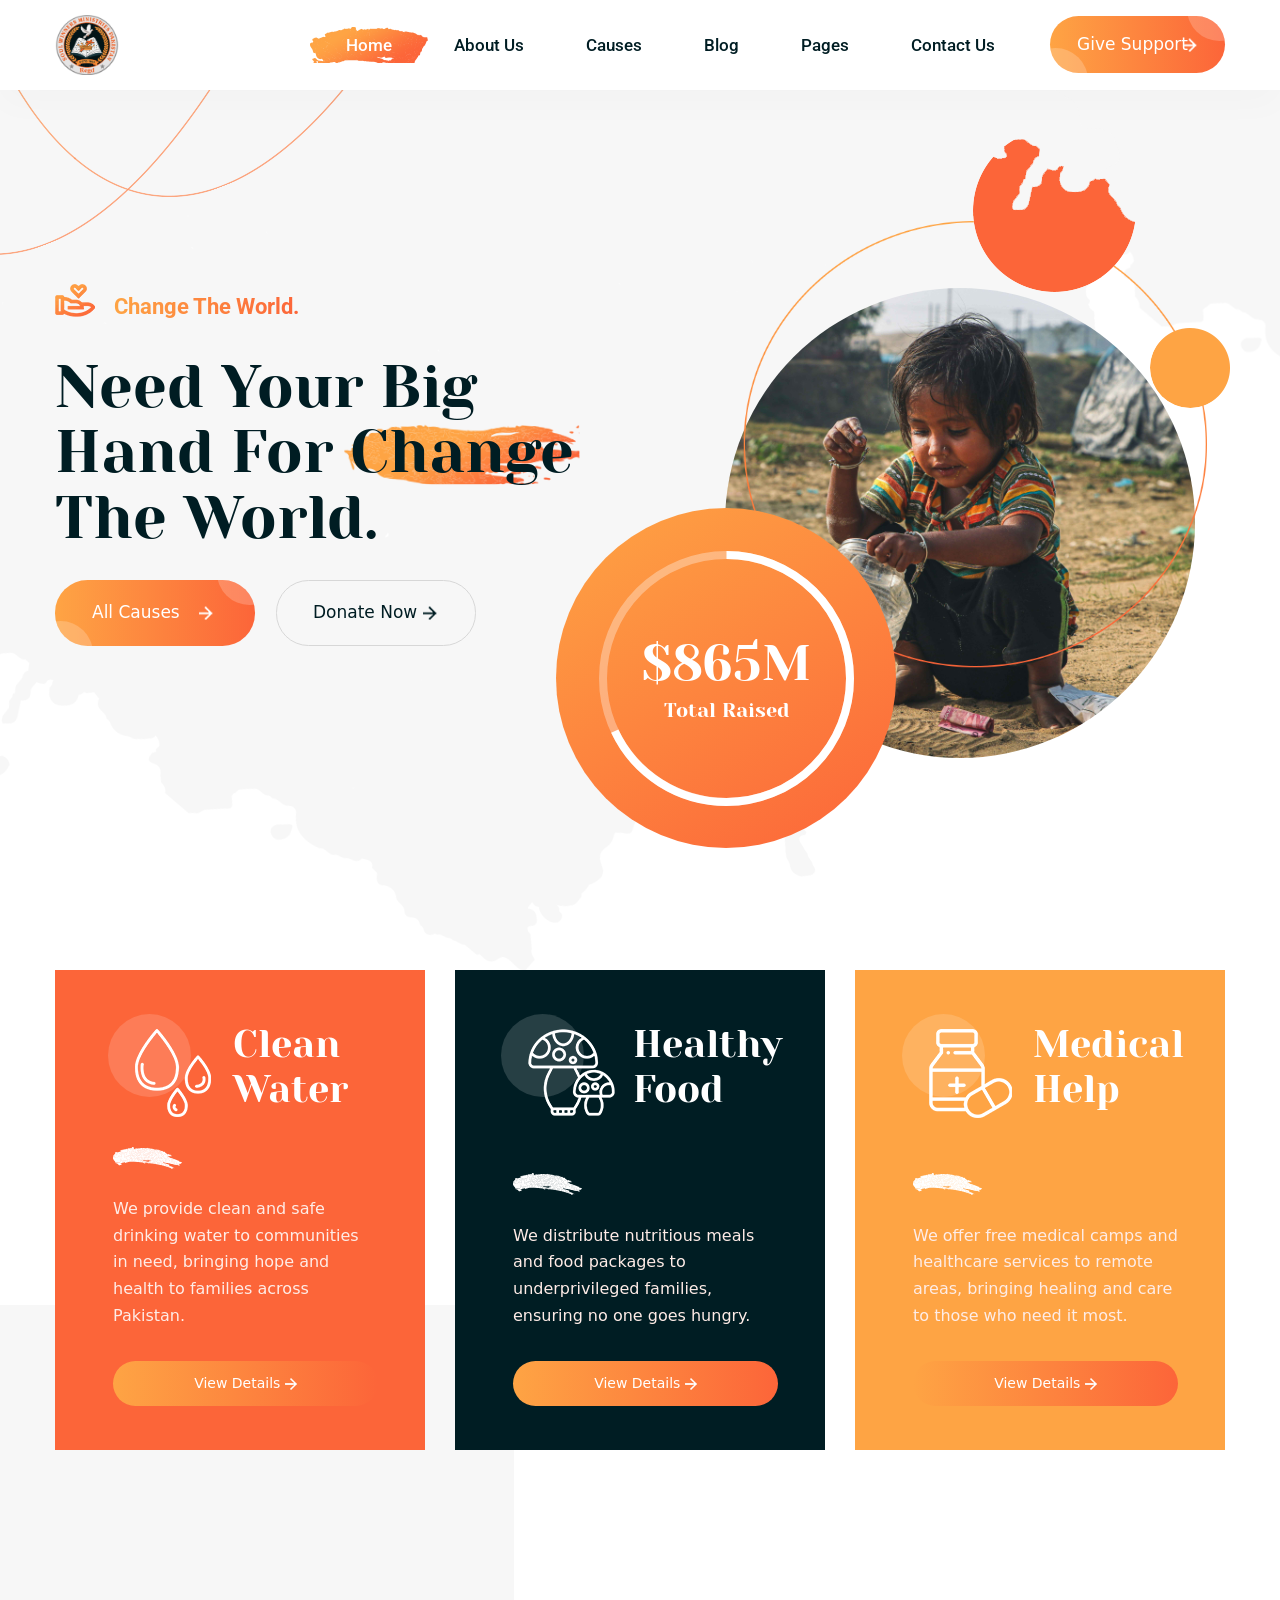
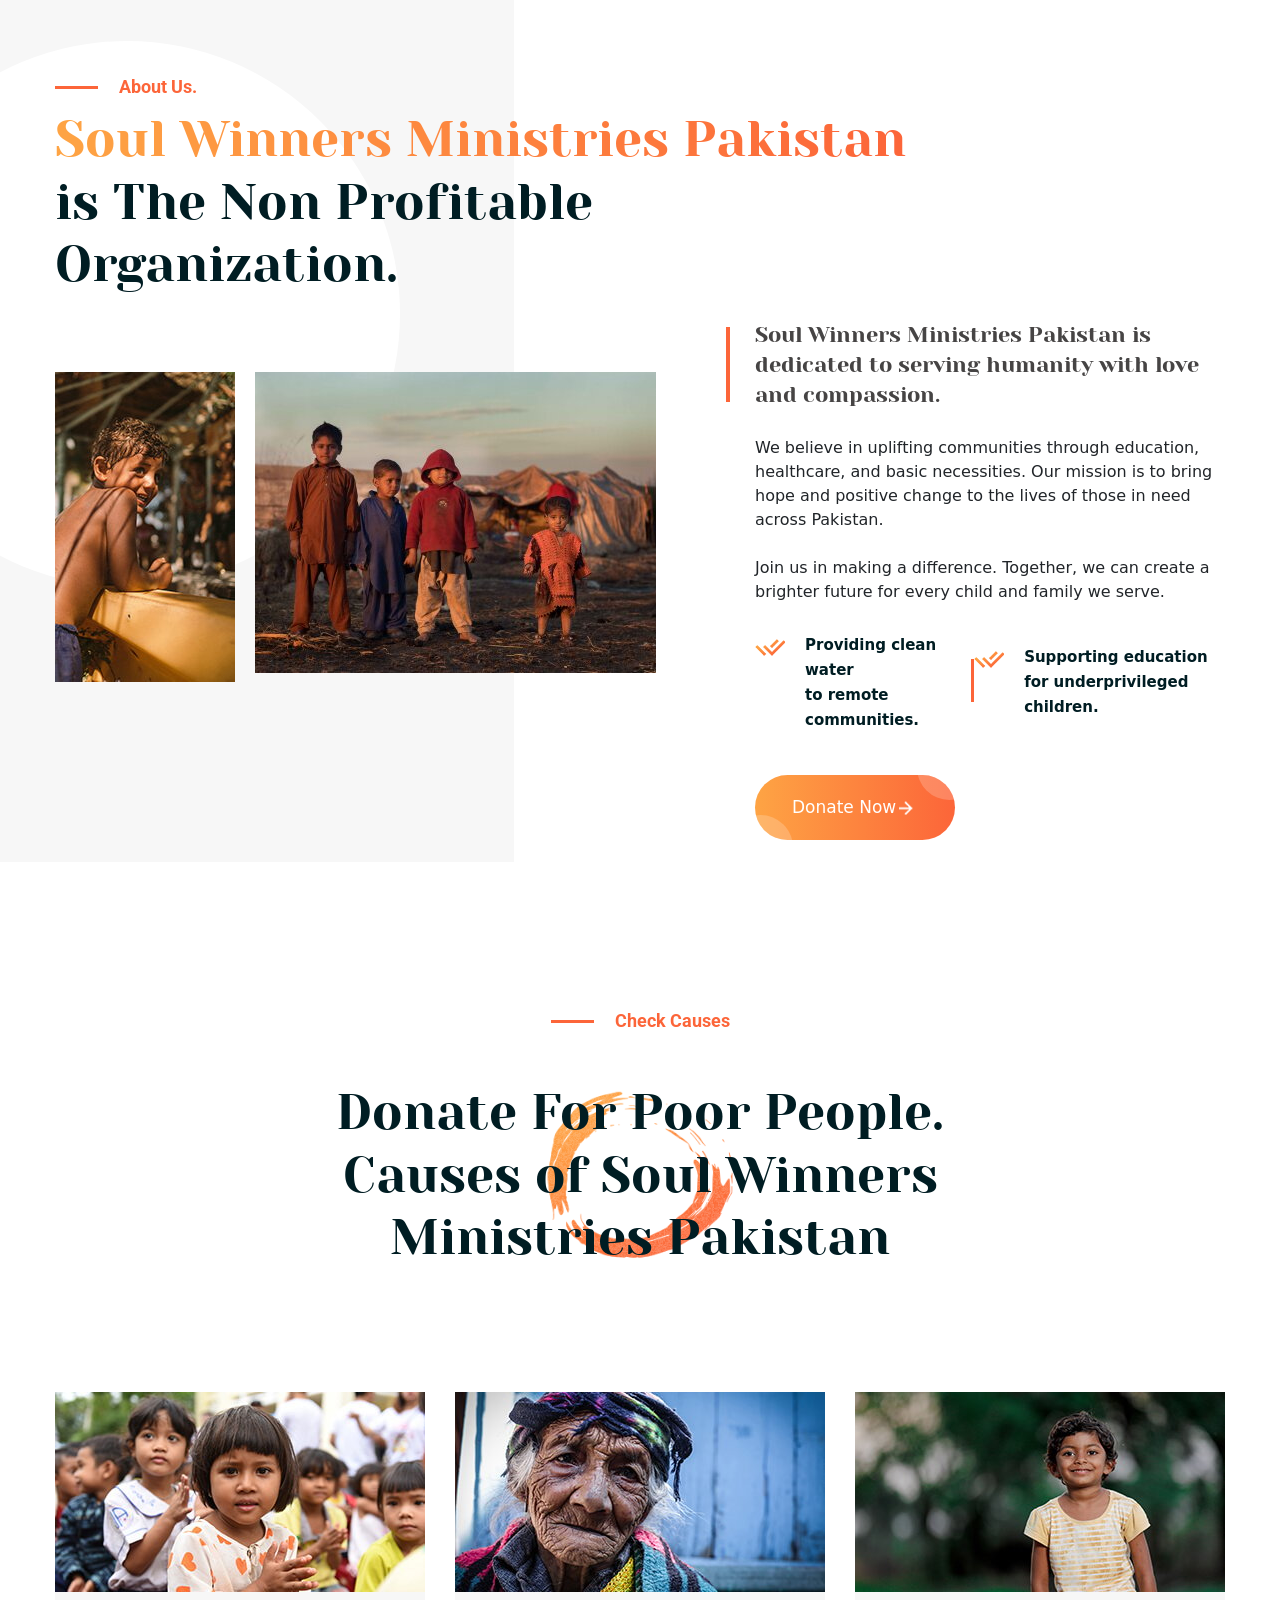
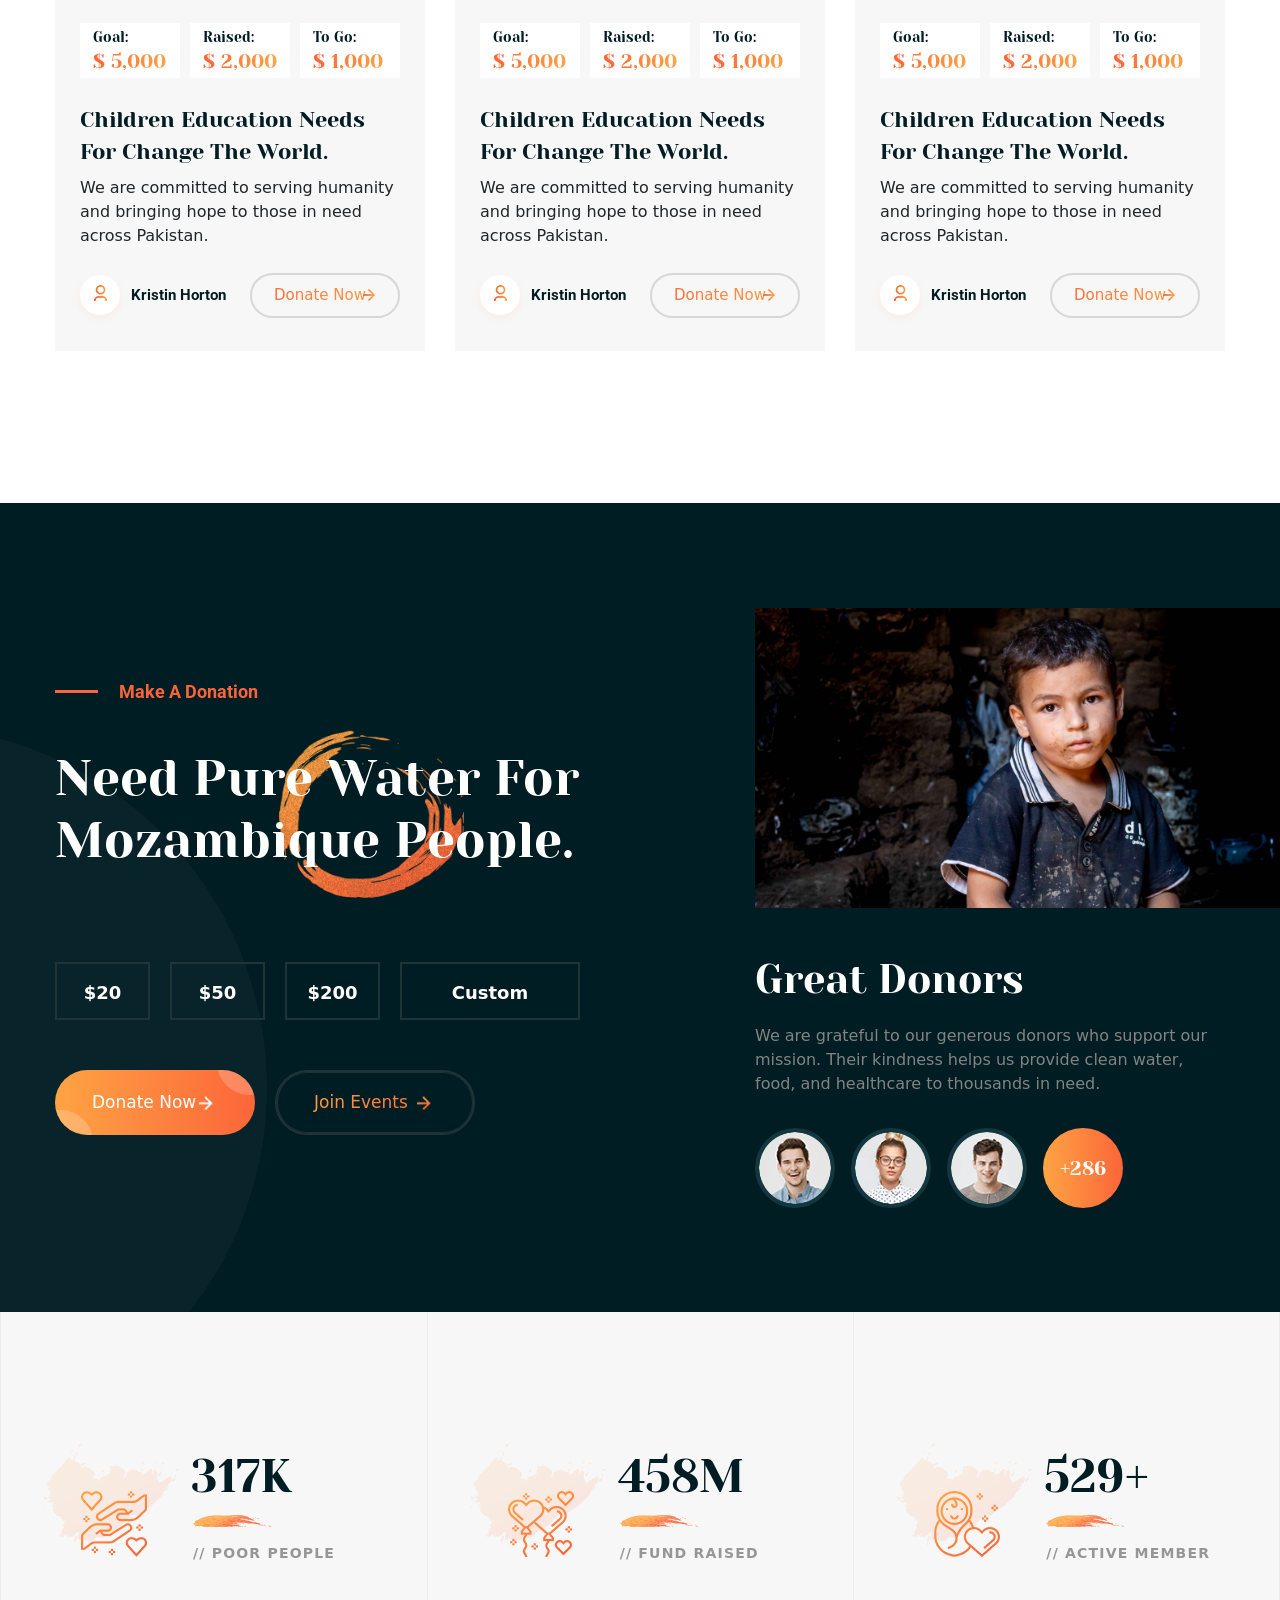
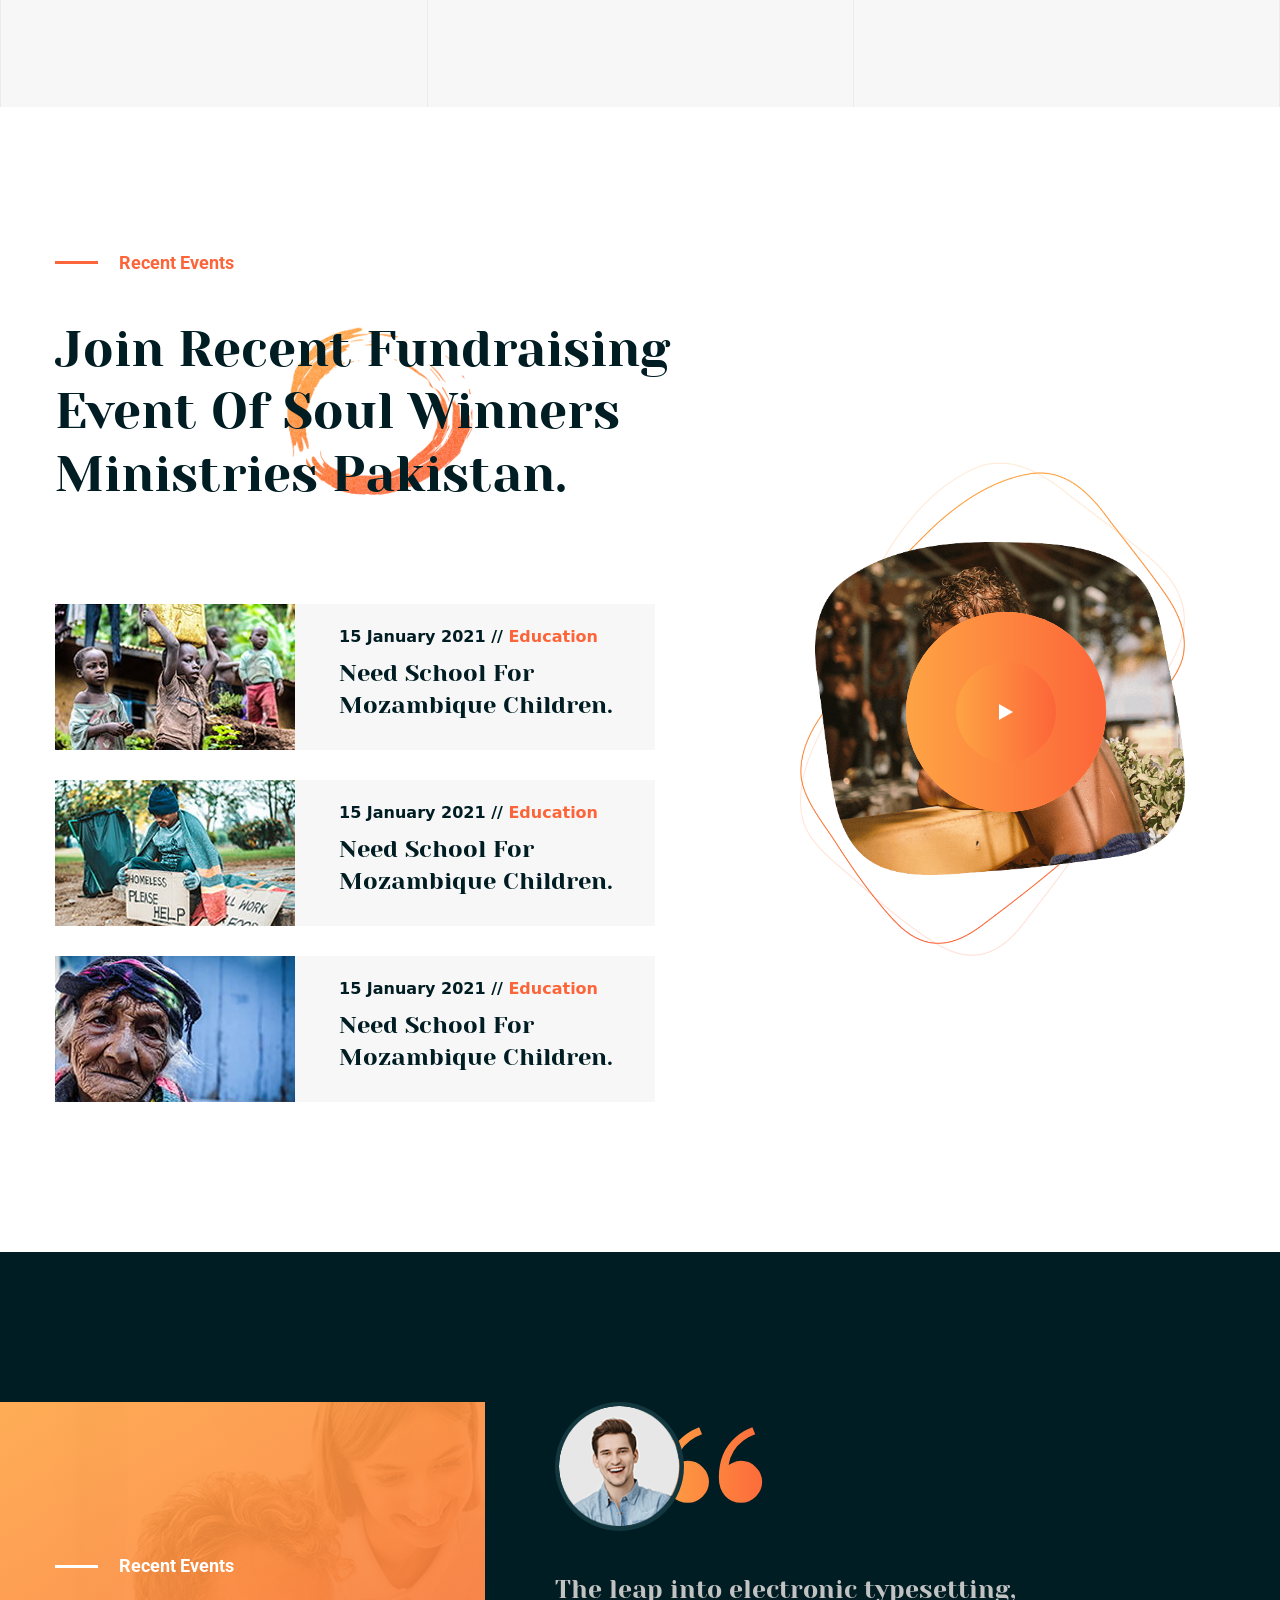
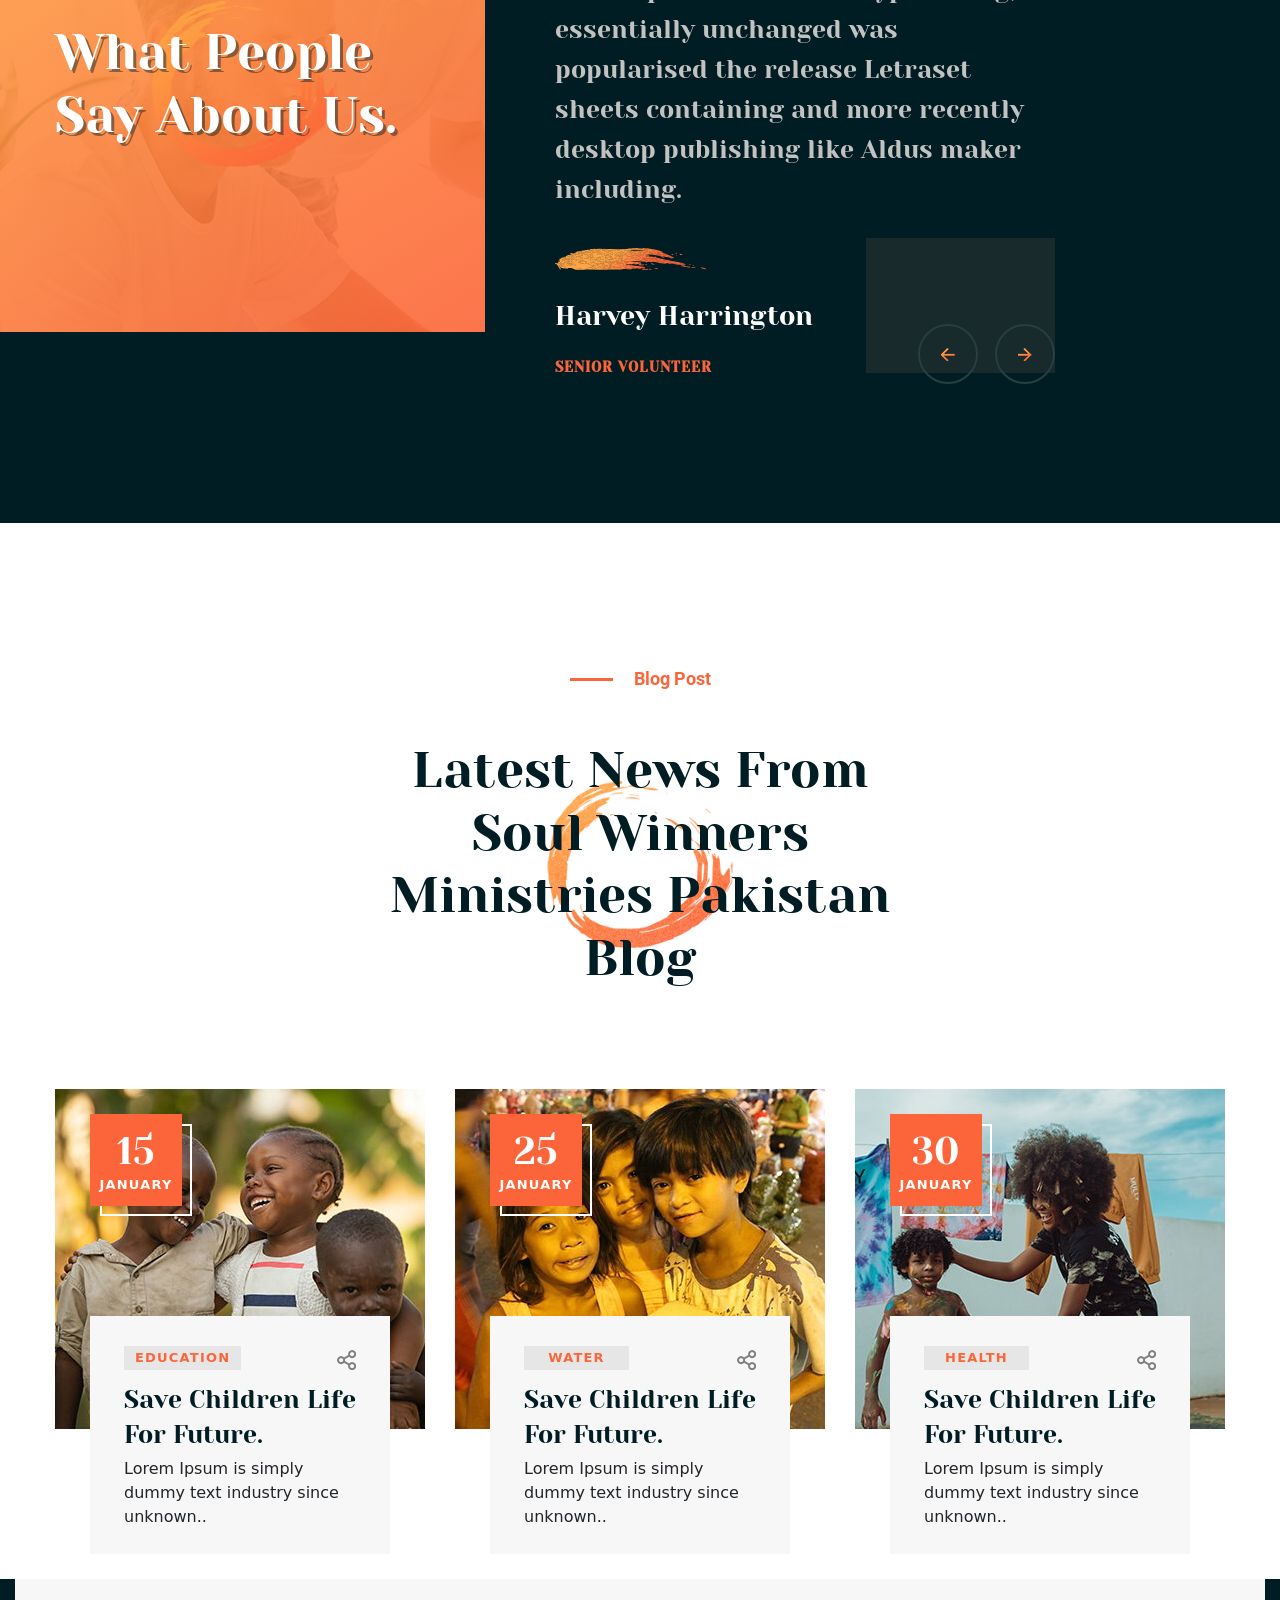
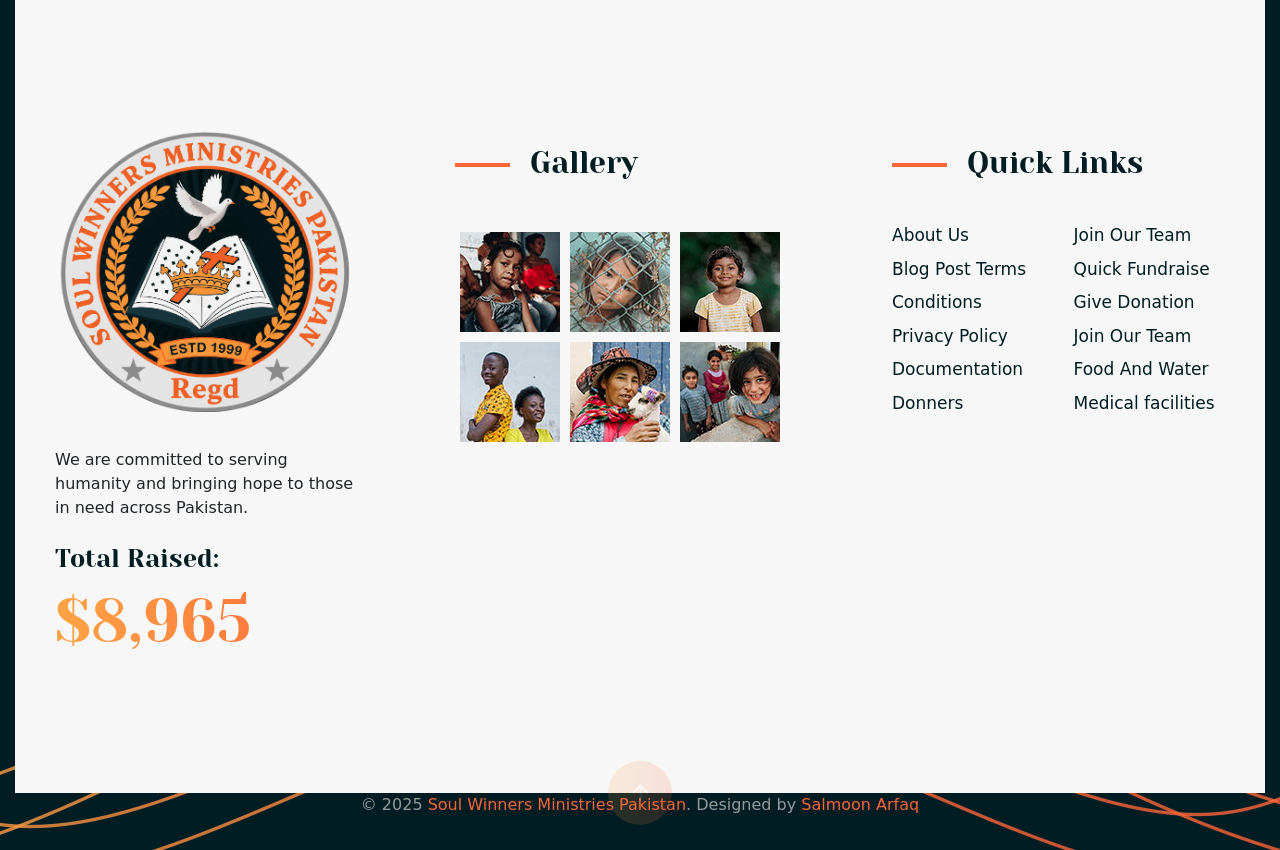
<file: index.html>
<!DOCTYPE html>
<html lang="en">


<!-- Mirrored from htmldemo.net/givest/givest/index.html by HTTrack Website Copier/3.x [XR&CO'2014], Mon, 27 Jul 2026 18:50:45 GMT -->
<head>
    <meta charset="utf-8">
    <meta http-equiv="X-UA-Compatible" content="IE=edge">
    <meta name="viewport" content="width=device-width, initial-scale=1.0" />

    <title>Soul Winners Ministries Pakistan</title>

    <!--== Favicon ==-->
    <link rel="shortcut icon" href="assets/img/soul_logo.png" type="image/png" />

    <!--== Google Fonts ==-->
    <link href="https://fonts.googleapis.com/css?family=Yeseva+One:400" rel="stylesheet">
    <link href="https://fonts.googleapis.com/css?family=Roboto:300,400,400i,500,500i,700,700i" rel="stylesheet">

    <!--== Bootstrap CSS ==-->
    <link href="assets/css/bootstrap.min.css" rel="stylesheet"/>
    <!--== Icofont CSS ==-->
    <link href="assets/css/icofont.css" rel="stylesheet"/>
    <!--== ElegantIcons CSS ==-->
    <link href="assets/css/elegantIcons.css" rel="stylesheet"/>
    <!--== Animate CSS ==-->
    <link href="assets/css/animate.css" rel="stylesheet"/>
    <!--== Aos CSS ==-->
    <link href="assets/css/aos.css" rel="stylesheet"/>
    <!--== FancyBox CSS ==-->
    <link href="assets/css/jquery.fancybox.min.css" rel="stylesheet"/>
    <!--== Slicknav CSS ==-->
    <link href="assets/css/slicknav.css" rel="stylesheet"/>
    <!--== Swiper CSS ==-->
    <link href="assets/css/swiper.min.css" rel="stylesheet"/>
    <!--== Main Style CSS ==-->
    <link href="assets/css/style.css" rel="stylesheet" />

</head>

<body>

<!--wrapper start-->
<div class="wrapper home-default-wrapper">

  <!--== Start Preloader Content ==-->
  <div class="preloader-wrap">
    <div class="preloader">
      <span class="dot"></span>
      <div class="dots">
        <span></span>
        <span></span>
        <span></span>
      </div>
    </div>
  </div>
  <!--== End Preloader Content ==-->

  <!--== Start Header Wrapper ==-->
  <header class="header-area header-default sticky-header">
    <div class="container">
      <div class="row align-items-center">
        <div class="col-5 col-sm-3 col-md-3 col-lg-2 pr-0">
          <div class="header-logo-area">
            <a href="index.html">
              <img class="logo-main" src="assets/img/soul_logo.png" alt="Logo" />
              <img class="logo-light" src="assets/img/soul_logo.png" alt="Logo" />
            </a>
          </div>
        </div>
        <div class="col-7 col-sm-9 col-md-9 col-lg-10">
          <div class="header-align">
            <div class="header-navigation-area">
              <ul class="main-menu nav justify-content-center">
                <li class="active"><a href="index.html">Home</a></li>
                <li><a href="about.html">About Us</a></li>
                <li class="has-submenu"><a href="causes.html">Causes</a>
                  <ul class="submenu-nav">
                    <li><a href="causes.html">Causes</a></li>
                    <li><a href="causes-details.html">Causes Details</a></li>
                  </ul>
                </li>
                <li class="has-submenu"><a href="blog.html">Blog</a>
                  <ul class="submenu-nav">
                    <li><a href="blog.html">Blog Grid</a></li>
                    <li><a href="blog-details.html">Blog Single</a></li>
                  </ul>
                </li>
                <li class="has-submenu"><a href="index.html">Pages</a>
                  <ul class="submenu-nav">
                    <li><a href="event-details.html">Event Details</a></li>
                    <li><a href="team.html">Team</a></li>
                  </ul>
                </li>
                <li><a href="contact.html">Contact Us</a></li>
              </ul>
            </div>
            <div class="header-action-area">
              <button class="btn-menu d-xl-none">
                <span></span>
                <span></span>
                <span></span>
              </button>
              <a href="contact.html" class="btn-theme btn-gradient btn-slide btn-style">Give Support <img class="icon icon-img" src="assets/img/icons/arrow-line-right2.png" alt="Icon"></a>
            </div>
          </div>
        </div>
      </div>
    </div>
  </header>
  <!--== End Header Wrapper ==-->
  
  <main class="main-content">
    <!--== Start Hero Area Wrapper ==-->
    <section class="home-slider-area slider-default">
      <div class="home-slider-content">
        <!-- Start Slide Item -->
        <div class="home-slider-item">
          <div class="slider-content-area">
            <div class="container">
              <div class="row">
                <div class="col-md-6 col-lg-6 col-xl-7">
                  <div class="content" data-aos="fade-right" data-aos-duration="1000">
                    <div class="subtitle-content">
                      <img src="assets/img/icons/1.png" alt="Soul Winners Ministries Pakistan-HasTech">
                      <h6>Change The World.</h6>
                    </div>
                    <div class="tittle-wrp">
                      <h2>Need Your Big Hand For <span>Change</span> The World.</h2>
                    </div>
                    <div class="btn-wrp">
                      <a href="causes.html" class="btn-theme btn-gradient btn-slide btn-style">All Causes <img class="icon icon-img" src="assets/img/icons/arrow-line-right2.png" alt="Icon"></a>
                      <a href="#/" class="btn-theme btn-border btn-black btn-style">Donate Now <img class="icon icon-img" src="assets/img/icons/arrow-right-line-dark.png" alt="Icon"></a>
                    </div>
                  </div>
                </div>
                <div class="col-md-5 offset-md-1 col-lg-5 offset-lg-1 col-xl-5 offset-xl-0">
                  <div class="layer-style">
                    <div class="thumb scene">
                      <span class="scene-layer" data-depth="0.20">                     
                        <img class="" src="assets/img/slider/1.jpg" alt="Image-Soul Winners Ministries Pakistan">
                      </span>
                      <div class="shape-circle scene">
                        <span class="scene-layer" data-depth="0.10">
                          <img src="assets/img/shape/circle1.png" alt="Image-Soul Winners Ministries Pakistan">
                        </span>
                        <span class="scene-layer" data-depth="0.40">                        
                          <img class="circle-img" src="assets/img/shape/2.png" alt="Image-Soul Winners Ministries Pakistan">
                        </span>
                      </div>
                    </div>
                    <div class="shape-style1 scene">
                      <span class="scene-layer" data-depth="0.30">
                        <img src="assets/img/shape/1.png" alt="Image-Soul Winners Ministries Pakistan">
                      </span>
                    </div>
                    <div class="donate-circle-wrp">
                      <div class="pie-chart-circle" data-size="255" data-line-width="8" data-line-cap="butt" data-track-color="#ffffff54" data-bar-color="#fff" data-percent="68"></div>
                      <div class="donate-content">
                        <div class="raised-amount">$865M</div>
                        <h5 class="donate-title">Total Raised</h5>
                      </div>
                    </div>
                  </div>
                </div>
              </div>
            </div>
            <div class="slider-shape">
              <div class="shape-style1">
                <img class="shape-img1" src="assets/img/shape/map1.png" alt="Image-Soul Winners Ministries Pakistan">
              </div>
              <div class="shape-style2">
                <img class="shape-img2" src="assets/img/shape/map2.png" alt="Image-Soul Winners Ministries Pakistan">
              </div>
              <div class="shape-style3">
                <img class="shape-img3" src="assets/img/shape/banner-line1.png" alt="Image-Soul Winners Ministries Pakistan">
              </div>
              <div class="shape-style4">
                <img class="shape-img3" src="assets/img/shape/banner-line2.png" alt="Image-Soul Winners Ministries Pakistan">
              </div>
            </div>
          </div>
        </div>
        <!-- End Slide Item -->
      </div>
    </section>
    <!--== End Hero Area Wrapper ==-->

    <!--== Start Service Area ==-->
    <section class="service-area service-default-area">
      <div class="container">
        <div class="row icon-box-style1" data-aos="fade-up" data-aos-duration="1000">
          <div class="col-md-6 col-lg-4">
            <div class="icon-box-item item-one mb-md-30">
              <div class="icon-box-top">
                <div class="icon-box">
                  <img class="icon-img" src="assets/img/icons/s1.png" alt="Icon">
                </div>
                <h4 class="title">Clean Water</h4>
              </div>
              <div class="content">
                <div class="separator-line">
                  <img src="assets/img/shape/line-s1.png" alt="Soul Winners Ministries Pakistan-HasTech">
                </div>
                <p>We provide clean and safe drinking water to communities in need, bringing hope and health to families across Pakistan.</p>
                <a href="causes-details.html" class="btn btn-outline">View Details <img class="icon icon-img" src="assets/img/icons/arrow-line-right.png" alt="Icon"></a>
              </div>
            </div>
          </div>
          <div class="col-md-6 col-lg-4">
            <div class="icon-box-item item-two mb-md-30">
              <div class="icon-box-top">
                <div class="icon-box">
                  <img class="icon-img" src="assets/img/icons/s2.png" alt="Icon">
                </div>
                <h4 class="title">Healthy Food</h4>
              </div>
              <div class="content">
                <div class="separator-line">
                  <img src="assets/img/shape/line-s1.png" alt="Soul Winners Ministries Pakistan-HasTech">
                </div>
                <p>We distribute nutritious meals and food packages to underprivileged families, ensuring no one goes hungry.</p>
                <a href="causes-details.html" class="btn btn-outline">View Details <img class="icon icon-img" src="assets/img/icons/arrow-line-right.png" alt="Icon"></a>
              </div>
            </div>
          </div>
          <div class="col-md-6 col-lg-4">
            <div class="icon-box-item item-three">
              <div class="icon-box-top">
                <div class="icon-box">
                  <img class="icon-img" src="assets/img/icons/s3.png" alt="Icon">
                </div>
                <h4 class="title">Medical Help</h4>
              </div>
              <div class="content">
                <div class="separator-line">
                  <img src="assets/img/shape/line-s1.png" alt="Soul Winners Ministries Pakistan-HasTech">
                </div>
                <p>We offer free medical camps and healthcare services to remote areas, bringing healing and care to those who need it most.</p>
                <a href="causes-details.html" class="btn btn-outline">View Details <img class="icon icon-img" src="assets/img/icons/arrow-line-right.png" alt="Icon"></a>
              </div>
            </div>
          </div>
        </div>
      </div>
    </section>
    <!--== End Service Area ==-->

    <!--== Start About Area ==-->
    <section class="about-area about-default-area">
      <div class="container">
        <div class="row">
          <div class="col-lg-9">
            <div class="section-title position-relative z-index-1" data-aos="fade-up" data-aos-duration="1000">
              <h5 class="subtitle line-theme-color">About Us.</h5>
              <h2 class="title"><span>Soul Winners Ministries Pakistan</span> is The Non Profitable Organization.</h2>
            </div>
          </div>
        </div>
        <div class="row">
          <div class="col-lg-6 col-xl-7">
            <div class="layer-style" data-aos="fade-up" data-aos-duration="1100">
              <div class="thumb">
                <div class="row m-0">
                  <div class="col-sm-4 col-md-4 col-lg-4 col-xl-4 p-0 d-none d-sm-block d-lg-none d-xl-block tilt-animation">
                    <img src="assets/img/about/1.jpg" alt="Image-Soul Winners Ministries Pakistan">
                  </div>
                  <div class="col-sm-8 col-md-8 col-lg-12 col-xl-8 p-0 tilt-animation">
                    <img class="img-two" src="assets/img/about/2.jpg" alt="Image-Soul Winners Ministries Pakistan">
                  </div>
                </div>
              </div>
            </div>
          </div>
          <div class="col-lg-6 col-xl-5">
            <div class="about-content" data-aos="fade-up" data-aos-duration="1100">
              <p class="text-style">Soul Winners Ministries Pakistan is dedicated to serving humanity with love and compassion.</p>
              <p>We believe in uplifting communities through education, healthcare, and basic necessities. Our mission is to bring hope and positive change to the lives of those in need across Pakistan.</p>
              <p class="mb-0">Join us in making a difference. Together, we can create a brighter future for every child and family we serve.</p>
              <ul class="list-icon-style">
                <li><img class="icon-img" src="assets/img/icons/check-double-line.png" alt="Image-Soul Winners Ministries Pakistan"> Providing clean water <br>to remote communities.</li>
                <li class="line-center"></li>
                <li><img class="icon-img" src="assets/img/icons/check-double-line.png" alt="Image-Soul Winners Ministries Pakistan"> Supporting education <br>for underprivileged children.</li>
              </ul>
              <a href="#/" class="btn-theme btn-gradient btn-slide">Donate Now <img class="icon icon-img" src="assets/img/icons/arrow-line-right2.png" alt="Icon"></a>
            </div>
          </div>
        </div>
      </div>
    </section>
    <!--== End About Area ==-->

    <!--== Start Causes Area ==-->
    <section class="causes-area causes-default-area">
      <div class="container">
        <div class="row">
          <div class="col-lg-8 m-auto">
            <div class="section-title text-center" data-aos="fade-up" data-aos-duration="1000">
              <h5 class="subtitle line-theme-color">Check Causes</h5>
              <h2 class="title title-style">Donate For Poor People. Causes of Soul Winners Ministries Pakistan <img class="img-shape" src="assets/img/shape/3.png" alt="Image-Soul Winners Ministries Pakistan"></h2>
            </div>
          </div>
        </div>
        <div class="row" data-aos="fade-up" data-aos-duration="1000">
          <div class="col-md-6 col-lg-4">
            <div class="causes-item mb-md-30">
              <div class="thumb">
                <img src="assets/img/causes/01.jpg" alt="Soul Winners Ministries Pakistan-HasTech">
              </div>
              <div class="content">
                <ul class="donate-info">
                  <li class="info-item">
                    <span class="info-title">Goal:</span>
                    <span class="amount">$ 5,000</span>
                  </li>
                  <li class="info-item">
                    <span class="info-title">Raised:</span>
                    <span class="amount">$ 2,000</span>
                  </li>
                  <li class="info-item">
                    <span class="info-title">To Go:</span>
                    <span class="amount">$ 1,000</span>
                  </li>
                </ul>
                <h4 class="title"><a href="causes-details.html">Children Education Needs For Change The World.</a></h4>
                <p>We are committed to serving humanity and bringing hope to those in need across Pakistan.</p>
              </div>
              <div class="causes-footer">
                <div class="admin">
                  <h5><a href="causes.html"><span class="icon-img"><img src="assets/img/icons/admin1.png" alt="Icon"></span> Kristin Horton</a></h5>
                </div>
                <a class="btn-theme btn-border-gradient gray-border btn-size-md" href="#"><span>Donate Now <img class="icon icon-img" src="assets/img/icons/arrow-line-right-gradient.png" alt="Icon"></span></a>
              </div>
            </div>
          </div>
          <div class="col-md-6 col-lg-4">
            <div class="causes-item mb-md-30">
              <div class="thumb">
                <img src="assets/img/causes/02.jpg" alt="Soul Winners Ministries Pakistan-HasTech">
              </div>
              <div class="content">
                <ul class="donate-info">
                  <li class="info-item">
                    <span class="info-title">Goal:</span>
                    <span class="amount">$ 5,000</span>
                  </li>
                  <li class="info-item">
                    <span class="info-title">Raised:</span>
                    <span class="amount">$ 2,000</span>
                  </li>
                  <li class="info-item">
                    <span class="info-title">To Go:</span>
                    <span class="amount">$ 1,000</span>
                  </li>
                </ul>
                <h4 class="title"><a href="causes-details.html">Children Education Needs For Change The World.</a></h4>
                <p>We are committed to serving humanity and bringing hope to those in need across Pakistan.</p>
              </div>
              <div class="causes-footer">
                <div class="admin">
                  <h5><a href="causes.html"><span class="icon-img"><img src="assets/img/icons/admin1.png" alt="Icon"></span> Kristin Horton</a></h5>
                </div>
                <a class="btn-theme btn-border-gradient gray-border btn-size-md" href="#"><span>Donate Now <img class="icon icon-img" src="assets/img/icons/arrow-line-right-gradient.png" alt="Icon"></span></a>
              </div>
            </div>
          </div>
          <div class="col-md-6 col-lg-4">
            <div class="causes-item">
              <div class="thumb">
                <img src="assets/img/causes/03.jpg" alt="Soul Winners Ministries Pakistan-HasTech">
              </div>
              <div class="content">
                <ul class="donate-info">
                  <li class="info-item">
                    <span class="info-title">Goal:</span>
                    <span class="amount">$ 5,000</span>
                  </li>
                  <li class="info-item">
                    <span class="info-title">Raised:</span>
                    <span class="amount">$ 2,000</span>
                  </li>
                  <li class="info-item">
                    <span class="info-title">To Go:</span>
                    <span class="amount">$ 1,000</span>
                  </li>
                </ul>
                <h4 class="title"><a href="causes-details.html">Children Education Needs For Change The World.</a></h4>
                <p>We are committed to serving humanity and bringing hope to those in need across Pakistan.</p>
              </div>
              <div class="causes-footer">
                <div class="admin">
                  <h5><a href="causes.html"><span class="icon-img"><img src="assets/img/icons/admin1.png" alt="Icon"></span> Kristin Horton</a></h5>
                </div>
                <a class="btn-theme btn-border-gradient gray-border btn-size-md" href="#"><span>Donate Now <img class="icon icon-img" src="assets/img/icons/arrow-line-right-gradient.png" alt="Icon"></span></a>
              </div>
            </div>
          </div>
        </div>
      </div>
    </section>
    <!--== End Causes Area ==-->

    <!--== Start Donate Area ==-->
    <section class="donate-area donate-default-area bgcolor-theme3">
      <div class="container">
        <div class="row">
          <div class="col-lg-7 col-xxl-7">
            <div class="content" data-aos="fade-up" data-aos-duration="1000">
              <div class="section-title">
                <h5 class="subtitle line-theme-color mb-7">Make A Donation</h5>
                <h2 class="title title-style text-white">Need Pure Water For Mozambique People. <img class="img-shape" src="assets/img/shape/3.png" alt="Image-Soul Winners Ministries Pakistan"></h2>
              </div>
              <div class="donate-form">
                <form action="#">
                  <div class="amount-info">
                    <div class="donate-amount">$20</div>
                    <div class="donate-amount">$50</div>
                    <div class="donate-amount">$200</div>
                    <div class="donate-amount donate-custom-amount">
                      <input class="form-control" type="text" placeholder="Custom">
                    </div>
                  </div>
                  <div class="btn-wrp">
                    <a href="#/" class="btn-theme btn-gradient btn-slide">Donate Now <img class="icon icon-img" src="assets/img/icons/arrow-line-right2.png" alt="Icon"></a>
                    <a href="#/" class="btn-theme btn-gradient btn-border">Join Events <img class="icon icon-img" src="assets/img/icons/arrow-line-right2-gradient.png" alt="Icon"></a>
                  </div>
                </form>
              </div>
            </div>
          </div>
          <div class="col-lg-5 col-xxl-4 offset-xxl-1">
            <div class="donners-content">
              <div class="thumb-bg-layer" data-aos="fade-left" data-aos-duration="1000" data-bg-img="assets/img/photos/bg-donate1.jpg"></div>
              <div class="donners-info" data-aos="fade-up" data-aos-duration="1000">
                <h3>Great Donors</h3>
                <p>We are grateful to our generous donors who support our mission. Their kindness helps us provide clean water, food, and healthcare to thousands in need.</p>
                <div class="donners-item">
                  <div class="donner-item">
                    <img src="assets/img/photos/donner1.png" alt="Image-Soul Winners Ministries Pakistan">
                  </div>
                  <div class="donner-item">
                    <img src="assets/img/photos/donner2.png" alt="Image-Soul Winners Ministries Pakistan">
                  </div>
                  <div class="donner-item">
                    <img src="assets/img/photos/donner3.png" alt="Image-Soul Winners Ministries Pakistan">
                  </div>
                  <div class="donner-item donner-number">+286</div>
                </div>
              </div>
            </div>
          </div>
        </div>
      </div>
    </section>
    <!--== End Donate Area ==-->

    <!--== Start Funfact Area ==-->
    <section class="funfact-area funfact-default-area">
      <div class="container">
        <div class="row row-gutter-0 funfact-items-style1" data-aos="fade-up" data-aos-duration="1000">
          <div class="col-sm-6 col-md-4 funfact-item">
            <div class="inner-content">
              <div class="icon-box">
                <img class="icon" src="assets/img/icons/f1.png" alt="Image-Soul Winners Ministries Pakistan">
                <img class="shape-img" src="assets/img/shape/4.png" alt="Image-Soul Winners Ministries Pakistan">
              </div>
              <div class="content">
                <div class="number">
                  <h2><span class="counter-animate">598</span>K</h2>
                </div>
                <img class="line-shape" src="assets/img/shape/funfact-line1.png" alt="Image-Soul Winners Ministries Pakistan">
                <p class="title">// Poor People</p>
              </div>
            </div>
          </div>
          <div class="col-sm-6 col-md-4 funfact-item">
            <div class="inner-content">
              <div class="icon-box">
                <img class="icon" src="assets/img/icons/f2.png" alt="Image-Soul Winners Ministries Pakistan">
                <img class="shape-img" src="assets/img/shape/4.png" alt="Image-Soul Winners Ministries Pakistan">
              </div>
              <div class="content">
                <div class="number">
                  <h2><span class="counter-animate">865</span>M</h2>
                </div>
                <img class="line-shape" src="assets/img/shape/funfact-line1.png" alt="Image-Soul Winners Ministries Pakistan">
                <p class="title">// Fund raised</p>
              </div>
            </div>
          </div>
          <div class="col-sm-6 col-md-4 funfact-item">
            <div class="inner-content">
              <div class="icon-box">
                <img class="icon" src="assets/img/icons/f3.png" alt="Image-Soul Winners Ministries Pakistan">
                <img class="shape-img" src="assets/img/shape/4.png" alt="Image-Soul Winners Ministries Pakistan">
              </div>
              <div class="content">
                <div class="number">
                  <h2><span class="counter-animate">998</span>+</h2>
                </div>
                <img class="line-shape" src="assets/img/shape/funfact-line1.png" alt="Image-Soul Winners Ministries Pakistan">
                <p class="title">// Active Member</p>
              </div>
            </div>
          </div>
        </div>
      </div>
    </section>
    <!--== End Funfact Area ==-->

    <!--== Start Events Area ==-->
    <section class="events-area events-default-area">
      <div class="container">
        <div class="row">
          <div class="col-lg-8">
            <div class="section-title" data-aos="fade-up" data-aos-duration="1000">
              <h5 class="subtitle line-theme-color mb-7">Recent Events</h5>
              <h2 class="title title-style">Join Recent Fundraising Event Of Soul Winners Ministries Pakistan. <img class="img-shape" src="assets/img/shape/3.png" alt="Image-Soul Winners Ministries Pakistan"></h2>
            </div>
            <div class="events-content events-list" data-aos="fade-up" data-aos-duration="1000">
              <div class="event-item">
                <div class="thumb">
                  <img class="thumb-img" src="assets/img/events/1.jpg" alt="Image-Soul Winners Ministries Pakistan">
                  <a href="event-details.html" class="btn-theme btn-gradient btn-size-sm">Join Now <img class="icon icon-img" src="assets/img/icons/arrow-line-right.png" alt="Icon"></a>
                </div>
                <div class="content">
                  <div class="event-info">15 January 2021  // <span>Education</span></div>
                  <h4 class="event-name"><a href="event-details.html">Need School For Mozambique Children.</a></h4>
                </div>
              </div>
              <div class="event-item">
                <div class="thumb">
                  <img class="thumb-img" src="assets/img/events/2.jpg" alt="Image-Soul Winners Ministries Pakistan">
                  <a href="event-details.html" class="btn-theme btn-gradient btn-size-sm">Join Now <img class="icon icon-img" src="assets/img/icons/arrow-line-right.png" alt="Icon"></a>
                </div>
                <div class="content">
                  <div class="event-info">15 January 2021  // <span>Education</span></div>
                  <h4 class="event-name"><a href="event-details.html">Need School For Mozambique Children.</a></h4>
                </div>
              </div>
              <div class="event-item">
                <div class="thumb">
                  <img class="thumb-img" src="assets/img/events/3.jpg" alt="Image-Soul Winners Ministries Pakistan">
                  <a href="event-details.html" class="btn-theme btn-gradient btn-size-sm">Join Now <img class="icon icon-img" src="assets/img/icons/arrow-line-right.png" alt="Icon"></a>
                </div>
                <div class="content">
                  <div class="event-info">15 January 2021  // <span>Education</span></div>
                  <h4 class="event-name"><a href="event-details.html">Need School For Mozambique Children.</a></h4>
                </div>
              </div>
            </div>
          </div>
          <div class="col-8 offset-2 col-sm-8 offset-sm-2 col-md-8 offset-md-2 col-lg-4 offset-lg-0">
            <div class="layer-style" data-aos="fade-left" data-aos-duration="1000">
              <div class="thumb tilt-animation">
                <img src="assets/img/photos/event1.png" alt="Image-Soul Winners Ministries Pakistan">
                <div class="play-video-btn">
                  <a class="btn-play play-video-popup wave-btn" href="https://player.vimeo.com/video/174392490?dnt=1&amp;app_id=122963"><span></span><span></span><span></span><div class="icon"><img src="assets/img/icons/play.png" alt="Icon"></div></a>
                </div>
              </div>
              <div class="shape-style1">
                <img src="assets/img/shape/line1.png" alt="Image-Soul Winners Ministries Pakistan">
              </div>
              <div class="shape-style2">
                <img src="assets/img/shape/line2.png" alt="Image-Soul Winners Ministries Pakistan">
              </div>
              <div class="shape-style3">
                <img src="assets/img/shape/line3.png" alt="Image-Soul Winners Ministries Pakistan">
              </div>
              <div class="shape-style4">
                <img src="assets/img/shape/line4.png" alt="Image-Soul Winners Ministries Pakistan">
              </div>
            </div>
          </div>
        </div>
      </div>
    </section>
    <!--== End Events Area ==-->

    <!--== Start Testimonial Area ==-->
    <section class="testimonial-area testimonial-default-area bgcolor-theme3">
      <div class="container">
        <div class="row">
          <div class="col-md-12 col-lg-4 col-xl-5">
            <div class="title-wrp" data-bg-img="assets/img/testimonial/bg-testi1.jpg" data-aos="fade-right" data-aos-duration="1000">
              <div class="section-title">
                <h5 class="subtitle line-white-color text-white mb-7">Recent Events</h5>
                <h2 class="title title-style text-white">What People Say About Us. <img class="img-shape" src="assets/img/shape/3.png" alt="Image-Soul Winners Ministries Pakistan"></h2>
              </div>
            </div>
          </div>
          <div class="col-md-12 col-lg-7 col-xl-6">
            <div class="testimonial-content" data-aos="fade-up" data-aos-duration="1000">
              <div class="testimonial-slider-content">
                <div class="swiper-container testimonial-slider-container">
                  <div class="swiper-wrapper testimonial-slider">
                    <div class="swiper-slide testimonial-single">
                      <div class="client-thumb-wrp">
                        <div class="client-thumb">
                          <img src="assets/img/testimonial/1.png" alt="Image-Soul Winners Ministries Pakistan">
                        </div>
                        <div class="quote-icon">“</div>
                      </div>
                      <div class="client-content">
                        <p>The leap into electronic typesetting, essentially unchanged was popularised the release Letraset sheets containing and more recently desktop publishing like Aldus maker including.</p>
                      </div>
                      <div class="client-info">
                        <img class="shape-line-img" src="assets/img/shape/line-t1.png" alt="Image-Soul Winners Ministries Pakistan">
                        <h4 class="name">Harvey Harrington</h4>
                        <h6 class="designation">Senior Volunteer</h6>
                      </div>
                    </div>
                    <div class="swiper-slide testimonial-single">
                      <div class="client-thumb-wrp">
                        <div class="client-thumb">
                          <img src="assets/img/testimonial/2.png" alt="Image-Soul Winners Ministries Pakistan">
                        </div>
                        <div class="quote-icon">“</div>
                      </div>
                      <div class="client-content">
                        <p>It is long established fact that reader will distract by the readable content a page when looking atten layout. The point of using  and that it has a normal distribution of letters</p>
                      </div>
                      <div class="client-info">
                        <img class="shape-line-img" src="assets/img/shape/line-t1.png" alt="Image-Soul Winners Ministries Pakistan">
                        <h4 class="name">Julia Steve</h4>
                        <h6 class="designation">Senior Volunteer</h6>
                      </div>
                    </div>
                  </div>
                  <!-- Add Arrows -->
                  <div class="navigation-wrp">
                    <div class="swiper-button-prev"><img class="icon-img" src="assets/img/icons/test-arrow-left.png" alt="Image-Icon"></div>
                    <div class="swiper-button-next"><img class="icon-img" src="assets/img/icons/test-arrow-right.png" alt="Image-Icon"></div>
                  </div>
                </div>
              </div>
            </div>
          </div>
        </div>
      </div>
    </section>
    <!--== End Testimonial Area ==-->

    <!--== Start Blog Area Wrapper ==-->
    <section class="blog-area blog-default-area">
      <div class="container">
        <div class="row">
          <div class="col-md-8 col-lg-6 m-auto">
            <div class="section-title text-center" data-aos="fade-up" data-aos-duration="1000">
              <h5 class="subtitle line-theme-color">Blog Post</h5>
              <h2 class="title title-style">Latest News From Soul Winners Ministries Pakistan Blog <img class="img-shape" src="assets/img/shape/3.png" alt="Image-Soul Winners Ministries Pakistan"></h2>
            </div>
          </div>
        </div>
        <div class="row" data-aos="fade-up" data-aos-duration="1000">
          <div class="col-md-6 col-lg-4">
            <!--== Start Blog Post Item ==-->
            <div class="post-item mb-md-150">
              <div class="thumb">
                <a href="blog-details.html"><img src="assets/img/blog/1.jpg" alt="Soul Winners Ministries Pakistan-Blog"></a>
                <div class="meta-date">
                  <a href="blog.html"><span>15</span> January</a>
                </div>
                <div class="shape-line"></div>
              </div>
              <div class="content">
                <div class="inner-content">
                  <div class="meta">
                    <a class="post-category" href="blog.html">Education</a>
                    <div class="post-share">
                      <a class="icon-share" href="blog.html"><img src="assets/img/icons/share-line-gradient.png" alt="Icon"></a>
                      <ul>
                        <li><a class="color-facebook" href="#/"><i class="social_facebook"></i></a></li>
                        <li><a class="color-twitter" href="#/"><i class="social_twitter"></i></a></li>
                        <li><a class="color-dribbble" href="#/"><i class="social_dribbble"></i></a></li>
                        <li><a class="color-pinterest" href="#/"><i class="social_pinterest"></i></a></li>
                      </ul>
                    </div>
                  </div>
                  <h4 class="title">
                    <a href="blog-details.html">Save Children Life For Future.</a>
                  </h4>
                  <p>Lorem Ipsum is simply dummy text industry since unknown..</p>
                </div>
                <div class="post-footer">
                  <a href="blog-details.html" class="btn-theme btn-border-gradient btn-size-xs"><span>Details <img class="icon icon-img" src="assets/img/icons/arrow-line-right-gradient.png" alt="Icon"></span></a>
                  <a class="post-author" href="blog.html">By: Robbins</a>
                </div>
              </div>
            </div>
            <!--== End Blog Post Item ==-->
          </div>

          <div class="col-md-6 col-lg-4">
            <!--== Start Blog Post Item ==-->
            <div class="post-item mb-md-150">
              <div class="thumb">
                <a href="blog-details.html"><img src="assets/img/blog/2.jpg" alt="Soul Winners Ministries Pakistan-Blog"></a>
                <div class="meta-date">
                  <a href="blog.html"><span>25</span> January</a>
                </div>
                <div class="shape-line"></div>
              </div>
              <div class="content">
                <div class="inner-content">
                  <div class="meta">
                    <a class="post-category" href="blog.html">Water</a>
                    <div class="post-share">
                      <a class="icon-share" href="blog.html"><img src="assets/img/icons/share-line-gradient.png" alt="Icon"></a>
                      <ul>
                        <li><a class="color-facebook" href="#/"><i class="social_facebook"></i></a></li>
                        <li><a class="color-twitter" href="#/"><i class="social_twitter"></i></a></li>
                        <li><a class="color-dribbble" href="#/"><i class="social_dribbble"></i></a></li>
                        <li><a class="color-pinterest" href="#/"><i class="social_pinterest"></i></a></li>
                      </ul>
                    </div>
                  </div>
                  <h4 class="title">
                    <a href="blog-details.html">Save Children Life For Future.</a>
                  </h4>
                  <p>Lorem Ipsum is simply dummy text industry since unknown..</p>
                </div>
                <div class="post-footer">
                  <a href="blog-details.html" class="btn-theme btn-border-gradient btn-size-xs"><span>Details <img class="icon icon-img" src="assets/img/icons/arrow-line-right-gradient.png" alt="Icon"></span></a>
                  <a class="post-author" href="blog.html">By: Robbins</a>
                </div>
              </div>
            </div>
            <!--== End Blog Post Item ==-->
          </div>

          <div class="col-md-6 col-lg-4">
            <!--== Start Blog Post Item ==-->
            <div class="post-item">
              <div class="thumb">
                <a href="blog-details.html"><img src="assets/img/blog/3.jpg" alt="Soul Winners Ministries Pakistan-Blog"></a>
                <div class="meta-date">
                  <a href="blog.html"><span>30</span> January</a>
                </div>
                <div class="shape-line"></div>
              </div>
              <div class="content">
                <div class="inner-content">
                  <div class="meta">
                    <a class="post-category" href="blog.html">Health</a>
                    <div class="post-share">
                      <a class="icon-share" href="blog.html"><img src="assets/img/icons/share-line-gradient.png" alt="Icon"></a>
                      <ul>
                        <li><a class="color-facebook" href="#/"><i class="social_facebook"></i></a></li>
                        <li><a class="color-twitter" href="#/"><i class="social_twitter"></i></a></li>
                        <li><a class="color-dribbble" href="#/"><i class="social_dribbble"></i></a></li>
                        <li><a class="color-pinterest" href="#/"><i class="social_pinterest"></i></a></li>
                      </ul>
                    </div>
                  </div>
                  <h4 class="title">
                    <a href="blog-details.html">Save Children Life For Future.</a>
                  </h4>
                  <p>Lorem Ipsum is simply dummy text industry since unknown..</p>
                </div>
                <div class="post-footer">
                  <a href="blog-details.html" class="btn-theme btn-border-gradient btn-size-xs"><span>Details <img class="icon icon-img" src="assets/img/icons/arrow-line-right-gradient.png" alt="Icon"></span></a>
                  <a class="post-author" href="blog.html">By: Robbins</a>
                </div>
              </div>
            </div>
            <!--== End Blog Post Item ==-->
          </div>
        </div>
      </div>
    </section>
    <!--== End Blog Area Wrapper ==-->

    <!--== Start Brand Logo Area ==-->

  </main>

  <!--== Start Footer Area Wrapper ==-->
  <footer class="footer-area">
    <div class="footer-main">
      <div class="container">
        <div class="row">
          <div class="col-sm-12 col-md-6 col-lg-4 col-xl-4">
            <div class="widget-item">
              <div class="about-widget">
                <a class="footer-logo" href="index.html">
                  <img src="assets/img/soul_logo.png" alt="Logo">
                </a>
                <p>We are committed to serving humanity and bringing hope to those in need across Pakistan.</p>
                <div class="widget-total-raised">
                  <h4 class="raised-title">Total Raised:</h4>
                  <div class="raised-amount">$8,965</div>
                </div>
              </div>
            </div>
          </div>
          <div class="col-sm-6 col-md-6 col-lg-4 col-xl-4">
            <div class="widget-item">
              <h4 class="widget-title line-style">Gallery</h4>
              <div class="widget-gallery">
                <div class="row row-cols-3 row-gutter-10">
                  <div class="col">
                    <div class="gallery-item">
                      <img src="assets/img/photos/gallery1.jpg" alt="Soul Winners Ministries Pakistan-HasTech">
                      <a class="icon" href="#/"><i class="icofont-instagram"></i></a>
                    </div>
                  </div>
                  <div class="col">
                    <div class="gallery-item">
                      <img src="assets/img/photos/gallery2.jpg" alt="Soul Winners Ministries Pakistan-HasTech">
                      <a class="icon" href="#/"><i class="icofont-instagram"></i></a>
                    </div>
                  </div>
                  <div class="col">
                    <div class="gallery-item">
                      <img src="assets/img/photos/gallery3.jpg" alt="Soul Winners Ministries Pakistan-HasTech">
                      <a class="icon" href="#/"><i class="icofont-instagram"></i></a>
                    </div>
                  </div>
                  <div class="col">
                    <div class="gallery-item">
                      <img src="assets/img/photos/gallery4.jpg" alt="Soul Winners Ministries Pakistan-HasTech">
                      <a class="icon" href="#/"><i class="icofont-instagram"></i></a>
                    </div>
                  </div>
                  <div class="col">
                    <div class="gallery-item">
                      <img src="assets/img/photos/gallery5.jpg" alt="Soul Winners Ministries Pakistan-HasTech">
                      <a class="icon" href="#/"><i class="icofont-instagram"></i></a>
                    </div>
                  </div>
                  <div class="col">
                    <div class="gallery-item">
                      <img src="assets/img/photos/gallery6.jpg" alt="Soul Winners Ministries Pakistan-HasTech">
                      <a class="icon" href="#/"><i class="icofont-instagram"></i></a>
                    </div>
                  </div>
                </div>
              </div>              
            </div>
          </div>
          <div class="col-sm-6 col-md-6 col-lg-4 col-xl-4">
            <div class="widget-item menu-wrap-two-column">
              <h4 class="widget-title line-style">Quick Links</h4>
              <nav class="widget-menu-wrap">
                <div class="row">
                  <div class="col-6 col-sm-6 col-md-6 pr-sm-5">
                    <ul class="nav-menu nav">
                      <li><a href="about.html">About Us</a></li>
                      <li><a href="blog.html">Blog Post Terms</a></li>
                      <li><a href="#/">Conditions</a></li>
                      <li><a href="#/">Privacy Policy</a></li>
                      <li><a href="#/">Documentation</a></li>
                      <li><a href="#/">Donners</a></li>
                    </ul>
                  </div>
                  <div class="col-6 col-sm-6 col-md-6 pl-sm-5">
                    <ul class="nav-menu nav align-right">
                      <li><a href="team.html">Join Our Team</a></li>
                      <li><a href="#/">Quick Fundraise</a></li>
                      <li><a href="#/">Give Donation</a></li>
                      <li><a href="team.html">Join Our Team</a></li>
                      <li><a href="causes-details.html">Food And Water</a></li>
                      <li><a href="causes-details.html">Medical facilities</a></li>
                    </ul>
                  </div>
                </div>
              </nav>
            </div>
          </div>
        </div>
      </div>
      <!--== Scroll Top Button ==-->
      <div class="scroll-to-top"><img src="assets/img/icons/arrow-up-line.png" alt="Icon-Image"></div>
    </div>
    <div class="footer-bottom">
      <div class="container">
        <div class="footer-bottom-content">
          <div class="row align-items-center">
            <div class="col-12">
              <div class="widget-copyright text-center">
                <p>© 2025 <span>Soul Winners Ministries Pakistan</span>. Designed by <a target="_blank" href="https://almoonarfaq.netlify.app/">Salmoon Arfaq</a></p>
              </div>
            </div>
          </div>
        </div>
      </div>
    </div>
    <div class="shape-layer">
      <img src="assets/img/shape/footer-line.png" alt="Image-Soul Winners Ministries Pakistan">
    </div>
  </footer>
  <!--== End Footer Area Wrapper ==-->

  <!--== Start Side Menu ==-->
  <aside class="off-canvas-wrapper">
    <div class="off-canvas-inner">
      <div class="off-canvas-overlay"></div>
      <!-- Start Off Canvas Content Wrapper -->
      <div class="off-canvas-content">
        <!-- Off Canvas Header -->
        <div class="off-canvas-header">
          <div class="logo-area">
            <a href="index.html"><img src="assets/img/soul_logo.png" alt="Logo" /></a>
          </div>
          <div class="close-action">
            <button class="btn-close"><i class="icofont-close"></i></button>
          </div>
        </div>

        <div class="off-canvas-item">
          <!-- Start Mobile Menu Wrapper -->
          <div class="res-mobile-menu menu-active-one">
            <!-- Note Content Auto Generate By Jquery From Main Menu -->
          </div>
          <!-- End Mobile Menu Wrapper -->
        </div>
        <!-- Off Canvas Footer -->
        <div class="off-canvas-footer"></div>
      </div>
      <!-- End Off Canvas Content Wrapper -->
    </div>
  </aside>
  <!--== End Side Menu ==-->  
</div>

<!--=======================Javascript============================-->

<!--=== Modernizr Min Js ===-->
<script src="assets/js/modernizr.js"></script>
<!--=== jQuery Min Js ===-->
<script src="assets/js/jquery-main.js"></script>
<!--=== jQuery Migration Min Js ===-->
<script src="assets/js/jquery-migrate.js"></script>
<!--=== Popper Min Js ===-->
<script src="assets/js/popper.min.js"></script>
<!--=== Bootstrap Min Js ===-->
<script src="assets/js/bootstrap.min.js"></script>
<!--=== jquery Appear Js ===-->
<script src="assets/js/jquery.appear.js"></script>
<!--=== jquery Swiper Min Js ===-->
<script src="assets/js/swiper.min.js"></script>
<!--=== jquery Fancybox Min Js ===-->
<script src="assets/js/fancybox.min.js"></script>
<!--=== jquery Aos Min Js ===-->
<script src="assets/js/aos.min.js"></script>
<!--=== jquery Tilt Animation Js ===-->
<script src="assets/js/tilt-animation.js"></script>
<!--=== jquery Scene Mouse Move Min Js ===-->
<script src="assets/js/parallax.min.js"></script>
<!--=== jquery Slicknav Js ===-->
<script src="assets/js/jquery.slicknav.js"></script>
<!--=== jquery Counterup Js ===-->
<script src="assets/js/counterup.js"></script>
<!--=== jquery Waypoint Js ===-->
<script src="assets/js/waypoint.js"></script>
<!--=== jquery Wow Min Js ===-->
<script src="assets/js/wow.min.js"></script>
<!--=== jQuery EasyPieChart Min Js ===-->
<script src="assets/js/jquery.easypiechart.min.js"></script>

<!--=== Custom Js ===-->
<script src="assets/js/custom.js"></script>

</body>


<!-- Mirrored from htmldemo.net/givest/givest/index.html by HTTrack Website Copier/3.x [XR&CO'2014], Mon, 27 Jul 2026 18:51:35 GMT -->
</html>
</file>
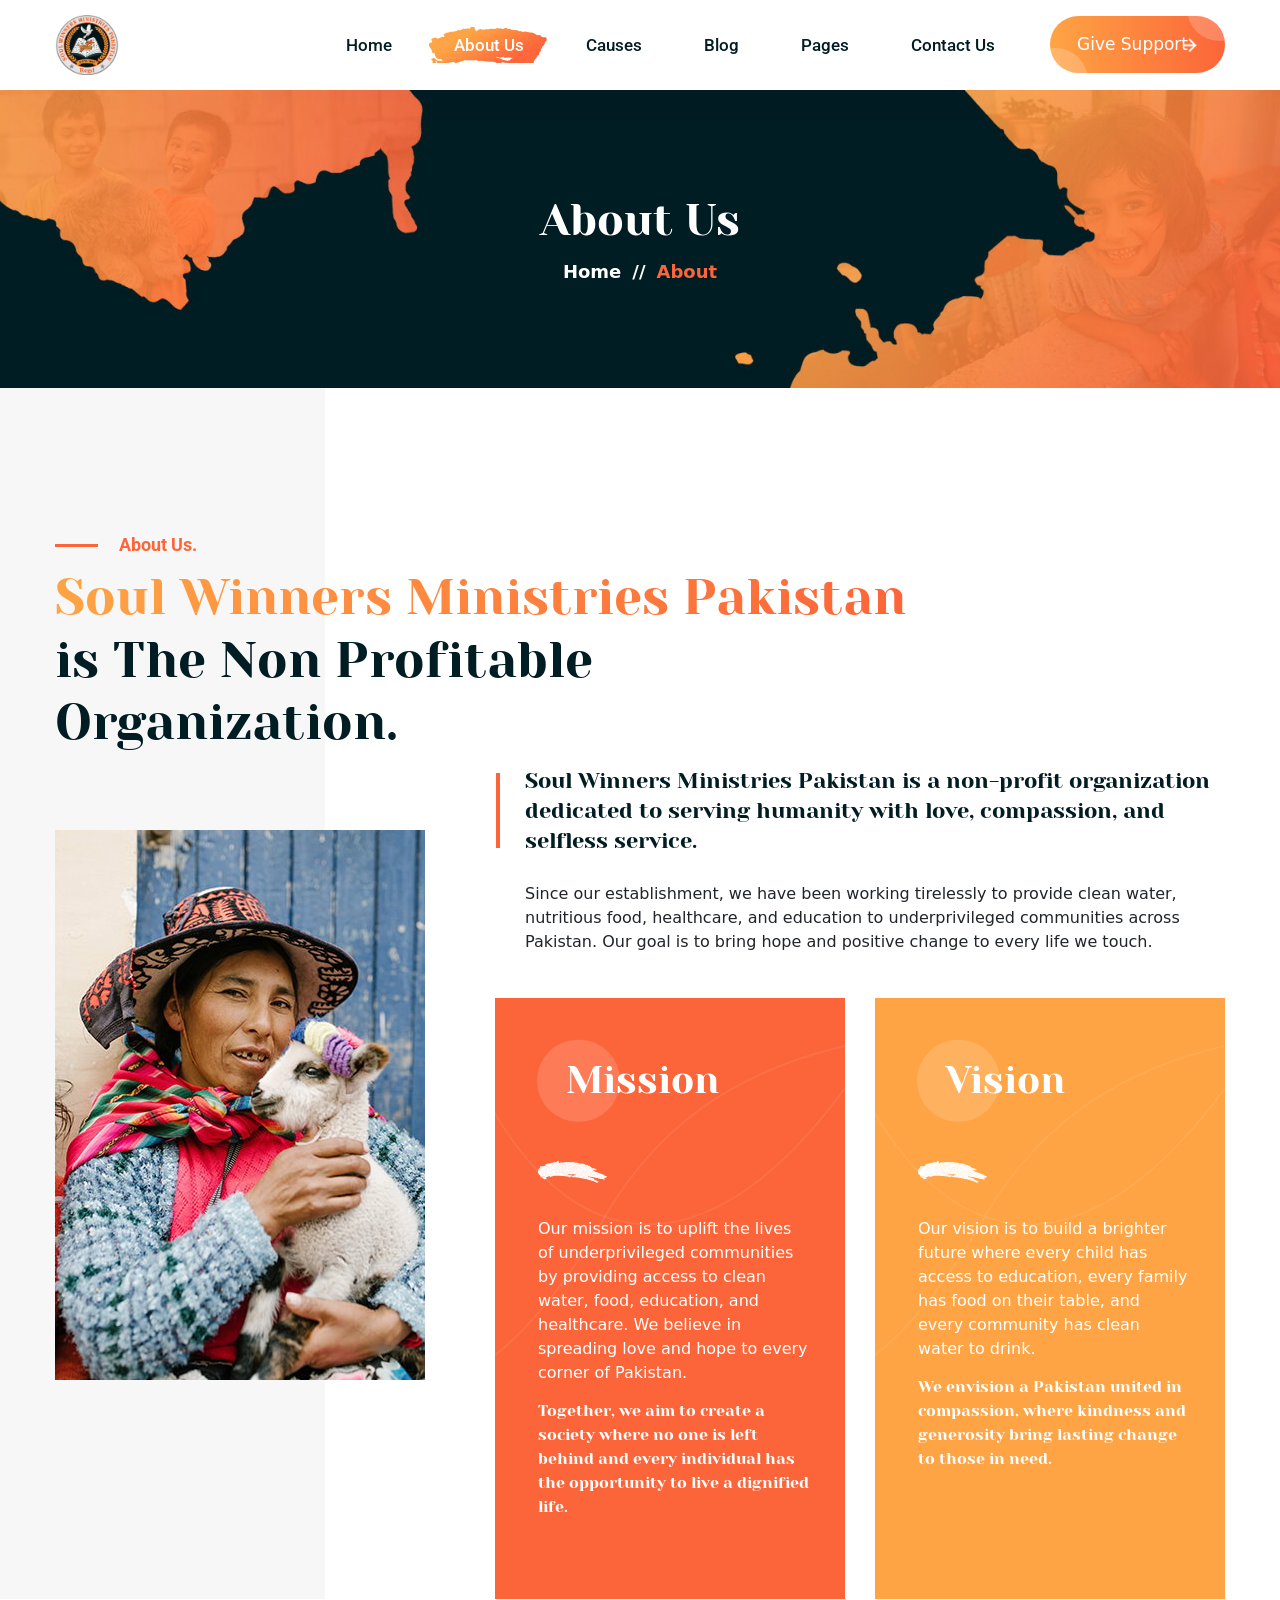
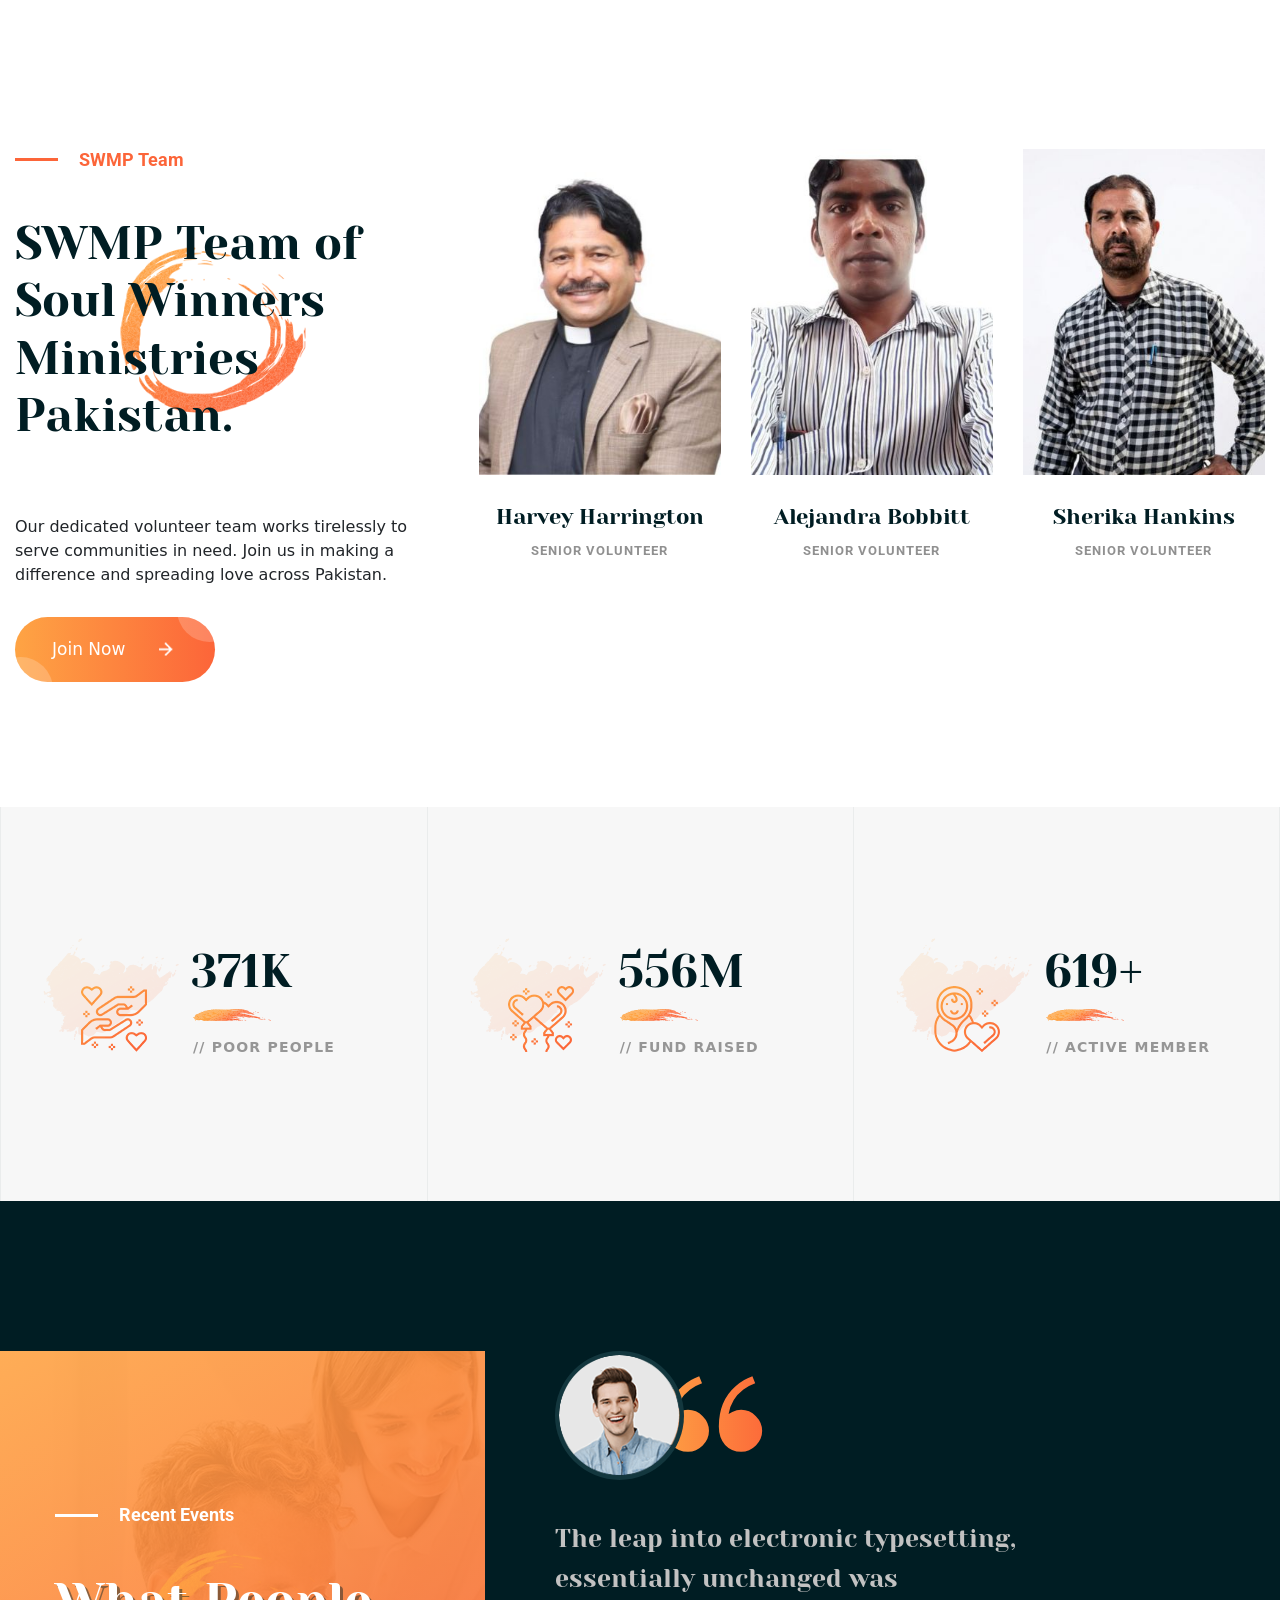
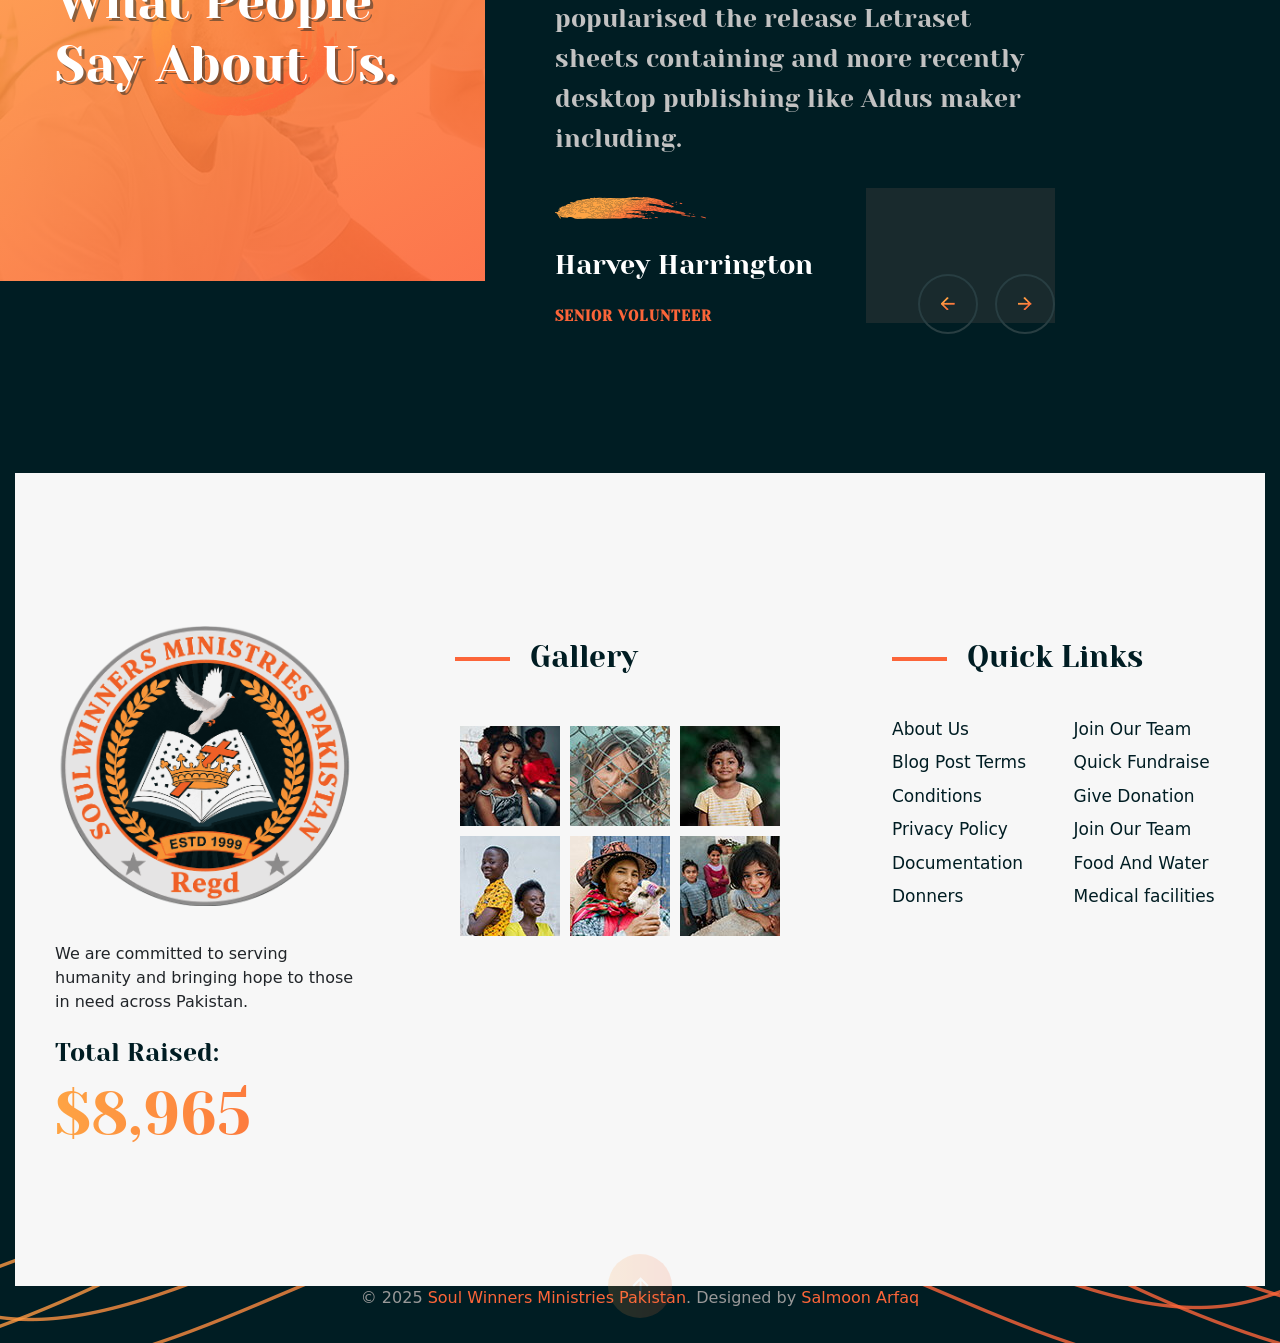
<file: about.html>
<!DOCTYPE html>
<html lang="en">


<!-- Mirrored from htmldemo.net/givest/givest/about.html by HTTrack Website Copier/3.x [XR&CO'2014], Mon, 27 Jul 2026 18:51:38 GMT -->
<head>
    <meta charset="utf-8">
    <meta http-equiv="X-UA-Compatible" content="IE=edge">
    <meta name="viewport" content="width=device-width, initial-scale=1.0" />

    <title>About Us – Soul Winners Ministries Pakistan</title>

    <!--== Favicon ==-->
    <link rel="shortcut icon" href="assets/img/soul_logo.png" type="image/png" />

    <!--== Google Fonts ==-->
    <link href="https://fonts.googleapis.com/css?family=Yeseva+One:400" rel="stylesheet">
    <link href="https://fonts.googleapis.com/css?family=Roboto:300,400,400i,500,500i,700,700i" rel="stylesheet">

    <!--== Bootstrap CSS ==-->
    <link href="assets/css/bootstrap.min.css" rel="stylesheet"/>
    <!--== Icofont CSS ==-->
    <link href="assets/css/icofont.css" rel="stylesheet"/>
    <!--== ElegantIcons CSS ==-->
    <link href="assets/css/elegantIcons.css" rel="stylesheet"/>
    <!--== Animate CSS ==-->
    <link href="assets/css/animate.css" rel="stylesheet"/>
    <!--== Aos CSS ==-->
    <link href="assets/css/aos.css" rel="stylesheet"/>
    <!--== FancyBox CSS ==-->
    <link href="assets/css/jquery.fancybox.min.css" rel="stylesheet"/>
    <!--== Slicknav CSS ==-->
    <link href="assets/css/slicknav.css" rel="stylesheet"/>
    <!--== Swiper CSS ==-->
    <link href="assets/css/swiper.min.css" rel="stylesheet"/>
    <!--== Main Style CSS ==-->
    <link href="assets/css/style.css" rel="stylesheet" />

</head>

<body>

<!--wrapper start-->
<div class="wrapper about-page-wrapper">

  <!--== Start Preloader Content ==-->
  <div class="preloader-wrap">
  	<div class="preloader">
	    <span class="dot"></span>
	    <div class="dots">
        <span></span>
        <span></span>
        <span></span>
	    </div>
  	</div>
  </div>
  <!--== End Preloader Content ==-->

  <!--== Start Header Wrapper ==-->
  <header class="header-area header-default sticky-header">
    <div class="container">
      <div class="row align-items-center">
        <div class="col-5 col-sm-3 col-md-3 col-lg-2 pr-0">
          <div class="header-logo-area">
            <a href="index.html">
              <img class="logo-main" src="assets/img/soul_logo.png" alt="Logo" />
              <img class="logo-light" src="assets/img/soul_logo.png" alt="Logo" />
            </a>
          </div>
        </div>
        <div class="col-7 col-sm-9 col-md-9 col-lg-10">
          <div class="header-align">
            <div class="header-navigation-area">
              <ul class="main-menu nav justify-content-center">
                <li><a href="index.html">Home</a></li>
                <li class="active"><a href="about.html">About Us</a></li>
                <li class="has-submenu"><a href="causes.html">Causes</a>
                  <ul class="submenu-nav">
                    <li><a href="causes.html">Causes</a></li>
                    <li><a href="causes-details.html">Causes Details</a></li>
                  </ul>
                </li>
                <li class="has-submenu"><a href="blog.html">Blog</a>
                  <ul class="submenu-nav">
                    <li><a href="blog.html">Blog Grid</a></li>
                    <li><a href="blog-details.html">Blog Single</a></li>
                  </ul>
                </li>
                <li class="has-submenu"><a href="index.html">Pages</a>
                  <ul class="submenu-nav">
                    <li><a href="event-details.html">Event Details</a></li>
                    <li><a href="team.html">Team</a></li>
                  </ul>
                </li>
                <li><a href="contact.html">Contact Us</a></li>
              </ul>
            </div>
            <div class="header-action-area">
              <button class="btn-menu d-xl-none">
                <span></span>
                <span></span>
                <span></span>
              </button>
              <a href="contact.html" class="btn-theme btn-gradient btn-slide btn-style">Give Support <img class="icon icon-img" src="assets/img/icons/arrow-line-right2.png" alt="Icon"></a>
            </div>
          </div>
        </div>
      </div>
    </div>
  </header>
  <!--== End Header Wrapper ==-->

  <main class="main-content site-wrapper-reveal">
    <!--== Start Page Title Area ==-->
    <section class="page-title-area" data-bg-img="assets/img/photos/bg-page-title.jpg">
      <div class="container">
        <div class="row">
          <div class="col-lg-12">
            <div class="page-title-content text-center">
              <h2 class="title text-white">About Us</h2>
              <div class="bread-crumbs"><a href="index.html">Home<span class="breadcrumb-sep">//</span></a><span class="active">About</span></div>
            </div>
          </div>
        </div>
      </div>
    </section>
    <!--== End Page Title Area ==-->

    <!--== Start About Area ==-->
    <section class="about-area">
      <div class="container">
        <div class="row">
          <div class="col-lg-9">
            <div class="section-title">
              <h5 class="subtitle line-theme-color">About Us.</h5>
              <h2 class="title"><span>Soul Winners Ministries Pakistan</span> is The Non Profitable Organization.</h2>
            </div>
          </div>
        </div>
        <div class="row">
          <div class="col-lg-4">
            <div class="thumb thumb-style">
              <img src="assets/img/about/3.jpg" alt="Image-Soul Winners Ministries Pakistan">
            </div>
          </div>
          <div class="col-lg-8">
            <div class="about-content">
              <p class="text-style">Soul Winners Ministries Pakistan is a non-profit organization dedicated to serving humanity with love, compassion, and selfless service.</p>
              <p class="mb-0">Since our establishment, we have been working tirelessly to provide clean water, nutritious food, healthcare, and education to underprivileged communities across Pakistan. Our goal is to bring hope and positive change to every life we touch.</p>
            </div>
            <div class="content-box-wrp">
              <div class="row">
                <div class="col-lg-6">
                  <div class="content-box-item mb-md-30">
                    <h3 class="title">Mission</h3>
                    <img class="img-line-shape" src="assets/img/shape/line-s1.png" alt="Image-Soul Winners Ministries Pakistan">
                    <p>Our mission is to uplift the lives of underprivileged communities by providing access to clean water, food, education, and healthcare. We believe in spreading love and hope to every corner of Pakistan.</p>
                    <p class="font-family2 mb-0">Together, we aim to create a society where no one is left behind and every individual has the opportunity to live a dignified life.</p>
                    <img class="bg-line-shape" src="assets/img/shape/line5.png" alt="Image-Soul Winners Ministries Pakistan">
                  </div>
                </div>
                <div class="col-lg-6">
                  <div class="content-box-item" data-bg-color="#fea444">
                    <h3 class="title">Vision</h3>
                    <img class="img-line-shape" src="assets/img/shape/line-s1.png" alt="Image-Soul Winners Ministries Pakistan">
                    <p>Our vision is to build a brighter future where every child has access to education, every family has food on their table, and every community has clean water to drink.</p>
                    <p class="font-family2 mb-0">We envision a Pakistan united in compassion, where kindness and generosity bring lasting change to those in need.</p>
                    <img class="bg-line-shape" src="assets/img/shape/line5.png" alt="Image-Soul Winners Ministries Pakistan">
                  </div>
                </div>
              </div>
            </div>
          </div>
        </div>
      </div>
    </section>
    <!--== End About Area ==-->

    <!--== Start Team Area ==-->
    <section class="team-area team-fluid-area">
      <div class="container">
        <div class="row">
          <div class="col-lg-6 offset-lg-3 col-xl-4 offset-xl-0">
            <div class="section-title">
              <h5 class="subtitle line-theme-color mb-7">SWMP Team</h5>
              <h2 class="title title-style">SWMP Team of Soul Winners Ministries Pakistan. <img class="img-shape" src="assets/img/shape/3.png" alt="Image-Soul Winners Ministries Pakistan"></h2>
              <div class="desc">
                <p>Our dedicated volunteer team works tirelessly to serve communities in need. Join us in making a difference and spreading love across Pakistan.</p>
                <a href="team.html" class="btn-theme btn-gradient btn-slide">Join Now <img class="icon icon-img" src="assets/img/icons/arrow-line-right2.png" alt="Icon"></a>
              </div>
            </div>
          </div>
          <div class="col-xl-8">
            <div class="team-member-items">
              <div class="swiper-container team-slider-container">
                <div class="swiper-wrapper team-slider">
                  <div class="swiper-slide team-member">
                    <div class="thumb">
                      <img src="assets/img/team/1.jpg" alt="Image">
                      <div class="social-icons">
                        <a href="#"><i class="icofont-facebook"></i></a>
                        <a href="#"><i class="icofont-skype"></i></a>
                        <a href="#"><i class="icofont-twitter"></i></a> 
                      </div>
                    </div>
                    <div class="content">
                      <div class="member-info">
                        <h4 class="name"><a href="#/">Harvey Harrington</a></h4>
                        <h6 class="designation">Senior Volunteer</h6>
                      </div>
                    </div>
                  </div>
                  <div class="swiper-slide team-member">
                    <div class="thumb">
                      <img src="assets/img/team/2.jpg" alt="Image">
                      <div class="social-icons">
                        <a href="#"><i class="icofont-facebook"></i></a>
                        <a href="#"><i class="icofont-skype"></i></a>
                        <a href="#"><i class="icofont-twitter"></i></a> 
                      </div>
                    </div>
                    <div class="content">
                      <div class="member-info">
                        <h4 class="name"><a href="#/">Alejandra Bobbitt</a></h4>
                        <h6 class="designation">Senior Volunteer</h6>
                      </div>
                    </div>
                  </div>
                  <div class="swiper-slide team-member">
                    <div class="thumb">
                      <img src="assets/img/team/3.jpg" alt="Image">
                      <div class="social-icons">
                        <a href="#"><i class="icofont-facebook"></i></a>
                        <a href="#"><i class="icofont-skype"></i></a>
                        <a href="#"><i class="icofont-twitter"></i></a> 
                      </div>
                    </div>
                    <div class="content">
                      <div class="member-info">
                        <h4 class="name"><a href="#/">Sherika Hankins</a></h4>
                        <h6 class="designation">Senior Volunteer</h6>
                      </div>
                    </div>
                  </div>
                </div>
              </div>
            </div>
          </div>
        </div>
      </div>
    </section>
    <!--== End Team Area ==-->

    <!--== Start Funfact Area ==-->
    <section class="funfact-area funfact-default-area">
      <div class="container">
        <div class="row row-gutter-0 funfact-items-style1">
          <div class="col-sm-6 col-md-4 funfact-item">
            <div class="inner-content">
              <div class="icon-box">
                <img class="icon" src="assets/img/icons/f1.png" alt="Image-Soul Winners Ministries Pakistan">
                <img class="shape-img" src="assets/img/shape/4.png" alt="Image-Soul Winners Ministries Pakistan">
              </div>
              <div class="content">
                <div class="number">
                  <h2><span class="counter-animate">598</span>K</h2>
                </div>
                <img class="line-shape" src="assets/img/shape/funfact-line1.png" alt="Image-Soul Winners Ministries Pakistan">
                <p class="title">// Poor People</p>
              </div>
            </div>
          </div>
          <div class="col-sm-6 col-md-4 funfact-item">
            <div class="inner-content">
              <div class="icon-box">
                <img class="icon" src="assets/img/icons/f2.png" alt="Image-Soul Winners Ministries Pakistan">
                <img class="shape-img" src="assets/img/shape/4.png" alt="Image-Soul Winners Ministries Pakistan">
              </div>
              <div class="content">
                <div class="number">
                  <h2><span class="counter-animate">897</span>M</h2>
                </div>
                <img class="line-shape" src="assets/img/shape/funfact-line1.png" alt="Image-Soul Winners Ministries Pakistan">
                <p class="title">// Fund raised</p>
              </div>
            </div>
          </div>
          <div class="col-sm-6 col-md-4 funfact-item">
            <div class="inner-content">
              <div class="icon-box">
                <img class="icon" src="assets/img/icons/f3.png" alt="Image-Soul Winners Ministries Pakistan">
                <img class="shape-img" src="assets/img/shape/4.png" alt="Image-Soul Winners Ministries Pakistan">
              </div>
              <div class="content">
                <div class="number">
                  <h2><span class="counter-animate">998</span>+</h2>
                </div>
                <img class="line-shape" src="assets/img/shape/funfact-line1.png" alt="Image-Soul Winners Ministries Pakistan">
                <p class="title">// Active Member</p>
              </div>
            </div>
          </div>
        </div>
      </div>
    </section>
    <!--== End Funfact Area ==-->

    <!--== Start Testimonial Area ==-->
    <section class="testimonial-area testimonial-default-area bgcolor-theme3">
      <div class="container">
        <div class="row">
          <div class="col-md-12 col-lg-4 col-xl-5">
            <div class="title-wrp" data-bg-img="assets/img/testimonial/bg-testi1.jpg">
              <div class="section-title">
                <h5 class="subtitle line-white-color text-white mb-7">Recent Events</h5>
                <h2 class="title title-style text-white">What People Say About Us. <img class="img-shape" src="assets/img/shape/3.png" alt="Image-Soul Winners Ministries Pakistan"></h2>
              </div>
            </div>
          </div>
          <div class="col-md-12 col-lg-7 col-xl-6">
            <div class="testimonial-content">
              <div class="testimonial-slider-content">
                <div class="swiper-container testimonial-slider-container">
                  <div class="swiper-wrapper testimonial-slider">
                    <div class="swiper-slide testimonial-single">
                      <div class="client-thumb-wrp">
                        <div class="client-thumb">
                          <img src="assets/img/testimonial/1.png" alt="Image-Soul Winners Ministries Pakistan">
                        </div>
                        <div class="quote-icon">“</div>
                      </div>
                      <div class="client-content">
                        <p>The leap into electronic typesetting, essentially unchanged was popularised the release Letraset sheets containing and more recently desktop publishing like Aldus maker including.</p>
                      </div>
                      <div class="client-info">
                        <img class="shape-line-img" src="assets/img/shape/line-t1.png" alt="Image-Soul Winners Ministries Pakistan">
                        <h4 class="name">Harvey Harrington</h4>
                        <h6 class="designation">Senior Volunteer</h6>
                      </div>
                    </div>
                    <div class="swiper-slide testimonial-single">
                      <div class="client-thumb-wrp">
                        <div class="client-thumb">
                          <img src="assets/img/testimonial/2.png" alt="Image-Soul Winners Ministries Pakistan">
                        </div>
                        <div class="quote-icon">“</div>
                      </div>
                      <div class="client-content">
                        <p>It is long established fact that reader will distract by the readable content a page when looking atten layout. The point of using  and that it has a normal distribution of letters</p>
                      </div>
                      <div class="client-info">
                        <img class="shape-line-img" src="assets/img/shape/line-t1.png" alt="Image-Soul Winners Ministries Pakistan">
                        <h4 class="name">Julia Steve</h4>
                        <h6 class="designation">Senior Volunteer</h6>
                      </div>
                    </div>
                  </div>
                  <!-- Add Arrows -->
                  <div class="navigation-wrp">
                    <div class="swiper-button-prev"><img class="icon-img" src="assets/img/icons/test-arrow-left.png" alt="Image-Icon"></div>
                    <div class="swiper-button-next"><img class="icon-img" src="assets/img/icons/test-arrow-right.png" alt="Image-Icon"></div>
                  </div>
                </div>
              </div>
            </div>
          </div>
        </div>
      </div>
    </section>
    <!--== End Testimonial Area ==-->

    <!--== Start Brand Logo Area ==-->

  </main>

  <!--== Start Footer Area Wrapper ==-->
  <footer class="footer-area">
    <div class="footer-main">
      <div class="container">
        <div class="row">
          <div class="col-sm-12 col-md-6 col-lg-4 col-xl-4">
            <div class="widget-item">
              <div class="about-widget">
                <a class="footer-logo" href="index.html">
                  <img src="assets/img/soul_logo.png" alt="Logo">
                </a>
                <p>We are committed to serving humanity and bringing hope to those in need across Pakistan.</p>
                <div class="widget-total-raised">
                  <h4 class="raised-title">Total Raised:</h4>
                  <div class="raised-amount">$8,965</div>
                </div>
              </div>
            </div>
          </div>
          <div class="col-sm-6 col-md-6 col-lg-4 col-xl-4">
            <div class="widget-item">
              <h4 class="widget-title line-style">Gallery</h4>
              <div class="widget-gallery">
                <div class="row row-cols-3 row-gutter-10">
                  <div class="col">
                    <div class="gallery-item">
                      <img src="assets/img/photos/gallery1.jpg" alt="Soul Winners Ministries Pakistan-HasTech">
                      <a class="icon" href="#/"><i class="icofont-instagram"></i></a>
                    </div>
                  </div>
                  <div class="col">
                    <div class="gallery-item">
                      <img src="assets/img/photos/gallery2.jpg" alt="Soul Winners Ministries Pakistan-HasTech">
                      <a class="icon" href="#/"><i class="icofont-instagram"></i></a>
                    </div>
                  </div>
                  <div class="col">
                    <div class="gallery-item">
                      <img src="assets/img/photos/gallery3.jpg" alt="Soul Winners Ministries Pakistan-HasTech">
                      <a class="icon" href="#/"><i class="icofont-instagram"></i></a>
                    </div>
                  </div>
                  <div class="col">
                    <div class="gallery-item">
                      <img src="assets/img/photos/gallery4.jpg" alt="Soul Winners Ministries Pakistan-HasTech">
                      <a class="icon" href="#/"><i class="icofont-instagram"></i></a>
                    </div>
                  </div>
                  <div class="col">
                    <div class="gallery-item">
                      <img src="assets/img/photos/gallery5.jpg" alt="Soul Winners Ministries Pakistan-HasTech">
                      <a class="icon" href="#/"><i class="icofont-instagram"></i></a>
                    </div>
                  </div>
                  <div class="col">
                    <div class="gallery-item">
                      <img src="assets/img/photos/gallery6.jpg" alt="Soul Winners Ministries Pakistan-HasTech">
                      <a class="icon" href="#/"><i class="icofont-instagram"></i></a>
                    </div>
                  </div>
                </div>
              </div>              
            </div>
          </div>
          <div class="col-sm-6 col-md-6 col-lg-4 col-xl-4">
            <div class="widget-item menu-wrap-two-column">
              <h4 class="widget-title line-style">Quick Links</h4>
              <nav class="widget-menu-wrap">
                <div class="row">
                  <div class="col-6 col-sm-6 col-md-6 pr-sm-5">
                    <ul class="nav-menu nav">
                      <li><a href="about.html">About Us</a></li>
                      <li><a href="blog.html">Blog Post Terms</a></li>
                      <li><a href="#/">Conditions</a></li>
                      <li><a href="#/">Privacy Policy</a></li>
                      <li><a href="#/">Documentation</a></li>
                      <li><a href="#/">Donners</a></li>
                    </ul>
                  </div>
                  <div class="col-6 col-sm-6 col-md-6 pl-sm-5">
                    <ul class="nav-menu nav align-right">
                      <li><a href="team.html">Join Our Team</a></li>
                      <li><a href="#/">Quick Fundraise</a></li>
                      <li><a href="#/">Give Donation</a></li>
                      <li><a href="team.html">Join Our Team</a></li>
                      <li><a href="causes-details.html">Food And Water</a></li>
                      <li><a href="causes-details.html">Medical facilities</a></li>
                    </ul>
                  </div>
                </div>
              </nav>
            </div>
          </div>
        </div>
      </div>
      <!--== Scroll Top Button ==-->
      <div class="scroll-to-top"><img src="assets/img/icons/arrow-up-line.png" alt="Icon-Image"></div>
    </div>
    <div class="footer-bottom">
      <div class="container">
        <div class="footer-bottom-content">
          <div class="row align-items-center">
            <div class="col-12">
              <div class="widget-copyright text-center">
                <p>© 2025 <span>Soul Winners Ministries Pakistan</span>. Designed by <a target="_blank" href="https://almoonarfaq.netlify.app/">Salmoon Arfaq</a></p>
              </div>
            </div>
          </div>
        </div>
      </div>
    </div>
    <div class="shape-layer">
      <img src="assets/img/shape/footer-line.png" alt="Image-Soul Winners Ministries Pakistan">
    </div>
  </footer>
  <!--== End Footer Area Wrapper ==-->

  <!--== Start Side Menu ==-->
  <aside class="off-canvas-wrapper">
    <div class="off-canvas-inner">
      <div class="off-canvas-overlay"></div>
      <!-- Start Off Canvas Content Wrapper -->
      <div class="off-canvas-content">
        <!-- Off Canvas Header -->
        <div class="off-canvas-header">
          <div class="logo-area">
            <a href="index.html"><img src="assets/img/soul_logo.png" alt="Logo" /></a>
          </div>
          <div class="close-action">
            <button class="btn-close"><i class="icofont-close"></i></button>
          </div>
        </div>

        <div class="off-canvas-item">
          <!-- Start Mobile Menu Wrapper -->
          <div class="res-mobile-menu menu-active-one">
            <!-- Note Content Auto Generate By Jquery From Main Menu -->
          </div>
          <!-- End Mobile Menu Wrapper -->
        </div>
        <!-- Off Canvas Footer -->
        <div class="off-canvas-footer"></div>
      </div>
      <!-- End Off Canvas Content Wrapper -->
    </div>
  </aside>
  <!--== End Side Menu ==-->  
</div>

<!--=======================Javascript============================-->

<!--=== Modernizr Min Js ===-->
<script src="assets/js/modernizr.js"></script>
<!--=== jQuery Min Js ===-->
<script src="assets/js/jquery-main.js"></script>
<!--=== jQuery Migration Min Js ===-->
<script src="assets/js/jquery-migrate.js"></script>
<!--=== Popper Min Js ===-->
<script src="assets/js/popper.min.js"></script>
<!--=== Bootstrap Min Js ===-->
<script src="assets/js/bootstrap.min.js"></script>
<!--=== jquery Appear Js ===-->
<script src="assets/js/jquery.appear.js"></script>
<!--=== jquery Swiper Min Js ===-->
<script src="assets/js/swiper.min.js"></script>
<!--=== jquery Fancybox Min Js ===-->
<script src="assets/js/fancybox.min.js"></script>
<!--=== jquery Aos Min Js ===-->
<script src="assets/js/aos.min.js"></script>
<!--=== jquery Tilt Animation Js ===-->
<script src="assets/js/tilt-animation.js"></script>
<!--=== jquery Scene Mouse Move Min Js ===-->
<script src="assets/js/parallax.min.js"></script>
<!--=== jquery Slicknav Js ===-->
<script src="assets/js/jquery.slicknav.js"></script>
<!--=== jquery Counterup Js ===-->
<script src="assets/js/counterup.js"></script>
<!--=== jquery Waypoint Js ===-->
<script src="assets/js/waypoint.js"></script>
<!--=== jquery Wow Min Js ===-->
<script src="assets/js/wow.min.js"></script>
<!--=== jQuery EasyPieChart Min Js ===-->
<script src="assets/js/jquery.easypiechart.min.js"></script>

<!--=== Custom Js ===-->
<script src="assets/js/custom.js"></script>

</body>


<!-- Mirrored from htmldemo.net/givest/givest/about.html by HTTrack Website Copier/3.x [XR&CO'2014], Mon, 27 Jul 2026 18:51:42 GMT -->
</html>
</file>
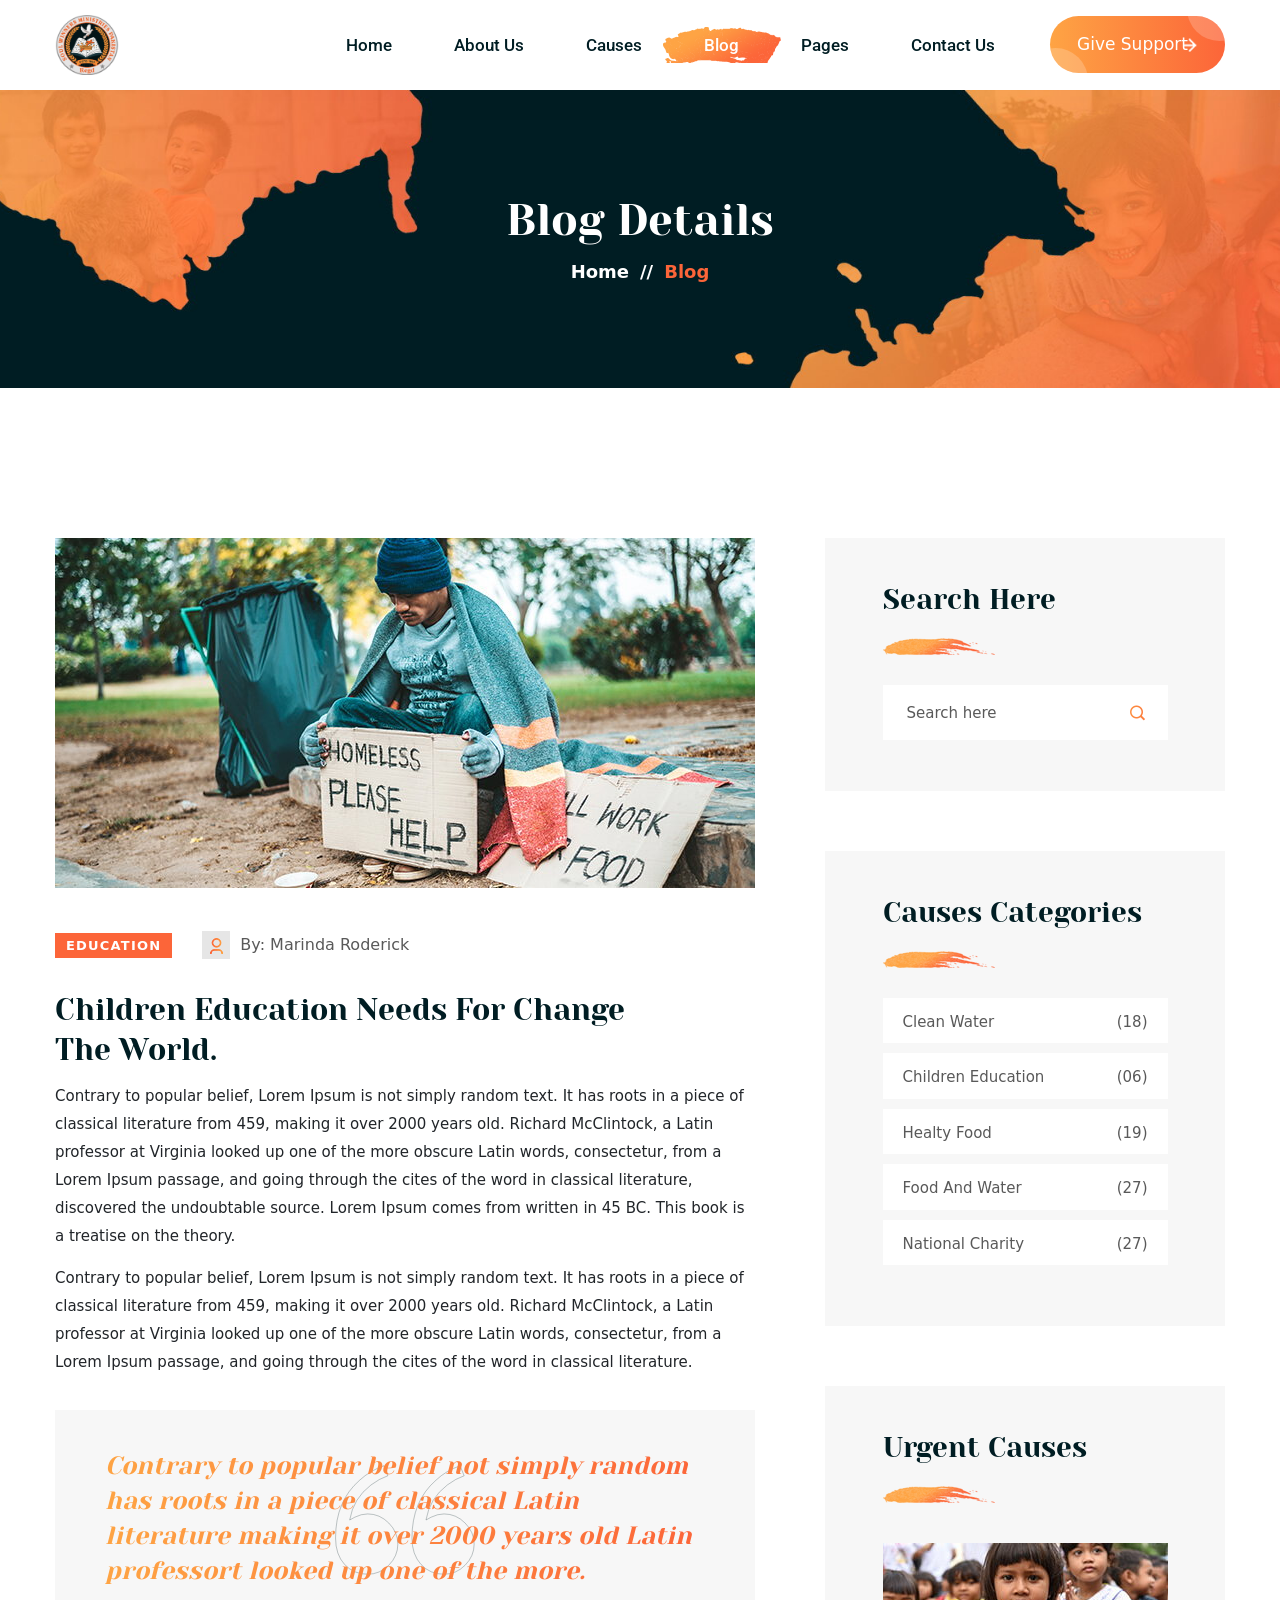
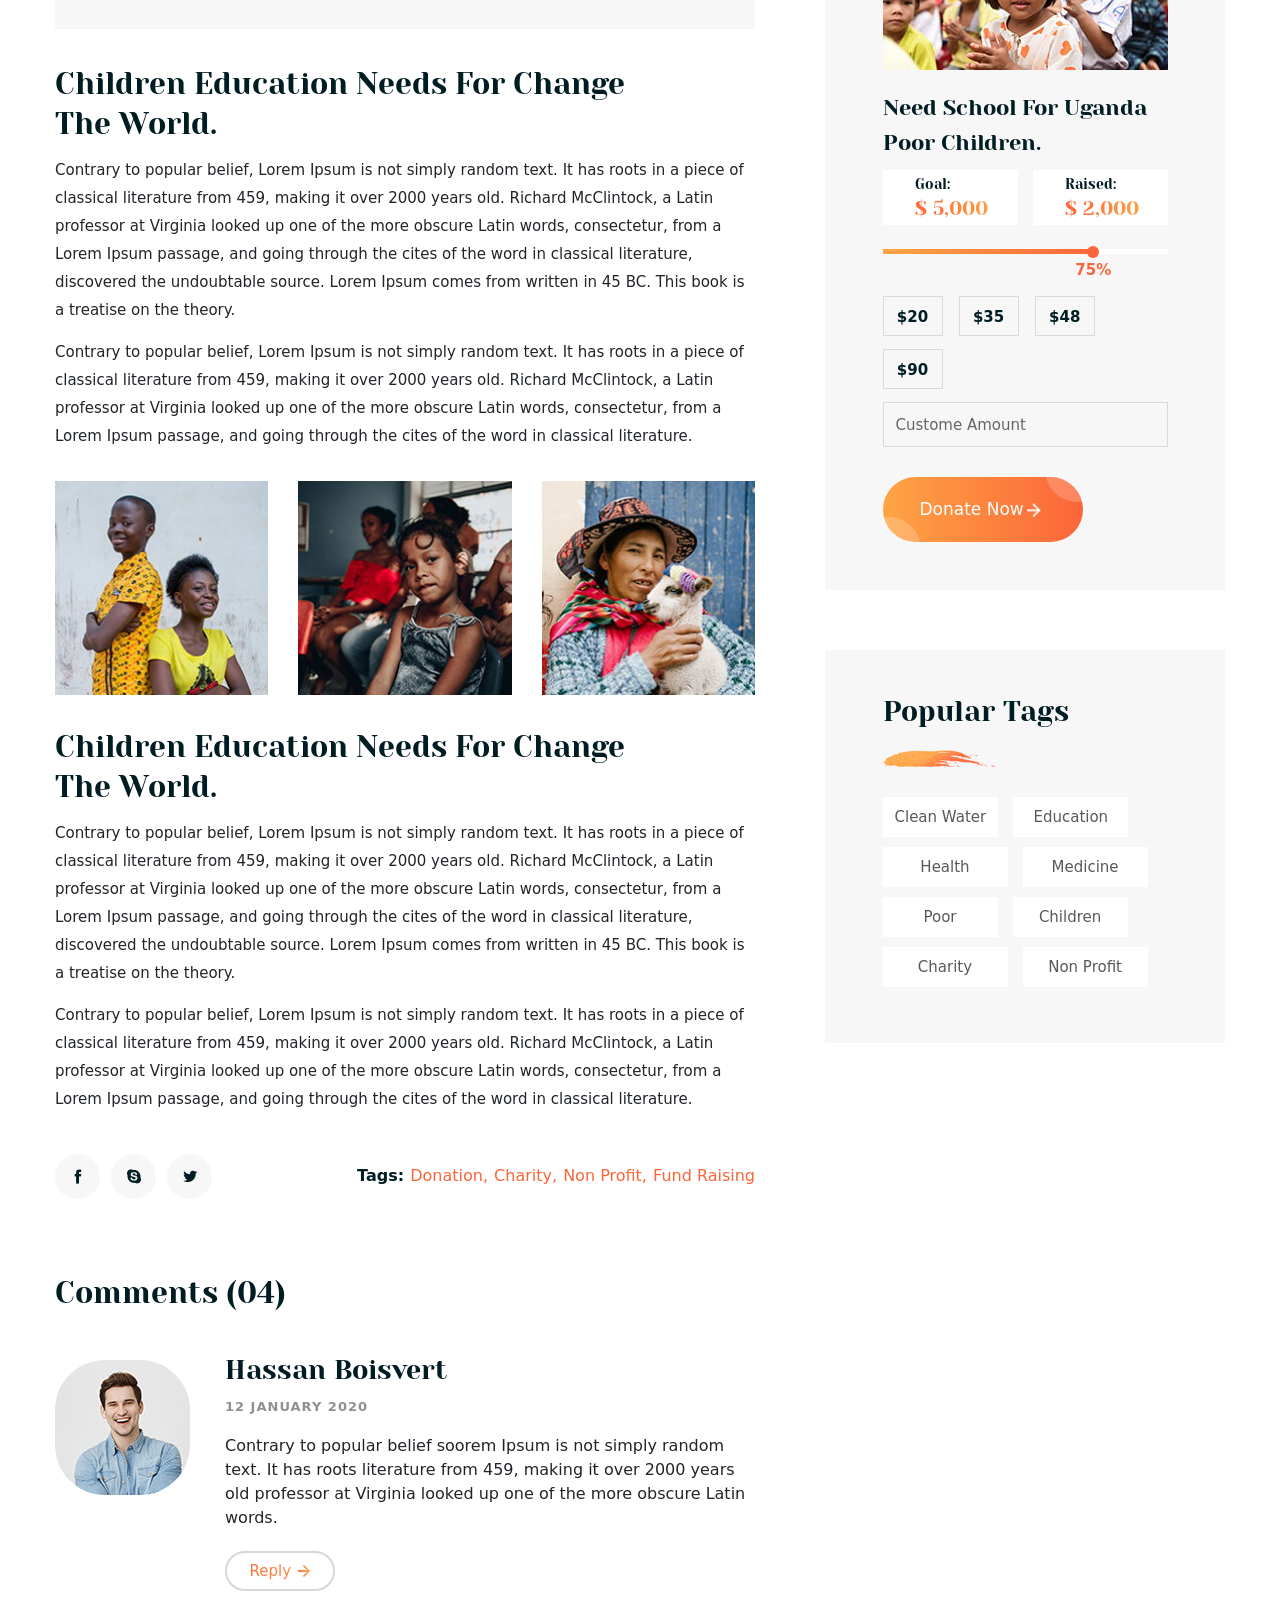
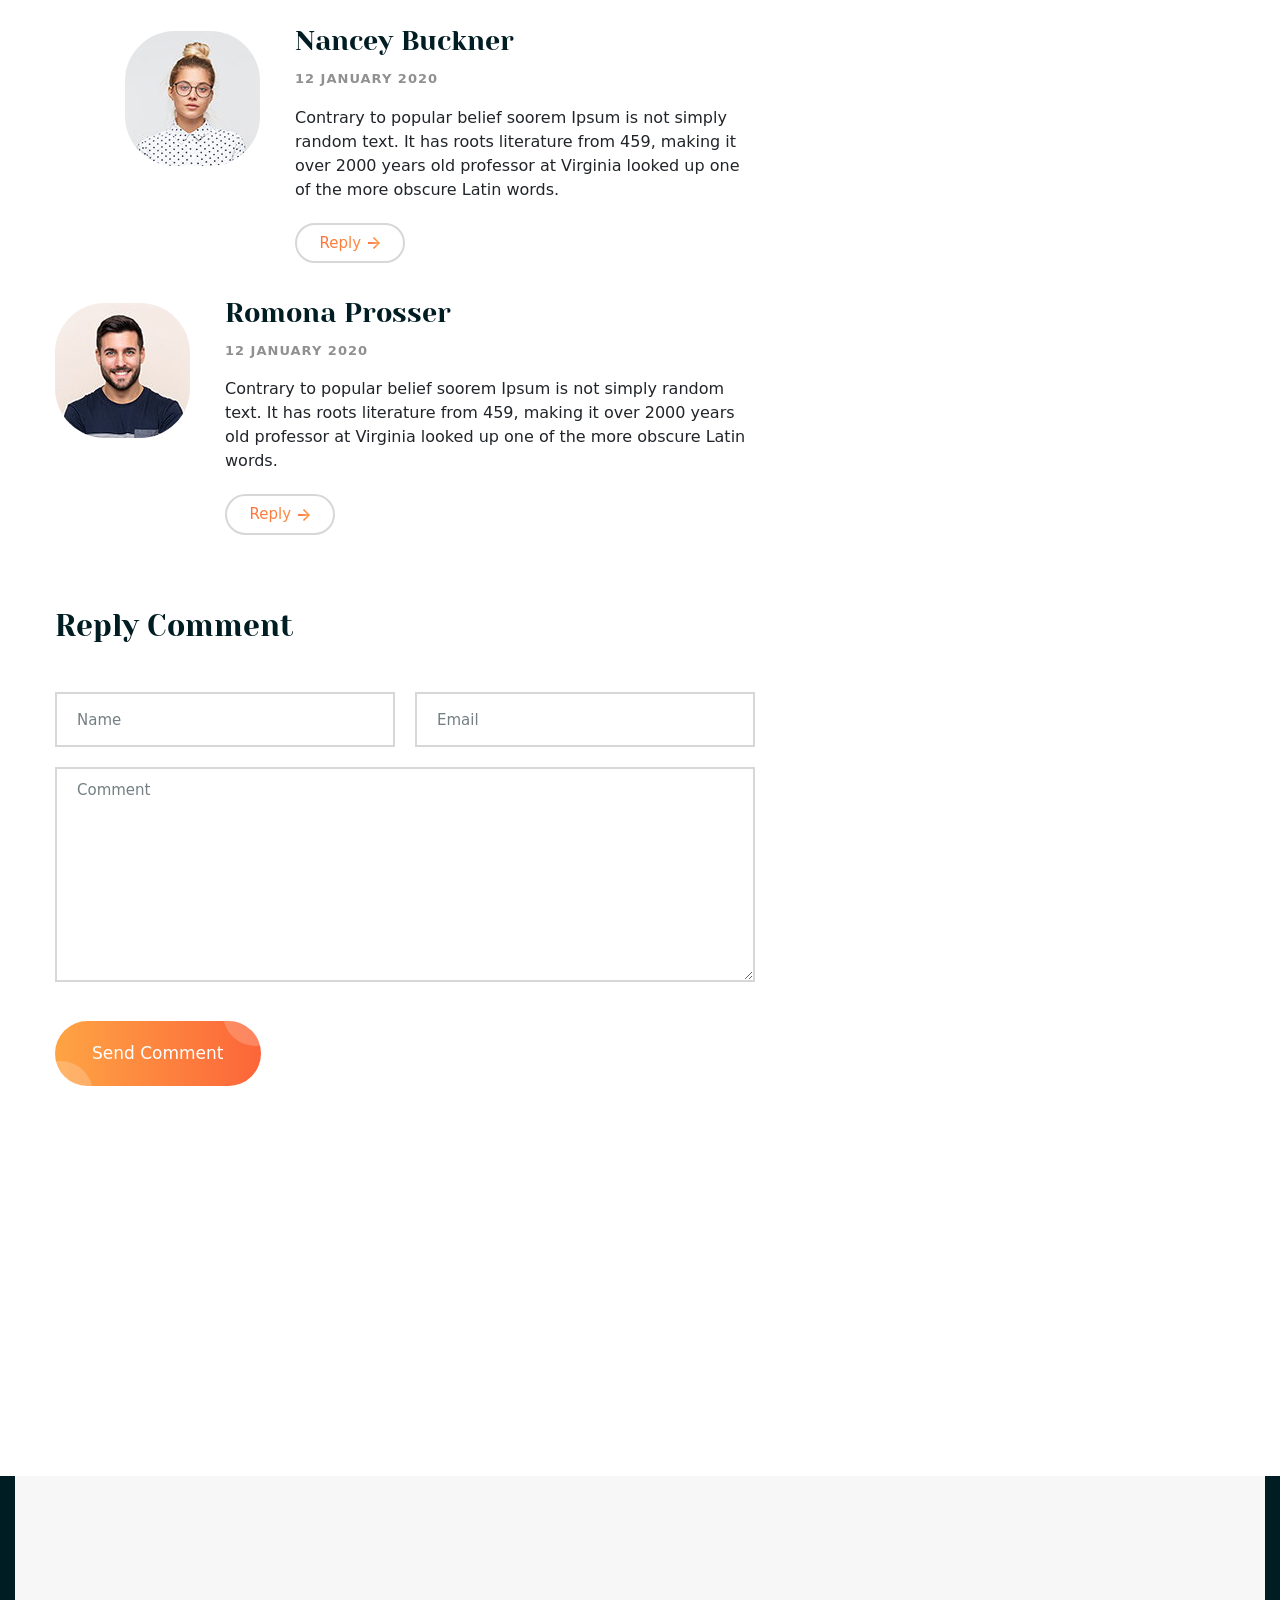
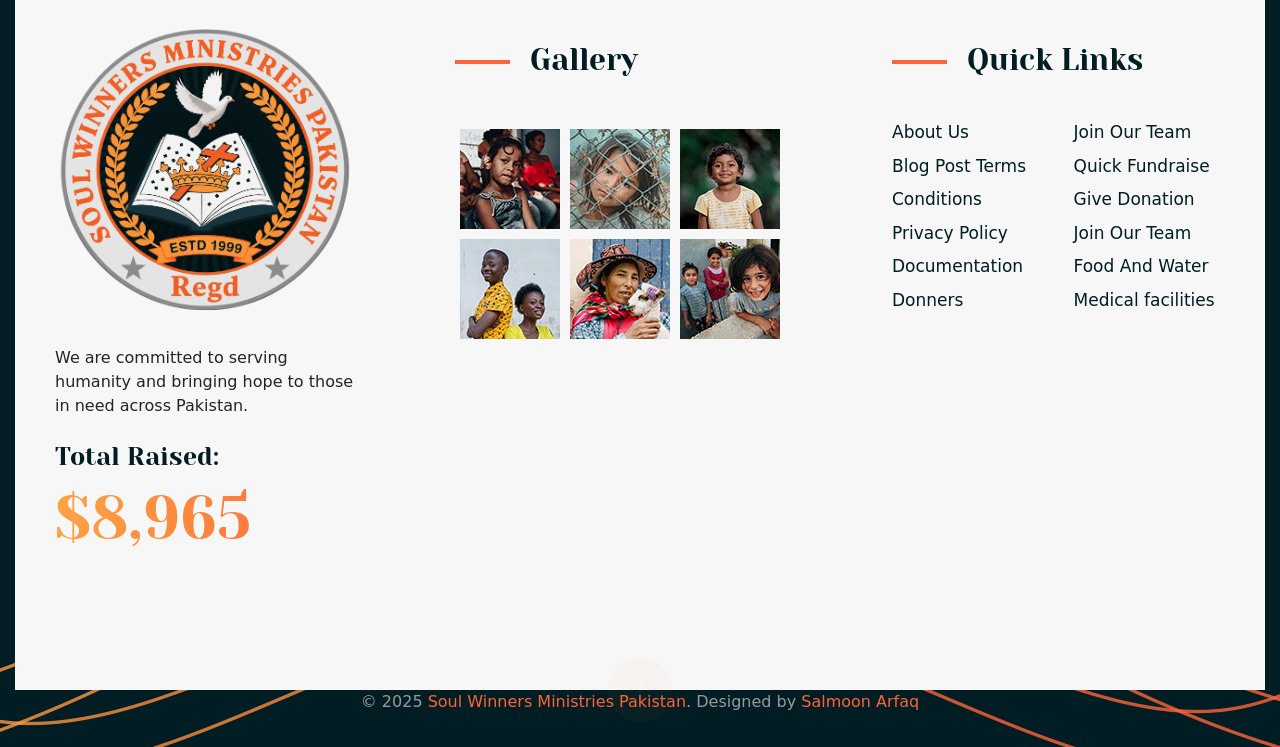
<file: blog-details.html>
<!DOCTYPE html>
<html lang="en">


<!-- Mirrored from htmldemo.net/givest/givest/blog-details.html by HTTrack Website Copier/3.x [XR&CO'2014], Mon, 27 Jul 2026 18:51:48 GMT -->
<head>
    <meta charset="utf-8">
    <meta http-equiv="X-UA-Compatible" content="IE=edge">
    <meta name="viewport" content="width=device-width, initial-scale=1.0" />

    <title>Blog Details – Soul Winners Ministries Pakistan</title>

    <!--== Favicon ==-->
    <link rel="shortcut icon" href="assets/img/soul_logo.png" type="image/png" />

    <!--== Google Fonts ==-->
    <link href="https://fonts.googleapis.com/css?family=Yeseva+One:400" rel="stylesheet">
    <link href="https://fonts.googleapis.com/css?family=Roboto:300,400,400i,500,500i,700,700i" rel="stylesheet">

    <!--== Bootstrap CSS ==-->
    <link href="assets/css/bootstrap.min.css" rel="stylesheet"/>
    <!--== Icofont CSS ==-->
    <link href="assets/css/icofont.css" rel="stylesheet"/>
    <!--== ElegantIcons CSS ==-->
    <link href="assets/css/elegantIcons.css" rel="stylesheet"/>
    <!--== Animate CSS ==-->
    <link href="assets/css/animate.css" rel="stylesheet"/>
    <!--== Aos CSS ==-->
    <link href="assets/css/aos.css" rel="stylesheet"/>
    <!--== FancyBox CSS ==-->
    <link href="assets/css/jquery.fancybox.min.css" rel="stylesheet"/>
    <!--== Slicknav CSS ==-->
    <link href="assets/css/slicknav.css" rel="stylesheet"/>
    <!--== Swiper CSS ==-->
    <link href="assets/css/swiper.min.css" rel="stylesheet"/>
    <!--== Main Style CSS ==-->
    <link href="assets/css/style.css" rel="stylesheet" />

</head>

<body>

<!--wrapper start-->
<div class="wrapper">

  <!--== Start Preloader Content ==-->
  <div class="preloader-wrap">
  	<div class="preloader">
	    <span class="dot"></span>
	    <div class="dots">
        <span></span>
        <span></span>
        <span></span>
	    </div>
  	</div>
  </div>
  <!--== End Preloader Content ==-->

  <!--== Start Header Wrapper ==-->
  <header class="header-area header-default sticky-header">
    <div class="container">
      <div class="row align-items-center">
        <div class="col-5 col-sm-3 col-md-3 col-lg-2 pr-0">
          <div class="header-logo-area">
            <a href="index.html">
              <img class="logo-main" src="assets/img/soul_logo.png" alt="Logo" />
              <img class="logo-light" src="assets/img/soul_logo.png" alt="Logo" />
            </a>
          </div>
        </div>
        <div class="col-7 col-sm-9 col-md-9 col-lg-10">
          <div class="header-align">
            <div class="header-navigation-area">
              <ul class="main-menu nav justify-content-center">
                <li><a href="index.html">Home</a></li>
                <li><a href="about.html">About Us</a></li>
                <li class="has-submenu"><a href="causes.html">Causes</a>
                  <ul class="submenu-nav">
                    <li><a href="causes.html">Causes</a></li>
                    <li><a href="causes-details.html">Causes Details</a></li>
                  </ul>
                </li>
                <li class="has-submenu active"><a href="blog.html">Blog</a>
                  <ul class="submenu-nav">
                    <li><a href="blog.html">Blog Grid</a></li>
                    <li><a class="text-theme-color" href="blog-details.html">Blog Single</a></li>
                  </ul>
                </li>
                <li class="has-submenu"><a href="index.html">Pages</a>
                  <ul class="submenu-nav">
                    <li><a href="event-details.html">Event Details</a></li>
                    <li><a href="team.html">Team</a></li>
                  </ul>
                </li>
                <li><a href="contact.html">Contact Us</a></li>
              </ul>
            </div>
            <div class="header-action-area">
              <button class="btn-menu d-xl-none">
                <span></span>
                <span></span>
                <span></span>
              </button>
              <a href="contact.html" class="btn-theme btn-gradient btn-slide btn-style">Give Support <img class="icon icon-img" src="assets/img/icons/arrow-line-right2.png" alt="Icon"></a>
            </div>
          </div>
        </div>
      </div>
    </div>
  </header>
  <!--== End Header Wrapper ==-->

  <main class="main-content site-wrapper-reveal">
    <!--== Start Page Title Area ==-->
    <section class="page-title-area" data-bg-img="assets/img/photos/bg-page-title.jpg">
      <div class="container">
        <div class="row">
          <div class="col-lg-12">
            <div class="page-title-content text-center">
              <h2 class="title text-white">Blog Details</h2>
              <div class="bread-crumbs"><a href="index.html">Home<span class="breadcrumb-sep">//</span></a><span class="active">Blog</span></div>
            </div>
          </div>
        </div>
      </div>
    </section>
    <!--== End Page Title Area ==-->

    <!--== Start Blog Area Wrapper ==-->
    <section class="blog-details-area">
      <div class="container">
        <div class="row">
          <div class="col-12">
            <div class="blog-details-column">
              <div class="post-details-content">
                <div class="post-details-body">
                  <div class="thumb">
                    <img class="w-100" src="assets/img/blog/g1.jpg" alt="Soul Winners Ministries Pakistan-HasTech">
                  </div>
                  <div class="content">
                    <div class="meta">
                      <a class="post-category" href="blog.html">Education</a>
                      <a class="post-author" href="blog.html"><span class="icon"><img class="icon-img" src="assets/img/icons/admin1.png" alt="Icon-Image"></span>By: Marinda Roderick</a>
                    </div>
                    <h2 class="title">Children Education Needs For Change The World.</h2>
                    <p>Contrary to popular belief, Lorem Ipsum is not simply random text. It has roots in a piece of classical  literature from 459, making it over 2000 years old. Richard McClintock, a Latin professor at Virginia looked up one of the more obscure Latin words, consectetur, from a Lorem Ipsum passage, and going through the cites of the word in classical literature, discovered the undoubtable source. Lorem Ipsum comes from written in 45 BC. This book is a treatise on the theory.</p>
                    <p class="mb-0">Contrary to popular belief, Lorem Ipsum is not simply random text. It has roots in a piece of classical literature from 459, making it over 2000 years old. Richard McClintock, a Latin professor at Virginia looked up one of the more obscure Latin words, consectetur, from a Lorem Ipsum passage, and going through the cites of the word in classical literature.</p>
                    <div class="blockquote-area">
                      <blockquote class="blockquote-style">
                        <p>Contrary to popular belief not simply random has roots in a piece of classical Latin literature making it over 2000 years old Latin professort looked up one of the more.</p>
                        <div class="icon">“</div>
                      </blockquote>
                    </div>
                    <h2 class="title">Children Education Needs For Change The World.</h2>
                    <p>Contrary to popular belief, Lorem Ipsum is not simply random text. It has roots in a piece of classical  literature from 459, making it over 2000 years old. Richard McClintock, a Latin professor at Virginia looked up one of the more obscure Latin words, consectetur, from a Lorem Ipsum passage, and going through the cites of the word in classical literature, discovered the undoubtable source. Lorem Ipsum comes from written in 45 BC. This book is a treatise on the theory.</p>
                    <p class="mb-31">Contrary to popular belief, Lorem Ipsum is not simply random text. It has roots in a piece of classical literature from 459, making it over 2000 years old. Richard McClintock, a Latin professor at Virginia looked up one of the more obscure Latin words, consectetur, from a Lorem Ipsum passage, and going through the cites of the word in classical literature.</p>
                    <div class="row mb-32">
                      <div class="col-sm-4">
                        <img class="w-100 mb-xs-30" src="assets/img/blog/s1.jpg" alt="Image-Soul Winners Ministries Pakistan">
                      </div>
                      <div class="col-sm-4">
                        <img class="w-100 mb-xs-30" src="assets/img/blog/s2.jpg" alt="Image-Soul Winners Ministries Pakistan">
                      </div>
                      <div class="col-sm-4">
                        <img class="w-100" src="assets/img/blog/s3.jpg" alt="Image-Soul Winners Ministries Pakistan">
                      </div>
                    </div>
                    <h2 class="title">Children Education Needs For Change The World.</h2>
                    <p>Contrary to popular belief, Lorem Ipsum is not simply random text. It has roots in a piece of classical  literature from 459, making it over 2000 years old. Richard McClintock, a Latin professor at Virginia looked up one of the more obscure Latin words, consectetur, from a Lorem Ipsum passage, and going through the cites of the word in classical literature, discovered the undoubtable source. Lorem Ipsum comes from written in 45 BC. This book is a treatise on the theory.</p>
                    <p class="mb-0">Contrary to popular belief, Lorem Ipsum is not simply random text. It has roots in a piece of classical literature from 459, making it over 2000 years old. Richard McClintock, a Latin professor at Virginia looked up one of the more obscure Latin words, consectetur, from a Lorem Ipsum passage, and going through the cites of the word in classical literature.</p>
                    <div class="category-social-content">
                      <div class="social-items">
                        <a href="#/"><i class="icofont-facebook"></i></a>
                        <a href="#/"><i class="icofont-skype"></i></a>
                        <a href="#/"><i class="icofont-twitter"></i></a>
                      </div>
                      <div class="category-items">
                        <span>Tags:</span>
                        <a href="blog.html">Donation,</a>
                        <a href="blog.html">Charity,</a>
                        <a href="blog.html">Non Profit,</a>
                        <a href="blog.html">Fund Raising</a>
                      </div>
                    </div>
                  </div>
                  <div class="comment-area">
                    <h2 class="title">Comments <span>(04)</span></h2>
                    <div class="comment-content">
                      <div class="single-comment">
                        <div class="author-info">
                          <div class="thumb">
                            <img src="assets/img/blog/c1.jpg" alt="Image">
                          </div>
                          <div class="author-details">
                            <h4 class="name">Hassan Boisvert</h4>
                            <div class="comment-date">12 January 2020</div>
                            <p>Contrary to popular belief soorem Ipsum is not simply random text. It has roots literature from 459, making it over 2000 years old professor at Virginia looked up one of the more obscure Latin words.</p>
                            <a class="btn-theme btn-border-gradient gray-border btn-reply btn-size-md" href="#/"><span>Reply <img class="icon icon-img" src="assets/img/icons/arrow-line-right-gradient.png" alt="Icon"></span></a>
                          </div>
                        </div>
                      </div>
                      <div class="single-comment pl-xxs-30 pl-70">
                        <div class="author-info">
                          <div class="thumb">
                            <img src="assets/img/blog/c2.jpg" alt="Image">
                          </div>
                          <div class="author-details">
                            <h4 class="name">Nancey Buckner</h4>
                            <div class="comment-date">12 January 2020</div>
                            <p>Contrary to popular belief soorem Ipsum is not simply random text. It has roots literature from 459, making it over 2000 years old professor at Virginia looked up one of the more obscure Latin words.</p>
                            <a class="btn-theme btn-border-gradient gray-border btn-reply btn-size-md" href="#/"><span>Reply <img class="icon icon-img" src="assets/img/icons/arrow-line-right-gradient.png" alt="Icon"></span></a>
                          </div>
                        </div>
                      </div>
                      <div class="single-comment">
                        <div class="author-info">
                          <div class="thumb">
                            <img src="assets/img/blog/c3.jpg" alt="Image">
                          </div>
                          <div class="author-details">
                            <h4 class="name">Romona Prosser</h4>
                            <div class="comment-date">12 January 2020</div>
                            <p>Contrary to popular belief soorem Ipsum is not simply random text. It has roots literature from 459, making it over 2000 years old professor at Virginia looked up one of the more obscure Latin words.</p>
                            <a class="btn-theme btn-border-gradient gray-border btn-reply btn-size-md" href="#/"><span>Reply <img class="icon icon-img" src="assets/img/icons/arrow-line-right-gradient.png" alt="Icon"></span></a>
                          </div>
                        </div>
                      </div>
                    </div>
                    <div class="comment-form">
                      <h2 class="title">Reply Comment</h2>
                      <form action="#" method="post">
                        <div class="comment-form-content">
                          <div class="row row-gutter-20">
                            <div class="col-md-6">
                              <div class="form-group">
                                <input class="form-control" type="text" placeholder="Name" required="">
                              </div>
                            </div>
                            <div class="col-md-6">
                              <div class="form-group">
                                <input class="form-control" type="email" placeholder="Email" required="">
                              </div>
                            </div>
                            <div class="col-md-12">
                              <div class="form-group mb-0">
                                <textarea class="form-control textarea" name="comment" id="comment" cols="45" rows="7" placeholder="Comment" required=""></textarea>
                              </div>
                            </div>
                          </div>
                          <div class="row">
                            <div class="col-md-12">
                              <div class="form-group mb-0">
                                <button class="btn-theme btn-gradient btn-slide no-border" type="submit">Send Comment</button>
                              </div>
                            </div>
                          </div>
                        </div>
                      </form>
                    </div>
                  </div>
                </div>
              </div>
              <div class="sidebar-area">
                <div class="widget">
                  <h3 class="widget-title">Search Here</h3>
                  <div class="separator-line">
                    <img class="me-1" src="assets/img/shape/line-t2.png" alt="Image-Soul Winners Ministries Pakistan">
                  </div>
                  <div class="widget-search-box">
                    <form action="#" method="post">
                      <div class="form-input-item">
                        <label for="search2" class="sr-only">Search Here</label>
                        <input type="text" id="search2" placeholder="Search here">
                        <button type="submit" class="btn-src">
                          <i class="icofont-search-1"></i>
                        </button>
                      </div>
                    </form>
                  </div>
                </div>
                <div class="widget">
                  <h3 class="widget-title">Causes Categories</h3>
                  <div class="separator-line">
                    <img class="me-1" src="assets/img/shape/line-t2.png" alt="Image-Soul Winners Ministries Pakistan">
                  </div>
                  <div class="widget-category">
                    <a href="causes-details.html">Clean Water <span>(18)</span></a>
                    <a href="causes-details.html">Children Education <span>(06)</span></a>
                    <a href="causes-details.html">Healty Food <span>(19)</span></a>
                    <a href="causes-details.html">Food And Water <span>(27)</span></a>
                    <a href="causes-details.html">National Charity <span>(27)</span></a>
                  </div>
                </div>
                <div class="widget">
                  <h3 class="widget-title">Urgent Causes</h3>
                  <div class="separator-line">
                    <img class="me-1" src="assets/img/shape/line-t2.png" alt="Image-Soul Winners Ministries Pakistan">
                  </div>
                  <div class="widget-causes-item">
                    <div class="thumb">
                      <img src="assets/img/causes/w1.jpg" alt="Soul Winners Ministries Pakistan-HasTech">
                    </div>
                    <div class="content">
                      <h4 class="title"><a href="causes-details.html">Need School For Uganda Poor Children.</a></h4>
                      <ul class="donate-info">
                        <li class="info-item">
                          <span class="info-title">Goal:</span>
                          <span class="amount">$ 5,000</span>
                        </li>
                        <li class="info-item">
                          <span class="info-title">Raised:</span>
                          <span class="amount">$ 2,000</span>
                        </li>
                      </ul>
                      <!-- Start Progress Item -->
                      <div class="progress-item">
                        <div class="progress-line">
                          <div class="progress-bar-line" data-percent="75%"><span class="percent"></span></div>
                        </div>
                      </div>
                      <form action="#">
                        <div class="amount-info">
                          <div class="donate-amount">$20</div>
                          <div class="donate-amount">$35</div>
                          <div class="donate-amount">$48</div>
                          <div class="donate-amount me-0">$90</div>
                          <div class="donate-amount donate-custom-amount">
                            <input class="form-control" type="text" placeholder="Custome Amount">
                          </div>
                        </div>
                        <a class="btn-theme btn-gradient btn-slide" href="#"><span>Donate Now <img class="icon icon-img" src="assets/img/icons/arrow-line-right2.png" alt="Icon"></span></a>
                      </form>
                    </div>
                  </div>
                </div>
                <div class="widget mb-0 pb-3">
                  <h3 class="widget-title">Popular Tags</h3>
                  <div class="separator-line">
                    <img class="me-1" src="assets/img/shape/line-t2.png" alt="Image-Soul Winners Ministries Pakistan">
                  </div>
                  <div class="widget-tags">
                    <ul>
                      <li><a href="#/">Clean Water</a></li>
                      <li><a href="#/">Education</a></li>
                      <li><a class="style2" href="#/">Health</a></li>
                      <li><a class="style2" href="#/">Medicine</a></li>
                      <li><a href="#/">Poor</a></li>
                      <li><a href="#/">Children</a></li>
                      <li><a class="style2" href="#/">Charity</a></li>
                      <li><a class="style2" href="#/">Non Profit</a></li>
                    </ul>
                  </div>
                </div>
              </div>
            </div>
          </div>
        </div>
      </div>
    </section>
    <!--== End Blog Area Wrapper ==-->
  </main>

  <!--== Start Footer Area Wrapper ==-->
  <footer class="footer-area">
    <div class="footer-main">
      <div class="container">
        <div class="row">
          <div class="col-sm-12 col-md-6 col-lg-4 col-xl-4">
            <div class="widget-item">
              <div class="about-widget">
                <a class="footer-logo" href="index.html">
                  <img src="assets/img/soul_logo.png" alt="Logo">
                </a>
                <p>We are committed to serving humanity and bringing hope to those in need across Pakistan.</p>
                <div class="widget-total-raised">
                  <h4 class="raised-title">Total Raised:</h4>
                  <div class="raised-amount">$8,965</div>
                </div>
              </div>
            </div>
          </div>
          <div class="col-sm-6 col-md-6 col-lg-4 col-xl-4">
            <div class="widget-item">
              <h4 class="widget-title line-style">Gallery</h4>
              <div class="widget-gallery">
                <div class="row row-cols-3 row-gutter-10">
                  <div class="col">
                    <div class="gallery-item">
                      <img src="assets/img/photos/gallery1.jpg" alt="Soul Winners Ministries Pakistan-HasTech">
                      <a class="icon" href="#/"><i class="icofont-instagram"></i></a>
                    </div>
                  </div>
                  <div class="col">
                    <div class="gallery-item">
                      <img src="assets/img/photos/gallery2.jpg" alt="Soul Winners Ministries Pakistan-HasTech">
                      <a class="icon" href="#/"><i class="icofont-instagram"></i></a>
                    </div>
                  </div>
                  <div class="col">
                    <div class="gallery-item">
                      <img src="assets/img/photos/gallery3.jpg" alt="Soul Winners Ministries Pakistan-HasTech">
                      <a class="icon" href="#/"><i class="icofont-instagram"></i></a>
                    </div>
                  </div>
                  <div class="col">
                    <div class="gallery-item">
                      <img src="assets/img/photos/gallery4.jpg" alt="Soul Winners Ministries Pakistan-HasTech">
                      <a class="icon" href="#/"><i class="icofont-instagram"></i></a>
                    </div>
                  </div>
                  <div class="col">
                    <div class="gallery-item">
                      <img src="assets/img/photos/gallery5.jpg" alt="Soul Winners Ministries Pakistan-HasTech">
                      <a class="icon" href="#/"><i class="icofont-instagram"></i></a>
                    </div>
                  </div>
                  <div class="col">
                    <div class="gallery-item">
                      <img src="assets/img/photos/gallery6.jpg" alt="Soul Winners Ministries Pakistan-HasTech">
                      <a class="icon" href="#/"><i class="icofont-instagram"></i></a>
                    </div>
                  </div>
                </div>
              </div>              
            </div>
          </div>
          <div class="col-sm-6 col-md-6 col-lg-4 col-xl-4">
            <div class="widget-item menu-wrap-two-column">
              <h4 class="widget-title line-style">Quick Links</h4>
              <nav class="widget-menu-wrap">
                <div class="row">
                  <div class="col-6 col-sm-6 col-md-6 pr-sm-5">
                    <ul class="nav-menu nav">
                      <li><a href="about.html">About Us</a></li>
                      <li><a href="blog.html">Blog Post Terms</a></li>
                      <li><a href="#/">Conditions</a></li>
                      <li><a href="#/">Privacy Policy</a></li>
                      <li><a href="#/">Documentation</a></li>
                      <li><a href="#/">Donners</a></li>
                    </ul>
                  </div>
                  <div class="col-6 col-sm-6 col-md-6 pl-sm-5">
                    <ul class="nav-menu nav align-right">
                      <li><a href="team.html">Join Our Team</a></li>
                      <li><a href="#/">Quick Fundraise</a></li>
                      <li><a href="#/">Give Donation</a></li>
                      <li><a href="team.html">Join Our Team</a></li>
                      <li><a href="causes-details.html">Food And Water</a></li>
                      <li><a href="causes-details.html">Medical facilities</a></li>
                    </ul>
                  </div>
                </div>
              </nav>
            </div>
          </div>
        </div>
      </div>
      <!--== Scroll Top Button ==-->
      <div class="scroll-to-top"><img src="assets/img/icons/arrow-up-line.png" alt="Icon-Image"></div>
    </div>
    <div class="footer-bottom">
      <div class="container">
        <div class="footer-bottom-content">
          <div class="row align-items-center">
            <div class="col-12">
              <div class="widget-copyright text-center">
                <p>© 2025 <span>Soul Winners Ministries Pakistan</span>. Designed by <a target="_blank" href="https://almoonarfaq.netlify.app/">Salmoon Arfaq</a></p>
              </div>
            </div>
          </div>
        </div>
      </div>
    </div>
    <div class="shape-layer">
      <img src="assets/img/shape/footer-line.png" alt="Image-Soul Winners Ministries Pakistan">
    </div>
  </footer>
  <!--== End Footer Area Wrapper ==-->

  <!--== Start Side Menu ==-->
  <aside class="off-canvas-wrapper">
    <div class="off-canvas-inner">
      <div class="off-canvas-overlay"></div>
      <!-- Start Off Canvas Content Wrapper -->
      <div class="off-canvas-content">
        <!-- Off Canvas Header -->
        <div class="off-canvas-header">
          <div class="logo-area">
            <a href="index.html"><img src="assets/img/soul_logo.png" alt="Logo" /></a>
          </div>
          <div class="close-action">
            <button class="btn-close"><i class="icofont-close"></i></button>
          </div>
        </div>

        <div class="off-canvas-item">
          <!-- Start Mobile Menu Wrapper -->
          <div class="res-mobile-menu menu-active-one">
            <!-- Note Content Auto Generate By Jquery From Main Menu -->
          </div>
          <!-- End Mobile Menu Wrapper -->
        </div>
        <!-- Off Canvas Footer -->
        <div class="off-canvas-footer"></div>
      </div>
      <!-- End Off Canvas Content Wrapper -->
    </div>
  </aside>
  <!--== End Side Menu ==-->  
</div>

<!--=======================Javascript============================-->

<!--=== Modernizr Min Js ===-->
<script src="assets/js/modernizr.js"></script>
<!--=== jQuery Min Js ===-->
<script src="assets/js/jquery-main.js"></script>
<!--=== jQuery Migration Min Js ===-->
<script src="assets/js/jquery-migrate.js"></script>
<!--=== Popper Min Js ===-->
<script src="assets/js/popper.min.js"></script>
<!--=== Bootstrap Min Js ===-->
<script src="assets/js/bootstrap.min.js"></script>
<!--=== jquery Appear Js ===-->
<script src="assets/js/jquery.appear.js"></script>
<!--=== jquery Swiper Min Js ===-->
<script src="assets/js/swiper.min.js"></script>
<!--=== jquery Fancybox Min Js ===-->
<script src="assets/js/fancybox.min.js"></script>
<!--=== jquery Aos Min Js ===-->
<script src="assets/js/aos.min.js"></script>
<!--=== jquery Tilt Animation Js ===-->
<script src="assets/js/tilt-animation.js"></script>
<!--=== jquery Scene Mouse Move Min Js ===-->
<script src="assets/js/parallax.min.js"></script>
<!--=== jquery Slicknav Js ===-->
<script src="assets/js/jquery.slicknav.js"></script>
<!--=== jquery Counterup Js ===-->
<script src="assets/js/counterup.js"></script>
<!--=== jquery Waypoint Js ===-->
<script src="assets/js/waypoint.js"></script>
<!--=== jquery Wow Min Js ===-->
<script src="assets/js/wow.min.js"></script>
<!--=== jQuery EasyPieChart Min Js ===-->
<script src="assets/js/jquery.easypiechart.min.js"></script>

<!--=== Custom Js ===-->
<script src="assets/js/custom.js"></script>

</body>


<!-- Mirrored from htmldemo.net/givest/givest/blog-details.html by HTTrack Website Copier/3.x [XR&CO'2014], Mon, 27 Jul 2026 18:51:50 GMT -->
</html>
</file>
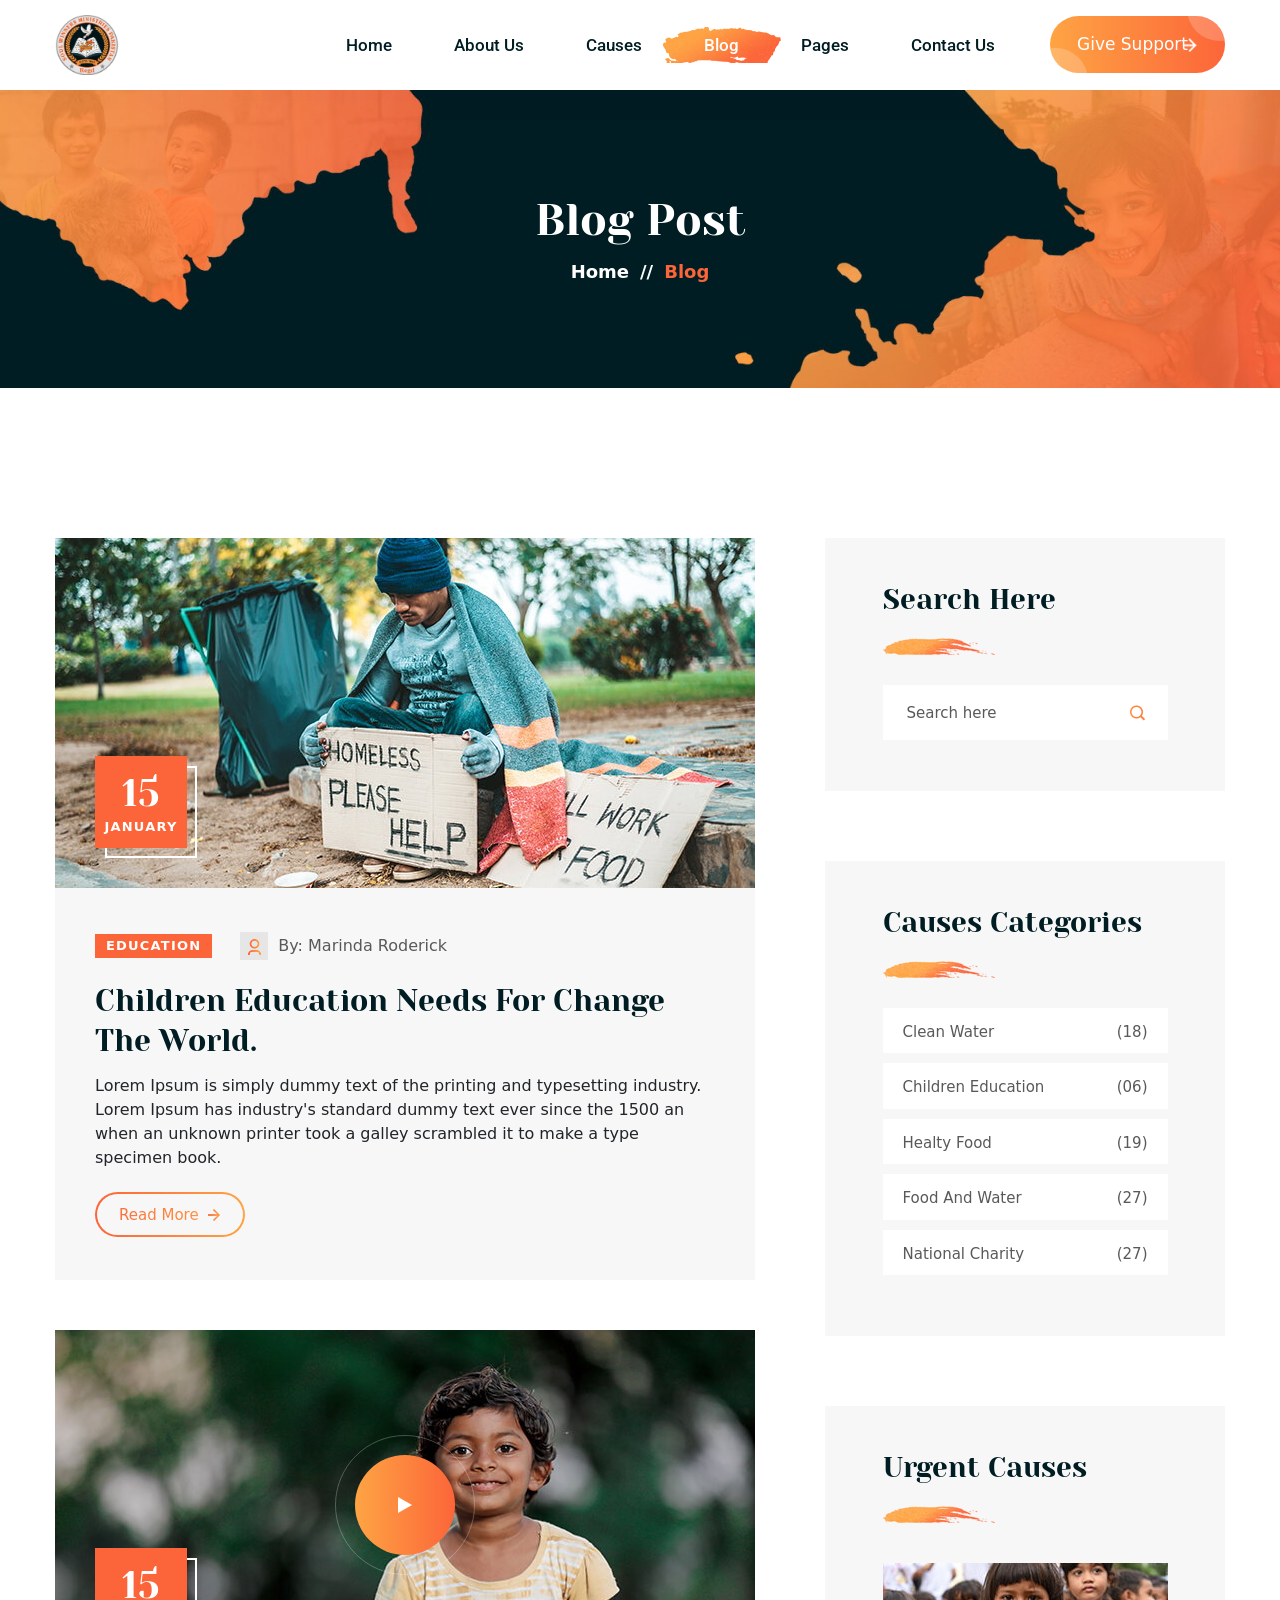
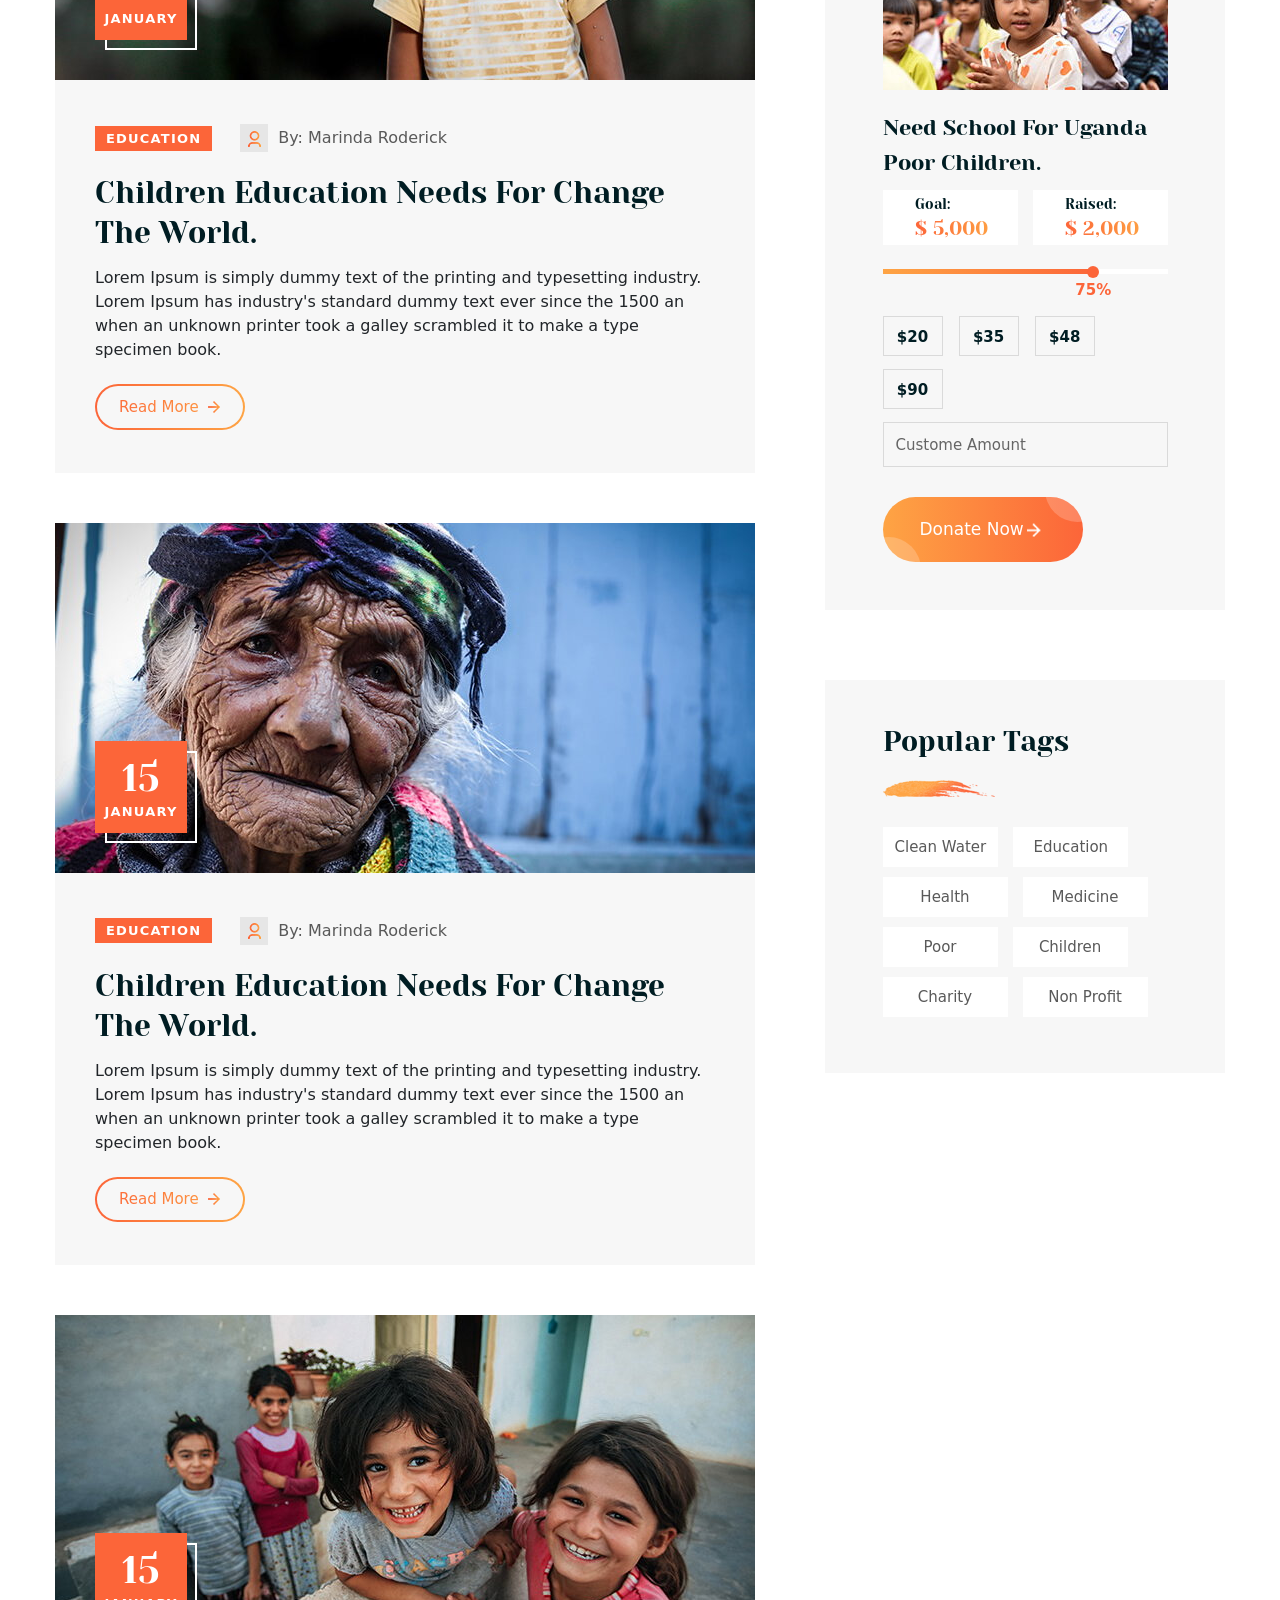
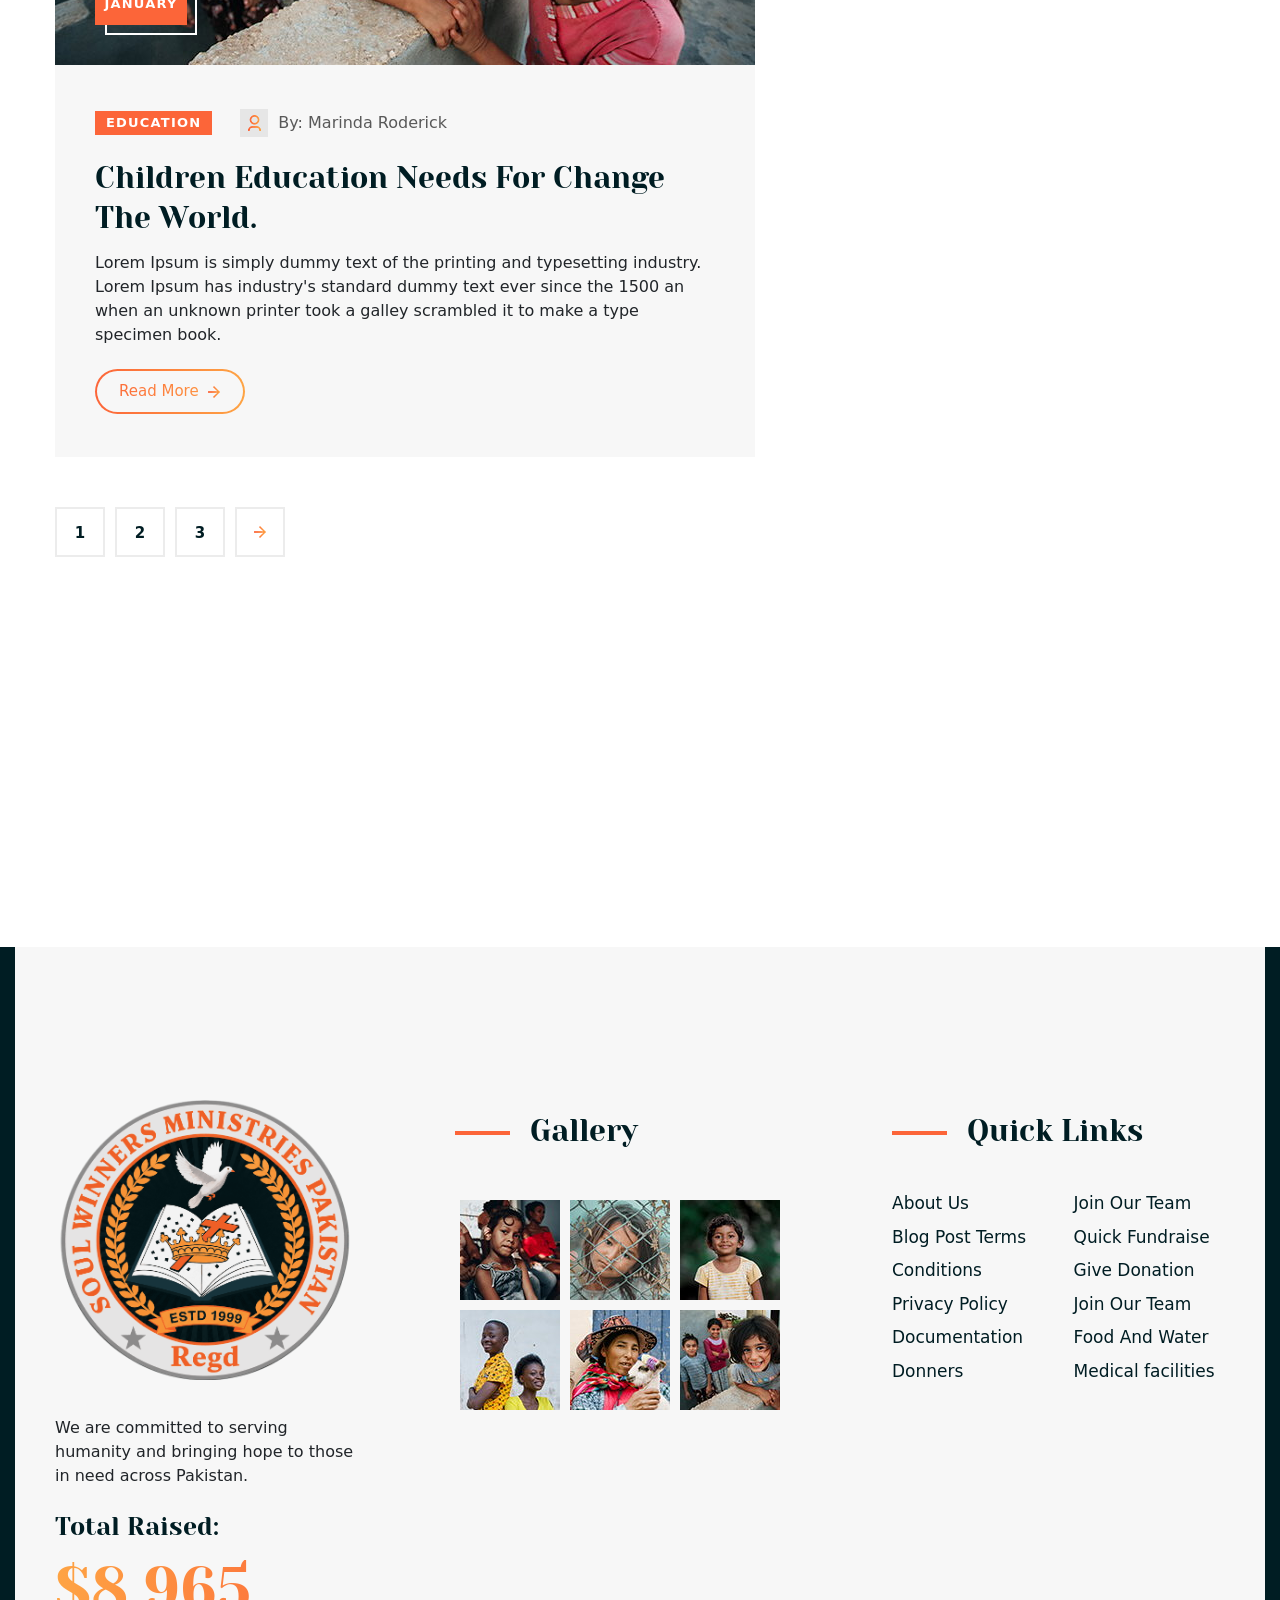
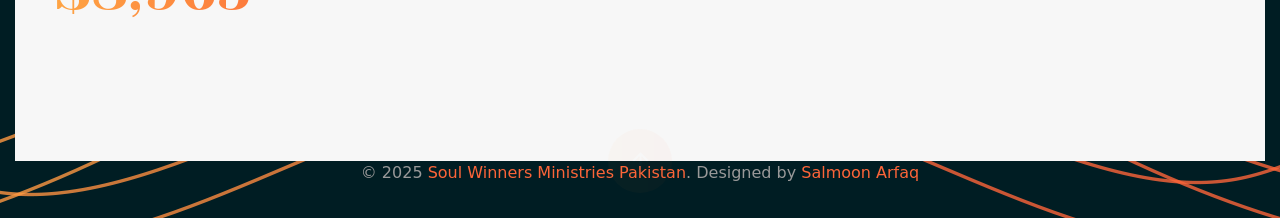
<file: blog.html>
<!DOCTYPE html>
<html lang="en">


<!-- Mirrored from htmldemo.net/givest/givest/blog.html by HTTrack Website Copier/3.x [XR&CO'2014], Mon, 27 Jul 2026 18:51:46 GMT -->
<head>
    <meta charset="utf-8">
    <meta http-equiv="X-UA-Compatible" content="IE=edge">
    <meta name="viewport" content="width=device-width, initial-scale=1.0" />

    <title>Blog – Soul Winners Ministries Pakistan</title>

    <!--== Favicon ==-->
    <link rel="shortcut icon" href="assets/img/soul_logo.png" type="image/png" />

    <!--== Google Fonts ==-->
    <link href="https://fonts.googleapis.com/css?family=Yeseva+One:400" rel="stylesheet">
    <link href="https://fonts.googleapis.com/css?family=Roboto:300,400,400i,500,500i,700,700i" rel="stylesheet">

    <!--== Bootstrap CSS ==-->
    <link href="assets/css/bootstrap.min.css" rel="stylesheet"/>
    <!--== Icofont CSS ==-->
    <link href="assets/css/icofont.css" rel="stylesheet"/>
    <!--== ElegantIcons CSS ==-->
    <link href="assets/css/elegantIcons.css" rel="stylesheet"/>
    <!--== Animate CSS ==-->
    <link href="assets/css/animate.css" rel="stylesheet"/>
    <!--== Aos CSS ==-->
    <link href="assets/css/aos.css" rel="stylesheet"/>
    <!--== FancyBox CSS ==-->
    <link href="assets/css/jquery.fancybox.min.css" rel="stylesheet"/>
    <!--== Slicknav CSS ==-->
    <link href="assets/css/slicknav.css" rel="stylesheet"/>
    <!--== Swiper CSS ==-->
    <link href="assets/css/swiper.min.css" rel="stylesheet"/>
    <!--== Main Style CSS ==-->
    <link href="assets/css/style.css" rel="stylesheet" />

</head>

<body>

<!--wrapper start-->
<div class="wrapper blog-page-wrapper">

  <!--== Start Preloader Content ==-->
  <div class="preloader-wrap">
  	<div class="preloader">
	    <span class="dot"></span>
	    <div class="dots">
        <span></span>
        <span></span>
        <span></span>
	    </div>
  	</div>
  </div>
  <!--== End Preloader Content ==-->

  <!--== Start Header Wrapper ==-->
  <header class="header-area header-default sticky-header">
    <div class="container">
      <div class="row align-items-center">
        <div class="col-5 col-sm-3 col-md-3 col-lg-2 pr-0">
          <div class="header-logo-area">
            <a href="index.html">
              <img class="logo-main" src="assets/img/soul_logo.png" alt="Logo" />
              <img class="logo-light" src="assets/img/soul_logo.png" alt="Logo" />
            </a>
          </div>
        </div>
        <div class="col-7 col-sm-9 col-md-9 col-lg-10">
          <div class="header-align">
            <div class="header-navigation-area">
              <ul class="main-menu nav justify-content-center">
                <li><a href="index.html">Home</a></li>
                <li><a href="about.html">About Us</a></li>
                <li class="has-submenu"><a href="causes.html">Causes</a>
                  <ul class="submenu-nav">
                    <li><a href="causes.html">Causes</a></li>
                    <li><a href="causes-details.html">Causes Details</a></li>
                  </ul>
                </li>
                <li class="has-submenu active"><a href="blog.html">Blog</a>
                  <ul class="submenu-nav">
                    <li><a class="text-theme-color" href="blog.html">Blog Grid</a></li>
                    <li><a href="blog-details.html">Blog Single</a></li>
                  </ul>
                </li>
                <li class="has-submenu"><a href="index.html">Pages</a>
                  <ul class="submenu-nav">
                    <li><a href="event-details.html">Event Details</a></li>
                    <li><a href="team.html">Team</a></li>
                  </ul>
                </li>
                <li><a href="contact.html">Contact Us</a></li>
              </ul>
            </div>
            <div class="header-action-area">
              <button class="btn-menu d-xl-none">
                <span></span>
                <span></span>
                <span></span>
              </button>
              <a href="contact.html" class="btn-theme btn-gradient btn-slide btn-style">Give Support <img class="icon icon-img" src="assets/img/icons/arrow-line-right2.png" alt="Icon"></a>
            </div>
          </div>
        </div>
      </div>
    </div>
  </header>
  <!--== End Header Wrapper ==-->

  <main class="main-content site-wrapper-reveal">
    <!--== Start Page Title Area ==-->
    <section class="page-title-area" data-bg-img="assets/img/photos/bg-page-title.jpg">
      <div class="container">
        <div class="row">
          <div class="col-lg-12">
            <div class="page-title-content text-center">
              <h2 class="title text-white">Blog Post</h2>
              <div class="bread-crumbs"><a href="index.html">Home<span class="breadcrumb-sep">//</span></a><span class="active">Blog</span></div>
            </div>
          </div>
        </div>
      </div>
    </section>
    <!--== End Page Title Area ==-->

    <!--== Start Blog Area Wrapper ==-->
    <section class="blog-grid-area">
      <div class="container">
        <div class="row">
          <div class="col-12">
            <div class="blog-content-column">
              <div class="blog-content-area post-items-style2">
                <!--== Start Blog Post Item ==-->
                <div class="post-item">
                  <div class="thumb">
                    <a href="blog-details.html"><img src="assets/img/blog/g1.jpg" alt="Soul Winners Ministries Pakistan-Blog"></a>
                    <div class="meta-date">
                      <a href="blog.html"><span>15</span> January</a>
                    </div>
                    <div class="shape-line"></div>
                  </div>
                  <div class="content">
                    <div class="inner-content">
                      <div class="meta">
                        <a class="post-category" href="blog.html">Education</a>
                        <a class="post-author" href="blog.html"><span class="icon"><img class="icon-img" src="assets/img/icons/admin1.png" alt="Icon-Image"></span>By: Marinda Roderick</a>
                      </div>
                      <h4 class="title">
                        <a href="blog-details.html">Children Education Needs For Change The World.</a>
                      </h4>
                      <p>Lorem Ipsum is simply dummy text of the printing and typesetting industry. Lorem Ipsum has industry's standard dummy text ever since the 1500 an when an unknown printer took a galley scrambled it to make a type specimen book.</p>
                      <a href="blog-details.html" class="btn-theme btn-border-gradient btn-size-md"><span>Read More <img class="icon icon-img" src="assets/img/icons/arrow-line-right-gradient.png" alt="Icon"></span></a>
                    </div>
                  </div>
                </div>
                <!--== End Blog Post Item ==-->

                <!--== Start Blog Post Item ==-->
                <div class="post-item">
                  <div class="thumb">
                    <a href="blog-details.html"><img src="assets/img/blog/g2.jpg" alt="Soul Winners Ministries Pakistan-Blog"></a>
                    <div class="meta-date">
                      <a href="blog.html"><span>15</span> January</a>
                    </div>
                    <div class="shape-line"></div>
                    <a class="btn-play play-video-popup" href="https://player.vimeo.com/video/174392490?dnt=1&amp;app_id=122963"><span class="icon"><img src="assets/img/icons/play.png" alt="Icon"></span></a>
                  </div>
                  <div class="content">
                    <div class="inner-content">
                      <div class="meta">
                        <a class="post-category" href="blog.html">Education</a>
                        <a class="post-author" href="blog.html"><span class="icon"><img class="icon-img" src="assets/img/icons/admin1.png" alt="Icon-Image"></span>By: Marinda Roderick</a>
                      </div>
                      <h4 class="title">
                        <a href="blog-details.html">Children Education Needs For Change The World.</a>
                      </h4>
                      <p>Lorem Ipsum is simply dummy text of the printing and typesetting industry. Lorem Ipsum has industry's standard dummy text ever since the 1500 an when an unknown printer took a galley scrambled it to make a type specimen book.</p>
                      <a href="blog-details.html" class="btn-theme btn-border-gradient btn-size-md"><span>Read More <img class="icon icon-img" src="assets/img/icons/arrow-line-right-gradient.png" alt="Icon"></span></a>
                    </div>
                  </div>
                </div>
                <!--== End Blog Post Item ==-->

                <!--== Start Blog Post Item ==-->
                <div class="post-item">
                  <div class="thumb">
                    <a href="blog-details.html"><img src="assets/img/blog/g3.jpg" alt="Soul Winners Ministries Pakistan-Blog"></a>
                    <div class="meta-date">
                      <a href="blog.html"><span>15</span> January</a>
                    </div>
                    <div class="shape-line"></div>
                  </div>
                  <div class="content">
                    <div class="inner-content">
                      <div class="meta">
                        <a class="post-category" href="blog.html">Education</a>
                        <a class="post-author" href="blog.html"><span class="icon"><img class="icon-img" src="assets/img/icons/admin1.png" alt="Icon-Image"></span>By: Marinda Roderick</a>
                      </div>
                      <h4 class="title">
                        <a href="blog-details.html">Children Education Needs For Change The World.</a>
                      </h4>
                      <p>Lorem Ipsum is simply dummy text of the printing and typesetting industry. Lorem Ipsum has industry's standard dummy text ever since the 1500 an when an unknown printer took a galley scrambled it to make a type specimen book.</p>
                      <a href="blog-details.html" class="btn-theme btn-border-gradient btn-size-md"><span>Read More <img class="icon icon-img" src="assets/img/icons/arrow-line-right-gradient.png" alt="Icon"></span></a>
                    </div>
                  </div>
                </div>
                <!--== End Blog Post Item ==-->

                <!--== Start Blog Post Item ==-->
                <div class="post-item">
                  <div class="thumb">
                    <a href="blog-details.html"><img src="assets/img/blog/g4.jpg" alt="Soul Winners Ministries Pakistan-Blog"></a>
                    <div class="meta-date">
                      <a href="blog.html"><span>15</span> January</a>
                    </div>
                    <div class="shape-line"></div>
                  </div>
                  <div class="content">
                    <div class="inner-content">
                      <div class="meta">
                        <a class="post-category" href="blog.html">Education</a>
                        <a class="post-author" href="blog.html"><span class="icon"><img class="icon-img" src="assets/img/icons/admin1.png" alt="Icon-Image"></span>By: Marinda Roderick</a>
                      </div>
                      <h4 class="title">
                        <a href="blog-details.html">Children Education Needs For Change The World.</a>
                      </h4>
                      <p>Lorem Ipsum is simply dummy text of the printing and typesetting industry. Lorem Ipsum has industry's standard dummy text ever since the 1500 an when an unknown printer took a galley scrambled it to make a type specimen book.</p>
                      <a href="blog-details.html" class="btn-theme btn-border-gradient btn-size-md"><span>Read More <img class="icon icon-img" src="assets/img/icons/arrow-line-right-gradient.png" alt="Icon"></span></a>
                    </div>
                  </div>
                </div>
                <!--== End Blog Post Item ==-->

                <div class="pagination-area pt-0 pb-0">
                  <nav>
                    <ul class="page-numbers">
                      <li>
                        <a class="page-number" href="blog.html">1</a>
                      </li>
                      <li>
                        <a class="page-number" href="blog.html">2</a>
                      </li>
                      <li>
                        <a class="page-number" href="blog.html">3</a>
                      </li>
                      <li>
                        <a class="page-number next" href="blog.html">
                          <img src="assets/img/icons/arrow-line-right-gradient.png" alt="Icon-Image">
                        </a>
                      </li>
                    </ul>
                  </nav>
                </div>
              </div>
              <div class="sidebar-area">
                <div class="widget">
                  <h3 class="widget-title">Search Here</h3>
                  <div class="separator-line">
                    <img class="me-1" src="assets/img/shape/line-t2.png" alt="Image-Soul Winners Ministries Pakistan">
                  </div>
                  <div class="widget-search-box">
                    <form action="#" method="post">
                      <div class="form-input-item">
                        <label for="search2" class="sr-only">Search Here</label>
                        <input type="text" id="search2" placeholder="Search here">
                        <button type="submit" class="btn-src">
                          <i class="icofont-search-1"></i>
                        </button>
                      </div>
                    </form>
                  </div>
                </div>
                <div class="widget">
                  <h3 class="widget-title">Causes Categories</h3>
                  <div class="separator-line">
                    <img class="me-1" src="assets/img/shape/line-t2.png" alt="Image-Soul Winners Ministries Pakistan">
                  </div>
                  <div class="widget-category">
                    <a href="causes-details.html">Clean Water <span>(18)</span></a>
                    <a href="causes-details.html">Children Education <span>(06)</span></a>
                    <a href="causes-details.html">Healty Food <span>(19)</span></a>
                    <a href="causes-details.html">Food And Water <span>(27)</span></a>
                    <a href="causes-details.html">National Charity <span>(27)</span></a>
                  </div>
                </div>
                <div class="widget">
                  <h3 class="widget-title">Urgent Causes</h3>
                  <div class="separator-line">
                    <img class="me-1" src="assets/img/shape/line-t2.png" alt="Image-Soul Winners Ministries Pakistan">
                  </div>
                  <div class="widget-causes-item">
                    <div class="thumb">
                      <img src="assets/img/causes/w1.jpg" alt="Soul Winners Ministries Pakistan-HasTech">
                    </div>
                    <div class="content">
                      <h4 class="title"><a href="causes-details.html">Need School For Uganda Poor Children.</a></h4>
                      <ul class="donate-info">
                        <li class="info-item">
                          <span class="info-title">Goal:</span>
                          <span class="amount">$ 5,000</span>
                        </li>
                        <li class="info-item">
                          <span class="info-title">Raised:</span>
                          <span class="amount">$ 2,000</span>
                        </li>
                      </ul>
                      <!-- Start Progress Item -->
                      <div class="progress-item">
                        <div class="progress-line">
                          <div class="progress-bar-line" data-percent="75%"><span class="percent"></span></div>
                        </div>
                      </div>
                      <form action="#">
                        <div class="amount-info">
                          <div class="donate-amount">$20</div>
                          <div class="donate-amount">$35</div>
                          <div class="donate-amount">$48</div>
                          <div class="donate-amount me-0">$90</div>
                          <div class="donate-amount donate-custom-amount">
                            <input class="form-control" type="text" placeholder="Custome Amount">
                          </div>
                        </div>
                        <a class="btn-theme btn-gradient btn-slide" href="#"><span>Donate Now <img class="icon icon-img" src="assets/img/icons/arrow-line-right2.png" alt="Icon"></span></a>
                      </form>
                    </div>
                  </div>
                </div>
                <div class="widget mb-0 pb-3">
                  <h3 class="widget-title">Popular Tags</h3>
                  <div class="separator-line">
                    <img class="me-1" src="assets/img/shape/line-t2.png" alt="Image-Soul Winners Ministries Pakistan">
                  </div>
                  <div class="widget-tags">
                    <ul>
                      <li><a href="#/">Clean Water</a></li>
                      <li><a href="#/">Education</a></li>
                      <li><a class="style2" href="#/">Health</a></li>
                      <li><a class="style2" href="#/">Medicine</a></li>
                      <li><a href="#/">Poor</a></li>
                      <li><a href="#/">Children</a></li>
                      <li><a class="style2" href="#/">Charity</a></li>
                      <li><a class="style2" href="#/">Non Profit</a></li>
                    </ul>
                  </div>
                </div>
              </div>
            </div>
          </div>
        </div>
      </div>
    </section>
    <!--== End Blog Area Wrapper ==-->
  </main>

  <!--== Start Footer Area Wrapper ==-->
  <footer class="footer-area">
    <div class="footer-main">
      <div class="container">
        <div class="row">
          <div class="col-sm-12 col-md-6 col-lg-4 col-xl-4">
            <div class="widget-item">
              <div class="about-widget">
                <a class="footer-logo" href="index.html">
                  <img src="assets/img/soul_logo.png" alt="Logo">
                </a>
                <p>We are committed to serving humanity and bringing hope to those in need across Pakistan.</p>
                <div class="widget-total-raised">
                  <h4 class="raised-title">Total Raised:</h4>
                  <div class="raised-amount">$8,965</div>
                </div>
              </div>
            </div>
          </div>
          <div class="col-sm-6 col-md-6 col-lg-4 col-xl-4">
            <div class="widget-item">
              <h4 class="widget-title line-style">Gallery</h4>
              <div class="widget-gallery">
                <div class="row row-cols-3 row-gutter-10">
                  <div class="col">
                    <div class="gallery-item">
                      <img src="assets/img/photos/gallery1.jpg" alt="Soul Winners Ministries Pakistan-HasTech">
                      <a class="icon" href="#/"><i class="icofont-instagram"></i></a>
                    </div>
                  </div>
                  <div class="col">
                    <div class="gallery-item">
                      <img src="assets/img/photos/gallery2.jpg" alt="Soul Winners Ministries Pakistan-HasTech">
                      <a class="icon" href="#/"><i class="icofont-instagram"></i></a>
                    </div>
                  </div>
                  <div class="col">
                    <div class="gallery-item">
                      <img src="assets/img/photos/gallery3.jpg" alt="Soul Winners Ministries Pakistan-HasTech">
                      <a class="icon" href="#/"><i class="icofont-instagram"></i></a>
                    </div>
                  </div>
                  <div class="col">
                    <div class="gallery-item">
                      <img src="assets/img/photos/gallery4.jpg" alt="Soul Winners Ministries Pakistan-HasTech">
                      <a class="icon" href="#/"><i class="icofont-instagram"></i></a>
                    </div>
                  </div>
                  <div class="col">
                    <div class="gallery-item">
                      <img src="assets/img/photos/gallery5.jpg" alt="Soul Winners Ministries Pakistan-HasTech">
                      <a class="icon" href="#/"><i class="icofont-instagram"></i></a>
                    </div>
                  </div>
                  <div class="col">
                    <div class="gallery-item">
                      <img src="assets/img/photos/gallery6.jpg" alt="Soul Winners Ministries Pakistan-HasTech">
                      <a class="icon" href="#/"><i class="icofont-instagram"></i></a>
                    </div>
                  </div>
                </div>
              </div>              
            </div>
          </div>
          <div class="col-sm-6 col-md-6 col-lg-4 col-xl-4">
            <div class="widget-item menu-wrap-two-column">
              <h4 class="widget-title line-style">Quick Links</h4>
              <nav class="widget-menu-wrap">
                <div class="row">
                  <div class="col-6 col-sm-6 col-md-6 pr-sm-5">
                    <ul class="nav-menu nav">
                      <li><a href="about.html">About Us</a></li>
                      <li><a href="blog.html">Blog Post Terms</a></li>
                      <li><a href="#/">Conditions</a></li>
                      <li><a href="#/">Privacy Policy</a></li>
                      <li><a href="#/">Documentation</a></li>
                      <li><a href="#/">Donners</a></li>
                    </ul>
                  </div>
                  <div class="col-6 col-sm-6 col-md-6 pl-sm-5">
                    <ul class="nav-menu nav align-right">
                      <li><a href="team.html">Join Our Team</a></li>
                      <li><a href="#/">Quick Fundraise</a></li>
                      <li><a href="#/">Give Donation</a></li>
                      <li><a href="team.html">Join Our Team</a></li>
                      <li><a href="causes-details.html">Food And Water</a></li>
                      <li><a href="causes-details.html">Medical facilities</a></li>
                    </ul>
                  </div>
                </div>
              </nav>
            </div>
          </div>
        </div>
      </div>
      <!--== Scroll Top Button ==-->
      <div class="scroll-to-top"><img src="assets/img/icons/arrow-up-line.png" alt="Icon-Image"></div>
    </div>
    <div class="footer-bottom">
      <div class="container">
        <div class="footer-bottom-content">
          <div class="row align-items-center">
            <div class="col-12">
              <div class="widget-copyright text-center">
                <p>© 2025 <span>Soul Winners Ministries Pakistan</span>. Designed by <a target="_blank" href="https://almoonarfaq.netlify.app/">Salmoon Arfaq</a></p>
              </div>
            </div>
          </div>
        </div>
      </div>
    </div>
    <div class="shape-layer">
      <img src="assets/img/shape/footer-line.png" alt="Image-Soul Winners Ministries Pakistan">
    </div>
  </footer>
  <!--== End Footer Area Wrapper ==-->

  <!--== Start Side Menu ==-->
  <aside class="off-canvas-wrapper">
    <div class="off-canvas-inner">
      <div class="off-canvas-overlay"></div>
      <!-- Start Off Canvas Content Wrapper -->
      <div class="off-canvas-content">
        <!-- Off Canvas Header -->
        <div class="off-canvas-header">
          <div class="logo-area">
            <a href="index.html"><img src="assets/img/soul_logo.png" alt="Logo" /></a>
          </div>
          <div class="close-action">
            <button class="btn-close"><i class="icofont-close"></i></button>
          </div>
        </div>

        <div class="off-canvas-item">
          <!-- Start Mobile Menu Wrapper -->
          <div class="res-mobile-menu menu-active-one">
            <!-- Note Content Auto Generate By Jquery From Main Menu -->
          </div>
          <!-- End Mobile Menu Wrapper -->
        </div>
        <!-- Off Canvas Footer -->
        <div class="off-canvas-footer"></div>
      </div>
      <!-- End Off Canvas Content Wrapper -->
    </div>
  </aside>
  <!--== End Side Menu ==-->  
</div>

<!--=======================Javascript============================-->

<!--=== Modernizr Min Js ===-->
<script src="assets/js/modernizr.js"></script>
<!--=== jQuery Min Js ===-->
<script src="assets/js/jquery-main.js"></script>
<!--=== jQuery Migration Min Js ===-->
<script src="assets/js/jquery-migrate.js"></script>
<!--=== Popper Min Js ===-->
<script src="assets/js/popper.min.js"></script>
<!--=== Bootstrap Min Js ===-->
<script src="assets/js/bootstrap.min.js"></script>
<!--=== jquery Appear Js ===-->
<script src="assets/js/jquery.appear.js"></script>
<!--=== jquery Swiper Min Js ===-->
<script src="assets/js/swiper.min.js"></script>
<!--=== jquery Fancybox Min Js ===-->
<script src="assets/js/fancybox.min.js"></script>
<!--=== jquery Aos Min Js ===-->
<script src="assets/js/aos.min.js"></script>
<!--=== jquery Tilt Animation Js ===-->
<script src="assets/js/tilt-animation.js"></script>
<!--=== jquery Scene Mouse Move Min Js ===-->
<script src="assets/js/parallax.min.js"></script>
<!--=== jquery Slicknav Js ===-->
<script src="assets/js/jquery.slicknav.js"></script>
<!--=== jquery Counterup Js ===-->
<script src="assets/js/counterup.js"></script>
<!--=== jquery Waypoint Js ===-->
<script src="assets/js/waypoint.js"></script>
<!--=== jquery Wow Min Js ===-->
<script src="assets/js/wow.min.js"></script>
<!--=== jQuery EasyPieChart Min Js ===-->
<script src="assets/js/jquery.easypiechart.min.js"></script>

<!--=== Custom Js ===-->
<script src="assets/js/custom.js"></script>

</body>


<!-- Mirrored from htmldemo.net/givest/givest/blog.html by HTTrack Website Copier/3.x [XR&CO'2014], Mon, 27 Jul 2026 18:51:48 GMT -->
</html>
</file>
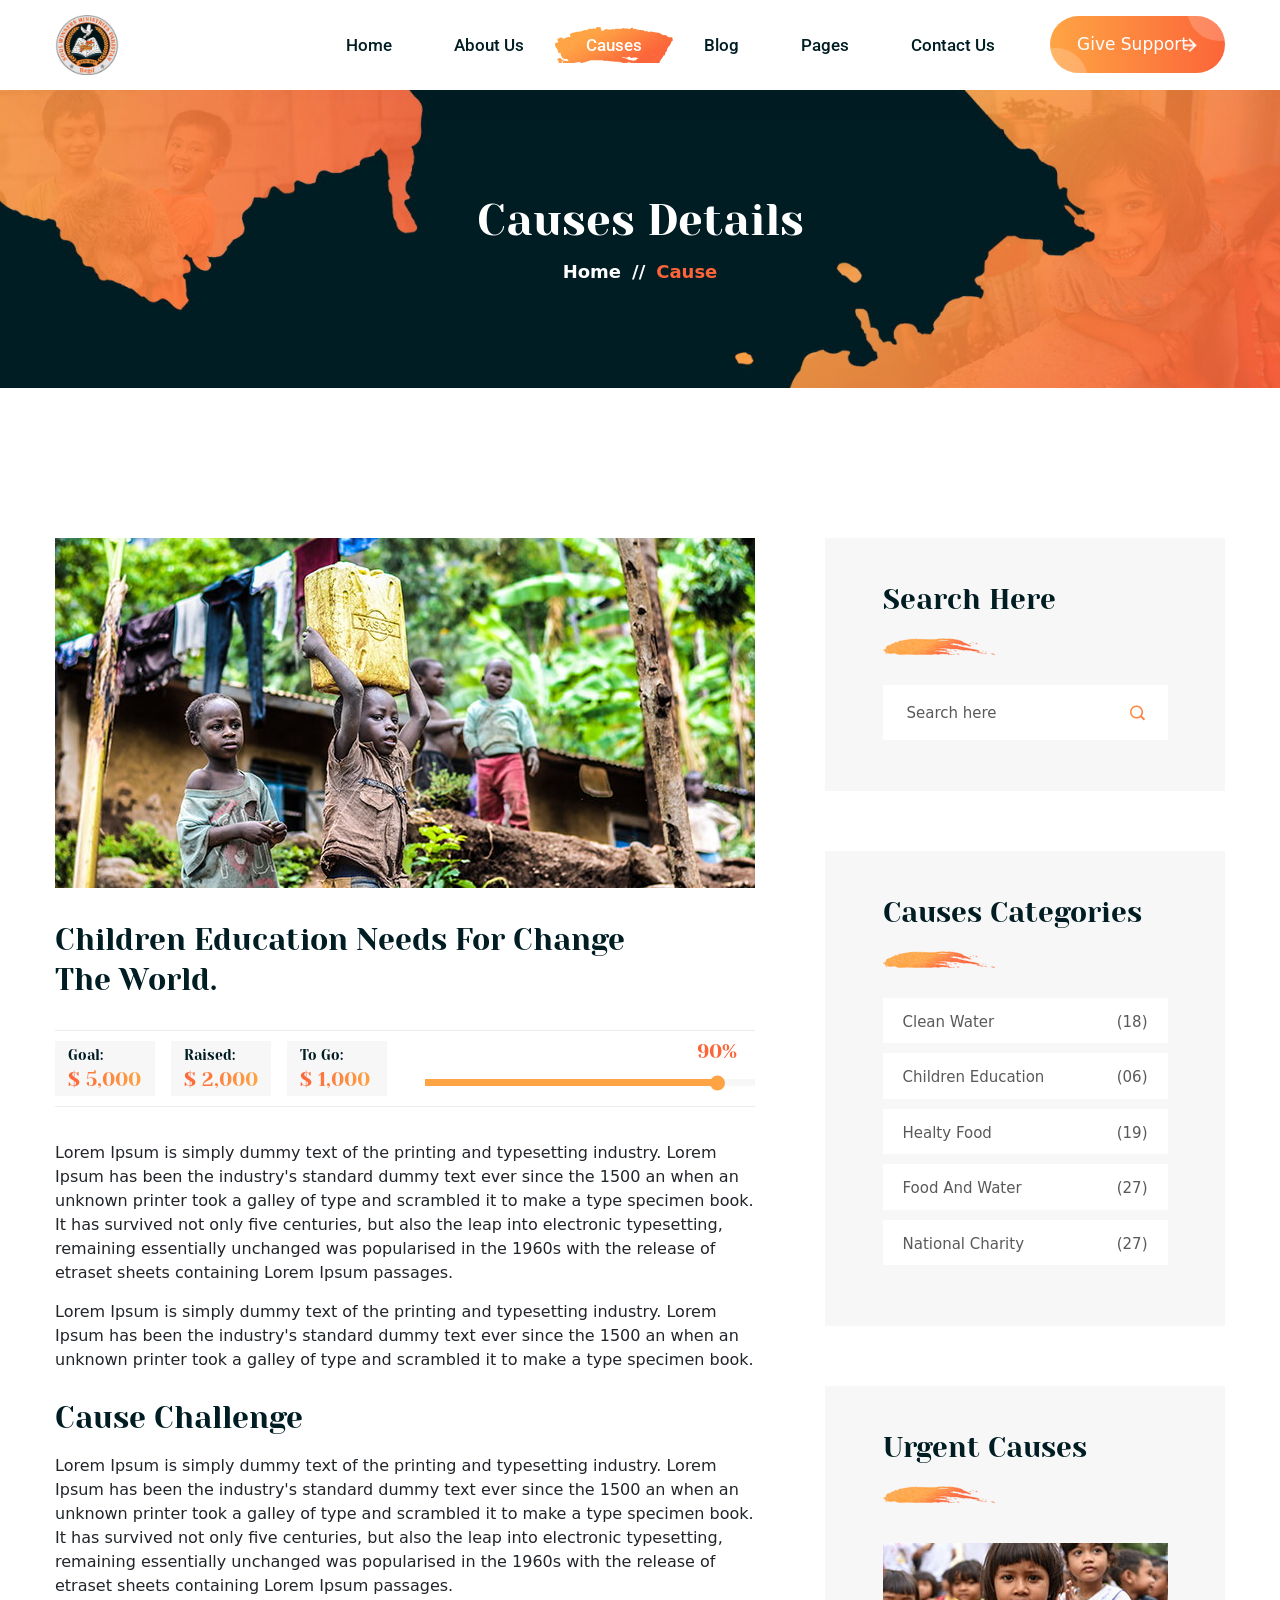
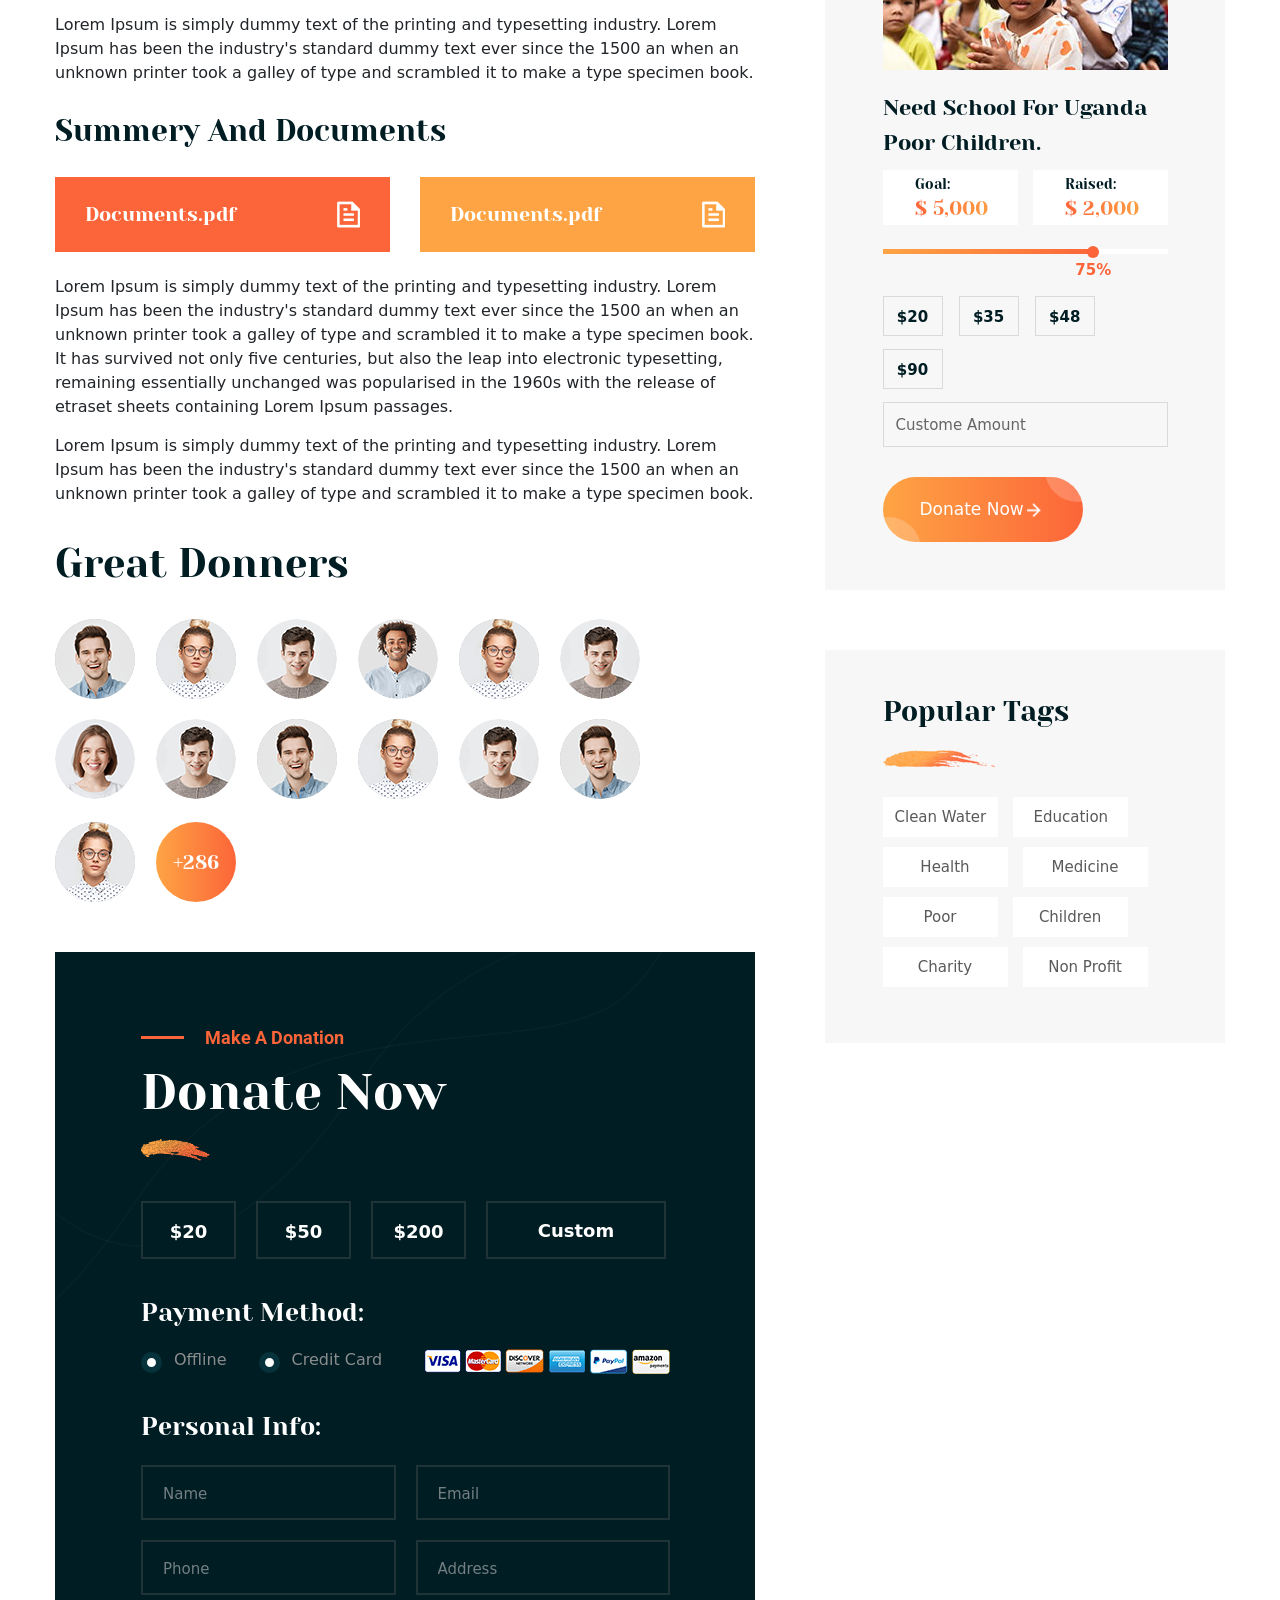
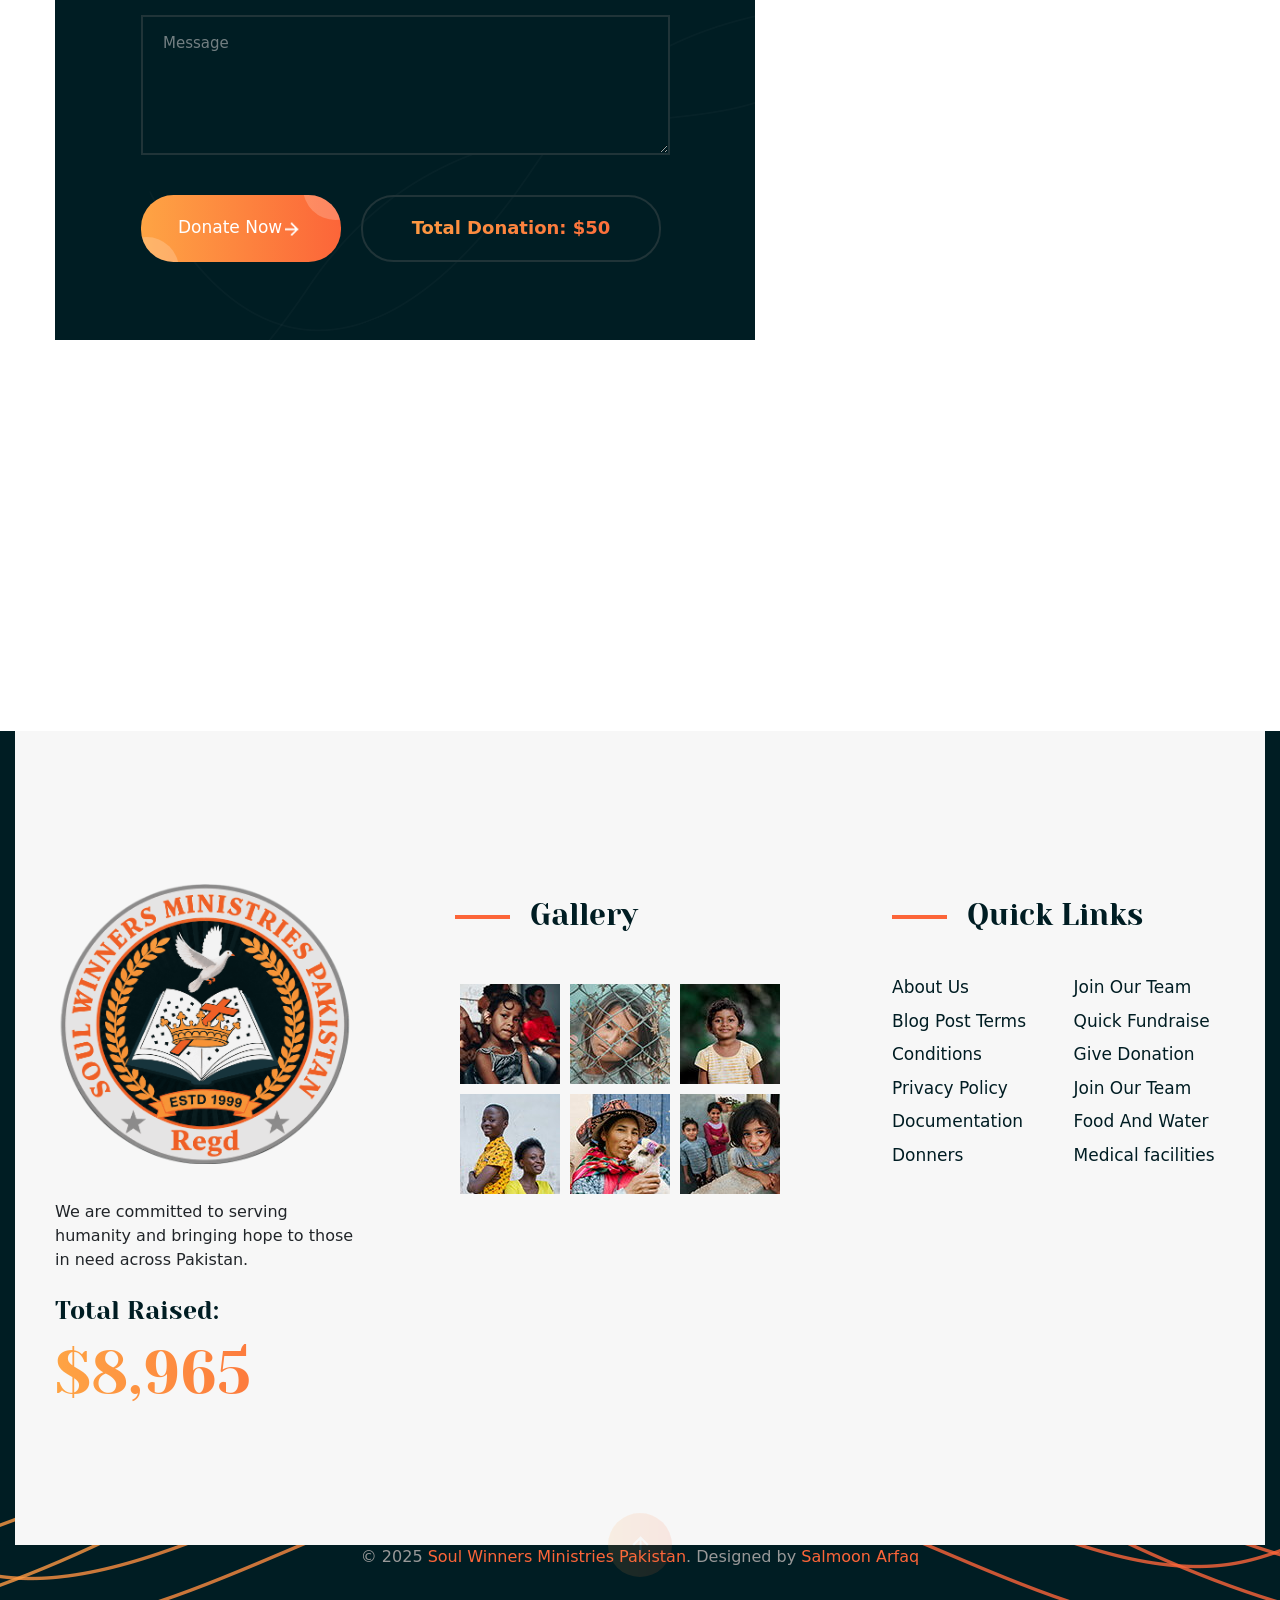
<file: causes-details.html>
<!DOCTYPE html>
<html lang="en">


<!-- Mirrored from htmldemo.net/givest/givest/causes-details.html by HTTrack Website Copier/3.x [XR&CO'2014], Mon, 27 Jul 2026 18:51:42 GMT -->
<head>
    <meta charset="utf-8">
    <meta http-equiv="X-UA-Compatible" content="IE=edge">
    <meta name="viewport" content="width=device-width, initial-scale=1.0" />

    <title>Causes Details – Soul Winners Ministries Pakistan</title>

    <!--== Favicon ==-->
    <link rel="shortcut icon" href="assets/img/soul_logo.png" type="image/png" />

    <!--== Google Fonts ==-->
    <link href="https://fonts.googleapis.com/css?family=Yeseva+One:400" rel="stylesheet">
    <link href="https://fonts.googleapis.com/css?family=Roboto:300,400,400i,500,500i,700,700i" rel="stylesheet">

    <!--== Bootstrap CSS ==-->
    <link href="assets/css/bootstrap.min.css" rel="stylesheet"/>
    <!--== Icofont CSS ==-->
    <link href="assets/css/icofont.css" rel="stylesheet"/>
    <!--== ElegantIcons CSS ==-->
    <link href="assets/css/elegantIcons.css" rel="stylesheet"/>
    <!--== Animate CSS ==-->
    <link href="assets/css/animate.css" rel="stylesheet"/>
    <!--== Aos CSS ==-->
    <link href="assets/css/aos.css" rel="stylesheet"/>
    <!--== FancyBox CSS ==-->
    <link href="assets/css/jquery.fancybox.min.css" rel="stylesheet"/>
    <!--== Slicknav CSS ==-->
    <link href="assets/css/slicknav.css" rel="stylesheet"/>
    <!--== Swiper CSS ==-->
    <link href="assets/css/swiper.min.css" rel="stylesheet"/>
    <!--== Main Style CSS ==-->
    <link href="assets/css/style.css" rel="stylesheet" />

</head>

<body>

<!--wrapper start-->
<div class="wrapper causes-details-page-wrapper">

  <!--== Start Preloader Content ==-->
  <div class="preloader-wrap">
  	<div class="preloader">
	    <span class="dot"></span>
	    <div class="dots">
        <span></span>
        <span></span>
        <span></span>
	    </div>
  	</div>
  </div>
  <!--== End Preloader Content ==-->

  <!--== Start Header Wrapper ==-->
  <header class="header-area header-default sticky-header">
    <div class="container">
      <div class="row align-items-center">
        <div class="col-5 col-sm-3 col-md-3 col-lg-2 pr-0">
          <div class="header-logo-area">
            <a href="index.html">
              <img class="logo-main" src="assets/img/soul_logo.png" alt="Logo" />
              <img class="logo-light" src="assets/img/soul_logo.png" alt="Logo" />
            </a>
          </div>
        </div>
        <div class="col-7 col-sm-9 col-md-9 col-lg-10">
          <div class="header-align">
            <div class="header-navigation-area">
              <ul class="main-menu nav justify-content-center">
                <li><a href="index.html">Home</a></li>
                <li><a href="about.html">About Us</a></li>
                <li class="has-submenu active"><a href="causes.html">Causes</a>
                  <ul class="submenu-nav">
                    <li><a href="causes.html">Causes</a></li>
                    <li><a class="text-theme-color" href="causes-details.html">Causes Details</a></li>
                  </ul>
                </li>
                <li class="has-submenu"><a href="blog.html">Blog</a>
                  <ul class="submenu-nav">
                    <li><a href="blog.html">Blog Grid</a></li>
                    <li><a href="blog-details.html">Blog Single</a></li>
                  </ul>
                </li>
                <li class="has-submenu"><a href="index.html">Pages</a>
                  <ul class="submenu-nav">
                    <li><a href="event-details.html">Event Details</a></li>
                    <li><a href="team.html">Team</a></li>
                  </ul>
                </li>
                <li><a href="contact.html">Contact Us</a></li>
              </ul>
            </div>
            <div class="header-action-area">
              <button class="btn-menu d-xl-none">
                <span></span>
                <span></span>
                <span></span>
              </button>
              <a href="contact.html" class="btn-theme btn-gradient btn-slide btn-style">Give Support <img class="icon icon-img" src="assets/img/icons/arrow-line-right2.png" alt="Icon"></a>
            </div>
          </div>
        </div>
      </div>
    </div>
  </header>
  <!--== End Header Wrapper ==-->

  <main class="main-content site-wrapper-reveal">
    <!--== Start Page Title Area ==-->
    <section class="page-title-area" data-bg-img="assets/img/photos/bg-page-title.jpg">
      <div class="container">
        <div class="row">
          <div class="col-lg-12">
            <div class="page-title-content text-center">
              <h2 class="title text-white">Causes Details</h2>
              <div class="bread-crumbs"><a href="index.html">Home<span class="breadcrumb-sep">//</span></a><span class="active">Cause</span></div>
            </div>
          </div>
        </div>
      </div>
    </section>
    <!--== End Page Title Area ==-->

    <!--== Start Causes Area ==-->
    <section class="causes-details-area">
      <div class="container">
        <div class="row">
          <div class="col-12">
            <div class="causes-details-column">
              <div class="causes-details-content">
                <div class="causes-details">
                  <div class="thumb">
                    <img class="w-100" src="assets/img/causes/d1.jpg" alt="Image-Soul Winners Ministries Pakistan">
                  </div>
                  <h3 class="cause-title">Children Education Needs For Change <br>The World.</h3>
                  <div class="donate-info-wrp">
                    <div class="row">
                      <div class="col-md-6">
                        <ul class="donate-info">
                          <li class="info-item">
                            <span class="info-title">Goal:</span>
                            <span class="amount">$ 5,000</span>
                          </li>
                          <li class="info-item">
                            <span class="info-title">Raised:</span>
                            <span class="amount">$ 2,000</span>
                          </li>
                          <li class="info-item">
                            <span class="info-title">To Go:</span>
                            <span class="amount">$ 1,000</span>
                          </li>
                        </ul>
                      </div>
                      <div class="col-md-6">
                        <!-- Start Progress Item -->
                        <div class="progress-item">
                          <div class="progress-line">
                            <div class="progress-bar-line" data-percent="90%"><span class="percent"></span></div>
                          </div>
                        </div>
                      </div>
                    </div>
                  </div>
                  <p>Lorem Ipsum is simply dummy text of the printing and typesetting industry. Lorem Ipsum has been the industry's standard dummy text ever since the 1500 an when an unknown printer took a galley of type and scrambled it to make a type specimen book. It has survived not only five centuries, but also the leap into electronic typesetting, remaining essentially unchanged was popularised in the 1960s with the release of etraset sheets containing Lorem Ipsum passages.</p>
                  <p class="mb-26">Lorem Ipsum is simply dummy text of the printing and typesetting industry. Lorem Ipsum has been the industry's standard dummy text ever since the 1500 an when an unknown printer took a galley of type and scrambled it to make a type specimen book.</p>
                  <h3>Cause Challenge</h3>
                  <p>Lorem Ipsum is simply dummy text of the printing and typesetting industry. Lorem Ipsum has been the industry's standard dummy text ever since the 1500 an when an unknown printer took a galley of type and scrambled it to make a type specimen book. It has survived not only five centuries, but also the leap into electronic typesetting, remaining essentially unchanged was popularised in the 1960s with the release of etraset sheets containing Lorem Ipsum passages.</p>
                  <p class="mb-26">Lorem Ipsum is simply dummy text of the printing and typesetting industry. Lorem Ipsum has been the industry's standard dummy text ever since the 1500 an when an unknown printer took a galley of type and scrambled it to make a type specimen book.</p>
                  <h3>Summery And Documents</h3>
                  <div class="row">
                    <div class="col-sm-6">
                      <div class="document-item mb-xs-10">
                        <h4>Documents.pdf</h4>
                        <img src="assets/img/icons/file.png" alt="Icon">
                      </div>
                    </div>
                    <div class="col-sm-6">
                      <div class="document-item bgcolor-theme2">
                        <h4>Documents.pdf</h4>
                        <img src="assets/img/icons/file.png" alt="Icon">
                      </div>
                    </div>
                  </div>
                  <p>Lorem Ipsum is simply dummy text of the printing and typesetting industry. Lorem Ipsum has been the industry's standard dummy text ever since the 1500 an when an unknown printer took a galley of type and scrambled it to make a type specimen book. It has survived not only five centuries, but also the leap into electronic typesetting, remaining essentially unchanged was popularised in the 1960s with the release of etraset sheets containing Lorem Ipsum passages.</p>
                  <p>Lorem Ipsum is simply dummy text of the printing and typesetting industry. Lorem Ipsum has been the industry's standard dummy text ever since the 1500 an when an unknown printer took a galley of type and scrambled it to make a type specimen book.</p>
                  <p></p>
                </div>
                <div class="donners-info">
                  <h3>Great Donners</h3>
                  <div class="donners-item">
                    <div class="donner-item">
                      <img src="assets/img/photos/donner1.png" alt="Image-Soul Winners Ministries Pakistan">
                    </div>
                    <div class="donner-item">
                      <img src="assets/img/photos/donner2.png" alt="Image-Soul Winners Ministries Pakistan">
                    </div>
                    <div class="donner-item">
                      <img src="assets/img/photos/donner3.png" alt="Image-Soul Winners Ministries Pakistan">
                    </div>
                    <div class="donner-item">
                      <img src="assets/img/photos/donner4.png" alt="Image-Soul Winners Ministries Pakistan">
                    </div>
                    <div class="donner-item">
                      <img src="assets/img/photos/donner2.png" alt="Image-Soul Winners Ministries Pakistan">
                    </div>
                    <div class="donner-item">
                      <img src="assets/img/photos/donner3.png" alt="Image-Soul Winners Ministries Pakistan">
                    </div>
                    <div class="donner-item">
                      <img src="assets/img/photos/donner5.png" alt="Image-Soul Winners Ministries Pakistan">
                    </div>
                    <div class="donner-item">
                      <img src="assets/img/photos/donner3.png" alt="Image-Soul Winners Ministries Pakistan">
                    </div>
                    <div class="donner-item">
                      <img src="assets/img/photos/donner1.png" alt="Image-Soul Winners Ministries Pakistan">
                    </div>
                    <div class="donner-item">
                      <img src="assets/img/photos/donner2.png" alt="Image-Soul Winners Ministries Pakistan">
                    </div>
                    <div class="donner-item">
                      <img src="assets/img/photos/donner3.png" alt="Image-Soul Winners Ministries Pakistan">
                    </div>
                    <div class="donner-item">
                      <img src="assets/img/photos/donner1.png" alt="Image-Soul Winners Ministries Pakistan">
                    </div>
                    <div class="donner-item">
                      <img src="assets/img/photos/donner2.png" alt="Image-Soul Winners Ministries Pakistan">
                    </div>
                    <div class="donner-item donner-number">+286</div>
                  </div>
                </div>
                <div class="donation-form bgcolor-theme3">
                  <div class="section-title">
                    <h5 class="subtitle line-theme-color mb-14">Make A Donation</h5>
                    <h2 class="title text-white">Donate Now</h2>
                    <img class="line-shape" src="assets/img/shape/line-t3.png" alt="Image-Soul Winners Ministries Pakistan">
                  </div>
                  <form action="#">
                    <div class="amount-info">
                      <div class="donate-amount">$20</div>
                      <div class="donate-amount">$50</div>
                      <div class="donate-amount">$200</div>
                      <div class="donate-amount donate-custom-amount">
                        <input class="form-control" type="text" placeholder="Custom">
                      </div>
                    </div>
                    <div class="payment-method-wrp">
                      <h4>Payment Method:</h4>
                      <div class="payment-method">
                        <div class="payment-type">
                          <div class="form-check form-check-inline">
                            <input class="form-check-input" type="radio" name="inlineRadioOptions" id="inlineRadio1" value="option1">
                            <label class="form-check-label" for="inlineRadio1">Offline</label>
                          </div>
                          <div class="form-check form-check-inline">
                            <input class="form-check-input" type="radio" name="inlineRadioOptions" id="inlineRadio2" value="option2">
                            <label class="form-check-label" for="inlineRadio2">Credit Card</label>
                          </div>
                        </div>
                        <img src="assets/img/photos/payment-card.png" alt="Image-Soul Winners Ministries Pakistan">
                      </div>
                    </div>
                    <div class="personal-info">
                      <h4>Personal Info:</h4>
                      <div class="row row-gutter-20">
                        <div class="col-md-6">
                          <div class="form-group">
                            <input class="form-control" type="text" name="con_name" placeholder="Name">
                          </div>
                        </div>
                        <div class="col-md-6">
                          <div class="form-group">
                            <input class="form-control" type="email" name="con_email" placeholder="Email">
                          </div>
                        </div>
                        <div class="col-md-6">
                          <div class="form-group">
                            <input class="form-control" type="text" name="con_phone" placeholder="Phone">
                          </div>
                        </div>
                        <div class="col-md-6">
                          <div class="form-group">
                            <input class="form-control" type="text" name="con_address" placeholder="Address">
                          </div>
                        </div>
                        <div class="col-md-12">
                          <div class="form-group mb-0">
                            <textarea class="form-control textarea" name="con_message" placeholder="Message"></textarea>
                          </div>
                        </div>
                      </div>
                    </div>
                    <div class="btn-wrp">
                      <a href="#/" class="btn-theme btn-gradient btn-slide">Donate Now <img class="icon icon-img" src="assets/img/icons/arrow-line-right2.png" alt="Icon"></a>
                      <a href="#/" class="btn-theme btn-gradient btn-border">Total Donation: $50</a>
                    </div>
                  </form>
                  <div class="layer-style">
                    <img class="layer-style1" src="assets/img/shape/form-shape1.png" alt="Image-Soul Winners Ministries Pakistan">
                    <img class="layer-style2" src="assets/img/shape/form-shape2.png" alt="Image-Soul Winners Ministries Pakistan">
                  </div>
                </div>
              </div>
              <div class="sidebar-area">
                <div class="widget">
                  <h3 class="widget-title">Search Here</h3>
                  <div class="separator-line">
                    <img class="me-1" src="assets/img/shape/line-t2.png" alt="Image-Soul Winners Ministries Pakistan">
                  </div>
                  <div class="widget-search-box">
                    <form action="#" method="post">
                      <div class="form-input-item">
                        <label for="search2" class="sr-only">Search Here</label>
                        <input type="text" id="search2" placeholder="Search here">
                        <button type="submit" class="btn-src">
                          <i class="icofont-search-1"></i>
                        </button>
                      </div>
                    </form>
                  </div>
                </div>
                <div class="widget">
                  <h3 class="widget-title">Causes Categories</h3>
                  <div class="separator-line">
                    <img class="me-1" src="assets/img/shape/line-t2.png" alt="Image-Soul Winners Ministries Pakistan">
                  </div>
                  <div class="widget-category">
                    <a href="causes-details.html">Clean Water <span>(18)</span></a>
                    <a href="causes-details.html">Children Education <span>(06)</span></a>
                    <a href="causes-details.html">Healty Food <span>(19)</span></a>
                    <a href="causes-details.html">Food And Water <span>(27)</span></a>
                    <a href="causes-details.html">National Charity <span>(27)</span></a>
                  </div>
                </div>
                <div class="widget">
                  <h3 class="widget-title">Urgent Causes</h3>
                  <div class="separator-line">
                    <img class="me-1" src="assets/img/shape/line-t2.png" alt="Image-Soul Winners Ministries Pakistan">
                  </div>
                  <div class="widget-causes-item">
                    <div class="thumb">
                      <img src="assets/img/causes/w1.jpg" alt="Soul Winners Ministries Pakistan-HasTech">
                    </div>
                    <div class="content">
                      <h4 class="title"><a href="causes-details.html">Need School For Uganda Poor Children.</a></h4>
                      <ul class="donate-info">
                        <li class="info-item">
                          <span class="info-title">Goal:</span>
                          <span class="amount">$ 5,000</span>
                        </li>
                        <li class="info-item">
                          <span class="info-title">Raised:</span>
                          <span class="amount">$ 2,000</span>
                        </li>
                      </ul>
                      <!-- Start Progress Item -->
                      <div class="progress-item">
                        <div class="progress-line">
                          <div class="progress-bar-line" data-percent="75%"><span class="percent"></span></div>
                        </div>
                      </div>
                      <form action="#">
                        <div class="amount-info">
                          <div class="donate-amount">$20</div>
                          <div class="donate-amount">$35</div>
                          <div class="donate-amount">$48</div>
                          <div class="donate-amount me-0">$90</div>
                          <div class="donate-amount donate-custom-amount">
                            <input class="form-control" type="text" placeholder="Custome Amount">
                          </div>
                        </div>
                        <a class="btn-theme btn-gradient btn-slide" href="#"><span>Donate Now <img class="icon icon-img" src="assets/img/icons/arrow-line-right2.png" alt="Icon"></span></a>
                      </form>
                    </div>
                  </div>
                </div>
                <div class="widget mb-0 pb-3">
                  <h3 class="widget-title">Popular Tags</h3>
                  <div class="separator-line">
                    <img class="me-1" src="assets/img/shape/line-t2.png" alt="Image-Soul Winners Ministries Pakistan">
                  </div>
                  <div class="widget-tags">
                    <ul>
                      <li><a href="#/">Clean Water</a></li>
                      <li><a href="#/">Education</a></li>
                      <li><a class="style2" href="#/">Health</a></li>
                      <li><a class="style2" href="#/">Medicine</a></li>
                      <li><a href="#/">Poor</a></li>
                      <li><a href="#/">Children</a></li>
                      <li><a class="style2" href="#/">Charity</a></li>
                      <li><a class="style2" href="#/">Non Profit</a></li>
                    </ul>
                  </div>
                </div>
              </div>
            </div>
          </div>
        </div>
      </div>
    </section>
    <!--== End Causes Area ==-->
  </main>

  <!--== Start Footer Area Wrapper ==-->
  <footer class="footer-area">
    <div class="footer-main">
      <div class="container">
        <div class="row">
          <div class="col-sm-12 col-md-6 col-lg-4 col-xl-4">
            <div class="widget-item">
              <div class="about-widget">
                <a class="footer-logo" href="index.html">
                  <img src="assets/img/soul_logo.png" alt="Logo">
                </a>
                <p>We are committed to serving humanity and bringing hope to those in need across Pakistan.</p>
                <div class="widget-total-raised">
                  <h4 class="raised-title">Total Raised:</h4>
                  <div class="raised-amount">$8,965</div>
                </div>
              </div>
            </div>
          </div>
          <div class="col-sm-6 col-md-6 col-lg-4 col-xl-4">
            <div class="widget-item">
              <h4 class="widget-title line-style">Gallery</h4>
              <div class="widget-gallery">
                <div class="row row-cols-3 row-gutter-10">
                  <div class="col">
                    <div class="gallery-item">
                      <img src="assets/img/photos/gallery1.jpg" alt="Soul Winners Ministries Pakistan-HasTech">
                      <a class="icon" href="#/"><i class="icofont-instagram"></i></a>
                    </div>
                  </div>
                  <div class="col">
                    <div class="gallery-item">
                      <img src="assets/img/photos/gallery2.jpg" alt="Soul Winners Ministries Pakistan-HasTech">
                      <a class="icon" href="#/"><i class="icofont-instagram"></i></a>
                    </div>
                  </div>
                  <div class="col">
                    <div class="gallery-item">
                      <img src="assets/img/photos/gallery3.jpg" alt="Soul Winners Ministries Pakistan-HasTech">
                      <a class="icon" href="#/"><i class="icofont-instagram"></i></a>
                    </div>
                  </div>
                  <div class="col">
                    <div class="gallery-item">
                      <img src="assets/img/photos/gallery4.jpg" alt="Soul Winners Ministries Pakistan-HasTech">
                      <a class="icon" href="#/"><i class="icofont-instagram"></i></a>
                    </div>
                  </div>
                  <div class="col">
                    <div class="gallery-item">
                      <img src="assets/img/photos/gallery5.jpg" alt="Soul Winners Ministries Pakistan-HasTech">
                      <a class="icon" href="#/"><i class="icofont-instagram"></i></a>
                    </div>
                  </div>
                  <div class="col">
                    <div class="gallery-item">
                      <img src="assets/img/photos/gallery6.jpg" alt="Soul Winners Ministries Pakistan-HasTech">
                      <a class="icon" href="#/"><i class="icofont-instagram"></i></a>
                    </div>
                  </div>
                </div>
              </div>              
            </div>
          </div>
          <div class="col-sm-6 col-md-6 col-lg-4 col-xl-4">
            <div class="widget-item menu-wrap-two-column">
              <h4 class="widget-title line-style">Quick Links</h4>
              <nav class="widget-menu-wrap">
                <div class="row">
                  <div class="col-6 col-sm-6 col-md-6 pr-sm-5">
                    <ul class="nav-menu nav">
                      <li><a href="about.html">About Us</a></li>
                      <li><a href="blog.html">Blog Post Terms</a></li>
                      <li><a href="#/">Conditions</a></li>
                      <li><a href="#/">Privacy Policy</a></li>
                      <li><a href="#/">Documentation</a></li>
                      <li><a href="#/">Donners</a></li>
                    </ul>
                  </div>
                  <div class="col-6 col-sm-6 col-md-6 pl-sm-5">
                    <ul class="nav-menu nav align-right">
                      <li><a href="team.html">Join Our Team</a></li>
                      <li><a href="#/">Quick Fundraise</a></li>
                      <li><a href="#/">Give Donation</a></li>
                      <li><a href="team.html">Join Our Team</a></li>
                      <li><a href="causes-details.html">Food And Water</a></li>
                      <li><a href="causes-details.html">Medical facilities</a></li>
                    </ul>
                  </div>
                </div>
              </nav>
            </div>
          </div>
        </div>
      </div>
      <!--== Scroll Top Button ==-->
      <div class="scroll-to-top"><img src="assets/img/icons/arrow-up-line.png" alt="Icon-Image"></div>
    </div>
    <div class="footer-bottom">
      <div class="container">
        <div class="footer-bottom-content">
          <div class="row align-items-center">
            <div class="col-12">
              <div class="widget-copyright text-center">
                <p>© 2025 <span>Soul Winners Ministries Pakistan</span>. Designed by <a target="_blank" href="https://almoonarfaq.netlify.app/">Salmoon Arfaq</a></p>
              </div>
            </div>
          </div>
        </div>
      </div>
    </div>
    <div class="shape-layer">
      <img src="assets/img/shape/footer-line.png" alt="Image-Soul Winners Ministries Pakistan">
    </div>
  </footer>
  <!--== End Footer Area Wrapper ==-->

  <!--== Start Side Menu ==-->
  <aside class="off-canvas-wrapper">
    <div class="off-canvas-inner">
      <div class="off-canvas-overlay"></div>
      <!-- Start Off Canvas Content Wrapper -->
      <div class="off-canvas-content">
        <!-- Off Canvas Header -->
        <div class="off-canvas-header">
          <div class="logo-area">
            <a href="index.html"><img src="assets/img/soul_logo.png" alt="Logo" /></a>
          </div>
          <div class="close-action">
            <button class="btn-close"><i class="icofont-close"></i></button>
          </div>
        </div>

        <div class="off-canvas-item">
          <!-- Start Mobile Menu Wrapper -->
          <div class="res-mobile-menu menu-active-one">
            <!-- Note Content Auto Generate By Jquery From Main Menu -->
          </div>
          <!-- End Mobile Menu Wrapper -->
        </div>
        <!-- Off Canvas Footer -->
        <div class="off-canvas-footer"></div>
      </div>
      <!-- End Off Canvas Content Wrapper -->
    </div>
  </aside>
  <!--== End Side Menu ==-->  
</div>

<!--=======================Javascript============================-->

<!--=== Modernizr Min Js ===-->
<script src="assets/js/modernizr.js"></script>
<!--=== jQuery Min Js ===-->
<script src="assets/js/jquery-main.js"></script>
<!--=== jQuery Migration Min Js ===-->
<script src="assets/js/jquery-migrate.js"></script>
<!--=== Popper Min Js ===-->
<script src="assets/js/popper.min.js"></script>
<!--=== Bootstrap Min Js ===-->
<script src="assets/js/bootstrap.min.js"></script>
<!--=== jquery Appear Js ===-->
<script src="assets/js/jquery.appear.js"></script>
<!--=== jquery Swiper Min Js ===-->
<script src="assets/js/swiper.min.js"></script>
<!--=== jquery Fancybox Min Js ===-->
<script src="assets/js/fancybox.min.js"></script>
<!--=== jquery Aos Min Js ===-->
<script src="assets/js/aos.min.js"></script>
<!--=== jquery Tilt Animation Js ===-->
<script src="assets/js/tilt-animation.js"></script>
<!--=== jquery Scene Mouse Move Min Js ===-->
<script src="assets/js/parallax.min.js"></script>
<!--=== jquery Slicknav Js ===-->
<script src="assets/js/jquery.slicknav.js"></script>
<!--=== jquery Counterup Js ===-->
<script src="assets/js/counterup.js"></script>
<!--=== jquery Waypoint Js ===-->
<script src="assets/js/waypoint.js"></script>
<!--=== jquery Wow Min Js ===-->
<script src="assets/js/wow.min.js"></script>
<!--=== jQuery EasyPieChart Min Js ===-->
<script src="assets/js/jquery.easypiechart.min.js"></script>

<!--=== Custom Js ===-->
<script src="assets/js/custom.js"></script>

</body>


<!-- Mirrored from htmldemo.net/givest/givest/causes-details.html by HTTrack Website Copier/3.x [XR&CO'2014], Mon, 27 Jul 2026 18:51:46 GMT -->
</html>
</file>
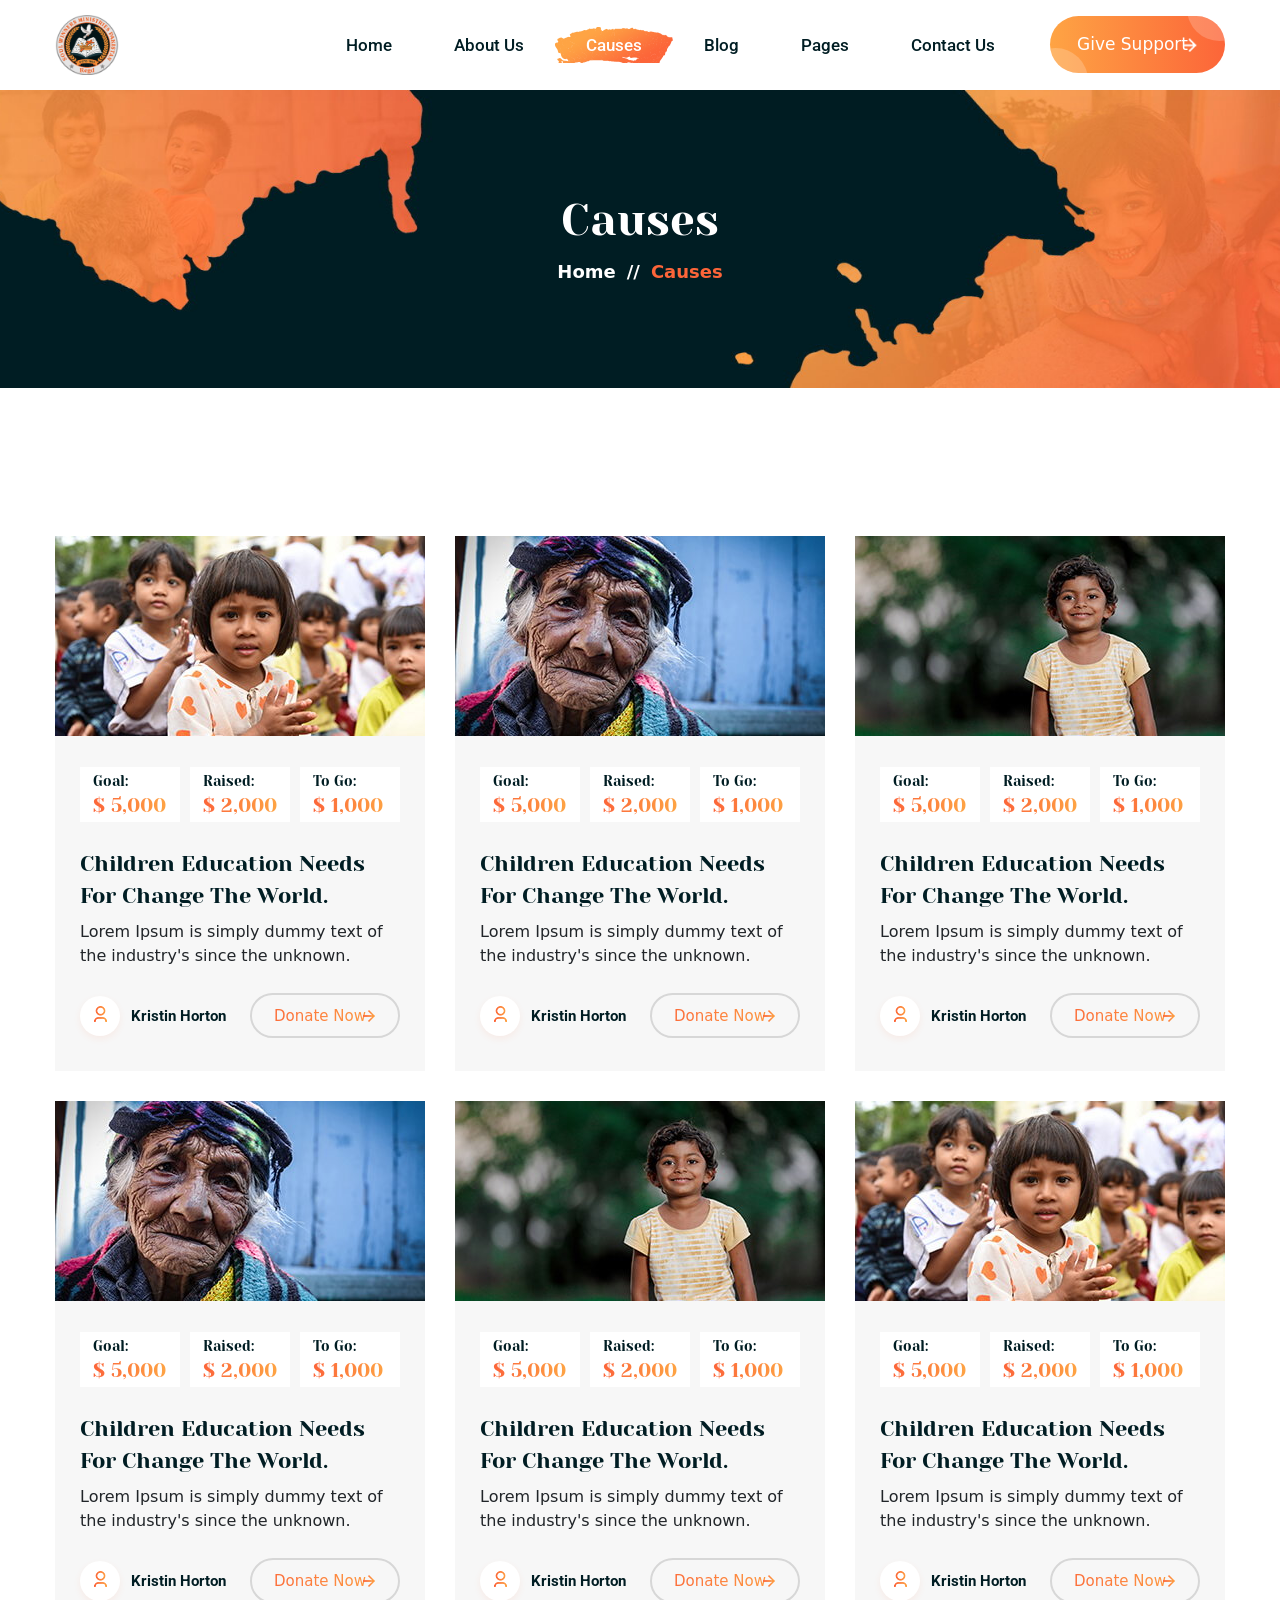
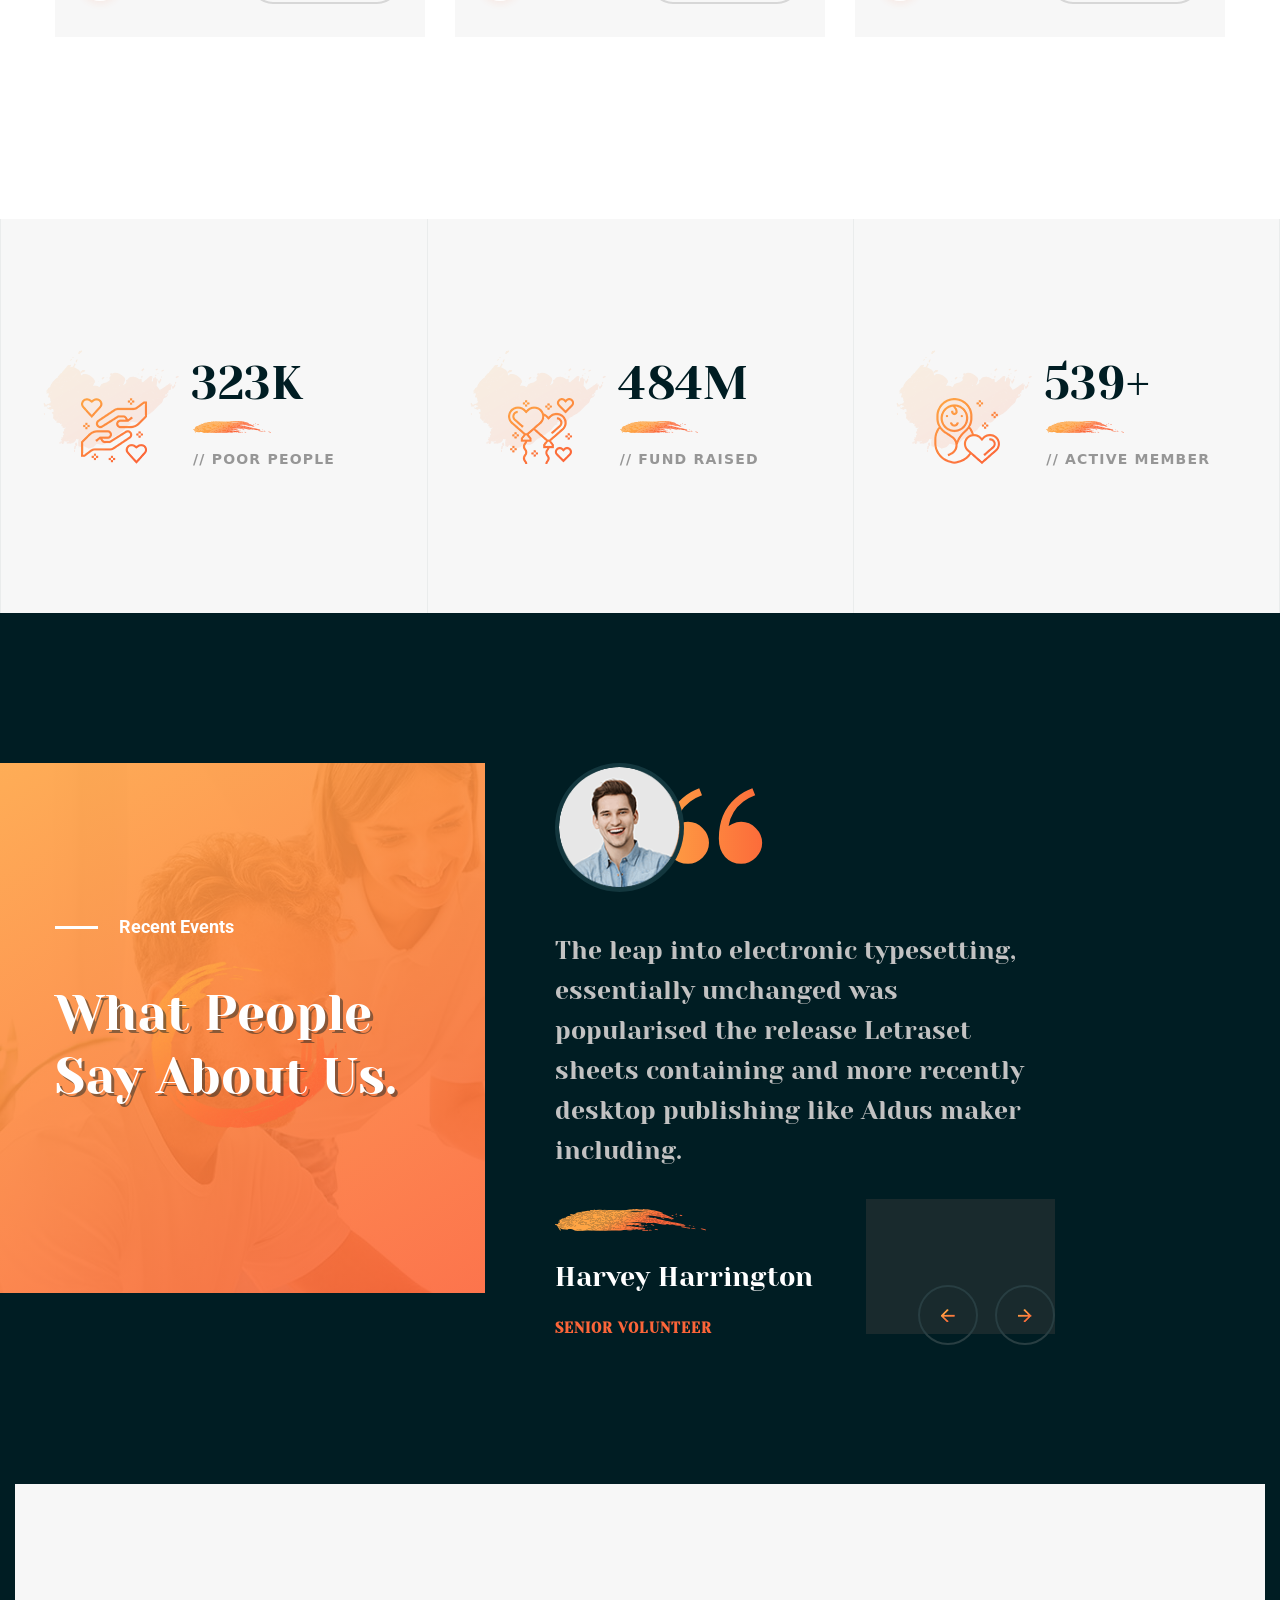
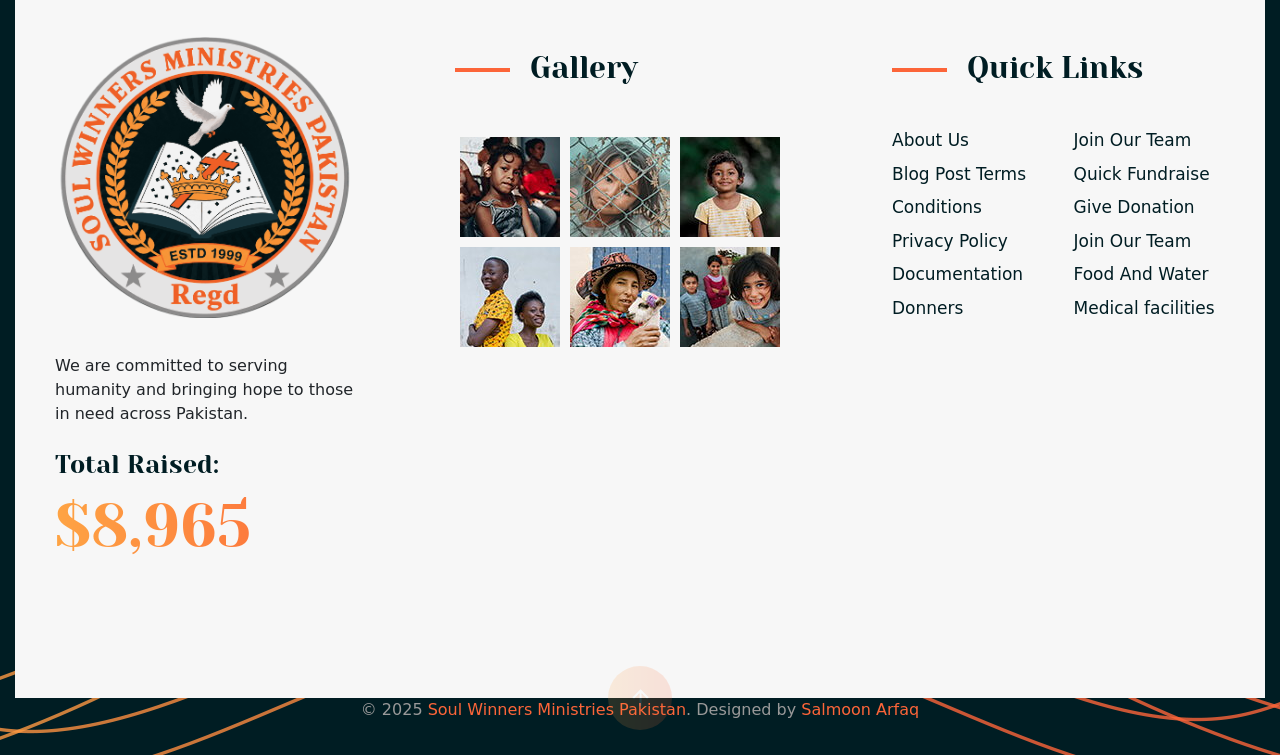
<file: causes.html>
<!DOCTYPE html>
<html lang="en">


<!-- Mirrored from htmldemo.net/givest/givest/causes.html by HTTrack Website Copier/3.x [XR&CO'2014], Mon, 27 Jul 2026 18:51:42 GMT -->
<head>
    <meta charset="utf-8">
    <meta http-equiv="X-UA-Compatible" content="IE=edge">
    <meta name="viewport" content="width=device-width, initial-scale=1.0" />

    <title>Causes – Soul Winners Ministries Pakistan</title>

    <!--== Favicon ==-->
    <link rel="shortcut icon" href="assets/img/soul_logo.png" type="image/png" />

    <!--== Google Fonts ==-->
    <link href="https://fonts.googleapis.com/css?family=Yeseva+One:400" rel="stylesheet">
    <link href="https://fonts.googleapis.com/css?family=Roboto:300,400,400i,500,500i,700,700i" rel="stylesheet">

    <!--== Bootstrap CSS ==-->
    <link href="assets/css/bootstrap.min.css" rel="stylesheet"/>
    <!--== Icofont CSS ==-->
    <link href="assets/css/icofont.css" rel="stylesheet"/>
    <!--== ElegantIcons CSS ==-->
    <link href="assets/css/elegantIcons.css" rel="stylesheet"/>
    <!--== Animate CSS ==-->
    <link href="assets/css/animate.css" rel="stylesheet"/>
    <!--== Aos CSS ==-->
    <link href="assets/css/aos.css" rel="stylesheet"/>
    <!--== FancyBox CSS ==-->
    <link href="assets/css/jquery.fancybox.min.css" rel="stylesheet"/>
    <!--== Slicknav CSS ==-->
    <link href="assets/css/slicknav.css" rel="stylesheet"/>
    <!--== Swiper CSS ==-->
    <link href="assets/css/swiper.min.css" rel="stylesheet"/>
    <!--== Main Style CSS ==-->
    <link href="assets/css/style.css" rel="stylesheet" />

</head>

<body>

<!--wrapper start-->
<div class="wrapper causes-page-wrapper">

  <!--== Start Preloader Content ==-->
  <div class="preloader-wrap">
  	<div class="preloader">
	    <span class="dot"></span>
	    <div class="dots">
        <span></span>
        <span></span>
        <span></span>
	    </div>
  	</div>
  </div>
  <!--== End Preloader Content ==-->

  <!--== Start Header Wrapper ==-->
  <header class="header-area header-default sticky-header">
    <div class="container">
      <div class="row align-items-center">
        <div class="col-5 col-sm-3 col-md-3 col-lg-2 pr-0">
          <div class="header-logo-area">
            <a href="index.html">
              <img class="logo-main" src="assets/img/soul_logo.png" alt="Logo" />
              <img class="logo-light" src="assets/img/soul_logo.png" alt="Logo" />
            </a>
          </div>
        </div>
        <div class="col-7 col-sm-9 col-md-9 col-lg-10">
          <div class="header-align">
            <div class="header-navigation-area">
              <ul class="main-menu nav justify-content-center">
                <li><a href="index.html">Home</a></li>
                <li><a href="about.html">About Us</a></li>
                <li class="has-submenu active"><a href="causes.html">Causes</a>
                  <ul class="submenu-nav">
                    <li><a class="text-theme-color" href="causes.html">Causes</a></li>
                    <li><a href="causes-details.html">Causes Details</a></li>
                  </ul>
                </li>
                <li class="has-submenu"><a href="blog.html">Blog</a>
                  <ul class="submenu-nav">
                    <li><a href="blog.html">Blog Grid</a></li>
                    <li><a href="blog-details.html">Blog Single</a></li>
                  </ul>
                </li>
                <li class="has-submenu"><a href="index.html">Pages</a>
                  <ul class="submenu-nav">
                    <li><a href="event-details.html">Event Details</a></li>
                    <li><a href="team.html">Team</a></li>
                  </ul>
                </li>
                <li><a href="contact.html">Contact Us</a></li>
              </ul>
            </div>
            <div class="header-action-area">
              <button class="btn-menu d-xl-none">
                <span></span>
                <span></span>
                <span></span>
              </button>
              <a href="contact.html" class="btn-theme btn-gradient btn-slide btn-style">Give Support <img class="icon icon-img" src="assets/img/icons/arrow-line-right2.png" alt="Icon"></a>
            </div>
          </div>
        </div>
      </div>
    </div>
  </header>
  <!--== End Header Wrapper ==-->

  <main class="main-content site-wrapper-reveal">
    <!--== Start Page Title Area ==-->
    <section class="page-title-area" data-bg-img="assets/img/photos/bg-page-title.jpg">
      <div class="container">
        <div class="row">
          <div class="col-lg-12">
            <div class="page-title-content text-center">
              <h2 class="title text-white">Causes</h2>
              <div class="bread-crumbs"><a href="index.html">Home<span class="breadcrumb-sep">//</span></a><span class="active">Causes</span></div>
            </div>
          </div>
        </div>
      </div>
    </section>
    <!--== End Page Title Area ==-->

    <!--== Start Causes Area ==-->
    <section class="causes-area causes-default-area">
      <div class="container">
        <div class="row">
          <div class="col-md-6 col-lg-4">
            <div class="causes-item mb-30">
              <div class="thumb">
                <img src="assets/img/causes/01.jpg" alt="Soul Winners Ministries Pakistan-HasTech">
              </div>
              <div class="content">
                <ul class="donate-info">
                  <li class="info-item">
                    <span class="info-title">Goal:</span>
                    <span class="amount">$ 5,000</span>
                  </li>
                  <li class="info-item">
                    <span class="info-title">Raised:</span>
                    <span class="amount">$ 2,000</span>
                  </li>
                  <li class="info-item">
                    <span class="info-title">To Go:</span>
                    <span class="amount">$ 1,000</span>
                  </li>
                </ul>
                <h4 class="title"><a href="causes-details.html">Children Education Needs For Change The World.</a></h4>
                <p>Lorem Ipsum is simply dummy text of the industry's since the unknown.</p>
              </div>
              <div class="causes-footer">
                <div class="admin">
                  <h5><a href="causes.html"><span class="icon-img"><img src="assets/img/icons/admin1.png" alt="Icon"></span> Kristin Horton</a></h5>
                </div>
                <a class="btn-theme btn-border-gradient gray-border btn-size-md" href="#"><span>Donate Now <img class="icon icon-img" src="assets/img/icons/arrow-line-right-gradient.png" alt="Icon"></span></a>
              </div>
            </div>
          </div>
          <div class="col-md-6 col-lg-4">
            <div class="causes-item mb-30">
              <div class="thumb">
                <img src="assets/img/causes/02.jpg" alt="Soul Winners Ministries Pakistan-HasTech">
              </div>
              <div class="content">
                <ul class="donate-info">
                  <li class="info-item">
                    <span class="info-title">Goal:</span>
                    <span class="amount">$ 5,000</span>
                  </li>
                  <li class="info-item">
                    <span class="info-title">Raised:</span>
                    <span class="amount">$ 2,000</span>
                  </li>
                  <li class="info-item">
                    <span class="info-title">To Go:</span>
                    <span class="amount">$ 1,000</span>
                  </li>
                </ul>
                <h4 class="title"><a href="causes-details.html">Children Education Needs For Change The World.</a></h4>
                <p>Lorem Ipsum is simply dummy text of the industry's since the unknown.</p>
              </div>
              <div class="causes-footer">
                <div class="admin">
                  <h5><a href="#/"><span class="icon-img"><img src="assets/img/icons/admin1.png" alt="Icon"></span> Kristin Horton</a></h5>
                </div>
                <a class="btn-theme btn-border-gradient gray-border btn-size-md" href="#"><span>Donate Now <img class="icon icon-img" src="assets/img/icons/arrow-line-right-gradient.png" alt="Icon"></span></a>
              </div>
            </div>
          </div>
          <div class="col-md-6 col-lg-4">
            <div class="causes-item mb-30">
              <div class="thumb">
                <img src="assets/img/causes/03.jpg" alt="Soul Winners Ministries Pakistan-HasTech">
              </div>
              <div class="content">
                <ul class="donate-info">
                  <li class="info-item">
                    <span class="info-title">Goal:</span>
                    <span class="amount">$ 5,000</span>
                  </li>
                  <li class="info-item">
                    <span class="info-title">Raised:</span>
                    <span class="amount">$ 2,000</span>
                  </li>
                  <li class="info-item">
                    <span class="info-title">To Go:</span>
                    <span class="amount">$ 1,000</span>
                  </li>
                </ul>
                <h4 class="title"><a href="causes-details.html">Children Education Needs For Change The World.</a></h4>
                <p>Lorem Ipsum is simply dummy text of the industry's since the unknown.</p>
              </div>
              <div class="causes-footer">
                <div class="admin">
                  <h5><a href="#/"><span class="icon-img"><img src="assets/img/icons/admin1.png" alt="Icon"></span> Kristin Horton</a></h5>
                </div>
                <a class="btn-theme btn-border-gradient gray-border btn-size-md" href="#"><span>Donate Now <img class="icon icon-img" src="assets/img/icons/arrow-line-right-gradient.png" alt="Icon"></span></a>
              </div>
            </div>
          </div>
          <div class="col-md-6 col-lg-4">
            <div class="causes-item mb-30">
              <div class="thumb">
                <img src="assets/img/causes/02.jpg" alt="Soul Winners Ministries Pakistan-HasTech">
              </div>
              <div class="content">
                <ul class="donate-info">
                  <li class="info-item">
                    <span class="info-title">Goal:</span>
                    <span class="amount">$ 5,000</span>
                  </li>
                  <li class="info-item">
                    <span class="info-title">Raised:</span>
                    <span class="amount">$ 2,000</span>
                  </li>
                  <li class="info-item">
                    <span class="info-title">To Go:</span>
                    <span class="amount">$ 1,000</span>
                  </li>
                </ul>
                <h4 class="title"><a href="causes-details.html">Children Education Needs For Change The World.</a></h4>
                <p>Lorem Ipsum is simply dummy text of the industry's since the unknown.</p>
              </div>
              <div class="causes-footer">
                <div class="admin">
                  <h5><a href="#/"><span class="icon-img"><img src="assets/img/icons/admin1.png" alt="Icon"></span> Kristin Horton</a></h5>
                </div>
                <a class="btn-theme btn-border-gradient gray-border btn-size-md" href="#"><span>Donate Now <img class="icon icon-img" src="assets/img/icons/arrow-line-right-gradient.png" alt="Icon"></span></a>
              </div>
            </div>
          </div>
          <div class="col-md-6 col-lg-4">
            <div class="causes-item mb-30">
              <div class="thumb">
                <img src="assets/img/causes/03.jpg" alt="Soul Winners Ministries Pakistan-HasTech">
              </div>
              <div class="content">
                <ul class="donate-info">
                  <li class="info-item">
                    <span class="info-title">Goal:</span>
                    <span class="amount">$ 5,000</span>
                  </li>
                  <li class="info-item">
                    <span class="info-title">Raised:</span>
                    <span class="amount">$ 2,000</span>
                  </li>
                  <li class="info-item">
                    <span class="info-title">To Go:</span>
                    <span class="amount">$ 1,000</span>
                  </li>
                </ul>
                <h4 class="title"><a href="causes-details.html">Children Education Needs For Change The World.</a></h4>
                <p>Lorem Ipsum is simply dummy text of the industry's since the unknown.</p>
              </div>
              <div class="causes-footer">
                <div class="admin">
                  <h5><a href="#/"><span class="icon-img"><img src="assets/img/icons/admin1.png" alt="Icon"></span> Kristin Horton</a></h5>
                </div>
                <a class="btn-theme btn-border-gradient gray-border btn-size-md" href="#"><span>Donate Now <img class="icon icon-img" src="assets/img/icons/arrow-line-right-gradient.png" alt="Icon"></span></a>
              </div>
            </div>
          </div>
          <div class="col-md-6 col-lg-4">
            <div class="causes-item mb-30">
              <div class="thumb">
                <img src="assets/img/causes/01.jpg" alt="Soul Winners Ministries Pakistan-HasTech">
              </div>
              <div class="content">
                <ul class="donate-info">
                  <li class="info-item">
                    <span class="info-title">Goal:</span>
                    <span class="amount">$ 5,000</span>
                  </li>
                  <li class="info-item">
                    <span class="info-title">Raised:</span>
                    <span class="amount">$ 2,000</span>
                  </li>
                  <li class="info-item">
                    <span class="info-title">To Go:</span>
                    <span class="amount">$ 1,000</span>
                  </li>
                </ul>
                <h4 class="title"><a href="causes-details.html">Children Education Needs For Change The World.</a></h4>
                <p>Lorem Ipsum is simply dummy text of the industry's since the unknown.</p>
              </div>
              <div class="causes-footer">
                <div class="admin">
                  <h5><a href="causes.html"><span class="icon-img"><img src="assets/img/icons/admin1.png" alt="Icon"></span> Kristin Horton</a></h5>
                </div>
                <a class="btn-theme btn-border-gradient gray-border btn-size-md" href="#"><span>Donate Now <img class="icon icon-img" src="assets/img/icons/arrow-line-right-gradient.png" alt="Icon"></span></a>
              </div>
            </div>
          </div>
        </div>
      </div>
    </section>
    <!--== End Causes Area ==-->

    <!--== Start Funfact Area ==-->
    <section class="funfact-area funfact-default-area">
      <div class="container">
        <div class="row row-gutter-0 funfact-items-style1">
          <div class="col-sm-6 col-md-4 funfact-item">
            <div class="inner-content">
              <div class="icon-box">
                <img class="icon" src="assets/img/icons/f1.png" alt="Image-Soul Winners Ministries Pakistan">
                <img class="shape-img" src="assets/img/shape/4.png" alt="Image-Soul Winners Ministries Pakistan">
              </div>
              <div class="content">
                <div class="number">
                  <h2><span class="counter-animate">598</span>K</h2>
                </div>
                <img class="line-shape" src="assets/img/shape/funfact-line1.png" alt="Image-Soul Winners Ministries Pakistan">
                <p class="title">// Poor People</p>
              </div>
            </div>
          </div>
          <div class="col-sm-6 col-md-4 funfact-item">
            <div class="inner-content">
              <div class="icon-box">
                <img class="icon" src="assets/img/icons/f2.png" alt="Image-Soul Winners Ministries Pakistan">
                <img class="shape-img" src="assets/img/shape/4.png" alt="Image-Soul Winners Ministries Pakistan">
              </div>
              <div class="content">
                <div class="number">
                  <h2><span class="counter-animate">897</span>M</h2>
                </div>
                <img class="line-shape" src="assets/img/shape/funfact-line1.png" alt="Image-Soul Winners Ministries Pakistan">
                <p class="title">// Fund raised</p>
              </div>
            </div>
          </div>
          <div class="col-sm-6 col-md-4 funfact-item">
            <div class="inner-content">
              <div class="icon-box">
                <img class="icon" src="assets/img/icons/f3.png" alt="Image-Soul Winners Ministries Pakistan">
                <img class="shape-img" src="assets/img/shape/4.png" alt="Image-Soul Winners Ministries Pakistan">
              </div>
              <div class="content">
                <div class="number">
                  <h2><span class="counter-animate">998</span>+</h2>
                </div>
                <img class="line-shape" src="assets/img/shape/funfact-line1.png" alt="Image-Soul Winners Ministries Pakistan">
                <p class="title">// Active Member</p>
              </div>
            </div>
          </div>
        </div>
      </div>
    </section>
    <!--== End Funfact Area ==-->

    <!--== Start Testimonial Area ==-->
    <section class="testimonial-area testimonial-default-area bgcolor-theme3">
      <div class="container">
        <div class="row">
          <div class="col-md-12 col-lg-4 col-xl-5">
            <div class="title-wrp" data-bg-img="assets/img/testimonial/bg-testi1.jpg">
              <div class="section-title">
                <h5 class="subtitle line-white-color text-white mb-7">Recent Events</h5>
                <h2 class="title title-style text-white">What People Say About Us. <img class="img-shape" src="assets/img/shape/3.png" alt="Image-Soul Winners Ministries Pakistan"></h2>
              </div>
            </div>
          </div>
          <div class="col-md-12 col-lg-7 col-xl-6">
            <div class="testimonial-content">
              <div class="testimonial-slider-content">
                <div class="swiper-container testimonial-slider-container">
                  <div class="swiper-wrapper testimonial-slider">
                    <div class="swiper-slide testimonial-single">
                      <div class="client-thumb-wrp">
                        <div class="client-thumb">
                          <img src="assets/img/testimonial/1.png" alt="Image-Soul Winners Ministries Pakistan">
                        </div>
                        <div class="quote-icon">“</div>
                      </div>
                      <div class="client-content">
                        <p>The leap into electronic typesetting, essentially unchanged was popularised the release Letraset sheets containing and more recently desktop publishing like Aldus maker including.</p>
                      </div>
                      <div class="client-info">
                        <img class="shape-line-img" src="assets/img/shape/line-t1.png" alt="Image-Soul Winners Ministries Pakistan">
                        <h4 class="name">Harvey Harrington</h4>
                        <h6 class="designation">Senior Volunteer</h6>
                      </div>
                    </div>
                    <div class="swiper-slide testimonial-single">
                      <div class="client-thumb-wrp">
                        <div class="client-thumb">
                          <img src="assets/img/testimonial/2.png" alt="Image-Soul Winners Ministries Pakistan">
                        </div>
                        <div class="quote-icon">“</div>
                      </div>
                      <div class="client-content">
                        <p>It is long established fact that reader will distract by the readable content a page when looking atten layout. The point of using  and that it has a normal distribution of letters</p>
                      </div>
                      <div class="client-info">
                        <img class="shape-line-img" src="assets/img/shape/line-t1.png" alt="Image-Soul Winners Ministries Pakistan">
                        <h4 class="name">Julia Steve</h4>
                        <h6 class="designation">Senior Volunteer</h6>
                      </div>
                    </div>
                  </div>
                  <!-- Add Arrows -->
                  <div class="navigation-wrp">
                    <div class="swiper-button-prev"><img class="icon-img" src="assets/img/icons/test-arrow-left.png" alt="Image-Icon"></div>
                    <div class="swiper-button-next"><img class="icon-img" src="assets/img/icons/test-arrow-right.png" alt="Image-Icon"></div>
                  </div>
                </div>
              </div>
            </div>
          </div>
        </div>
      </div>
    </section>
    <!--== End Testimonial Area ==-->

    <!--== Start Brand Logo Area ==-->

  </main>

  <!--== Start Footer Area Wrapper ==-->
  <footer class="footer-area">
    <div class="footer-main">
      <div class="container">
        <div class="row">
          <div class="col-sm-12 col-md-6 col-lg-4 col-xl-4">
            <div class="widget-item">
              <div class="about-widget">
                <a class="footer-logo" href="index.html">
                  <img src="assets/img/soul_logo.png" alt="Logo">
                </a>
                <p>We are committed to serving humanity and bringing hope to those in need across Pakistan.</p>
                <div class="widget-total-raised">
                  <h4 class="raised-title">Total Raised:</h4>
                  <div class="raised-amount">$8,965</div>
                </div>
              </div>
            </div>
          </div>
          <div class="col-sm-6 col-md-6 col-lg-4 col-xl-4">
            <div class="widget-item">
              <h4 class="widget-title line-style">Gallery</h4>
              <div class="widget-gallery">
                <div class="row row-cols-3 row-gutter-10">
                  <div class="col">
                    <div class="gallery-item">
                      <img src="assets/img/photos/gallery1.jpg" alt="Soul Winners Ministries Pakistan-HasTech">
                      <a class="icon" href="#/"><i class="icofont-instagram"></i></a>
                    </div>
                  </div>
                  <div class="col">
                    <div class="gallery-item">
                      <img src="assets/img/photos/gallery2.jpg" alt="Soul Winners Ministries Pakistan-HasTech">
                      <a class="icon" href="#/"><i class="icofont-instagram"></i></a>
                    </div>
                  </div>
                  <div class="col">
                    <div class="gallery-item">
                      <img src="assets/img/photos/gallery3.jpg" alt="Soul Winners Ministries Pakistan-HasTech">
                      <a class="icon" href="#/"><i class="icofont-instagram"></i></a>
                    </div>
                  </div>
                  <div class="col">
                    <div class="gallery-item">
                      <img src="assets/img/photos/gallery4.jpg" alt="Soul Winners Ministries Pakistan-HasTech">
                      <a class="icon" href="#/"><i class="icofont-instagram"></i></a>
                    </div>
                  </div>
                  <div class="col">
                    <div class="gallery-item">
                      <img src="assets/img/photos/gallery5.jpg" alt="Soul Winners Ministries Pakistan-HasTech">
                      <a class="icon" href="#/"><i class="icofont-instagram"></i></a>
                    </div>
                  </div>
                  <div class="col">
                    <div class="gallery-item">
                      <img src="assets/img/photos/gallery6.jpg" alt="Soul Winners Ministries Pakistan-HasTech">
                      <a class="icon" href="#/"><i class="icofont-instagram"></i></a>
                    </div>
                  </div>
                </div>
              </div>              
            </div>
          </div>
          <div class="col-sm-6 col-md-6 col-lg-4 col-xl-4">
            <div class="widget-item menu-wrap-two-column">
              <h4 class="widget-title line-style">Quick Links</h4>
              <nav class="widget-menu-wrap">
                <div class="row">
                  <div class="col-6 col-sm-6 col-md-6 pr-sm-5">
                    <ul class="nav-menu nav">
                      <li><a href="about.html">About Us</a></li>
                      <li><a href="blog.html">Blog Post Terms</a></li>
                      <li><a href="#/">Conditions</a></li>
                      <li><a href="#/">Privacy Policy</a></li>
                      <li><a href="#/">Documentation</a></li>
                      <li><a href="#/">Donners</a></li>
                    </ul>
                  </div>
                  <div class="col-6 col-sm-6 col-md-6 pl-sm-5">
                    <ul class="nav-menu nav align-right">
                      <li><a href="team.html">Join Our Team</a></li>
                      <li><a href="#/">Quick Fundraise</a></li>
                      <li><a href="#/">Give Donation</a></li>
                      <li><a href="team.html">Join Our Team</a></li>
                      <li><a href="causes-details.html">Food And Water</a></li>
                      <li><a href="causes-details.html">Medical facilities</a></li>
                    </ul>
                  </div>
                </div>
              </nav>
            </div>
          </div>
        </div>
      </div>
      <!--== Scroll Top Button ==-->
      <div class="scroll-to-top"><img src="assets/img/icons/arrow-up-line.png" alt="Icon-Image"></div>
    </div>
    <div class="footer-bottom">
      <div class="container">
        <div class="footer-bottom-content">
          <div class="row align-items-center">
            <div class="col-12">
              <div class="widget-copyright text-center">
                <p>© 2025 <span>Soul Winners Ministries Pakistan</span>. Designed by <a target="_blank" href="https://almoonarfaq.netlify.app/">Salmoon Arfaq</a></p>
              </div>
            </div>
          </div>
        </div>
      </div>
    </div>
    <div class="shape-layer">
      <img src="assets/img/shape/footer-line.png" alt="Image-Soul Winners Ministries Pakistan">
    </div>
  </footer>
  <!--== End Footer Area Wrapper ==-->

  <!--== Start Side Menu ==-->
  <aside class="off-canvas-wrapper">
    <div class="off-canvas-inner">
      <div class="off-canvas-overlay"></div>
      <!-- Start Off Canvas Content Wrapper -->
      <div class="off-canvas-content">
        <!-- Off Canvas Header -->
        <div class="off-canvas-header">
          <div class="logo-area">
            <a href="index.html"><img src="assets/img/soul_logo.png" alt="Logo" /></a>
          </div>
          <div class="close-action">
            <button class="btn-close"><i class="icofont-close"></i></button>
          </div>
        </div>

        <div class="off-canvas-item">
          <!-- Start Mobile Menu Wrapper -->
          <div class="res-mobile-menu menu-active-one">
            <!-- Note Content Auto Generate By Jquery From Main Menu -->
          </div>
          <!-- End Mobile Menu Wrapper -->
        </div>
        <!-- Off Canvas Footer -->
        <div class="off-canvas-footer"></div>
      </div>
      <!-- End Off Canvas Content Wrapper -->
    </div>
  </aside>
  <!--== End Side Menu ==-->  
</div>

<!--=======================Javascript============================-->

<!--=== Modernizr Min Js ===-->
<script src="assets/js/modernizr.js"></script>
<!--=== jQuery Min Js ===-->
<script src="assets/js/jquery-main.js"></script>
<!--=== jQuery Migration Min Js ===-->
<script src="assets/js/jquery-migrate.js"></script>
<!--=== Popper Min Js ===-->
<script src="assets/js/popper.min.js"></script>
<!--=== Bootstrap Min Js ===-->
<script src="assets/js/bootstrap.min.js"></script>
<!--=== jquery Appear Js ===-->
<script src="assets/js/jquery.appear.js"></script>
<!--=== jquery Swiper Min Js ===-->
<script src="assets/js/swiper.min.js"></script>
<!--=== jquery Fancybox Min Js ===-->
<script src="assets/js/fancybox.min.js"></script>
<!--=== jquery Aos Min Js ===-->
<script src="assets/js/aos.min.js"></script>
<!--=== jquery Tilt Animation Js ===-->
<script src="assets/js/tilt-animation.js"></script>
<!--=== jquery Scene Mouse Move Min Js ===-->
<script src="assets/js/parallax.min.js"></script>
<!--=== jquery Slicknav Js ===-->
<script src="assets/js/jquery.slicknav.js"></script>
<!--=== jquery Counterup Js ===-->
<script src="assets/js/counterup.js"></script>
<!--=== jquery Waypoint Js ===-->
<script src="assets/js/waypoint.js"></script>
<!--=== jquery Wow Min Js ===-->
<script src="assets/js/wow.min.js"></script>
<!--=== jQuery EasyPieChart Min Js ===-->
<script src="assets/js/jquery.easypiechart.min.js"></script>

<!--=== Custom Js ===-->
<script src="assets/js/custom.js"></script>

</body>


<!-- Mirrored from htmldemo.net/givest/givest/causes.html by HTTrack Website Copier/3.x [XR&CO'2014], Mon, 27 Jul 2026 18:51:42 GMT -->
</html>
</file>
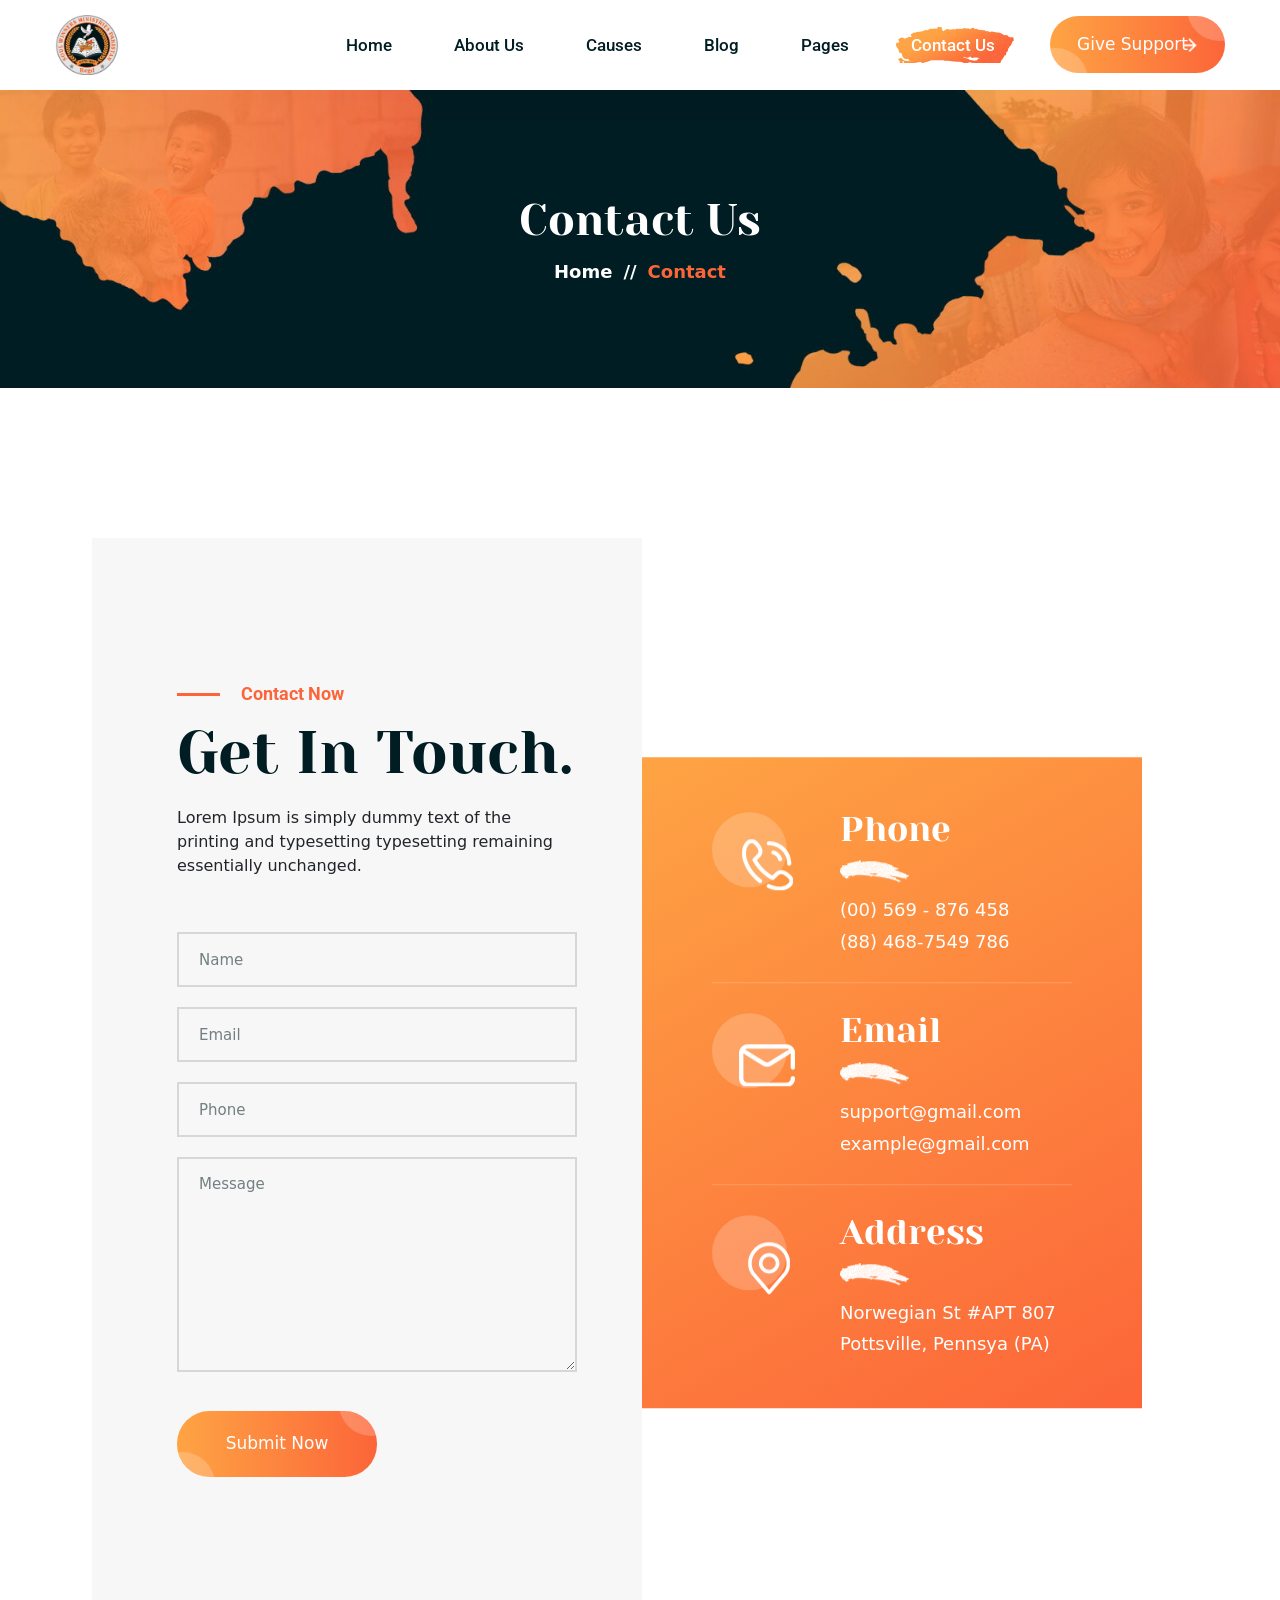
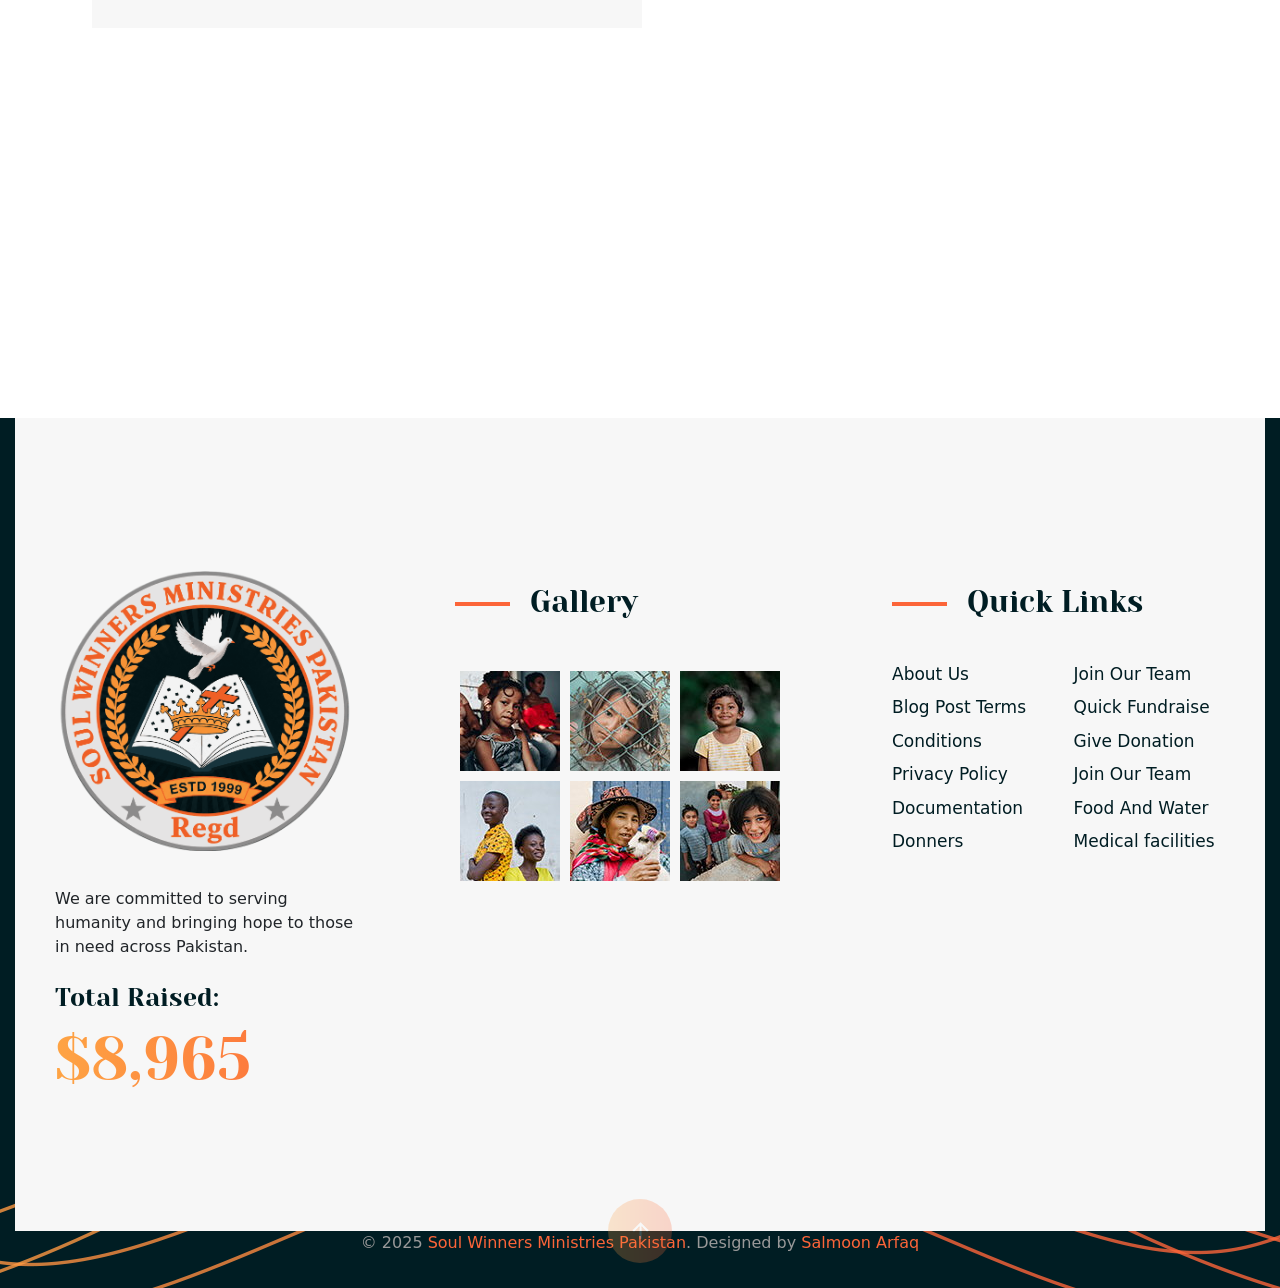
<file: contact.html>
<!DOCTYPE html>
<html lang="en">


<!-- Mirrored from htmldemo.net/givest/givest/contact.html by HTTrack Website Copier/3.x [XR&CO'2014], Mon, 27 Jul 2026 18:51:53 GMT -->
<head>
    <meta charset="utf-8">
    <meta http-equiv="X-UA-Compatible" content="IE=edge">
    <meta name="viewport" content="width=device-width, initial-scale=1.0" />

    <title>Contact Us – Soul Winners Ministries Pakistan</title>

    <!--== Favicon ==-->
    <link rel="shortcut icon" href="assets/img/soul_logo.png" type="image/png" />

    <!--== Google Fonts ==-->
    <link href="https://fonts.googleapis.com/css?family=Yeseva+One:400" rel="stylesheet">
    <link href="https://fonts.googleapis.com/css?family=Roboto:300,400,400i,500,500i,700,700i" rel="stylesheet">

    <!--== Bootstrap CSS ==-->
    <link href="assets/css/bootstrap.min.css" rel="stylesheet"/>
    <!--== Icofont CSS ==-->
    <link href="assets/css/icofont.css" rel="stylesheet"/>
    <!--== ElegantIcons CSS ==-->
    <link href="assets/css/elegantIcons.css" rel="stylesheet"/>
    <!--== Animate CSS ==-->
    <link href="assets/css/animate.css" rel="stylesheet"/>
    <!--== Aos CSS ==-->
    <link href="assets/css/aos.css" rel="stylesheet"/>
    <!--== FancyBox CSS ==-->
    <link href="assets/css/jquery.fancybox.min.css" rel="stylesheet"/>
    <!--== Slicknav CSS ==-->
    <link href="assets/css/slicknav.css" rel="stylesheet"/>
    <!--== Swiper CSS ==-->
    <link href="assets/css/swiper.min.css" rel="stylesheet"/>
    <!--== Main Style CSS ==-->
    <link href="assets/css/style.css" rel="stylesheet" />

</head>

<body>

<!--wrapper start-->
<div class="wrapper contact-page-wrapper">

  <!--== Start Preloader Content ==-->
  <div class="preloader-wrap">
  	<div class="preloader">
	    <span class="dot"></span>
	    <div class="dots">
        <span></span>
        <span></span>
        <span></span>
	    </div>
  	</div>
  </div>
  <!--== End Preloader Content ==-->

  <!--== Start Header Wrapper ==-->
  <header class="header-area header-default sticky-header">
    <div class="container">
      <div class="row align-items-center">
        <div class="col-5 col-sm-3 col-md-3 col-lg-2 pr-0">
          <div class="header-logo-area">
            <a href="index.html">
              <img class="logo-main" src="assets/img/soul_logo.png" alt="Logo" />
              <img class="logo-light" src="assets/img/soul_logo.png" alt="Logo" />
            </a>
          </div>
        </div>
        <div class="col-7 col-sm-9 col-md-9 col-lg-10">
          <div class="header-align">
            <div class="header-navigation-area">
              <ul class="main-menu nav justify-content-center">
                <li><a href="index.html">Home</a></li>
                <li><a href="about.html">About Us</a></li>
                <li class="has-submenu"><a href="causes.html">Causes</a>
                  <ul class="submenu-nav">
                    <li><a href="causes.html">Causes</a></li>
                    <li><a href="causes-details.html">Causes Details</a></li>
                  </ul>
                </li>
                <li class="has-submenu"><a href="blog.html">Blog</a>
                  <ul class="submenu-nav">
                    <li><a href="blog.html">Blog Grid</a></li>
                    <li><a href="blog-details.html">Blog Single</a></li>
                  </ul>
                </li>
                <li class="has-submenu"><a href="index.html">Pages</a>
                  <ul class="submenu-nav">
                    <li><a href="event-details.html">Event Details</a></li>
                    <li><a href="team.html">Team</a></li>
                  </ul>
                </li>
                <li class="active"><a href="contact.html">Contact Us</a></li>
              </ul>
            </div>
            <div class="header-action-area">
              <button class="btn-menu d-xl-none">
                <span></span>
                <span></span>
                <span></span>
              </button>
              <a href="contact.html" class="btn-theme btn-gradient btn-slide btn-style">Give Support <img class="icon icon-img" src="assets/img/icons/arrow-line-right2.png" alt="Icon"></a>
            </div>
          </div>
        </div>
      </div>
    </div>
  </header>
  <!--== End Header Wrapper ==-->

  <main class="main-content site-wrapper-reveal">
    <!--== Start Page Title Area ==-->
    <section class="page-title-area" data-bg-img="assets/img/photos/bg-page-title.jpg">
      <div class="container">
        <div class="row">
          <div class="col-lg-12">
            <div class="page-title-content text-center">
              <h2 class="title text-white">Contact Us</h2>
              <div class="bread-crumbs"><a href="index.html">Home<span class="breadcrumb-sep">//</span></a><span class="active">Contact</span></div>
            </div>
          </div>
        </div>
      </div>
    </section>
    <!--== End Page Title Area ==-->

    <!--== Start Contact Area ==-->
    <section class="contact-area">
      <div class="container-fluid">
        <div class="row">
          <div class="col-lg-12">
            <div class="contact-colunm">
              <div class="contact-form">
                <form class="contact-form-wrapper" id="contact-form" action="http://whizthemes.com/mail-php/raju/arden/mail.php" method="post">
                  <div class="row">
                    <div class="col-lg-12">
                      <div class="section-title">
                        <h5 class="subtitle line-theme-color">Contact Now</h5>
                        <h2 class="title">Get In Touch.</h2>
                        <p>Lorem Ipsum is simply dummy text of the printing and typesetting typesetting remaining essentially unchanged.</p>
                      </div>
                    </div>
                  </div>
                  <div class="row">
                    <div class="col-lg-12">
                      <div class="row row-gutter-20">
                        <div class="col-md-12">
                          <div class="form-group">
                            <input class="form-control" type="text" name="con_name" placeholder="Name">
                          </div>
                        </div>
                        <div class="col-md-12">
                          <div class="form-group">
                            <input class="form-control" type="email" name="con_email" placeholder="Email">
                          </div>
                        </div>
                        <div class="col-md-12">
                          <div class="form-group">
                            <input class="form-control" type="text" name="con_phone" placeholder="Phone">
                          </div>
                        </div>
                        <div class="col-md-12">
                          <div class="form-group mb-0">
                            <textarea class="form-control textarea" name="con_message" placeholder="Message"></textarea>
                          </div>
                        </div>
                        <div class="col-md-12">
                          <div class="form-group mb-0">
                            <button class="btn-theme btn-gradient btn-slide no-border" type="submit">Submit Now</button>
                          </div>
                        </div>
                      </div>
                    </div>
                  </div>
                </form>
              </div>
              <!-- Message Notification -->
              <div class="form-message"></div>
              <div class="contact-map-area">
                <div class="contact-info-content">
                  <div class="contact-info-item">
                    <div class="icon">
                      <img class="icon-img" src="assets/img/icons/c1.png" alt="Icon">
                    </div>
                    <div class="content">
                      <h4>Phone</h4>
                      <img class="line-icon" src="assets/img/shape/line-s1.png" alt="Image-Soul Winners Ministries Pakistan">
                      <a href="tel://+00569876458">(00) 569 - 876 458</a>
                      <a href="tel://+884687549786">(88) 468-7549 786</a>
                    </div>
                  </div>
                  <div class="contact-info-item">
                    <div class="icon icon-mail">
                      <img class="icon-img" src="assets/img/icons/c2.png" alt="Icon">
                    </div>
                    <div class="content">
                      <h4>Email</h4>
                      <img class="line-icon" src="assets/img/shape/line-s1.png" alt="Image-Soul Winners Ministries Pakistan">
                      <a href="mailto://support@gmail.com">support@gmail.com</a>
                      <a href="mailto://example@gmail.com">example@gmail.com</a>
                    </div>
                  </div>
                  <div class="contact-info-item mb-0 pb-0">
                    <div class="icon icon-location">
                      <img class="icon-img" src="assets/img/icons/c3.png" alt="Icon">
                    </div>
                    <div class="content">
                      <h4>Address</h4>
                      <img class="line-icon" src="assets/img/shape/line-s1.png" alt="Image-Soul Winners Ministries Pakistan">
                      <p>Norwegian St #APT 807 <br>Pottsville, Pennsya (PA)</p>
                    </div>
                  </div>
                </div>
                <iframe src="https://www.google.com/maps/embed?pb=!1m18!1m12!1m3!1d3151.8402891185374!2d144.95373631590425!3d-37.81720974201477!2m3!1f0!2f0!3f0!3m2!1i1024!2i768!4f13.1!3m3!1m2!1s0x6ad65d4c2b349649%3A0xb6899234e561db11!2sEnvato!5e0!3m2!1sen!2ssg!4v1607294780661!5m2!1sen!2ssg"></iframe>
              </div>
            </div>
          </div>
        </div>
      </div>
    </section>
    <!--== End Contact Area ==-->
  </main>

  <!--== Start Footer Area Wrapper ==-->
  <footer class="footer-area">
    <div class="footer-main">
      <div class="container">
        <div class="row">
          <div class="col-sm-12 col-md-6 col-lg-4 col-xl-4">
            <div class="widget-item">
              <div class="about-widget">
                <a class="footer-logo" href="index.html">
                  <img src="assets/img/soul_logo.png" alt="Logo">
                </a>
                <p>We are committed to serving humanity and bringing hope to those in need across Pakistan.</p>
                <div class="widget-total-raised">
                  <h4 class="raised-title">Total Raised:</h4>
                  <div class="raised-amount">$8,965</div>
                </div>
              </div>
            </div>
          </div>
          <div class="col-sm-6 col-md-6 col-lg-4 col-xl-4">
            <div class="widget-item">
              <h4 class="widget-title line-style">Gallery</h4>
              <div class="widget-gallery">
                <div class="row row-cols-3 row-gutter-10">
                  <div class="col">
                    <div class="gallery-item">
                      <img src="assets/img/photos/gallery1.jpg" alt="Soul Winners Ministries Pakistan-HasTech">
                      <a class="icon" href="#/"><i class="icofont-instagram"></i></a>
                    </div>
                  </div>
                  <div class="col">
                    <div class="gallery-item">
                      <img src="assets/img/photos/gallery2.jpg" alt="Soul Winners Ministries Pakistan-HasTech">
                      <a class="icon" href="#/"><i class="icofont-instagram"></i></a>
                    </div>
                  </div>
                  <div class="col">
                    <div class="gallery-item">
                      <img src="assets/img/photos/gallery3.jpg" alt="Soul Winners Ministries Pakistan-HasTech">
                      <a class="icon" href="#/"><i class="icofont-instagram"></i></a>
                    </div>
                  </div>
                  <div class="col">
                    <div class="gallery-item">
                      <img src="assets/img/photos/gallery4.jpg" alt="Soul Winners Ministries Pakistan-HasTech">
                      <a class="icon" href="#/"><i class="icofont-instagram"></i></a>
                    </div>
                  </div>
                  <div class="col">
                    <div class="gallery-item">
                      <img src="assets/img/photos/gallery5.jpg" alt="Soul Winners Ministries Pakistan-HasTech">
                      <a class="icon" href="#/"><i class="icofont-instagram"></i></a>
                    </div>
                  </div>
                  <div class="col">
                    <div class="gallery-item">
                      <img src="assets/img/photos/gallery6.jpg" alt="Soul Winners Ministries Pakistan-HasTech">
                      <a class="icon" href="#/"><i class="icofont-instagram"></i></a>
                    </div>
                  </div>
                </div>
              </div>              
            </div>
          </div>
          <div class="col-sm-6 col-md-6 col-lg-4 col-xl-4">
            <div class="widget-item menu-wrap-two-column">
              <h4 class="widget-title line-style">Quick Links</h4>
              <nav class="widget-menu-wrap">
                <div class="row">
                  <div class="col-6 col-sm-6 col-md-6 pr-sm-5">
                    <ul class="nav-menu nav">
                      <li><a href="about.html">About Us</a></li>
                      <li><a href="blog.html">Blog Post Terms</a></li>
                      <li><a href="#/">Conditions</a></li>
                      <li><a href="#/">Privacy Policy</a></li>
                      <li><a href="#/">Documentation</a></li>
                      <li><a href="#/">Donners</a></li>
                    </ul>
                  </div>
                  <div class="col-6 col-sm-6 col-md-6 pl-sm-5">
                    <ul class="nav-menu nav align-right">
                      <li><a href="team.html">Join Our Team</a></li>
                      <li><a href="#/">Quick Fundraise</a></li>
                      <li><a href="#/">Give Donation</a></li>
                      <li><a href="team.html">Join Our Team</a></li>
                      <li><a href="causes-details.html">Food And Water</a></li>
                      <li><a href="causes-details.html">Medical facilities</a></li>
                    </ul>
                  </div>
                </div>
              </nav>
            </div>
          </div>
        </div>
      </div>
      <!--== Scroll Top Button ==-->
      <div class="scroll-to-top"><img src="assets/img/icons/arrow-up-line.png" alt="Icon-Image"></div>
    </div>
    <div class="footer-bottom">
      <div class="container">
        <div class="footer-bottom-content">
          <div class="row align-items-center">
            <div class="col-12">
              <div class="widget-copyright text-center">
                <p>© 2025 <span>Soul Winners Ministries Pakistan</span>. Designed by <a target="_blank" href="https://almoonarfaq.netlify.app/">Salmoon Arfaq</a></p>
              </div>
            </div>
          </div>
        </div>
      </div>
    </div>
    <div class="shape-layer">
      <img src="assets/img/shape/footer-line.png" alt="Image-Soul Winners Ministries Pakistan">
    </div>
  </footer>
  <!--== End Footer Area Wrapper ==-->

  <!--== Start Side Menu ==-->
  <aside class="off-canvas-wrapper">
    <div class="off-canvas-inner">
      <div class="off-canvas-overlay"></div>
      <!-- Start Off Canvas Content Wrapper -->
      <div class="off-canvas-content">
        <!-- Off Canvas Header -->
        <div class="off-canvas-header">
          <div class="logo-area">
            <a href="index.html"><img src="assets/img/soul_logo.png" alt="Logo" /></a>
          </div>
          <div class="close-action">
            <button class="btn-close"><i class="icofont-close"></i></button>
          </div>
        </div>

        <div class="off-canvas-item">
          <!-- Start Mobile Menu Wrapper -->
          <div class="res-mobile-menu menu-active-one">
            <!-- Note Content Auto Generate By Jquery From Main Menu -->
          </div>
          <!-- End Mobile Menu Wrapper -->
        </div>
        <!-- Off Canvas Footer -->
        <div class="off-canvas-footer"></div>
      </div>
      <!-- End Off Canvas Content Wrapper -->
    </div>
  </aside>
  <!--== End Side Menu ==-->  
</div>

<!--=======================Javascript============================-->

<!--=== Modernizr Min Js ===-->
<script src="assets/js/modernizr.js"></script>
<!--=== jQuery Min Js ===-->
<script src="assets/js/jquery-main.js"></script>
<!--=== jQuery Migration Min Js ===-->
<script src="assets/js/jquery-migrate.js"></script>
<!--=== Popper Min Js ===-->
<script src="assets/js/popper.min.js"></script>
<!--=== Bootstrap Min Js ===-->
<script src="assets/js/bootstrap.min.js"></script>
<!--=== jquery Appear Js ===-->
<script src="assets/js/jquery.appear.js"></script>
<!--=== jquery Swiper Min Js ===-->
<script src="assets/js/swiper.min.js"></script>
<!--=== jquery Fancybox Min Js ===-->
<script src="assets/js/fancybox.min.js"></script>
<!--=== jquery Aos Min Js ===-->
<script src="assets/js/aos.min.js"></script>
<!--=== jquery Tilt Animation Js ===-->
<script src="assets/js/tilt-animation.js"></script>
<!--=== jquery Scene Mouse Move Min Js ===-->
<script src="assets/js/parallax.min.js"></script>
<!--=== jquery Slicknav Js ===-->
<script src="assets/js/jquery.slicknav.js"></script>
<!--=== jquery Counterup Js ===-->
<script src="assets/js/counterup.js"></script>
<!--=== jquery Waypoint Js ===-->
<script src="assets/js/waypoint.js"></script>
<!--=== jquery Wow Min Js ===-->
<script src="assets/js/wow.min.js"></script>
<!--=== jQuery EasyPieChart Min Js ===-->
<script src="assets/js/jquery.easypiechart.min.js"></script>

<!--=== Custom Js ===-->
<script src="assets/js/custom.js"></script>

</body>


<!-- Mirrored from htmldemo.net/givest/givest/contact.html by HTTrack Website Copier/3.x [XR&CO'2014], Mon, 27 Jul 2026 18:51:54 GMT -->
</html>
</file>
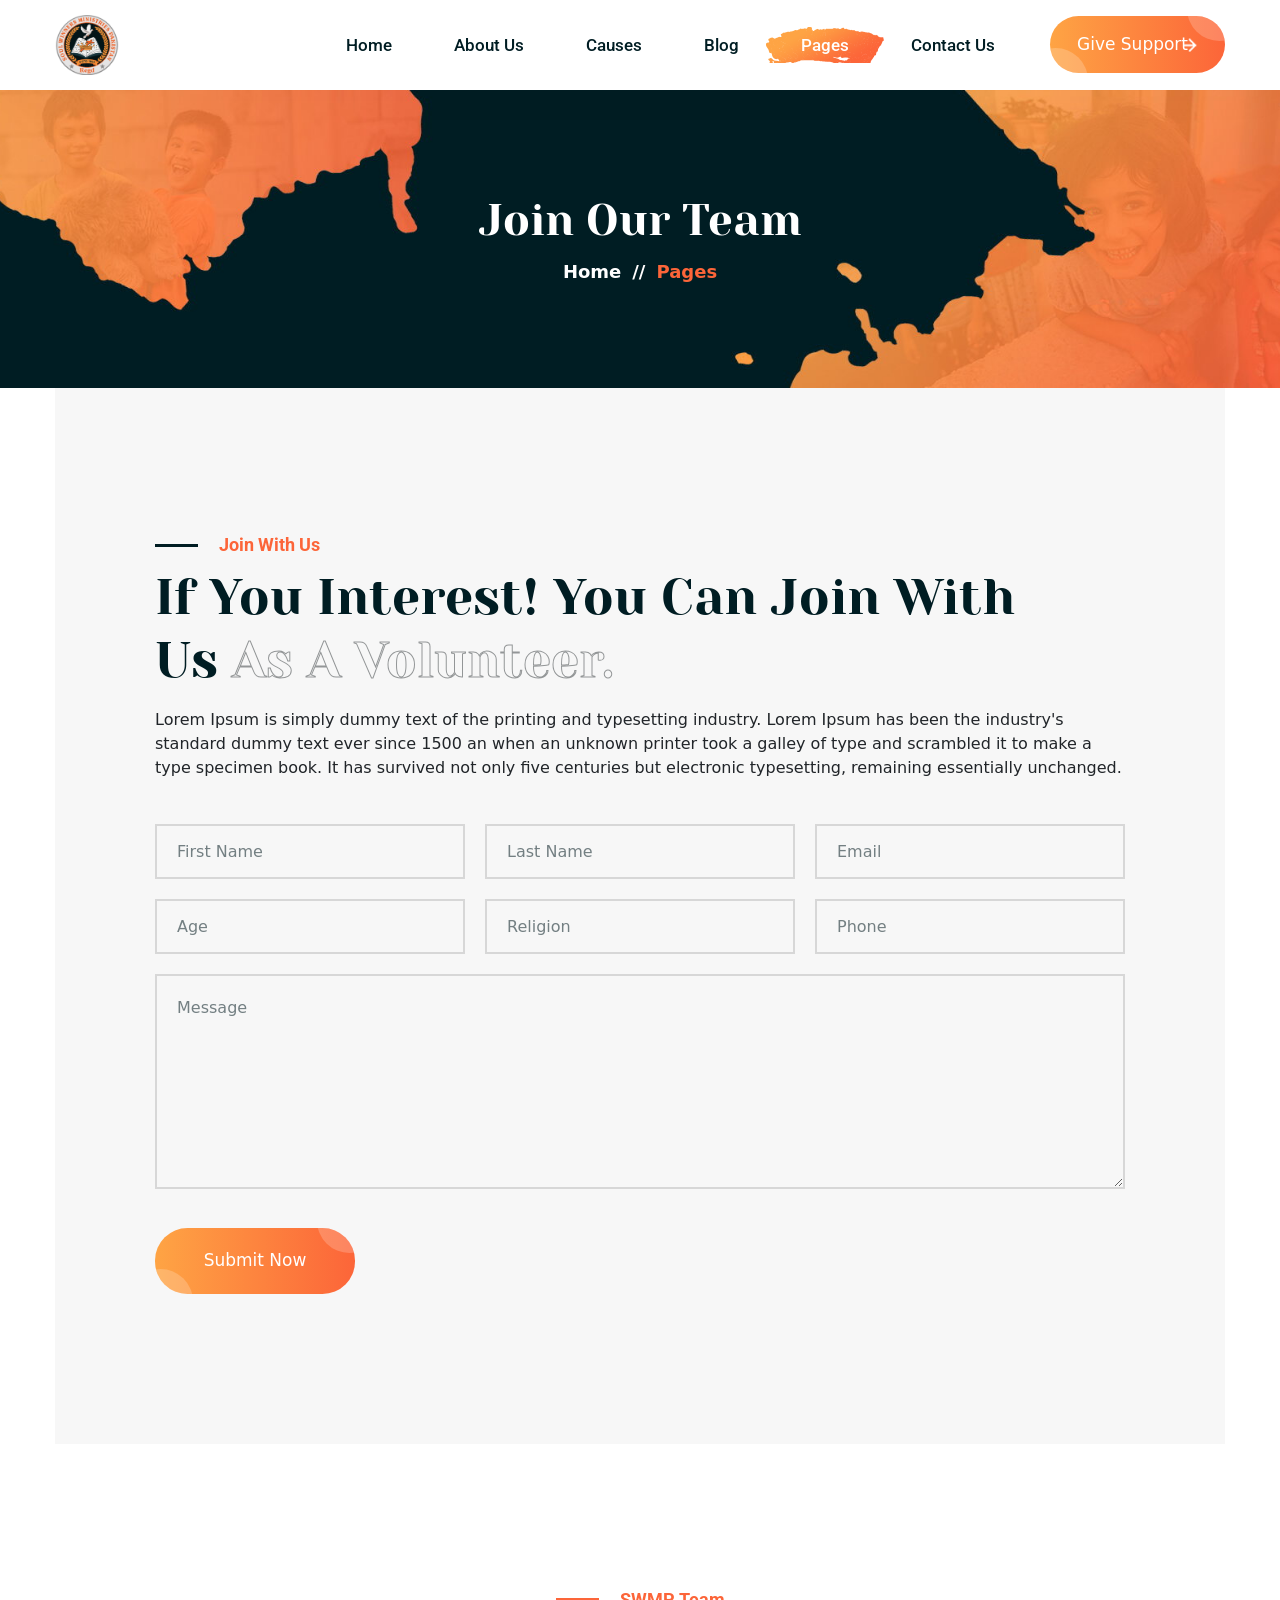
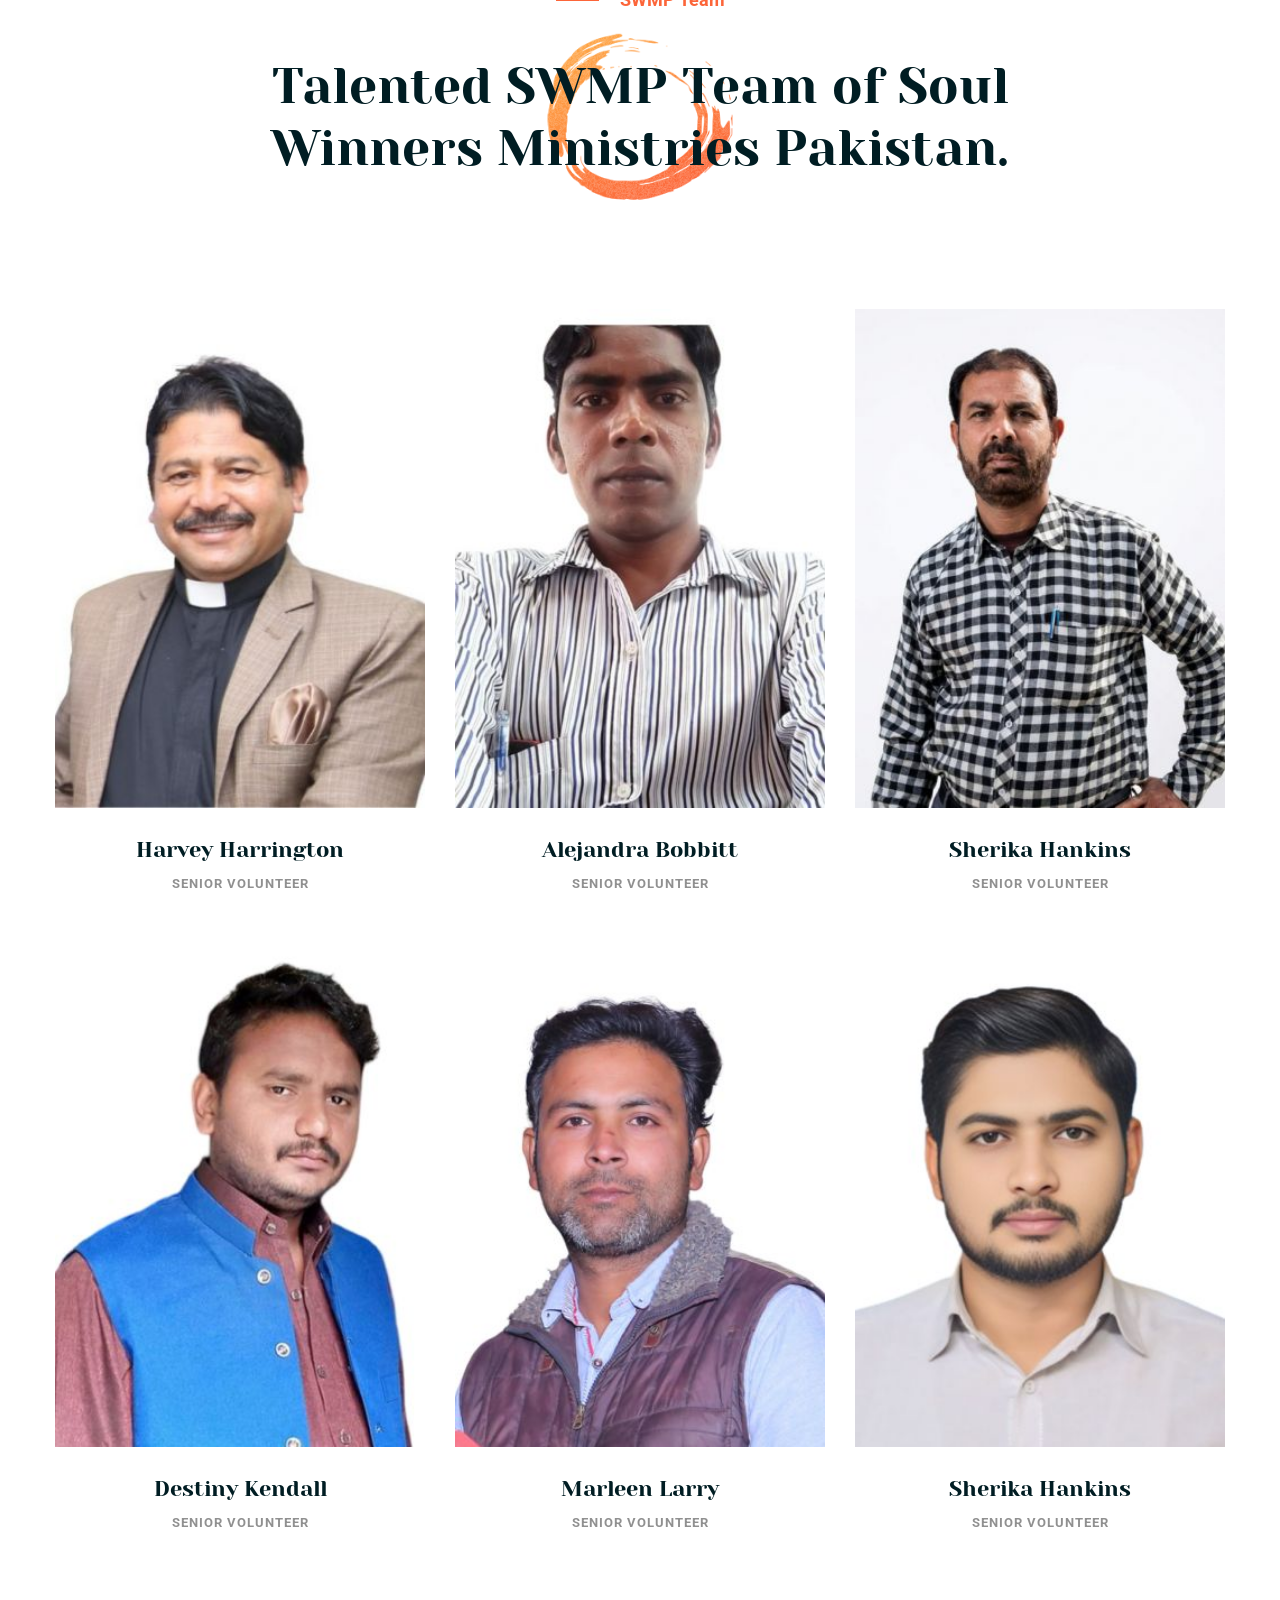
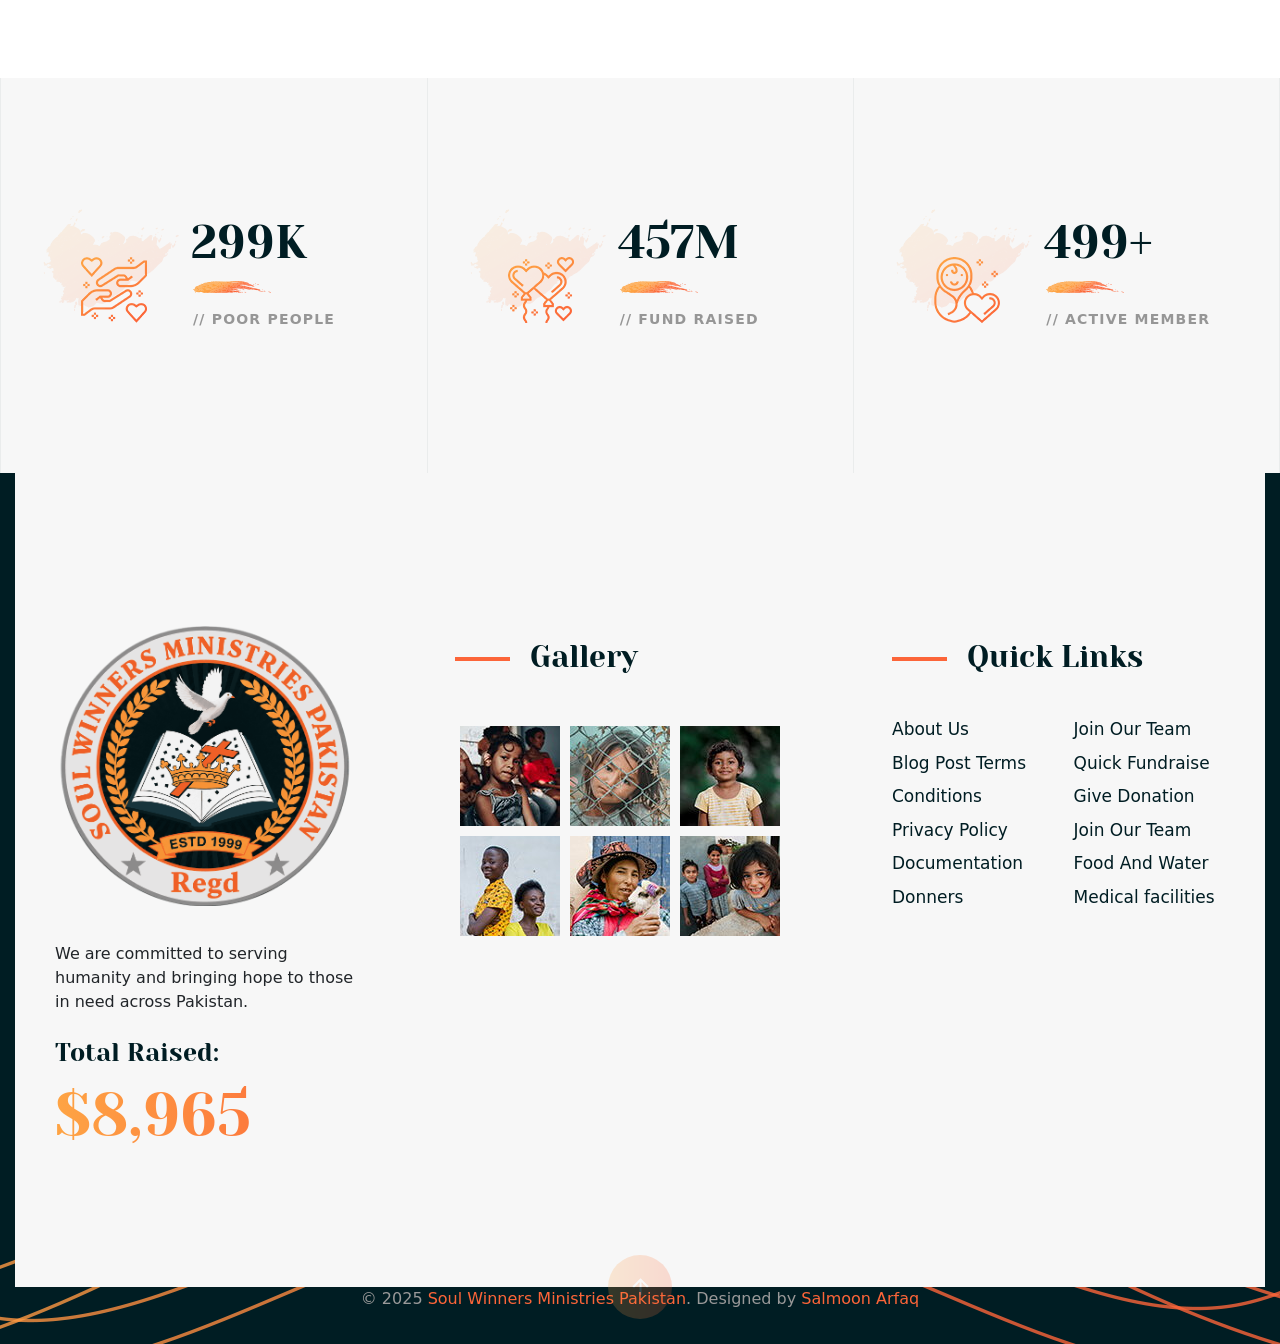
<file: team.html>
<!DOCTYPE html>
<html lang="en">


<!-- Mirrored from htmldemo.net/givest/givest/team.html by HTTrack Website Copier/3.x [XR&CO'2014], Mon, 27 Jul 2026 18:51:52 GMT -->
<head>
    <meta charset="utf-8">
    <meta http-equiv="X-UA-Compatible" content="IE=edge">
    <meta name="viewport" content="width=device-width, initial-scale=1.0" />

    <title>Team – Soul Winners Ministries Pakistan</title>

    <!--== Favicon ==-->
    <link rel="shortcut icon" href="assets/img/soul_logo.png" type="image/png" />

    <!--== Google Fonts ==-->
    <link href="https://fonts.googleapis.com/css?family=Yeseva+One:400" rel="stylesheet">
    <link href="https://fonts.googleapis.com/css?family=Roboto:300,400,400i,500,500i,700,700i" rel="stylesheet">

    <!--== Bootstrap CSS ==-->
    <link href="assets/css/bootstrap.min.css" rel="stylesheet"/>
    <!--== Icofont CSS ==-->
    <link href="assets/css/icofont.css" rel="stylesheet"/>
    <!--== ElegantIcons CSS ==-->
    <link href="assets/css/elegantIcons.css" rel="stylesheet"/>
    <!--== Animate CSS ==-->
    <link href="assets/css/animate.css" rel="stylesheet"/>
    <!--== Aos CSS ==-->
    <link href="assets/css/aos.css" rel="stylesheet"/>
    <!--== FancyBox CSS ==-->
    <link href="assets/css/jquery.fancybox.min.css" rel="stylesheet"/>
    <!--== Slicknav CSS ==-->
    <link href="assets/css/slicknav.css" rel="stylesheet"/>
    <!--== Swiper CSS ==-->
    <link href="assets/css/swiper.min.css" rel="stylesheet"/>
    <!--== Main Style CSS ==-->
    <link href="assets/css/style.css" rel="stylesheet" />

</head>

<body>

<!--wrapper start-->
<div class="wrapper volunteer-page-wrapper">

  <!--== Start Preloader Content ==-->
  <div class="preloader-wrap">
  	<div class="preloader">
	    <span class="dot"></span>
	    <div class="dots">
        <span></span>
        <span></span>
        <span></span>
	    </div>
  	</div>
  </div>
  <!--== End Preloader Content ==-->

  <!--== Start Header Wrapper ==-->
  <header class="header-area header-default sticky-header">
    <div class="container">
      <div class="row align-items-center">
        <div class="col-5 col-sm-3 col-md-3 col-lg-2 pr-0">
          <div class="header-logo-area">
            <a href="index.html">
              <img class="logo-main" src="assets/img/soul_logo.png" alt="Logo" />
              <img class="logo-light" src="assets/img/soul_logo.png" alt="Logo" />
            </a>
          </div>
        </div>
        <div class="col-7 col-sm-9 col-md-9 col-lg-10">
          <div class="header-align">
            <div class="header-navigation-area">
              <ul class="main-menu nav justify-content-center">
                <li><a href="index.html">Home</a></li>
                <li><a href="about.html">About Us</a></li>
                <li class="has-submenu"><a href="causes.html">Causes</a>
                  <ul class="submenu-nav">
                    <li><a href="causes.html">Causes</a></li>
                    <li><a href="causes-details.html">Causes Details</a></li>
                  </ul>
                </li>
                <li class="has-submenu"><a href="blog.html">Blog</a>
                  <ul class="submenu-nav">
                    <li><a href="blog.html">Blog Grid</a></li>
                    <li><a href="blog-details.html">Blog Single</a></li>
                  </ul>
                </li>
                <li class="has-submenu active"><a href="index.html">Pages</a>
                  <ul class="submenu-nav">
                    <li><a href="event-details.html">Event Details</a></li>
                    <li><a class="text-theme-color" href="team.html">Team</a></li>
                  </ul>
                </li>
                <li><a href="contact.html">Contact Us</a></li>
              </ul>
            </div>
            <div class="header-action-area">
              <button class="btn-menu d-xl-none">
                <span></span>
                <span></span>
                <span></span>
              </button>
              <a href="contact.html" class="btn-theme btn-gradient btn-slide btn-style">Give Support <img class="icon icon-img" src="assets/img/icons/arrow-line-right2.png" alt="Icon"></a>
            </div>
          </div>
        </div>
      </div>
    </div>
  </header>
  <!--== End Header Wrapper ==-->

  <main class="main-content site-wrapper-reveal">
    <!--== Start Page Title Area ==-->
    <section class="page-title-area" data-bg-img="assets/img/photos/bg-page-title.jpg">
      <div class="container">
        <div class="row">
          <div class="col-lg-12">
            <div class="page-title-content text-center">
              <h2 class="title text-white">Join Our Team</h2>
              <div class="bread-crumbs"><a href="index.html">Home<span class="breadcrumb-sep">//</span></a><span class="active">Pages</span></div>
            </div>
          </div>
        </div>
      </div>
    </section>
    <!--== End Page Title Area ==-->

    <!--== Start Volunteer Form Area ==-->
    <section class="volunteer-form-area">
      <div class="container">
        <div class="row">
          <div class="col-lg-12">
            <div class="volunteer-form">
              <div class="section-title">
                <h5 class="subtitle">Join With Us</h5>
                <h2 class="title">If You Interest! You Can Join With Us <span>As A Volunteer.</span></h2>
                <p>Lorem Ipsum is simply dummy text of the printing and typesetting industry. Lorem Ipsum has been the industry's standard dummy text ever since 1500 an when an unknown printer took a galley of type and scrambled it to make a type specimen book. It has survived not only five centuries but electronic typesetting, remaining essentially unchanged.</p>
              </div>
              <form class="volunteer-form-wrapper" id="contact-form" action="http://whizthemes.com/mail-php/raju/arden/mail.php" method="post">
                <div class="row">
                  <div class="col-lg-12">
                    <div class="row row-gutter-20">
                      <div class="col-md-4">
                        <div class="form-group">
                          <input class="form-control" type="text" name="con_name" placeholder="First Name">
                        </div>
                      </div>
                      <div class="col-md-4">
                        <div class="form-group">
                          <input class="form-control" type="text" name="con_name" placeholder="Last Name">
                        </div>
                      </div>
                      <div class="col-md-4">
                        <div class="form-group">
                          <input class="form-control" type="email" name="con_email" placeholder="Email">
                        </div>
                      </div>
                      <div class="col-md-4">
                        <div class="form-group">
                          <input class="form-control" type="text" name="con_age" placeholder="Age">
                        </div>
                      </div>
                      <div class="col-md-4">
                        <div class="form-group">
                          <input class="form-control" type="text" name="con_religion" placeholder="Religion">
                        </div>
                      </div>
                      <div class="col-md-4">
                        <div class="form-group">
                          <input class="form-control" type="text" name="con_phone" placeholder="Phone">
                        </div>
                      </div>
                      <div class="col-md-12">
                        <div class="form-group mb-0">
                          <textarea class="form-control textarea" name="con_message" placeholder="Message"></textarea>
                        </div>
                      </div>
                      <div class="col-md-12">
                        <div class="form-group mb-0">
                          <button class="btn-theme btn-gradient btn-slide no-border" type="submit">Submit Now</button>
                        </div>
                      </div>
                    </div>
                  </div>
                </div>
              </form>
            </div>
            <!-- Message Notification -->
            <div class="form-message"></div>
          </div>
        </div>
      </div>
    </section>
    <!--== End Volunteer Form Area ==-->

    <!--== Start Team Area ==-->
    <section class="team-area">
      <div class="container">
        <div class="row">
          <div class="col-lg-8 m-auto">
            <div class="section-title text-center">
              <h5 class="subtitle line-theme-color mb-7">SWMP Team</h5>
              <h2 class="title title-style">Talented SWMP Team of Soul Winners Ministries Pakistan. <img class="img-shape" src="assets/img/shape/3.png" alt="Image-Soul Winners Ministries Pakistan"></h2>
            </div>
          </div>
        </div>
        <div class="row">
          <div class="col-lg-12">
            <div class="team-member-items">
              <div class="row">
                <div class="col-sm-6 col-lg-4">
                  <div class="team-member">
                    <div class="thumb">
                      <img src="assets/img/team/1.jpg" alt="Image">
                      <div class="social-icons">
                        <a href="#"><i class="icofont-facebook"></i></a>
                        <a href="#"><i class="icofont-skype"></i></a>
                        <a href="#"><i class="icofont-twitter"></i></a> 
                      </div>
                    </div>
                    <div class="content">
                      <div class="member-info">
                        <h4 class="name"><a href="#/">Harvey Harrington</a></h4>
                        <h6 class="designation">Senior Volunteer</h6>
                      </div>
                    </div>
                  </div>
                </div>
                <div class="col-sm-6 col-lg-4">
                  <div class="team-member">
                    <div class="thumb">
                      <img src="assets/img/team/2.jpg" alt="Image">
                      <div class="social-icons">
                        <a href="#"><i class="icofont-facebook"></i></a>
                        <a href="#"><i class="icofont-skype"></i></a>
                        <a href="#"><i class="icofont-twitter"></i></a> 
                      </div>
                    </div>
                    <div class="content">
                      <div class="member-info">
                        <h4 class="name"><a href="#/">Alejandra Bobbitt</a></h4>
                        <h6 class="designation">Senior Volunteer</h6>
                      </div>
                    </div>
                  </div>
                </div>
                <div class="col-sm-6 col-lg-4">
                  <div class="team-member">
                    <div class="thumb">
                      <img src="assets/img/team/3.jpg" alt="Image">
                      <div class="social-icons">
                        <a href="#"><i class="icofont-facebook"></i></a>
                        <a href="#"><i class="icofont-skype"></i></a>
                        <a href="#"><i class="icofont-twitter"></i></a> 
                      </div>
                    </div>
                    <div class="content">
                      <div class="member-info">
                        <h4 class="name"><a href="#/">Sherika Hankins</a></h4>
                        <h6 class="designation">Senior Volunteer</h6>
                      </div>
                    </div>
                  </div>
                </div>
                <div class="col-sm-6 col-lg-4">
                  <div class="team-member">
                    <div class="thumb">
                      <img src="assets/img/team/4.jpg" alt="Image">
                      <div class="social-icons">
                        <a href="#"><i class="icofont-facebook"></i></a>
                        <a href="#"><i class="icofont-skype"></i></a>
                        <a href="#"><i class="icofont-twitter"></i></a> 
                      </div>
                    </div>
                    <div class="content">
                      <div class="member-info">
                        <h4 class="name"><a href="#/">Destiny Kendall</a></h4>
                        <h6 class="designation">Senior Volunteer</h6>
                      </div>
                    </div>
                  </div>
                </div>
                <div class="col-sm-6 col-lg-4">
                  <div class="team-member">
                    <div class="thumb">
                      <img src="assets/img/team/5.jpg" alt="Image">
                      <div class="social-icons">
                        <a href="#"><i class="icofont-facebook"></i></a>
                        <a href="#"><i class="icofont-skype"></i></a>
                        <a href="#"><i class="icofont-twitter"></i></a> 
                      </div>
                    </div>
                    <div class="content">
                      <div class="member-info">
                        <h4 class="name"><a href="#/">Marleen Larry</a></h4>
                        <h6 class="designation">Senior Volunteer</h6>
                      </div>
                    </div>
                  </div>
                </div>
                <div class="col-sm-6 col-lg-4">
                  <div class="team-member">
                    <div class="thumb">
                      <img src="assets/img/team/6.jpg" alt="Image">
                      <div class="social-icons">
                        <a href="#"><i class="icofont-facebook"></i></a>
                        <a href="#"><i class="icofont-skype"></i></a>
                        <a href="#"><i class="icofont-twitter"></i></a> 
                      </div>
                    </div>
                    <div class="content">
                      <div class="member-info">
                        <h4 class="name"><a href="#/">Sherika Hankins</a></h4>
                        <h6 class="designation">Senior Volunteer</h6>
                      </div>
                    </div>
                  </div>
                </div>
              </div>
            </div>
          </div>
        </div>
      </div>
    </section>
    <!--== End Team Area ==-->

    <!--== Start Funfact Area ==-->
    <section class="funfact-area funfact-default-area">
      <div class="container">
        <div class="row row-gutter-0 funfact-items-style1">
          <div class="col-lg-4 funfact-item">
            <div class="inner-content">
              <div class="icon-box">
                <img class="icon" src="assets/img/icons/f1.png" alt="Image-Soul Winners Ministries Pakistan">
                <img class="shape-img" src="assets/img/shape/4.png" alt="Image-Soul Winners Ministries Pakistan">
              </div>
              <div class="content">
                <div class="number">
                  <h2><span class="counter-animate">598</span>K</h2>
                </div>
                <img class="line-shape" src="assets/img/shape/funfact-line1.png" alt="Image-Soul Winners Ministries Pakistan">
                <p class="title">// Poor People</p>
              </div>
            </div>
          </div>
          <div class="col-lg-4 funfact-item">
            <div class="inner-content">
              <div class="icon-box">
                <img class="icon" src="assets/img/icons/f2.png" alt="Image-Soul Winners Ministries Pakistan">
                <img class="shape-img" src="assets/img/shape/4.png" alt="Image-Soul Winners Ministries Pakistan">
              </div>
              <div class="content">
                <div class="number">
                  <h2><span class="counter-animate">897</span>M</h2>
                </div>
                <img class="line-shape" src="assets/img/shape/funfact-line1.png" alt="Image-Soul Winners Ministries Pakistan">
                <p class="title">// Fund raised</p>
              </div>
            </div>
          </div>
          <div class="col-lg-4 funfact-item">
            <div class="inner-content">
              <div class="icon-box">
                <img class="icon" src="assets/img/icons/f3.png" alt="Image-Soul Winners Ministries Pakistan">
                <img class="shape-img" src="assets/img/shape/4.png" alt="Image-Soul Winners Ministries Pakistan">
              </div>
              <div class="content">
                <div class="number">
                  <h2><span class="counter-animate">998</span>+</h2>
                </div>
                <img class="line-shape" src="assets/img/shape/funfact-line1.png" alt="Image-Soul Winners Ministries Pakistan">
                <p class="title">// Active Member</p>
              </div>
            </div>
          </div>
        </div>
      </div>
    </section>
    <!--== End Funfact Area ==-->

    <!--== Start Brand Logo Area ==-->

  </main>

  <!--== Start Footer Area Wrapper ==-->
  <footer class="footer-area">
    <div class="footer-main">
      <div class="container">
        <div class="row">
          <div class="col-sm-12 col-md-6 col-lg-4 col-xl-4">
            <div class="widget-item">
              <div class="about-widget">
                <a class="footer-logo" href="index.html">
                  <img src="assets/img/soul_logo.png" alt="Logo">
                </a>
                <p>We are committed to serving humanity and bringing hope to those in need across Pakistan.</p>
                <div class="widget-total-raised">
                  <h4 class="raised-title">Total Raised:</h4>
                  <div class="raised-amount">$8,965</div>
                </div>
              </div>
            </div>
          </div>
          <div class="col-sm-6 col-md-6 col-lg-4 col-xl-4">
            <div class="widget-item">
              <h4 class="widget-title line-style">Gallery</h4>
              <div class="widget-gallery">
                <div class="row row-cols-3 row-gutter-10">
                  <div class="col">
                    <div class="gallery-item">
                      <img src="assets/img/photos/gallery1.jpg" alt="Soul Winners Ministries Pakistan-HasTech">
                      <a class="icon" href="#/"><i class="icofont-instagram"></i></a>
                    </div>
                  </div>
                  <div class="col">
                    <div class="gallery-item">
                      <img src="assets/img/photos/gallery2.jpg" alt="Soul Winners Ministries Pakistan-HasTech">
                      <a class="icon" href="#/"><i class="icofont-instagram"></i></a>
                    </div>
                  </div>
                  <div class="col">
                    <div class="gallery-item">
                      <img src="assets/img/photos/gallery3.jpg" alt="Soul Winners Ministries Pakistan-HasTech">
                      <a class="icon" href="#/"><i class="icofont-instagram"></i></a>
                    </div>
                  </div>
                  <div class="col">
                    <div class="gallery-item">
                      <img src="assets/img/photos/gallery4.jpg" alt="Soul Winners Ministries Pakistan-HasTech">
                      <a class="icon" href="#/"><i class="icofont-instagram"></i></a>
                    </div>
                  </div>
                  <div class="col">
                    <div class="gallery-item">
                      <img src="assets/img/photos/gallery5.jpg" alt="Soul Winners Ministries Pakistan-HasTech">
                      <a class="icon" href="#/"><i class="icofont-instagram"></i></a>
                    </div>
                  </div>
                  <div class="col">
                    <div class="gallery-item">
                      <img src="assets/img/photos/gallery6.jpg" alt="Soul Winners Ministries Pakistan-HasTech">
                      <a class="icon" href="#/"><i class="icofont-instagram"></i></a>
                    </div>
                  </div>
                </div>
              </div>              
            </div>
          </div>
          <div class="col-sm-6 col-md-6 col-lg-4 col-xl-4">
            <div class="widget-item menu-wrap-two-column">
              <h4 class="widget-title line-style">Quick Links</h4>
              <nav class="widget-menu-wrap">
                <div class="row">
                  <div class="col-6 col-sm-6 col-md-6 pr-sm-5">
                    <ul class="nav-menu nav">
                      <li><a href="about.html">About Us</a></li>
                      <li><a href="blog.html">Blog Post Terms</a></li>
                      <li><a href="#/">Conditions</a></li>
                      <li><a href="#/">Privacy Policy</a></li>
                      <li><a href="#/">Documentation</a></li>
                      <li><a href="#/">Donners</a></li>
                    </ul>
                  </div>
                  <div class="col-6 col-sm-6 col-md-6 pl-sm-5">
                    <ul class="nav-menu nav align-right">
                      <li><a href="team.html">Join Our Team</a></li>
                      <li><a href="#/">Quick Fundraise</a></li>
                      <li><a href="#/">Give Donation</a></li>
                      <li><a href="team.html">Join Our Team</a></li>
                      <li><a href="causes-details.html">Food And Water</a></li>
                      <li><a href="causes-details.html">Medical facilities</a></li>
                    </ul>
                  </div>
                </div>
              </nav>
            </div>
          </div>
        </div>
      </div>
      <!--== Scroll Top Button ==-->
      <div class="scroll-to-top"><img src="assets/img/icons/arrow-up-line.png" alt="Icon-Image"></div>
    </div>
    <div class="footer-bottom">
      <div class="container">
        <div class="footer-bottom-content">
          <div class="row align-items-center">
            <div class="col-12">
              <div class="widget-copyright text-center">
                <p>© 2025 <span>Soul Winners Ministries Pakistan</span>. Designed by <a target="_blank" href="https://almoonarfaq.netlify.app/">Salmoon Arfaq</a></p>
              </div>
            </div>
          </div>
        </div>
      </div>
    </div>
    <div class="shape-layer">
      <img src="assets/img/shape/footer-line.png" alt="Image-Soul Winners Ministries Pakistan">
    </div>
  </footer>
  <!--== End Footer Area Wrapper ==-->

  <!--== Start Side Menu ==-->
  <aside class="off-canvas-wrapper">
    <div class="off-canvas-inner">
      <div class="off-canvas-overlay"></div>
      <!-- Start Off Canvas Content Wrapper -->
      <div class="off-canvas-content">
        <!-- Off Canvas Header -->
        <div class="off-canvas-header">
          <div class="logo-area">
            <a href="index.html"><img src="assets/img/soul_logo.png" alt="Logo" /></a>
          </div>
          <div class="close-action">
            <button class="btn-close"><i class="icofont-close"></i></button>
          </div>
        </div>

        <div class="off-canvas-item">
          <!-- Start Mobile Menu Wrapper -->
          <div class="res-mobile-menu menu-active-one">
            <!-- Note Content Auto Generate By Jquery From Main Menu -->
          </div>
          <!-- End Mobile Menu Wrapper -->
        </div>
        <!-- Off Canvas Footer -->
        <div class="off-canvas-footer"></div>
      </div>
      <!-- End Off Canvas Content Wrapper -->
    </div>
  </aside>
  <!--== End Side Menu ==-->  
</div>

<!--=======================Javascript============================-->

<!--=== Modernizr Min Js ===-->
<script src="assets/js/modernizr.js"></script>
<!--=== jQuery Min Js ===-->
<script src="assets/js/jquery-main.js"></script>
<!--=== jQuery Migration Min Js ===-->
<script src="assets/js/jquery-migrate.js"></script>
<!--=== Popper Min Js ===-->
<script src="assets/js/popper.min.js"></script>
<!--=== Bootstrap Min Js ===-->
<script src="assets/js/bootstrap.min.js"></script>
<!--=== jquery Appear Js ===-->
<script src="assets/js/jquery.appear.js"></script>
<!--=== jquery Swiper Min Js ===-->
<script src="assets/js/swiper.min.js"></script>
<!--=== jquery Fancybox Min Js ===-->
<script src="assets/js/fancybox.min.js"></script>
<!--=== jquery Aos Min Js ===-->
<script src="assets/js/aos.min.js"></script>
<!--=== jquery Tilt Animation Js ===-->
<script src="assets/js/tilt-animation.js"></script>
<!--=== jquery Scene Mouse Move Min Js ===-->
<script src="assets/js/parallax.min.js"></script>
<!--=== jquery Slicknav Js ===-->
<script src="assets/js/jquery.slicknav.js"></script>
<!--=== jquery Counterup Js ===-->
<script src="assets/js/counterup.js"></script>
<!--=== jquery Waypoint Js ===-->
<script src="assets/js/waypoint.js"></script>
<!--=== jquery Wow Min Js ===-->
<script src="assets/js/wow.min.js"></script>
<!--=== jQuery EasyPieChart Min Js ===-->
<script src="assets/js/jquery.easypiechart.min.js"></script>

<!--=== Custom Js ===-->
<script src="assets/js/custom.js"></script>

</body>


<!-- Mirrored from htmldemo.net/givest/givest/team.html by HTTrack Website Copier/3.x [XR&CO'2014], Mon, 27 Jul 2026 18:51:53 GMT -->
</html>
</file>
<file: assets/css/elegantIcons.css>
@font-face {
	font-family: 'ElegantIcons';
	src:url('../fonts/ElegantIcons.eot');
	src:url('../fonts/ElegantIconsd41d.eot?#iefix') format('embedded-opentype'),
		url('../fonts/ElegantIcons.woff') format('woff'),
		url('../fonts/ElegantIcons.ttf') format('truetype'),
		url('../fonts/ElegantIcons.svg#ElegantIcons') format('svg');
	font-weight: normal;
	font-style: normal;
}

/* Use the following CSS code if you want to use data attributes for inserting your icons */
[data-icon]:before {
	font-family: 'ElegantIcons';
	content: attr(data-icon);
	speak: none;
	font-weight: normal;
	font-variant: normal;
	text-transform: none;
	line-height: 1;
	-webkit-font-smoothing: antialiased;
	-moz-osx-font-smoothing: grayscale;
}

/* Use the following CSS code if you want to have a class per icon */
/*
Instead of a list of all class selectors,
you can use the generic selector below, but it's slower:
[class*="your-class-prefix"] {
*/
.arrow_up, .arrow_down, .arrow_left, .arrow_right, .arrow_left-up, .arrow_right-up, .arrow_right-down, .arrow_left-down, .arrow-up-down, .arrow_up-down_alt, .arrow_left-right_alt, .arrow_left-right, .arrow_expand_alt2, .arrow_expand_alt, .arrow_condense, .arrow_expand, .arrow_move, .arrow_carrot-up, .arrow_carrot-down, .arrow_carrot-left, .arrow_carrot-right, .arrow_carrot-2up, .arrow_carrot-2down, .arrow_carrot-2left, .arrow_carrot-2right, .arrow_carrot-up_alt2, .arrow_carrot-down_alt2, .arrow_carrot-left_alt2, .arrow_carrot-right_alt2, .arrow_carrot-2up_alt2, .arrow_carrot-2down_alt2, .arrow_carrot-2left_alt2, .arrow_carrot-2right_alt2, .arrow_triangle-up, .arrow_triangle-down, .arrow_triangle-left, .arrow_triangle-right, .arrow_triangle-up_alt2, .arrow_triangle-down_alt2, .arrow_triangle-left_alt2, .arrow_triangle-right_alt2, .arrow_back, .icon_minus-06, .icon_plus, .icon_close, .icon_check, .icon_minus_alt2, .icon_plus_alt2, .icon_close_alt2, .icon_check_alt2, .icon_zoom-out_alt, .icon_zoom-in_alt, .icon_search, .icon_box-empty, .icon_box-selected, .icon_minus-box, .icon_plus-box, .icon_box-checked, .icon_circle-empty, .icon_circle-slelected, .icon_stop_alt2, .icon_stop, .icon_pause_alt2, .icon_pause, .icon_menu, .icon_menu-square_alt2, .icon_menu-circle_alt2, .icon_ul, .icon_ol, .icon_adjust-horiz, .icon_adjust-vert, .icon_document_alt, .icon_documents_alt, .icon_pencil, .icon_pencil-edit_alt, .icon_pencil-edit, .icon_folder-alt, .icon_folder-open_alt, .icon_folder-add_alt, .icon_info_alt, .icon_error-oct_alt, .icon_error-circle_alt, .icon_error-triangle_alt, .icon_question_alt2, .icon_question, .icon_comment_alt, .icon_chat_alt, .icon_vol-mute_alt, .icon_volume-low_alt, .icon_volume-high_alt, .icon_quotations, .icon_quotations_alt2, .icon_clock_alt, .icon_lock_alt, .icon_lock-open_alt, .icon_key_alt, .icon_cloud_alt, .icon_cloud-upload_alt, .icon_cloud-download_alt, .icon_image, .icon_images, .icon_lightbulb_alt, .icon_gift_alt, .icon_house_alt, .icon_genius, .icon_mobile, .icon_tablet, .icon_laptop, .icon_desktop, .icon_camera_alt, .icon_mail_alt, .icon_cone_alt, .icon_ribbon_alt, .icon_bag_alt, .icon_creditcard, .icon_cart_alt, .icon_paperclip, .icon_tag_alt, .icon_tags_alt, .icon_trash_alt, .icon_cursor_alt, .icon_mic_alt, .icon_compass_alt, .icon_pin_alt, .icon_pushpin_alt, .icon_map_alt, .icon_drawer_alt, .icon_toolbox_alt, .icon_book_alt, .icon_calendar, .icon_film, .icon_table, .icon_contacts_alt, .icon_headphones, .icon_lifesaver, .icon_piechart, .icon_refresh, .icon_link_alt, .icon_link, .icon_loading, .icon_blocked, .icon_archive_alt, .icon_heart_alt, .icon_star_alt, .icon_star-half_alt, .icon_star, .icon_star-half, .icon_tools, .icon_tool, .icon_cog, .icon_cogs, .arrow_up_alt, .arrow_down_alt, .arrow_left_alt, .arrow_right_alt, .arrow_left-up_alt, .arrow_right-up_alt, .arrow_right-down_alt, .arrow_left-down_alt, .arrow_condense_alt, .arrow_expand_alt3, .arrow_carrot_up_alt, .arrow_carrot-down_alt, .arrow_carrot-left_alt, .arrow_carrot-right_alt, .arrow_carrot-2up_alt, .arrow_carrot-2dwnn_alt, .arrow_carrot-2left_alt, .arrow_carrot-2right_alt, .arrow_triangle-up_alt, .arrow_triangle-down_alt, .arrow_triangle-left_alt, .arrow_triangle-right_alt, .icon_minus_alt, .icon_plus_alt, .icon_close_alt, .icon_check_alt, .icon_zoom-out, .icon_zoom-in, .icon_stop_alt, .icon_menu-square_alt, .icon_menu-circle_alt, .icon_document, .icon_documents, .icon_pencil_alt, .icon_folder, .icon_folder-open, .icon_folder-add, .icon_folder_upload, .icon_folder_download, .icon_info, .icon_error-circle, .icon_error-oct, .icon_error-triangle, .icon_question_alt, .icon_comment, .icon_chat, .icon_vol-mute, .icon_volume-low, .icon_volume-high, .icon_quotations_alt, .icon_clock, .icon_lock, .icon_lock-open, .icon_key, .icon_cloud, .icon_cloud-upload, .icon_cloud-download, .icon_lightbulb, .icon_gift, .icon_house, .icon_camera, .icon_mail, .icon_cone, .icon_ribbon, .icon_bag, .icon_cart, .icon_tag, .icon_tags, .icon_trash, .icon_cursor, .icon_mic, .icon_compass, .icon_pin, .icon_pushpin, .icon_map, .icon_drawer, .icon_toolbox, .icon_book, .icon_contacts, .icon_archive, .icon_heart, .icon_profile, .icon_group, .icon_grid-2x2, .icon_grid-3x3, .icon_music, .icon_pause_alt, .icon_phone, .icon_upload, .icon_download, .social_facebook, .social_twitter, .social_pinterest, .social_googleplus, .social_tumblr, .social_tumbleupon, .social_wordpress, .social_instagram, .social_dribbble, .social_vimeo, .social_linkedin, .social_rss, .social_deviantart, .social_share, .social_myspace, .social_skype, .social_youtube, .social_picassa, .social_googledrive, .social_flickr, .social_blogger, .social_spotify, .social_delicious, .social_facebook_circle, .social_twitter_circle, .social_pinterest_circle, .social_googleplus_circle, .social_tumblr_circle, .social_stumbleupon_circle, .social_wordpress_circle, .social_instagram_circle, .social_dribbble_circle, .social_vimeo_circle, .social_linkedin_circle, .social_rss_circle, .social_deviantart_circle, .social_share_circle, .social_myspace_circle, .social_skype_circle, .social_youtube_circle, .social_picassa_circle, .social_googledrive_alt2, .social_flickr_circle, .social_blogger_circle, .social_spotify_circle, .social_delicious_circle, .social_facebook_square, .social_twitter_square, .social_pinterest_square, .social_googleplus_square, .social_tumblr_square, .social_stumbleupon_square, .social_wordpress_square, .social_instagram_square, .social_dribbble_square, .social_vimeo_square, .social_linkedin_square, .social_rss_square, .social_deviantart_square, .social_share_square, .social_myspace_square, .social_skype_square, .social_youtube_square, .social_picassa_square, .social_googledrive_square, .social_flickr_square, .social_blogger_square, .social_spotify_square, .social_delicious_square, .icon_printer, .icon_calulator, .icon_building, .icon_floppy, .icon_drive, .icon_search-2, .icon_id, .icon_id-2, .icon_puzzle, .icon_like, .icon_dislike, .icon_mug, .icon_currency, .icon_wallet, .icon_pens, .icon_easel, .icon_flowchart, .icon_datareport, .icon_briefcase, .icon_shield, .icon_percent, .icon_globe, .icon_globe-2, .icon_target, .icon_hourglass, .icon_balance, .icon_rook, .icon_printer-alt, .icon_calculator_alt, .icon_building_alt, .icon_floppy_alt, .icon_drive_alt, .icon_search_alt, .icon_id_alt, .icon_id-2_alt, .icon_puzzle_alt, .icon_like_alt, .icon_dislike_alt, .icon_mug_alt, .icon_currency_alt, .icon_wallet_alt, .icon_pens_alt, .icon_easel_alt, .icon_flowchart_alt, .icon_datareport_alt, .icon_briefcase_alt, .icon_shield_alt, .icon_percent_alt, .icon_globe_alt, .icon_clipboard {
	font-family: 'ElegantIcons';
	speak: none;
	font-style: normal;
	font-weight: normal;
	font-variant: normal;
	text-transform: none;
	line-height: 1;
	-webkit-font-smoothing: antialiased;
}
.arrow_up:before {
	content: "\21";
}
.arrow_down:before {
	content: "\22";
}
.arrow_left:before {
	content: "\23";
}
.arrow_right:before {
	content: "\24";
}
.arrow_left-up:before {
	content: "\25";
}
.arrow_right-up:before {
	content: "\26";
}
.arrow_right-down:before {
	content: "\27";
}
.arrow_left-down:before {
	content: "\28";
}
.arrow-up-down:before {
	content: "\29";
}
.arrow_up-down_alt:before {
	content: "\2a";
}
.arrow_left-right_alt:before {
	content: "\2b";
}
.arrow_left-right:before {
	content: "\2c";
}
.arrow_expand_alt2:before {
	content: "\2d";
}
.arrow_expand_alt:before {
	content: "\2e";
}
.arrow_condense:before {
	content: "\2f";
}
.arrow_expand:before {
	content: "\30";
}
.arrow_move:before {
	content: "\31";
}
.arrow_carrot-up:before {
	content: "\32";
}
.arrow_carrot-down:before {
	content: "\33";
}
.arrow_carrot-left:before {
	content: "\34";
}
.arrow_carrot-right:before {
	content: "\35";
}
.arrow_carrot-2up:before {
	content: "\36";
}
.arrow_carrot-2down:before {
	content: "\37";
}
.arrow_carrot-2left:before {
	content: "\38";
}
.arrow_carrot-2right:before {
	content: "\39";
}
.arrow_carrot-up_alt2:before {
	content: "\3a";
}
.arrow_carrot-down_alt2:before {
	content: "\3b";
}
.arrow_carrot-left_alt2:before {
	content: "\3c";
}
.arrow_carrot-right_alt2:before {
	content: "\3d";
}
.arrow_carrot-2up_alt2:before {
	content: "\3e";
}
.arrow_carrot-2down_alt2:before {
	content: "\3f";
}
.arrow_carrot-2left_alt2:before {
	content: "\40";
}
.arrow_carrot-2right_alt2:before {
	content: "\41";
}
.arrow_triangle-up:before {
	content: "\42";
}
.arrow_triangle-down:before {
	content: "\43";
}
.arrow_triangle-left:before {
	content: "\44";
}
.arrow_triangle-right:before {
	content: "\45";
}
.arrow_triangle-up_alt2:before {
	content: "\46";
}
.arrow_triangle-down_alt2:before {
	content: "\47";
}
.arrow_triangle-left_alt2:before {
	content: "\48";
}
.arrow_triangle-right_alt2:before {
	content: "\49";
}
.arrow_back:before {
	content: "\4a";
}
.icon_minus-06:before {
	content: "\4b";
}
.icon_plus:before {
	content: "\4c";
}
.icon_close:before {
	content: "\4d";
}
.icon_check:before {
	content: "\4e";
}
.icon_minus_alt2:before {
	content: "\4f";
}
.icon_plus_alt2:before {
	content: "\50";
}
.icon_close_alt2:before {
	content: "\51";
}
.icon_check_alt2:before {
	content: "\52";
}
.icon_zoom-out_alt:before {
	content: "\53";
}
.icon_zoom-in_alt:before {
	content: "\54";
}
.icon_search:before {
	content: "\55";
}
.icon_box-empty:before {
	content: "\56";
}
.icon_box-selected:before {
	content: "\57";
}
.icon_minus-box:before {
	content: "\58";
}
.icon_plus-box:before {
	content: "\59";
}
.icon_box-checked:before {
	content: "\5a";
}
.icon_circle-empty:before {
	content: "\5b";
}
.icon_circle-slelected:before {
	content: "\5c";
}
.icon_stop_alt2:before {
	content: "\5d";
}
.icon_stop:before {
	content: "\5e";
}
.icon_pause_alt2:before {
	content: "\5f";
}
.icon_pause:before {
	content: "\60";
}
.icon_menu:before {
	content: "\61";
}
.icon_menu-square_alt2:before {
	content: "\62";
}
.icon_menu-circle_alt2:before {
	content: "\63";
}
.icon_ul:before {
	content: "\64";
}
.icon_ol:before {
	content: "\65";
}
.icon_adjust-horiz:before {
	content: "\66";
}
.icon_adjust-vert:before {
	content: "\67";
}
.icon_document_alt:before {
	content: "\68";
}
.icon_documents_alt:before {
	content: "\69";
}
.icon_pencil:before {
	content: "\6a";
}
.icon_pencil-edit_alt:before {
	content: "\6b";
}
.icon_pencil-edit:before {
	content: "\6c";
}
.icon_folder-alt:before {
	content: "\6d";
}
.icon_folder-open_alt:before {
	content: "\6e";
}
.icon_folder-add_alt:before {
	content: "\6f";
}
.icon_info_alt:before {
	content: "\70";
}
.icon_error-oct_alt:before {
	content: "\71";
}
.icon_error-circle_alt:before {
	content: "\72";
}
.icon_error-triangle_alt:before {
	content: "\73";
}
.icon_question_alt2:before {
	content: "\74";
}
.icon_question:before {
	content: "\75";
}
.icon_comment_alt:before {
	content: "\76";
}
.icon_chat_alt:before {
	content: "\77";
}
.icon_vol-mute_alt:before {
	content: "\78";
}
.icon_volume-low_alt:before {
	content: "\79";
}
.icon_volume-high_alt:before {
	content: "\7a";
}
.icon_quotations:before {
	content: "\7b";
}
.icon_quotations_alt2:before {
	content: "\7c";
}
.icon_clock_alt:before {
	content: "\7d";
}
.icon_lock_alt:before {
	content: "\7e";
}
.icon_lock-open_alt:before {
	content: "\e000";
}
.icon_key_alt:before {
	content: "\e001";
}
.icon_cloud_alt:before {
	content: "\e002";
}
.icon_cloud-upload_alt:before {
	content: "\e003";
}
.icon_cloud-download_alt:before {
	content: "\e004";
}
.icon_image:before {
	content: "\e005";
}
.icon_images:before {
	content: "\e006";
}
.icon_lightbulb_alt:before {
	content: "\e007";
}
.icon_gift_alt:before {
	content: "\e008";
}
.icon_house_alt:before {
	content: "\e009";
}
.icon_genius:before {
	content: "\e00a";
}
.icon_mobile:before {
	content: "\e00b";
}
.icon_tablet:before {
	content: "\e00c";
}
.icon_laptop:before {
	content: "\e00d";
}
.icon_desktop:before {
	content: "\e00e";
}
.icon_camera_alt:before {
	content: "\e00f";
}
.icon_mail_alt:before {
	content: "\e010";
}
.icon_cone_alt:before {
	content: "\e011";
}
.icon_ribbon_alt:before {
	content: "\e012";
}
.icon_bag_alt:before {
	content: "\e013";
}
.icon_creditcard:before {
	content: "\e014";
}
.icon_cart_alt:before {
	content: "\e015";
}
.icon_paperclip:before {
	content: "\e016";
}
.icon_tag_alt:before {
	content: "\e017";
}
.icon_tags_alt:before {
	content: "\e018";
}
.icon_trash_alt:before {
	content: "\e019";
}
.icon_cursor_alt:before {
	content: "\e01a";
}
.icon_mic_alt:before {
	content: "\e01b";
}
.icon_compass_alt:before {
	content: "\e01c";
}
.icon_pin_alt:before {
	content: "\e01d";
}
.icon_pushpin_alt:before {
	content: "\e01e";
}
.icon_map_alt:before {
	content: "\e01f";
}
.icon_drawer_alt:before {
	content: "\e020";
}
.icon_toolbox_alt:before {
	content: "\e021";
}
.icon_book_alt:before {
	content: "\e022";
}
.icon_calendar:before {
	content: "\e023";
}
.icon_film:before {
	content: "\e024";
}
.icon_table:before {
	content: "\e025";
}
.icon_contacts_alt:before {
	content: "\e026";
}
.icon_headphones:before {
	content: "\e027";
}
.icon_lifesaver:before {
	content: "\e028";
}
.icon_piechart:before {
	content: "\e029";
}
.icon_refresh:before {
	content: "\e02a";
}
.icon_link_alt:before {
	content: "\e02b";
}
.icon_link:before {
	content: "\e02c";
}
.icon_loading:before {
	content: "\e02d";
}
.icon_blocked:before {
	content: "\e02e";
}
.icon_archive_alt:before {
	content: "\e02f";
}
.icon_heart_alt:before {
	content: "\e030";
}
.icon_star_alt:before {
	content: "\e031";
}
.icon_star-half_alt:before {
	content: "\e032";
}
.icon_star:before {
	content: "\e033";
}
.icon_star-half:before {
	content: "\e034";
}
.icon_tools:before {
	content: "\e035";
}
.icon_tool:before {
	content: "\e036";
}
.icon_cog:before {
	content: "\e037";
}
.icon_cogs:before {
	content: "\e038";
}
.arrow_up_alt:before {
	content: "\e039";
}
.arrow_down_alt:before {
	content: "\e03a";
}
.arrow_left_alt:before {
	content: "\e03b";
}
.arrow_right_alt:before {
	content: "\e03c";
}
.arrow_left-up_alt:before {
	content: "\e03d";
}
.arrow_right-up_alt:before {
	content: "\e03e";
}
.arrow_right-down_alt:before {
	content: "\e03f";
}
.arrow_left-down_alt:before {
	content: "\e040";
}
.arrow_condense_alt:before {
	content: "\e041";
}
.arrow_expand_alt3:before {
	content: "\e042";
}
.arrow_carrot_up_alt:before {
	content: "\e043";
}
.arrow_carrot-down_alt:before {
	content: "\e044";
}
.arrow_carrot-left_alt:before {
	content: "\e045";
}
.arrow_carrot-right_alt:before {
	content: "\e046";
}
.arrow_carrot-2up_alt:before {
	content: "\e047";
}
.arrow_carrot-2dwnn_alt:before {
	content: "\e048";
}
.arrow_carrot-2left_alt:before {
	content: "\e049";
}
.arrow_carrot-2right_alt:before {
	content: "\e04a";
}
.arrow_triangle-up_alt:before {
	content: "\e04b";
}
.arrow_triangle-down_alt:before {
	content: "\e04c";
}
.arrow_triangle-left_alt:before {
	content: "\e04d";
}
.arrow_triangle-right_alt:before {
	content: "\e04e";
}
.icon_minus_alt:before {
	content: "\e04f";
}
.icon_plus_alt:before {
	content: "\e050";
}
.icon_close_alt:before {
	content: "\e051";
}
.icon_check_alt:before {
	content: "\e052";
}
.icon_zoom-out:before {
	content: "\e053";
}
.icon_zoom-in:before {
	content: "\e054";
}
.icon_stop_alt:before {
	content: "\e055";
}
.icon_menu-square_alt:before {
	content: "\e056";
}
.icon_menu-circle_alt:before {
	content: "\e057";
}
.icon_document:before {
	content: "\e058";
}
.icon_documents:before {
	content: "\e059";
}
.icon_pencil_alt:before {
	content: "\e05a";
}
.icon_folder:before {
	content: "\e05b";
}
.icon_folder-open:before {
	content: "\e05c";
}
.icon_folder-add:before {
	content: "\e05d";
}
.icon_folder_upload:before {
	content: "\e05e";
}
.icon_folder_download:before {
	content: "\e05f";
}
.icon_info:before {
	content: "\e060";
}
.icon_error-circle:before {
	content: "\e061";
}
.icon_error-oct:before {
	content: "\e062";
}
.icon_error-triangle:before {
	content: "\e063";
}
.icon_question_alt:before {
	content: "\e064";
}
.icon_comment:before {
	content: "\e065";
}
.icon_chat:before {
	content: "\e066";
}
.icon_vol-mute:before {
	content: "\e067";
}
.icon_volume-low:before {
	content: "\e068";
}
.icon_volume-high:before {
	content: "\e069";
}
.icon_quotations_alt:before {
	content: "\e06a";
}
.icon_clock:before {
	content: "\e06b";
}
.icon_lock:before {
	content: "\e06c";
}
.icon_lock-open:before {
	content: "\e06d";
}
.icon_key:before {
	content: "\e06e";
}
.icon_cloud:before {
	content: "\e06f";
}
.icon_cloud-upload:before {
	content: "\e070";
}
.icon_cloud-download:before {
	content: "\e071";
}
.icon_lightbulb:before {
	content: "\e072";
}
.icon_gift:before {
	content: "\e073";
}
.icon_house:before {
	content: "\e074";
}
.icon_camera:before {
	content: "\e075";
}
.icon_mail:before {
	content: "\e076";
}
.icon_cone:before {
	content: "\e077";
}
.icon_ribbon:before {
	content: "\e078";
}
.icon_bag:before {
	content: "\e079";
}
.icon_cart:before {
	content: "\e07a";
}
.icon_tag:before {
	content: "\e07b";
}
.icon_tags:before {
	content: "\e07c";
}
.icon_trash:before {
	content: "\e07d";
}
.icon_cursor:before {
	content: "\e07e";
}
.icon_mic:before {
	content: "\e07f";
}
.icon_compass:before {
	content: "\e080";
}
.icon_pin:before {
	content: "\e081";
}
.icon_pushpin:before {
	content: "\e082";
}
.icon_map:before {
	content: "\e083";
}
.icon_drawer:before {
	content: "\e084";
}
.icon_toolbox:before {
	content: "\e085";
}
.icon_book:before {
	content: "\e086";
}
.icon_contacts:before {
	content: "\e087";
}
.icon_archive:before {
	content: "\e088";
}
.icon_heart:before {
	content: "\e089";
}
.icon_profile:before {
	content: "\e08a";
}
.icon_group:before {
	content: "\e08b";
}
.icon_grid-2x2:before {
	content: "\e08c";
}
.icon_grid-3x3:before {
	content: "\e08d";
}
.icon_music:before {
	content: "\e08e";
}
.icon_pause_alt:before {
	content: "\e08f";
}
.icon_phone:before {
	content: "\e090";
}
.icon_upload:before {
	content: "\e091";
}
.icon_download:before {
	content: "\e092";
}
.social_facebook:before {
	content: "\e093";
}
.social_twitter:before {
	content: "\e094";
}
.social_pinterest:before {
	content: "\e095";
}
.social_googleplus:before {
	content: "\e096";
}
.social_tumblr:before {
	content: "\e097";
}
.social_tumbleupon:before {
	content: "\e098";
}
.social_wordpress:before {
	content: "\e099";
}
.social_instagram:before {
	content: "\e09a";
}
.social_dribbble:before {
	content: "\e09b";
}
.social_vimeo:before {
	content: "\e09c";
}
.social_linkedin:before {
	content: "\e09d";
}
.social_rss:before {
	content: "\e09e";
}
.social_deviantart:before {
	content: "\e09f";
}
.social_share:before {
	content: "\e0a0";
}
.social_myspace:before {
	content: "\e0a1";
}
.social_skype:before {
	content: "\e0a2";
}
.social_youtube:before {
	content: "\e0a3";
}
.social_picassa:before {
	content: "\e0a4";
}
.social_googledrive:before {
	content: "\e0a5";
}
.social_flickr:before {
	content: "\e0a6";
}
.social_blogger:before {
	content: "\e0a7";
}
.social_spotify:before {
	content: "\e0a8";
}
.social_delicious:before {
	content: "\e0a9";
}
.social_facebook_circle:before {
	content: "\e0aa";
}
.social_twitter_circle:before {
	content: "\e0ab";
}
.social_pinterest_circle:before {
	content: "\e0ac";
}
.social_googleplus_circle:before {
	content: "\e0ad";
}
.social_tumblr_circle:before {
	content: "\e0ae";
}
.social_stumbleupon_circle:before {
	content: "\e0af";
}
.social_wordpress_circle:before {
	content: "\e0b0";
}
.social_instagram_circle:before {
	content: "\e0b1";
}
.social_dribbble_circle:before {
	content: "\e0b2";
}
.social_vimeo_circle:before {
	content: "\e0b3";
}
.social_linkedin_circle:before {
	content: "\e0b4";
}
.social_rss_circle:before {
	content: "\e0b5";
}
.social_deviantart_circle:before {
	content: "\e0b6";
}
.social_share_circle:before {
	content: "\e0b7";
}
.social_myspace_circle:before {
	content: "\e0b8";
}
.social_skype_circle:before {
	content: "\e0b9";
}
.social_youtube_circle:before {
	content: "\e0ba";
}
.social_picassa_circle:before {
	content: "\e0bb";
}
.social_googledrive_alt2:before {
	content: "\e0bc";
}
.social_flickr_circle:before {
	content: "\e0bd";
}
.social_blogger_circle:before {
	content: "\e0be";
}
.social_spotify_circle:before {
	content: "\e0bf";
}
.social_delicious_circle:before {
	content: "\e0c0";
}
.social_facebook_square:before {
	content: "\e0c1";
}
.social_twitter_square:before {
	content: "\e0c2";
}
.social_pinterest_square:before {
	content: "\e0c3";
}
.social_googleplus_square:before {
	content: "\e0c4";
}
.social_tumblr_square:before {
	content: "\e0c5";
}
.social_stumbleupon_square:before {
	content: "\e0c6";
}
.social_wordpress_square:before {
	content: "\e0c7";
}
.social_instagram_square:before {
	content: "\e0c8";
}
.social_dribbble_square:before {
	content: "\e0c9";
}
.social_vimeo_square:before {
	content: "\e0ca";
}
.social_linkedin_square:before {
	content: "\e0cb";
}
.social_rss_square:before {
	content: "\e0cc";
}
.social_deviantart_square:before {
	content: "\e0cd";
}
.social_share_square:before {
	content: "\e0ce";
}
.social_myspace_square:before {
	content: "\e0cf";
}
.social_skype_square:before {
	content: "\e0d0";
}
.social_youtube_square:before {
	content: "\e0d1";
}
.social_picassa_square:before {
	content: "\e0d2";
}
.social_googledrive_square:before {
	content: "\e0d3";
}
.social_flickr_square:before {
	content: "\e0d4";
}
.social_blogger_square:before {
	content: "\e0d5";
}
.social_spotify_square:before {
	content: "\e0d6";
}
.social_delicious_square:before {
	content: "\e0d7";
}
.icon_printer:before {
	content: "\e103";
}
.icon_calulator:before {
	content: "\e0ee";
}
.icon_building:before {
	content: "\e0ef";
}
.icon_floppy:before {
	content: "\e0e8";
}
.icon_drive:before {
	content: "\e0ea";
}
.icon_search-2:before {
	content: "\e101";
}
.icon_id:before {
	content: "\e107";
}
.icon_id-2:before {
	content: "\e108";
}
.icon_puzzle:before {
	content: "\e102";
}
.icon_like:before {
	content: "\e106";
}
.icon_dislike:before {
	content: "\e0eb";
}
.icon_mug:before {
	content: "\e105";
}
.icon_currency:before {
	content: "\e0ed";
}
.icon_wallet:before {
	content: "\e100";
}
.icon_pens:before {
	content: "\e104";
}
.icon_easel:before {
	content: "\e0e9";
}
.icon_flowchart:before {
	content: "\e109";
}
.icon_datareport:before {
	content: "\e0ec";
}
.icon_briefcase:before {
	content: "\e0fe";
}
.icon_shield:before {
	content: "\e0f6";
}
.icon_percent:before {
	content: "\e0fb";
}
.icon_globe:before {
	content: "\e0e2";
}
.icon_globe-2:before {
	content: "\e0e3";
}
.icon_target:before {
	content: "\e0f5";
}
.icon_hourglass:before {
	content: "\e0e1";
}
.icon_balance:before {
	content: "\e0ff";
}
.icon_rook:before {
	content: "\e0f8";
}
.icon_printer-alt:before {
	content: "\e0fa";
}
.icon_calculator_alt:before {
	content: "\e0e7";
}
.icon_building_alt:before {
	content: "\e0fd";
}
.icon_floppy_alt:before {
	content: "\e0e4";
}
.icon_drive_alt:before {
	content: "\e0e5";
}
.icon_search_alt:before {
	content: "\e0f7";
}
.icon_id_alt:before {
	content: "\e0e0";
}
.icon_id-2_alt:before {
	content: "\e0fc";
}
.icon_puzzle_alt:before {
	content: "\e0f9";
}
.icon_like_alt:before {
	content: "\e0dd";
}
.icon_dislike_alt:before {
	content: "\e0f1";
}
.icon_mug_alt:before {
	content: "\e0dc";
}
.icon_currency_alt:before {
	content: "\e0f3";
}
.icon_wallet_alt:before {
	content: "\e0d8";
}
.icon_pens_alt:before {
	content: "\e0db";
}
.icon_easel_alt:before {
	content: "\e0f0";
}
.icon_flowchart_alt:before {
	content: "\e0df";
}
.icon_datareport_alt:before {
	content: "\e0f2";
}
.icon_briefcase_alt:before {
	content: "\e0f4";
}
.icon_shield_alt:before {
	content: "\e0d9";
}
.icon_percent_alt:before {
	content: "\e0da";
}
.icon_globe_alt:before {
	content: "\e0de";
}
.icon_clipboard:before {
	content: "\e0e6";
}


	.glyph {
		float: left;
		text-align: center;
		padding: .75em;
		margin: .4em 1.5em .75em 0;
		width: 6em;
text-shadow: none;
	}
        .glyph_big {
        font-size: 128px;
        color: #59c5dc;
        float: left;
        margin-right: 20px;
        }

        .glyph div { padding-bottom: 10px;}

	.glyph input {
		font-family: consolas, monospace;
		font-size: 12px;
		width: 100%;
		text-align: center;
		border: 0;
		box-shadow: 0 0 0 1px #ccc;
		padding: .2em;
                -moz-border-radius: 5px;
                -webkit-border-radius: 5px;
	}
	.centered {
		margin-left: auto;
		margin-right: auto;
	}
	.glyph .fs1 {
		font-size: 2em;
	}
</file>
<file: assets/css/style.css>
@charset "UTF-8";

body {
    overflow-x: hidden;
}

/*===================================================================
[Table Of Content]

    * Typography CSS
    * Common CSS
    * Main Navigation CSS
    * Header CSS
    * Home Slider CSS
    * About CSS

/* Button Styles */
.btn {
  padding: 10px 20px;
  border: none;
  border-radius: 4px;
  cursor: pointer;
  font-size: 14px;
  font-weight: 500;
  transition: all 0.3s ease;
}

.btn-primary {
  background-color: #007bff;
  color: white;
}

.btn-primary:hover {
  background-color: #0056b3;
}

.btn-secondary {
  background-color: #6c757d;
  color: white;
}

.btn-secondary:hover {
  background-color: #545b62;
}

.btn-success {
  background-color: #28a745;
  color: white;
}

.btn-success:hover {
  background-color: #218838;
}

.btn-danger {
  background-color: #dc3545;
  color: white;
}

.btn-danger:hover {
  background-color: #c82333;
}

.btn-outline {
  background-color: transparent;
  border: 2px solid #007bff;
  color: #007bff;
}

.btn-outline:hover {
  background-color: #007bff;
  color: white;
}

.icon-box-style1 .icon-box-item .content .btn.btn-outline {
  border: none;
  background: linear-gradient(to right, #FEA444 0%, #FC6539 100%);
  color: #fff;
  border-radius: 30px;
  padding: 12px 28px;
  font-weight: 500;
}
.icon-box-style1 .icon-box-item .content .btn.btn-outline:hover {
  background: linear-gradient(to right, #FC6539 0%, #FEA444 100%);
  color: #fff;
  transform: translateY(-2px);
  box-shadow: 0 4px 15px rgba(252, 101, 57, 0.4);
}
    * Causes CSS
    * Donate CSS
    * Team CSS
    * Brand Logo CSS
    * Form CSS
    * Blog CSS
    * Contact CSS
    * Footer CSS

=====================================================================*/
/*
-----------------------------------------------------------------------
  Typography CSS
-----------------------------------------------------------------------
*/
body {
  color: #595959;
  font-size: 0.9375rem;
  font-family: "Roboto", sans-serif;
  font-weight: 400;
  line-height: 1.8;
  margin: 0;
  overflow-x: hidden;
  -ms-word-wrap: break-word;
  word-wrap: break-word;
}

h1, h2, h3, h4, h5, h6,
.h1, .h2, .h3, .h4, .h5, .h6 {
  color: #001d23;
  font-family: "Yeseva One", cursive;
  font-weight: 400;
  line-height: 1.1;
  margin-bottom: 10px;
  margin-top: 0;
}

a {
  color: #fc6539;
  text-decoration: none;
  transition: 0.3s;
  -webkit-transition: 0.3s;
  -moz-transition: 0.3s;
  -ms-transition: 0.3s;
  -o-transition: 0.3s;
}
a:hover, a:active, a:focus {
  box-shadow: none;
  color: #e53603;
  outline: none;
  text-decoration: none;
}
a img {
  border: none;
}

.btn:focus {
  box-shadow: none;
}

p {
  margin-bottom: 30px;
}
p:last-child {
  margin-bottom: 0;
}

:active,
:focus {
  box-shadow: none;
  outline: none !important;
}

::selection {
  background: #fc6539;
  color: #fff;
  text-shadow: none;
}

::-moz-selection {
  background: #fc6539;
  /* Firefox */
  color: #fff;
  text-shadow: none;
}

::-webkit-selection {
  background: #fc6539;
  /* Safari */
  color: #fff;
  text-shadow: none;
}

img {
  max-width: 100%;
}

iframe {
  border: none !important;
}

textarea:focus, textarea:active, input:focus, input:active {
  outline: none;
}

ul {
  margin: 0;
  padding: 0;
}
ul li {
  list-style: none;
}

pre,
ul,
ol,
dl,
dd,
blockquote,
address,
table,
fieldset {
  margin-bottom: 30px;
}

table p {
  margin-bottom: 0;
}

/*
-----------------------------------------------------------------------
  Common CSS
-----------------------------------------------------------------------
*/
.container {
  padding-left: 15px;
  padding-right: 15px;
}
@media only screen and (min-width: 1200px) {
  .container {
    max-width: 1200px;
  }
}

.row {
  margin-right: -15px;
  margin-left: -15px;
}
.row > [class*=col-] {
  padding-right: 15px;
  padding-left: 15px;
}

.section-title {
  margin-bottom: 120px;
}
@media only screen and (max-width: 1399px) {
  .section-title {
    margin-bottom: 100px;
  }
}
@media only screen and (max-width: 1199px) {
  .section-title {
    margin-bottom: 80px;
  }
}
@media only screen and (max-width: 991px) {
  .section-title {
    margin-bottom: 90px;
  }
}
.section-title .subtitle {
  color: #fc6539;
  display: inline-block;
  font-family: "Roboto", sans-serif;
  font-size: 18px;
  font-weight: 700;
  line-height: 1;
  margin: 0 0 12px;
  padding-left: 64px;
  position: relative;
}
@media only screen and (max-width: 767px) {
  .section-title .subtitle {
    font-size: 16px;
  }
}
.section-title .subtitle:after {
  background-color: #001d23;
  content: "";
  height: 3px;
  left: 0;
  position: absolute;
  top: calc(50% - 1.5px);
  width: 43px;
}
.section-title .subtitle.line-theme-color:after {
  background-color: #fc6539;
}
.section-title .subtitle.line-white-color:after {
  background-color: #fff;
}
.section-title .title {
  font-size: 60px;
  line-height: 1.25;
  margin-bottom: 0;
  margin-top: 0;
}
@media only screen and (max-width: 1399px) {
  .section-title .title {
    font-size: 50px;
  }
}
@media only screen and (max-width: 1199px) {
  .section-title .title {
    font-size: 40px;
    line-height: 1.2;
  }
}
@media only screen and (max-width: 767px) {
  .section-title .title {
    font-size: 36px;
  }
}
@media only screen and (max-width: 575px) {
  .section-title .title {
    font-size: 30px;
  }
}
@media (max-width: 399.98px) {
  .section-title .title {
    font-size: 26px;
  }
}
.section-title .title span {
  background: #FEA444;
  background: linear-gradient(to right, #FEA444 0%, #FC6539 100%);
  -webkit-background-clip: text;
  -webkit-text-fill-color: transparent;
}
.section-title .title.title-style {
  margin-top: 39px;
  position: relative;
  z-index: 1;
}
@media only screen and (max-width: 1199px) {
  .section-title .title.title-style {
    margin-top: 30px;
  }
}
.section-title .title.title-style .img-shape {
  left: 50%;
  position: absolute;
  top: 50%;
  z-index: -1;
  transform: translate(-50%, -50%);
  -webkit-transform: translate(-50%, -50%);
  -moz-transform: translate(-50%, -50%);
  -ms-transform: translate(-50%, -50%);
  -o-transform: translate(-50%, -50%);
}
@media only screen and (max-width: 1399px) {
  .section-title .title.title-style .img-shape {
    width: 185px;
  }
}
@media only screen and (max-width: 1199px) {
  .section-title .title.title-style .img-shape {
    width: 140px;
  }
}
@media only screen and (max-width: 767px) {
  .section-title .title.title-style .img-shape {
    width: 120px;
  }
}
@media only screen and (max-width: 575px) {
  .section-title .title.title-style .img-shape {
    width: 100px;
  }
}
@media only screen and (max-width: 767px) {
  .section-title .desc p br {
    display: none;
  }
}
.section-title .separator-line {
  display: block;
  line-height: 1;
  margin-top: 35px;
}
.section-title .separator-line img {
  margin-right: 17px;
}
@media only screen and (max-width: 767px) {
  .section-title .separator-line img {
    margin-right: 7px;
  }
}
.section-title .separator-line img:last-child {
  margin-right: 0;
}
.section-title .list-style li {
  color: #595959;
  font-size: 14px;
  margin-bottom: 16px;
  padding-left: 29px;
  position: relative;
}
.section-title .list-style li i {
  color: #fc6539;
  font-size: 14px;
  left: 0;
  position: absolute;
  top: 5px;
}
.section-title .list-style li:last-child {
  margin-bottom: 0;
}
.section-title.section-light h5 {
  color: #fff;
}
.section-title.section-light .title {
  color: #fff;
}
.section-title.section-light .desc p {
  color: #fff;
}

.bg-img {
  background: no-repeat center center;
  background-size: cover;
}
.bg-img.bg-img-top {
  background-position: top center;
}

.bg-img-cover {
  background-size: cover;
}

.site-wrapper-reveal {
  background-color: #FFFFFF;
  position: relative;
  overflow: hidden;
  z-index: 1;
}

.niceselect {
  float: inherit;
}
.niceselect .list {
  border-radius: 0;
  width: 100%;
}

.line-hr {
  border-bottom: 1px solid #e2e2e2;
}

.lh-1 {
  line-height: 1;
}

.no-border {
  border: none !important;
}

.z-index-1 {
  z-index: 1;
}

.z-index-2 {
  z-index: 2;
}

.content-items-center {
  align-items: center;
  display: flex;
}

.justify-items-center {
  display: flex;
  justify-content: center;
}

.form-message.alert {
  margin-top: 10px;
}

.row-gutter-0 [class*=col-] {
  margin: 0;
  padding: 0;
}

.row-gutter-10 {
  margin-right: -5px;
  margin-left: -5px;
}
.row-gutter-10 [class*=col] {
  padding-left: 5px;
  padding-right: 5px;
}

@media only screen and (min-width: 1200px) {
  .row-gutter-20 {
    margin-right: -10px;
    margin-left: -10px;
  }
  .row-gutter-20 [class*=col] {
    padding-left: 10px;
    padding-right: 10px;
  }
}

.row-gutter-45 {
  margin-right: -22.5px;
  margin-left: -22.5px;
}
.row-gutter-45 [class*=col-] {
  margin: 0;
  padding-left: 22.5px;
  padding-right: 22.5px;
}

@media only screen and (min-width: 1200px) {
  .row-gutter-60 {
    margin-right: -30px;
    margin-left: -30px;
  }
  .row-gutter-60 [class*=col-] {
    margin: 0;
    padding-left: 30px;
    padding-right: 30px;
  }
}

.row-gutter-70 {
  margin-right: -35px;
  margin-left: -35px;
}
.row-gutter-70 [class*=col-] {
  margin: 0;
  padding-left: 35px;
  padding-right: 35px;
}

.wrapper {
  overflow-x: hidden;
}

/*-------- Button Style Css --------*/
.btn-theme {
  background-color: #fc6539;
  border-color: #fc6539;
  border-radius: 32.5px;
  color: #fff;
  display: inline-block;
  font-size: 17px;
  font-weight: 500;
  line-height: 1.375;
  min-width: 200px;
  padding: 21px 37px;
  position: relative;
  transition: 0.3s;
  -webkit-transition: 0.3s;
  -moz-transition: 0.3s;
  -ms-transition: 0.3s;
  -o-transition: 0.3s;
}
.btn-theme .icon {
  font-size: 23px;
  position: absolute;
  top: 50%;
  transform: translateY(-50%);
  right: 42px;
  transition: 0.3s;
  -webkit-transition: 0.3s;
  -moz-transition: 0.3s;
  -ms-transition: 0.3s;
  -o-transition: 0.3s;
}
.btn-theme .icon.icon-img {
  max-width: none;
  width: auto;
}
.btn-theme:hover, .btn-theme:focus {
  background-color: #fea444;
  border-color: #fea444;
  color: #fff;
}
.btn-theme:hover .icon, .btn-theme:focus .icon {
  right: 40px;
}
.btn-theme.btn-theme-color2 {
  background-color: #fea444;
  border-color: #fea444;
}
.btn-theme.btn-theme-color2:hover, .btn-theme.btn-theme-color2:focus {
  background-color: #fc6539;
  border-color: #fc6539;
}
.btn-theme.btn-black {
  background-color: #000;
  border-color: #000;
}
.btn-theme.btn-black:hover {
  background-color: #fc6539;
  border-color: #fc6539;
  color: #fff;
}
.btn-theme.btn-black.btn-border {
  background-color: transparent;
  border: 2px solid #000;
  color: #000;
}
.btn-theme.btn-black.btn-border:hover {
  background-color: #fc6539;
  border-color: #fc6539;
  color: #fff;
}
.btn-theme.btn-white {
  background-color: #fff;
  border-color: #fff;
  color: #0e0e0e;
}
.btn-theme.btn-white:hover {
  background-color: #000;
  border-color: #000;
  color: #fff;
}
.btn-theme.btn-white.btn-border {
  background-color: transparent;
  border: 2px solid #fff;
  color: #fff;
}
.btn-theme.btn-white.btn-border:hover {
  background-color: #fff;
  border-color: #fff;
  color: #fc6539;
}
.btn-theme.btn-gray {
  background-color: #f4f4f4;
  border-color: #f4f4f4;
  color: #0e0e0e;
}
.btn-theme.btn-gray:hover {
  background-color: #fc6539;
  border-color: #fc6539;
  color: #fff;
}
.btn-theme.btn-border {
  background-color: transparent;
  border: 2px solid #fc6539;
  color: #fc6539;
  padding: 19px 37px;
}
.btn-theme.btn-border:hover {
  background-color: #fc6539;
  border-color: #fc6539;
  color: #fff;
}
.btn-theme.btn-border.btn-theme-color2 {
  background-color: transparent;
  border-color: #fea444;
  color: #fea444;
}
.btn-theme.btn-border.btn-theme-color2:hover {
  background-color: #fea444;
  border-color: #fea444;
  color: #fff;
}
.btn-theme.btn-border.btn-gray {
  background-color: transparent;
  border-color: #e8e8e8;
  color: #001d23;
}
.btn-theme.btn-border.btn-gray:hover {
  background-color: #fc6539;
  border-color: #fc6539;
  color: #fff;
}
.btn-theme.btn-border.btn-white {
  background-color: transparent;
  border-color: #fff;
  color: #fff;
}
.btn-theme.btn-border.btn-white:hover {
  background-color: #fc6539;
  border-color: #fc6539;
  color: #fff;
}
.btn-theme.btn-round {
  border-radius: 25px;
}
.btn-theme.btn-round.btn-slide:before {
  border-radius: 25px;
}
.btn-theme.btn-slide {
  overflow: hidden;
  position: relative;
  z-index: 1;
}
.btn-theme.btn-slide:before {
  background-color: rgba(255, 255, 255, 0.2);
  border-radius: 50%;
  bottom: -40px;
  content: "";
  height: 65px;
  left: -27px;
  position: absolute;
  width: 65px;
  z-index: -1;
  transition: 0.5s;
  -webkit-transition: 0.5s;
  -moz-transition: 0.5s;
  -ms-transition: 0.5s;
  -o-transition: 0.5s;
}
.btn-theme.btn-slide:after {
  background-color: rgba(255, 255, 255, 0.2);
  border-radius: 50%;
  content: "";
  height: 65px;
  position: absolute;
  right: -27px;
  top: -40px;
  width: 65px;
  z-index: -1;
  transition: 0.5s;
  -webkit-transition: 0.5s;
  -moz-transition: 0.5s;
  -ms-transition: 0.5s;
  -o-transition: 0.5s;
}
.btn-theme.btn-slide .icon.icon-img {
  right: 42px;
}
.btn-theme.btn-slide:hover:before {
  border-radius: 32.5px;
  bottom: 0;
  height: 100%;
  left: 0;
  opacity: 0;
  width: 100%;
}
.btn-theme.btn-slide:hover:after {
  border-radius: 32.5px;
  height: 100%;
  opacity: 0;
  right: 0;
  top: 0;
  width: 100%;
}
.btn-theme.btn-gradient {
  background: #FEA444;
  background: linear-gradient(to right, #FEA444 0%, #FC6539 100%);
}
.btn-theme.btn-gradient.btn-border {
  background-color: transparent;
  background: #FEA444;
  background: linear-gradient(to right, #FEA444 0%, #FC6539 100%);
  -webkit-background-clip: text;
  -webkit-text-fill-color: transparent;
}
.btn-theme.btn-border-gradient {
  padding: 2px !important;
  z-index: 1;
  background: #FEA444;
  background: linear-gradient(to left, #FEA444 0%, #FC6539 100%);
}
.btn-theme.btn-border-gradient:before {
  background-color: #f7f7f7;
  content: "";
  display: block;
  height: calc(100% - 4px);
  left: 2px;
  position: absolute;
  top: 2px;
  width: calc(100% - 4px);
  z-index: -1;
  transition: 0.3s;
  -webkit-transition: 0.3s;
  -moz-transition: 0.3s;
  -ms-transition: 0.3s;
  -o-transition: 0.3s;
}
.btn-theme.btn-border-gradient span {
  display: block;
  background: #FEA444;
  background: linear-gradient(to left, #FEA444 0%, #FC6539 100%);
  -webkit-background-clip: text;
  -webkit-text-fill-color: transparent;
  transition: 0.3s;
  -webkit-transition: 0.3s;
  -moz-transition: 0.3s;
  -ms-transition: 0.3s;
  -o-transition: 0.3s;
}
.btn-theme.btn-border-gradient.gray-border {
  background: none;
  transition: 0s;
  -webkit-transition: 0s;
  -moz-transition: 0s;
  -ms-transition: 0s;
  -o-transition: 0s;
}
.btn-theme.btn-border-gradient.gray-border:after {
  border: 2px solid #d7d7d7;
  content: "";
  height: 100%;
  left: 0;
  position: absolute;
  top: 0;
  width: 100%;
  transition: 0s;
  -webkit-transition: 0s;
  -moz-transition: 0s;
  -ms-transition: 0s;
  -o-transition: 0s;
}
.btn-theme.btn-border-gradient.gray-border:hover {
  background: #FEA444;
  background: linear-gradient(to left, #FEA444 0%, #FC6539 100%);
}
.btn-theme.btn-border-gradient.gray-border:hover:after {
  border-width: 0;
}
.btn-theme.btn-border-gradient.btn-size-xs:before {
  border-radius: 19px;
}
.btn-theme.btn-border-gradient.btn-size-xs span {
  border-radius: 19px;
  padding: 6px 15px;
}
.btn-theme.btn-border-gradient.btn-size-xs:hover .icon {
  right: 18px;
}
.btn-theme.btn-border-gradient.btn-size-md:before {
  border-radius: 32.5px;
}
.btn-theme.btn-border-gradient.btn-size-md:after {
  border-radius: 32.5px;
}
.btn-theme.btn-border-gradient.btn-size-md span {
  border-radius: 32.5px;
  padding: 10.3px 22px;
}
.btn-theme.btn-border-gradient.btn-size-md span .icon {
  right: 25px;
}
.btn-theme.btn-size-xs {
  border-radius: 19px;
  font-size: 15px;
  line-height: 1.5;
  min-height: 38px;
  min-width: 105px;
  padding: 8px 17px;
}
.btn-theme.btn-size-xs .icon {
  right: 20px;
}
.btn-theme.btn-size-xs.btn-border {
  padding: 7px 18px;
}
.btn-theme.btn-size-sm {
  border-radius: 22.5px;
  font-size: 15px;
  min-height: 45px;
  min-width: 130px;
  padding: 12px 22px;
}
.btn-theme.btn-size-sm .icon {
  right: 22px;
}
.btn-theme.btn-size-sm.btn-border {
  padding: 10px 20px;
}
.btn-theme.btn-size-md {
  font-size: 15px;
  min-height: 45px;
  min-width: 150px;
  padding: 12px 22px;
}
.btn-theme.btn-size-md .icon {
  right: 22px;
}
.btn-theme.btn-size-md.btn-border {
  padding: 10px 20px;
}
.btn-theme.btn-size-lg {
  height: 50px;
  min-width: 180px;
  text-align: center;
}
.btn-theme.btn-size-xl {
  height: 50px;
  min-width: 220px;
  text-align: center;
}
.btn-theme.btn-size-xxl {
  height: 52px;
  min-width: 270px;
  text-align: center;
}

/*-------- Page Title Style Css --------*/
.page-title-area {
  background-position: bottom center;
  background-repeat: no-repeat;
  background-size: cover;
  overflow: hidden;
  padding: 35px 0;
  position: relative;
  z-index: 1;
}
.page-title-area .page-title-content {
  letter-spacing: 0;
  padding: 77px 0;
}
@media only screen and (max-width: 1399px) {
  .page-title-area .page-title-content {
    padding: 65px 0;
  }
}
@media only screen and (max-width: 1199px) {
  .page-title-area .page-title-content {
    padding: 45px 0;
  }
}
@media only screen and (max-width: 767px) {
  .page-title-area .page-title-content {
    padding: 30px 0;
  }
}
@media only screen and (max-width: 575px) {
  .page-title-area .page-title-content {
    padding: 10px 0;
  }
}
.page-title-area .page-title-content .title {
  color: #000;
  font-size: 58px;
  line-height: 1.414;
  margin-bottom: 6px;
}
@media only screen and (max-width: 1399px) {
  .page-title-area .page-title-content .title {
    font-size: 44px;
  }
}
@media only screen and (max-width: 1199px) {
  .page-title-area .page-title-content .title {
    font-size: 36px;
  }
}
@media only screen and (max-width: 767px) {
  .page-title-area .page-title-content .title {
    font-size: 30px;
  }
}
@media only screen and (max-width: 575px) {
  .page-title-area .page-title-content .title {
    font-size: 24px;
    margin-bottom: 0;
  }
}
.page-title-area .page-title-content .title span {
  font-weight: 400;
}
.page-title-area .page-title-content .bread-crumbs {
  color: #fea444;
  font-size: 18px;
  font-weight: 700;
  margin-bottom: 8px;
}
@media only screen and (max-width: 1399px) {
  .page-title-area .page-title-content .bread-crumbs {
    margin-bottom: 3px;
  }
}
@media only screen and (max-width: 1199px) {
  .page-title-area .page-title-content .bread-crumbs {
    font-size: 16px;
  }
}
@media only screen and (max-width: 767px) {
  .page-title-area .page-title-content .bread-crumbs {
    font-size: 14px;
    margin-bottom: 0;
  }
}
.page-title-area .page-title-content .bread-crumbs .line-shape {
  margin-right: 19px;
}
@media only screen and (max-width: 575px) {
  .page-title-area .page-title-content .bread-crumbs .line-shape {
    margin-right: 12px;
  }
}
.page-title-area .page-title-content .bread-crumbs a {
  color: #fff;
}
.page-title-area .page-title-content .bread-crumbs a:hover {
  color: #fff;
}
.page-title-area .page-title-content .bread-crumbs span.active {
  color: #fc6539;
}
.page-title-area .page-title-content .bread-crumbs .breadcrumb-sep {
  color: #fff;
  padding: 11px;
}
.bread-crumbs {
  color: #595959;
  font-size: 16px;
}
.bread-crumbs a {
  color: #595959;
}
.bread-crumbs a:hover {
  color: #fc6539;
}

/*-------- Pagination Style Css --------*/
.pagination-area {
  padding: 38px 0 0;
}
@media only screen and (max-width: 991px) {
  .pagination-area {
    padding: 62px 0 0;
  }
}
.pagination-area nav .page-numbers {
  align-items: center;
  background-color: #fff;
  border-radius: 5px;
  display: inline-flex;
  margin-bottom: 0;
}
.pagination-area nav .page-numbers li {
  background-color: #ececec;
  display: inline-block;
  height: 50px;
  line-height: 48px;
  margin-right: 10px;
  padding: 2px;
  width: 50px;
}
.pagination-area nav .page-numbers li .page-number {
  background-color: #fff;
  color: #001d23;
  display: inline-block;
  font-size: 15px;
  font-weight: 700;
  height: 100%;
  letter-spacing: 0;
  text-align: center;
  width: 100%;
}
.pagination-area nav .page-numbers li .page-number.current {
  color: #fc6539;
  font-weight: 700;
}
.pagination-area nav .page-numbers li .page-number.prev {
  border-radius: 0;
  color: #999999;
  font-size: 14px;
}
.pagination-area nav .page-numbers li .page-number.prev:hover {
  color: #fc6539;
}
.pagination-area nav .page-numbers li .page-number.next img {
  position: relative;
  top: -2px;
}
.pagination-area nav .page-numbers li:hover {
  background: #FEA444;
  background: linear-gradient(to left, #FEA444 0%, #FC6539 100%);
}
.pagination-area nav .page-numbers li:last-child {
  margin-right: 0;
}
.pagination-area nav .page-numbers.page-numbers-style {
  box-shadow: 0px 10px 50px 0px rgba(171, 181, 189, 0.35);
}

/*-------- Blockquote Style Css --------*/
.blockquote-area {
  background-size: cover;
  background-repeat: no-repeat;
  padding: 165px 0 140px;
}
@media only screen and (max-width: 767px) {
  .blockquote-area {
    padding: 122px 0 94px;
  }
}
.blockquote-area p {
  color: #fff;
  font-size: 36px;
  line-height: 1.2;
  margin-bottom: 70px;
}
@media only screen and (max-width: 767px) {
  .blockquote-area p {
    font-size: 24px;
  }
}
.blockquote-area cite .name {
  color: #fc6539;
  display: block;
  font-size: 16px;
  font-weight: 400;
  font-style: normal;
  margin-bottom: 5px;
  text-transform: uppercase;
}
.blockquote-area cite .job {
  color: #9192a4;
  font-size: 14px;
}

/*-------- Progress Bar Style Css --------*/
.progress-item {
  margin-bottom: 30px;
}
.progress-item .progress-info {
  font-size: 0.875rem;
  line-height: 1;
  display: flex;
  align-items: center;
  justify-content: space-between;
}
.progress-item .progress-info .title {
  display: inline-block;
}
.progress-item .progress-info .percent {
  margin-right: -20px;
}
.progress-item .progress-line {
  background-color: #000;
  border-radius: 2.5px;
  height: 5px;
  position: relative;
}
.progress-item .progress-line .progress-bar-line {
  background-color: #fc6539;
  border-radius: 2.5px;
  height: 100%;
  width: 0;
}

/*-------- Preloader Style Css --------*/
.preloader-deactive .preloader-wrap {
  display: none;
}

.preloader-wrap {
  background-color: #fff;
  position: fixed;
  left: 0;
  top: 0;
  height: 100vh;
  width: 100vw;
  z-index: 99999;
  overflow: hidden;
}
.preloader-wrap .preloader {
  position: absolute;
  width: 50px;
  height: 50px;
  top: 50%;
  left: 50%;
  margin-left: -32px;
  margin-top: -50px;
}
.preloader-wrap .preloader .dot {
  height: 100%;
  width: 100%;
  display: block;
  box-shadow: 0 0 20px 0 rgba(0, 0, 0, 0.15);
  -webkit-box-shadow: 0 0 20px 0 rgba(0, 0, 0, 0.15);
  animation: la-rotateplane 1.2s infinite ease-in-out;
  border-radius: 3px;
  -moz-border-radius: 3px;
  -webkit-border-radius: 3px;
  background-color: #fc6539;
}
@keyframes la-rotateplane {
  0% {
    transform: perspective(120px) rotateX(0deg) rotateY(0deg);
  }
  50% {
    transform: perspective(120px) rotateX(-180.1deg) rotateY(0deg);
  }
  100% {
    transform: perspective(120px) rotateX(-180deg) rotateY(-179.9deg);
  }
}
/*-------- Custom Font Style Css --------*/
.font-family2 {
  font-family: "Yeseva One", cursive !important;
}

/*-------- Custom Color Style Css --------*/
.bgcolor-theme2 {
  background-color: #fea444 !important;
}

.bgcolor-theme3 {
  background-color: #001d23 !important;
}

.text-theme-color {
  color: #fc6539 !important;
}

/*-------- Custom Margin Padding Style Css --------*/
.mt-10 {
  margin-top: 10px;
}

.mt-12 {
  margin-top: 12px !important;
}

.mt-14 {
  margin-top: 14px !important;
}

.mt-15 {
  margin-top: 15px !important;
}

.mt-18 {
  margin-top: 18px !important;
}

.mt-20 {
  margin-top: 20px !important;
}

.mt-21 {
  margin-top: 21px !important;
}

.mt-25 {
  margin-top: 25px !important;
}

.mt-30 {
  margin-top: 30px !important;
}

.mt-35 {
  margin-top: 35px;
}

.mt-40 {
  margin-top: 40px;
}

.mt-50 {
  margin-top: 50px !important;
}

.mt-55 {
  margin-top: 55px;
}

.mt-60 {
  margin-top: 60px !important;
}

.mt-65 {
  margin-top: 65px;
}

.mt-80 {
  margin-top: 80px !important;
}

.mt-70 {
  margin-top: 70px !important;
}

.mt-90 {
  margin-top: 90px !important;
}

.mt-100 {
  margin-top: 100px !important;
}

.mt-120 {
  margin-top: 120px !important;
}

.mt-n8 {
  margin-top: -8px !important;
}

@media only screen and (max-width: 1399px) {
  .mt-xl-30 {
    margin-top: 30px !important;
  }
}
@media only screen and (max-width: 1199px) {
  .mt-lg-50 {
    margin-top: 50px !important;
  }

  .mt-lg-70 {
    margin-top: 70px !important;
  }
}
@media only screen and (max-width: 991px) {
  .md-mt-0 {
    margin-top: 0 !important;
  }

  .mt-md-30 {
    margin-top: 30px !important;
  }

  .mt-md-40 {
    margin-top: 40px !important;
  }

  .mt-md-50 {
    margin-top: 50px !important;
  }

  .mt-md-60 {
    margin-top: 60px !important;
  }

  .mt-md-70 {
    margin-top: 70px !important;
  }
}
@media only screen and (max-width: 767px) {
  .sm-mt-0 {
    margin-top: 0 !important;
  }

  .mt-sm-20 {
    margin-top: 20px !important;
  }

  .mt-sm-30 {
    margin-top: 30px !important;
  }
}
@media only screen and (max-width: 575px) {
  .mt-xs-0 {
    margin-top: 0px;
  }

  .mt-xs-30 {
    margin-top: 30px !important;
  }
}
.mr-10 {
  margin-right: 10px;
}

.mr-15 {
  margin-right: 15px;
}

.mr-20 {
  margin-right: 20px;
}

.mr-25 {
  margin-right: 25px;
}

.mr-30 {
  margin-right: 30px;
}

.mr-50 {
  margin-right: 50px;
}

.mr-80 {
  margin-right: 80px;
}

.mr--100 {
  margin-right: -100px;
}

@media only screen and (max-width: 1199px) {
  .lg-mr-0 {
    margin-right: 0 !important;
  }
}
@media only screen and (max-width: 991px) {
  .md-mr-0 {
    margin-right: 0 !important;
  }
}
@media only screen and (max-width: 575px) {
  .mr-xs-0 {
    margin-right: 0;
  }

  .mr-xs-15 {
    margin-right: 15;
  }
}
.mb-7 {
  margin-bottom: 7px !important;
}

.mb-10 {
  margin-bottom: 10px !important;
}

.mb-13 {
  margin-bottom: 13px !important;
}

.mb-14 {
  margin-bottom: 14px !important;
}

.mb-15 {
  margin-bottom: 15px !important;
}

.mb-20 {
  margin-bottom: 20px !important;
}

.mb-21 {
  margin-bottom: 21px !important;
}

.mb-25 {
  margin-bottom: 25px !important;
}

.mb-26 {
  margin-bottom: 26px !important;
}

.mb-30 {
  margin-bottom: 30px !important;
}

.mb-31 {
  margin-bottom: 31px !important;
}

.mb-32 {
  margin-bottom: 32px !important;
}

.mb-34 {
  margin-bottom: 34px !important;
}

.mb-35 {
  margin-bottom: 35px !important;
}

.mb-39 {
  margin-bottom: 39px !important;
}

.mb-40 {
  margin-bottom: 40px !important;
}

.mb-44 {
  margin-bottom: 44px !important;
}

.mb-45 {
  margin-bottom: 45px !important;
}

.mb-50 {
  margin-bottom: 50px !important;
}

.mb-55 {
  margin-bottom: 55px !important;
}

.mb-60 {
  margin-bottom: 60px !important;
}

.mb-65 {
  margin-bottom: 65px !important;
}

.mb-70 {
  margin-bottom: 70px !important;
}

.mb-80 {
  margin-bottom: 80px !important;
}

.mb-85 {
  margin-bottom: 85px !important;
}

.mb-90 {
  margin-bottom: 90px !important;
}

.mb-95 {
  margin-bottom: 95px !important;
}

.mb-100 {
  margin-bottom: 100px !important;
}

.mb-115 {
  margin-bottom: 115px !important;
}

.mb-120 {
  margin-bottom: 120px !important;
}

.mb-150 {
  margin-bottom: 150px !important;
}

.mb-438 {
  margin-bottom: 438px !important;
}

.mb-470 {
  margin-bottom: 470px !important;
}

.mb-471 {
  margin-bottom: 471px !important;
}

@media only screen and (max-width: 1199px) {
  .lg-mb-0 {
    margin-bottom: 0 !important;
  }

  .mb-lg-30 {
    margin-bottom: 30px !important;
  }

  .mb-lg-40 {
    margin-bottom: 40px !important;
  }

  .mb-lg-50 {
    margin-bottom: 50px !important;
  }

  .mb-lg-70 {
    margin-bottom: 70px !important;
  }

  .mb-lg-80 {
    margin-bottom: 80px !important;
  }

  .mb-lg-448 {
    margin-bottom: 448px !important;
  }
}
@media only screen and (max-width: 991px) {
  .md-mb-0, .md-mb-0 {
    margin-bottom: 0px !important;
  }

  .mb-md-0 {
    margin-bottom: 0px !important;
  }

  .mb-md-10 {
    margin-bottom: 10px !important;
  }

  .mb-md-30 {
    margin-bottom: 30px !important;
  }

  .mb-md-40 {
    margin-bottom: 40px !important;
  }

  .mb-md-50 {
    margin-bottom: 50px !important;
  }

  .mb-md-60 {
    margin-bottom: 60px !important;
  }

  .mb-md-70 {
    margin-bottom: 70px !important;
  }

  .mb-md-80 {
    margin-bottom: 80px !important;
  }

  .mb-md-90 {
    margin-bottom: 90px !important;
  }

  .mb-md-100 {
    margin-bottom: 100px !important;
  }

  .mb-md-150 {
    margin-bottom: 150px !important;
  }
}
@media only screen and (max-width: 767px) {
  .mb-sm-0, .sm-mb-0 {
    margin-bottom: 0px !important;
  }

  .mb-sm-10 {
    margin-bottom: 10px !important;
  }

  .mb-sm-20 {
    margin-bottom: 20px !important;
  }

  .mb-sm-30 {
    margin-bottom: 30px !important;
  }

  .mb-sm-40 {
    margin-bottom: 40px !important;
  }

  .mb-sm-50 {
    margin-bottom: 50px !important;
  }

  .mb-sm-60 {
    margin-bottom: 60px !important;
  }

  .mb-sm-70 {
    margin-bottom: 70px !important;
  }
}
@media only screen and (max-width: 575px) {
  .mb-xs-0 {
    margin-bottom: 0 !important;
  }

  .mb-xs-10 {
    margin-bottom: 10px !important;
  }

  .mb-xs-30 {
    margin-bottom: 30px !important;
  }

  .mb-xs-50 {
    margin-bottom: 50px !important;
  }
}
@media only screen and (max-width: 479.98px) {
  .mb-xxs-0 {
    margin-bottom: 0 !important;
  }

  .mb-xxs-30 {
    margin-bottom: 30px !important;
  }
}
.ml-10 {
  margin-left: 10px;
}

.ml-15 {
  margin-left: 15px;
}

.ml-20 {
  margin-left: 20px;
}

.ml-25 {
  margin-left: 25px;
}

.ml-30 {
  margin-left: 30px;
}

.ml-40 {
  margin-left: 40px;
}

.ml-50 {
  margin-left: 50px !important;
}

@media only screen and (max-width: 991px) {
  .ml-md-0 {
    margin-left: 0 !important;
  }

  .md-ml-0 {
    margin-left: 0 !important;
  }
}
@media only screen and (max-width: 479.98px) {
  .ml-xxs-5 {
    margin-left: 5px !important;
  }
}
.pb-5 {
  padding-bottom: 5px !important;
}

.pb-10 {
  padding-bottom: 10px !important;
}

.pb-15 {
  padding-bottom: 15px !important;
}

.pb-20 {
  padding-bottom: 20px !important;
}

.pb-25 {
  padding-bottom: 25px !important;
}

.pb-27 {
  padding-bottom: 27px !important;
}

.pb-30 {
  padding-bottom: 30px !important;
}

.pb-35 {
  padding-bottom: 35px !important;
}

.pb-40 {
  padding-bottom: 40px !important;
}

.pb-50 {
  padding-bottom: 50px !important;
}

.pb-55 {
  padding-bottom: 55px !important;
}

.pb-60 {
  padding-bottom: 60px !important;
}

.pb-70 {
  padding-bottom: 70px !important;
}

.pb-75 {
  padding-bottom: 75px !important;
}

.pb-80 {
  padding-bottom: 80px !important;
}

.pb-85 {
  padding-bottom: 85px !important;
}

.pb-90 {
  padding-bottom: 90px !important;
}

.pb-95 {
  padding-bottom: 95px !important;
}

.pb-100 {
  padding-bottom: 100px !important;
}

.pb-110 {
  padding-bottom: 110px !important;
}

.pb-115 {
  padding-bottom: 115px !important;
}

.pb-120 {
  padding-bottom: 120px !important;
}

.pb-125 {
  padding-bottom: 125px !important;
}

.pb-130 {
  padding-bottom: 130px;
}

.pb-140 {
  padding-bottom: 140px;
}

.pb-150 {
  padding-bottom: 150px;
}

.pb-160 {
  padding-bottom: 160px;
}

.pb-170 {
  padding-bottom: 170px;
}

@media only screen and (max-width: 1399px) {
  .pb-xl-70 {
    padding-bottom: 70px !important;
  }
}
@media only screen and (max-width: 1199px) {
  .pb-lg-10 {
    padding-bottom: 10px !important;
  }

  .pb-lg-30 {
    padding-bottom: 30px !important;
  }

  .pb-lg-70 {
    padding-bottom: 70px !important;
  }

  .pb-lg-90 {
    padding-bottom: 90px !important;
  }
}
@media only screen and (max-width: 991px) {
  .md-pb-0 {
    padding-bottom: 0 !important;
  }

  .pb-md-10 {
    padding-bottom: 10px !important;
  }

  .pb-md-20 {
    padding-bottom: 20px !important;
  }

  .pb-md-30 {
    padding-bottom: 30px !important;
  }

  .pb-md-40 {
    padding-bottom: 40px !important;
  }

  .pb-md-50 {
    padding-bottom: 50px !important;
  }

  .pb-md-60 {
    padding-bottom: 60px !important;
  }

  .pb-md-70 {
    padding-bottom: 70px !important;
  }

  .pb-md-80 {
    padding-bottom: 80px !important;
  }

  .pb-md-90 {
    padding-bottom: 90px !important;
  }

  .pb-md-100 {
    padding-bottom: 100px !important;
  }

  .pb-md-120 {
    padding-bottom: 120px !important;
  }

  .pb-md-170 {
    padding-bottom: 170px !important;
  }
}
@media only screen and (max-width: 767px) {
  .sm-pb-0 {
    padding-bottom: 0 !important;
  }

  .pb-sm-10 {
    padding-bottom: 10px !important;
  }

  .pb-sm-20 {
    padding-bottom: 20px !important;
  }

  .pb-sm-30 {
    padding-bottom: 30px !important;
  }

  .pb-sm-50 {
    padding-bottom: 50px !important;
  }

  .pb-sm-60 {
    padding-bottom: 60px !important;
  }

  .pb-sm-70 {
    padding-bottom: 70px !important;
  }

  .pb-sm-80 {
    padding-bottom: 80px !important;
  }

  .pb-sm-100 {
    padding-bottom: 100px !important;
  }

  .pb-sm-170 {
    padding-bottom: 170px !important;
  }
}
@media only screen and (max-width: 575px) {
  .pb-xs-30 {
    padding-bottom: 30px !important;
  }

  .pb-xs-80 {
    padding-bottom: 80px !important;
  }
}
.pl-0 {
  padding-left: 0 !important;
}

.pl-10 {
  padding-left: 10px !important;
}

.pl-15 {
  padding-left: 15px;
}

.pl-20 {
  padding-left: 20px;
}

.pl-30 {
  padding-left: 30px;
}

.pl-40 {
  padding-left: 40px;
}

.pl-50 {
  padding-left: 50px;
}

.pl-60 {
  padding-left: 60px;
}

.pl-70 {
  padding-left: 70px;
}

.pl-80 {
  padding-left: 80px;
}

.pl-100 {
  padding-left: 100px;
}

.pl-130 {
  padding-left: 130px !important;
}

@media only screen and (max-width: 1199px) {
  .pl-lg-15 {
    padding-left: 15px !important;
  }

  .pl-lg-30 {
    padding-left: 30px !important;
  }

  .pl-lg-50 {
    padding-left: 50px !important;
  }
}
@media only screen and (max-width: 991px) {
  .md-pl-0 {
    padding-left: 0 !important;
  }

  .md-pl-15 {
    padding-left: 15px !important;
  }
}
@media only screen and (max-width: 767px) {
  .sm-pl-0 {
    padding-left: 0 !important;
  }

  .pl-sm-5 {
    padding-left: 5px !important;
  }

  .sm-pl-15, .pl-sm-15 {
    padding-left: 15px !important;
  }
}
@media only screen and (max-width: 575px) {
  .pl-xs-0 {
    padding-left: 0 !important;
  }

  .pl-xs-15 {
    padding-left: 15px !important;
  }

  .pl-xs-30 {
    padding-left: 30px !important;
  }
}
@media only screen and (max-width: 479.98px) {
  .pl-xxs-0 {
    padding-left: 0 !important;
  }

  .pl-xxs-30 {
    padding-left: 30px !important;
  }
}
.pt-10 {
  padding-top: 10px !important;
}

.pt-12 {
  padding-top: 12px !important;
}

.pt-15 {
  padding-top: 15px !important;
}

.pt-20 {
  padding-top: 20px !important;
}

.pt-30 {
  padding-top: 30px !important;
}

.pt-35 {
  padding-top: 35px !important;
}

.pt-40 {
  padding-top: 40px !important;
}

.pt-45 {
  padding-top: 45px !important;
}

.pt-50 {
  padding-top: 50px !important;
}

.pt-55 {
  padding-top: 55px !important;
}

.pt-60 {
  padding-top: 60px !important;
}

.pt-70 {
  padding-top: 70px !important;
}

.pt-80 {
  padding-top: 80px !important;
}

.pt-90 {
  padding-top: 90px !important;
}

.pt-95 {
  padding-top: 95px !important;
}

.pt-100 {
  padding-top: 100px !important;
}

.pt-110 {
  padding-top: 110px !important;
}

.pt-120 {
  padding-top: 120px !important;
}

.pt-125 {
  padding-top: 125px !important;
}

.pt-130 {
  padding-top: 130px !important;
}

.pt-140 {
  padding-top: 140px !important;
}

.pt-150 {
  padding-top: 150px !important;
}

.pt-160 {
  padding-top: 160px !important;
}

.pt-165 {
  padding-top: 165px;
}

.pt-170 {
  padding-top: 170px;
}

@media only screen and (max-width: 1199px) {
  .lg-pt-0 {
    padding-top: 0 !important;
  }
}
@media only screen and (max-width: 991px) {
  .md-pt-0 {
    padding-top: 0 !important;
  }

  .pt-md-10 {
    padding-top: 10px !important;
  }

  .pt-md-30 {
    padding-top: 30px !important;
  }

  .pt-md-40 {
    padding-top: 40px !important;
  }

  .pt-md-50 {
    padding-top: 50px !important;
  }

  .pt-md-60 {
    padding-top: 60px !important;
  }

  .pt-md-65 {
    padding-top: 65px !important;
  }

  .pt-md-70 {
    padding-top: 70px !important;
  }

  .pt-md-80 {
    padding-top: 80px !important;
  }

  .pt-md-90 {
    padding-top: 90px !important;
  }

  .pt-md-100 {
    padding-top: 100px !important;
  }

  .pt-md-120 {
    padding-top: 120px !important;
  }
}
@media only screen and (max-width: 767px) {
  .pt-sm-10 {
    padding-top: 10px !important;
  }

  .pt-sm-30 {
    padding-top: 30px !important;
  }

  .pt-sm-50 {
    padding-top: 50px !important;
  }

  .pt-sm-60 {
    padding-top: 60px !important;
  }

  .pt-sm-70 {
    padding-top: 70px !important;
  }

  .pt-sm-80 {
    padding-top: 80px !important;
  }

  .pt-sm-90 {
    padding-top: 90px !important;
  }

  .pt-sm-100 {
    padding-top: 100px !important;
  }
}
@media only screen and (max-width: 575px) {
  .pt-xs-40 {
    padding-top: 40px !important;
  }
}
.pr-0 {
  padding-right: 0 !important;
}

.pr-10 {
  padding-right: 10px;
}

.pr-15 {
  padding-right: 15px;
}

.pr-20 {
  padding-right: 20px;
}

.pr-30 {
  padding-right: 30px;
}

.pr-40 {
  padding-right: 40px;
}

.pr-50 {
  padding-right: 50px;
}

.pr-60 {
  padding-right: 60px;
}

.pr-70 {
  padding-right: 70px;
}

.pr-80 {
  padding-right: 80px;
}

.pr-90 {
  padding-right: 90px;
}

.pr-100 {
  padding-right: 100px;
}

@media only screen and (max-width: 1199px) {
  .lg-pr-0 {
    padding-right: 0 !important;
  }

  .pr-lg-15 {
    padding-right: 15px !important;
  }
}
@media only screen and (max-width: 767px) {
  .sm-pr-0 {
    padding-right: 0 !important;
  }

  .pr-sm-5 {
    padding-right: 5px !important;
  }

  .sm-pr-15, .pr-sm-15 {
    padding-right: 15px !important;
  }
}
@media only screen and (max-width: 991px) {
  .md-pr-15 {
    padding-right: 15px;
  }

  .md-pl-15 {
    padding-left: 15px;
  }
}
@media only screen and (max-width: 575px) {
  .xs-pr-15, .pr-xs-15 {
    padding-right: 15px;
  }
}
.d-contents {
  display: contents;
}

/*
-----------------------------------------------------------------------
	Main Navigation CSS
-----------------------------------------------------------------------
*/
.main-menu {
  align-content: center;
  font-family: "Roboto", sans-serif;
}
.main-menu > li {
  margin-right: 14px;
  padding: 3px 0;
}
.main-menu > li:last-child {
  margin-right: 0;
}
.main-menu > li > a {
  color: #001d23;
  display: block;
  font-size: 17px;
  font-weight: 500;
  line-height: 22px;
  padding: 7px 25px;
  position: relative;
}
.main-menu > li:hover > a, .main-menu > li.active > a {
  color: #fc6539;
}
.main-menu.menu-capitalize > li > a {
  font-size: 16px;
  text-transform: capitalize;
}

.has-submenu {
  padding-right: 10px;
  position: relative;
}
.has-submenu > a {
  position: relative;
}
.has-submenu > a:before {
  content: "";
  color: #fea444;
  font-size: 14px;
  line-height: 30px;
  font-family: "FontAwesome";
  position: absolute;
  right: 11px;
  top: 7px;
}
.has-submenu:hover > .submenu-nav {
  transform: none;
  opacity: 1;
  visibility: visible;
  pointer-events: visible;
}
.has-submenu:hover .menu-content .menu-content-inner h4, .has-submenu:hover .menu-content .menu-content-inner .btn-brand {
  transform: none !important;
}
.has-submenu .submenu-nav {
  background-color: #111;
  border: none;
  border-bottom: none;
  padding: 15px 0 15px;
  position: absolute;
  left: -25px;
  top: 100%;
  transform: translateY(50px);
  transition: 0.4s;
  opacity: 0;
  visibility: hidden;
  pointer-events: none;
  min-width: 250px;
  margin-top: 42px;
  z-index: 9999;
}
@media only screen and (max-width: 1199px) {
  .has-submenu .submenu-nav {
    min-width: 210px;
  }
}
.has-submenu .submenu-nav:before {
  content: "";
  position: absolute;
  height: 56px;
  width: 100%;
  left: 0;
  bottom: 100%;
}
.has-submenu .submenu-nav > li {
  padding: 9px 25px;
}
.has-submenu .submenu-nav > li a {
  color: #aaa;
  display: block;
  font-weight: 400;
  font-size: 14px;
  letter-spacing: inherit;
  text-transform: capitalize;
}
.has-submenu .submenu-nav > li a:hover {
  color: #fff;
}
.has-submenu .submenu-nav > li:hover > a {
  color: #fff;
}
.has-submenu .submenu-nav > li:hover:after {
  color: #fff !important;
}
.has-submenu .submenu-nav > li.has-submenu {
  position: relative;
}
.has-submenu .submenu-nav > li.has-submenu a:before {
  display: none;
}
.has-submenu .submenu-nav > li.has-submenu:hover > .submenu-nav {
  transform: none;
  opacity: 1;
  visibility: visible;
  pointer-events: visible;
}
.has-submenu .submenu-nav > li.has-submenu:after {
  content: "";
  color: #595959;
  font-size: 15px;
  line-height: 1.2;
  font-family: "FontAwesome";
  position: absolute;
  right: 25px;
  top: 12px;
}
.has-submenu .submenu-nav > li.has-submenu .submenu-nav {
  left: 100%;
  top: 0;
  margin-top: -15px;
}
.has-submenu .submenu-nav-mega {
  display: flex;
  padding: 40px 50px;
  width: 100%;
}
@media only screen and (max-width: 1199px) {
  .has-submenu .submenu-nav-mega {
    width: 830px;
  }
}
.has-submenu .submenu-nav-mega .mega-menu-item {
  padding: 0 !important;
  flex-basis: 25%;
}
.has-submenu .submenu-nav-mega .mega-menu-item:last-child {
  border-right: 0;
}
.has-submenu .submenu-nav-mega .mega-menu-item > a {
  color: #fff !important;
  display: block;
  font-weight: 400;
  font-size: 14px;
  text-transform: uppercase;
  margin-bottom: 15px;
}
.has-submenu .submenu-nav-mega .mega-menu-item > a.srmenu-title {
  border-bottom: 1px solid rgba(255, 255, 255, 0.5);
  display: inline-block;
  margin-left: 25px;
  padding: 10px 0;
}
.has-submenu .submenu-nav-mega .mega-menu-item > a.srmenu-title.srmenu-style-hide {
  display: none;
}
.has-submenu .submenu-nav-mega .mega-menu-item ul li {
  position: relative;
  padding: 10px 25px;
}
.has-submenu .submenu-nav-mega .mega-menu-item ul li a:hover {
  color: #fff;
}
.has-submenu .submenu-nav-mega .mega-menu-item ul li.feature a {
  position: relative;
}
.has-submenu .submenu-nav-mega .mega-menu-item ul li.feature a:before {
  content: "";
  position: absolute;
  font-family: "FontAwesome";
  color: #fc6539;
  right: -20px;
  top: 1px;
  font-size: 12px;
}
.has-submenu .submenu-nav-mega .mega-menu-item ul li.new a {
  position: relative;
}
.has-submenu .submenu-nav-mega .mega-menu-item ul li.new a:after {
  background-color: #fc6539;
  content: "New";
  color: #fff;
  font-size: 13px;
  font-weight: 600;
  border-radius: 2px;
  position: absolute;
  top: 0;
  right: -38px;
  line-height: 1;
  padding: 2px 3px;
}
.has-submenu .submenu-nav-mega .mega-menu-item ul li:hover .menu-thumb {
  transform: translateX(0);
  opacity: 1;
  visibility: visible;
}
.has-submenu .submenu-nav-mega .mega-menu-item ul li.active a {
  color: #fff;
}
.has-submenu .submenu-nav-mega .mega-menu-item.menu-content {
  padding: 0 !important;
  margin: -1px;
}
.has-submenu .submenu-nav-mega .mega-menu-item.menu-content .menu-content-inner {
  background-size: cover;
  background-position: center center;
  height: 100%;
  display: flex;
  flex-direction: column;
  align-items: center;
  justify-content: center;
  text-align: center;
  padding: 15px;
}
.has-submenu .submenu-nav-mega .mega-menu-item.menu-content .menu-content-inner h4, .has-submenu .submenu-nav-mega .mega-menu-item.menu-content .menu-content-inner .btn-brand {
  color: #fff;
  transition: 0.4s;
  transition-delay: 0.3s;
}
.has-submenu .submenu-nav-mega .mega-menu-item.menu-content .menu-content-inner h4 {
  transform: translateY(-80%);
}
.has-submenu .submenu-nav-mega .mega-menu-item.menu-content .menu-content-inner h4 span {
  color: #fc6539;
  font-style: italic;
}
.has-submenu .submenu-nav-mega .mega-menu-item.menu-content .menu-content-inner .btn-brand {
  margin-top: 30px;
  font-weight: 700;
  transform: translateY(80%);
}
.has-submenu.full-width {
  position: static;
}
.has-submenu.colunm-two {
  position: relative;
}
.has-submenu.colunm-two .submenu-nav-mega {
  left: -35px;
  width: 600px;
}
.has-submenu.colunm-two .submenu-nav-mega .mega-menu-item {
  padding: 0 !important;
  flex-basis: 50%;
}

/* Responsive Mobile Menu */
.res-mobile-menu {
  margin: 0 -10px;
}
.res-mobile-menu .slicknav_btn {
  display: none;
}
.res-mobile-menu .slicknav_menu {
  background-color: transparent;
  padding: 0;
}
.res-mobile-menu .slicknav_nav {
  display: block !important;
}
.res-mobile-menu .slicknav_nav li {
  border-bottom: none;
  margin-bottom: 1px;
  position: relative;
}
.res-mobile-menu .slicknav_nav li:last-child {
  border-bottom: 0;
}
.res-mobile-menu .slicknav_nav li a {
  color: #999999;
  font-size: 36px;
  font-weight: 500;
  line-height: 1;
  padding: 15px 30px;
  margin: 0;
  text-transform: capitalize;
  position: relative;
}
@media only screen and (max-width: 575px) {
  .res-mobile-menu .slicknav_nav li a {
    font-size: 16px;
    padding: 10px 15px;
  }
}
.res-mobile-menu .slicknav_nav li a .slicknav_arrow {
  background-color: transparent;
  color: #878b93;
  font-size: 17px;
  display: block;
  text-align: center;
  margin: 0;
  position: absolute;
  right: 8px;
  top: 48%;
  transform: translateY(-50%);
  height: 35px;
  line-height: 35px;
}
.res-mobile-menu .slicknav_nav li a a {
  padding: 0;
}
.res-mobile-menu .slicknav_nav li a:hover {
  color: #fc6539;
  background-color: transparent;
}
.res-mobile-menu .slicknav_nav li img {
  display: none;
}
.res-mobile-menu .slicknav_nav li div {
  display: none;
}
.res-mobile-menu .slicknav_nav li ul {
  margin: 0;
  padding-left: 10px;
}
.res-mobile-menu .slicknav_nav li ul li {
  padding-left: 20px;
}
@media only screen and (max-width: 575px) {
  .res-mobile-menu .slicknav_nav li ul li {
    padding-left: 15px;
  }
}
.res-mobile-menu .slicknav_nav li ul li a {
  color: #999999;
  font-size: 24px;
  padding: 12px 30px;
}
@media only screen and (max-width: 575px) {
  .res-mobile-menu .slicknav_nav li ul li a {
    font-size: 14px;
    padding: 7px 15px;
  }
}
.res-mobile-menu .slicknav_nav li ul li a:hover {
  color: #fc6539;
}
.res-mobile-menu .slicknav_nav li ul li ul li a {
  font-size: 16px;
}
.res-mobile-menu .slicknav_nav .slicknav_open > .slicknav_item {
  position: relative;
}
.res-mobile-menu .slicknav_nav .slicknav_open > .slicknav_item .slicknav_arrow {
  color: #fc6539;
}

/*
-----------------------------------------------------------------------
  Header CSS
-----------------------------------------------------------------------
*/
.header-area {
  padding: 50px 0;
}
.header-area.header-default {
  background-color: #fff;
  box-shadow: 0px 15px 35px 0px rgba(0, 29, 35, 0.02);
  border: 0 !important;
  padding: 15px 0;
  position: relative;
  z-index: 999;
}
@media only screen and (max-width: 767px) {
  .header-area.header-default {
    padding: 10px 0;
  }
}
@media only screen and (min-width: 1400px) {
  .header-area.header-default .container {
    max-width: 1397px;
    padding-left: 15px;
    padding-right: 15px;
  }
}
.header-area.header-default .header-logo-area {
  top: 0;
}
@media only screen and (max-width: 991px) {
  .header-area.header-default .header-logo-area {
    padding-right: 25px;
  }
}
@media only screen and (max-width: 767px) {
  .header-area.header-default .header-logo-area {
    padding-right: 10px;
  }
}
.header-area.header-default .header-align {
  align-items: center;
  display: flex;
  justify-content: flex-end;
}
@media only screen and (max-width: 991px) {
  .header-area.header-default .header-align {
    justify-content: flex-end;
  }
}
@media only screen and (max-width: 1199px) {
  .header-area.header-default .header-align .header-navigation-area {
    display: none;
  }
}
.header-area.header-default .header-align .header-navigation-area .main-menu > li {
  margin-right: 0;
}
.header-area.header-default .header-align .header-navigation-area .main-menu > li:first-child.active > a:before {
  left: 30%;
}
.header-area.header-default .header-align .header-navigation-area .main-menu > li:first-child > a {
  padding-left: 0;
}
.header-area.header-default .header-align .header-navigation-area .main-menu > li:last-child {
  margin-right: 0;
}
.header-area.header-default .header-align .header-navigation-area .main-menu > li:last-child.active > a:before {
  left: 65%;
}
.header-area.header-default .header-align .header-navigation-area .main-menu > li:last-child > a {
  padding-right: 0;
}
.header-area.header-default .header-align .header-navigation-area .main-menu > li.active > a {
  color: #fff;
  position: relative;
}
.header-area.header-default .header-align .header-navigation-area .main-menu > li.active > a:before {
  background-image: url("../img/shape/menu-shape.png");
  background-repeat: no-repeat;
  background-position: 45% 15%;
  content: "";
  display: block;
  height: 100%;
  left: 50%;
  min-width: 118px;
  position: absolute;
  top: 50%;
  width: 100%;
  z-index: -1;
  transform: translate(-50%, -50%);
  -webkit-transform: translate(-50%, -50%);
  -moz-transform: translate(-50%, -50%);
  -ms-transform: translate(-50%, -50%);
  -o-transform: translate(-50%, -50%);
}
.header-area.header-default .header-align .header-navigation-area .main-menu > li.active.has-submenu > a:before {
  display: block;
}
.header-area.header-default .header-align .header-navigation-area .main-menu > li > a {
  padding: 7px 34px;
}
@media only screen and (max-width: 1399px) {
  .header-area.header-default .header-align .header-navigation-area .main-menu > li > a {
    padding: 7px 31px;
  }
}
.header-area.header-default .header-align .header-navigation-area .main-menu > li.has-submenu > a:before {
  display: none;
}
.header-area.header-default .header-align .header-navigation-area .main-menu > li.has-submenu .submenu-nav {
  background-color: #fff;
  border: none;
  border-radius: 0 0 5px 5px;
  box-shadow: 0px 20px 80px 0px rgba(171, 181, 189, 0.35);
  left: -10px;
  margin-top: 25px;
  min-width: 195px;
}
.header-area.header-default .header-align .header-navigation-area .main-menu > li.has-submenu .submenu-nav:before {
  height: 40px;
}
.header-area.header-default .header-align .header-navigation-area .main-menu > li.has-submenu .submenu-nav > li a {
  color: #0e0e0e;
}
.header-area.header-default .header-align .header-navigation-area .main-menu > li.has-submenu .submenu-nav > li a:hover {
  color: #fc6539;
}
.header-area.header-default .header-align .header-action-area {
  margin-left: 91px;
  position: relative;
  top: -0.5px;
}
@media (max-width: 1699px) {
  .header-area.header-default .header-align .header-action-area {
    margin-left: 50px;
  }
}
@media (max-width: 1599px) {
  .header-area.header-default .header-align .header-action-area {
    margin-left: 45px;
  }
}
@media only screen and (max-width: 1399px) {
  .header-area.header-default .header-align .header-action-area {
    margin-left: 40px;
  }
}
@media only screen and (max-width: 479.98px) {
  .header-area.header-default .header-align .header-action-area {
    margin-left: 0;
  }
}
.header-area.header-default .header-align .header-action-area button.btn-theme, .header-area.header-default .header-align .header-action-area a.btn-theme {
  margin-left: 15px;
}
@media (max-width: 1599px) {
  .header-area.header-default .header-align .header-action-area button.btn-theme, .header-area.header-default .header-align .header-action-area a.btn-theme {
    min-width: 175px;
    padding: 17px 27px;
  }
}
@media only screen and (max-width: 1199px) {
  .header-area.header-default .header-align .header-action-area button.btn-theme, .header-area.header-default .header-align .header-action-area a.btn-theme {
    padding: 15px 27px;
  }
}
@media only screen and (max-width: 767px) {
  .header-area.header-default .header-align .header-action-area button.btn-theme, .header-area.header-default .header-align .header-action-area a.btn-theme {
    font-size: 14px;
    min-width: 130px;
    padding: 11px 16px;
  }
}
@media (max-width: 384px) {
  .header-area.header-default .header-align .header-action-area button.btn-theme, .header-area.header-default .header-align .header-action-area a.btn-theme {
    display: none;
  }
}
@media only screen and (max-width: 767px) {
  .header-area.header-default .header-align .header-action-area button.btn-theme:before, .header-area.header-default .header-align .header-action-area a.btn-theme:before {
    bottom: -50px;
  }
}
@media only screen and (max-width: 767px) {
  .header-area.header-default .header-align .header-action-area button.btn-theme:after, .header-area.header-default .header-align .header-action-area a.btn-theme:after {
    top: -50px;
  }
}
.header-area.header-default .header-align .header-action-area button.btn-theme.btn-slide .icon.icon-img, .header-area.header-default .header-align .header-action-area a.btn-theme.btn-slide .icon.icon-img {
  right: 28px;
}
@media only screen and (max-width: 767px) {
  .header-area.header-default .header-align .header-action-area button.btn-theme.btn-slide .icon.icon-img, .header-area.header-default .header-align .header-action-area a.btn-theme.btn-slide .icon.icon-img {
    right: 15px;
    width: 10px;
  }
}
@media only screen and (max-width: 767px) {
  .header-area.header-default .header-align .header-action-area button.btn-theme.btn-slide:hover:before, .header-area.header-default .header-align .header-action-area a.btn-theme.btn-slide:hover:before {
    bottom: 0;
  }
}
@media only screen and (max-width: 767px) {
  .header-area.header-default .header-align .header-action-area button.btn-theme.btn-slide:hover:after, .header-area.header-default .header-align .header-action-area a.btn-theme.btn-slide:hover:after {
    top: 0;
  }
}
.header-area.header-default.sticky-header.sticky {
  animation: 300ms ease-in-out 0s normal none 1 running fadeInDown;
  -webkit-animation: 300ms ease-in-out 0s normal none 1 running fadeInDown;
  background-color: #fff;
  box-shadow: 0 8px 20px 0 rgba(0, 0, 0, 0.1);
  position: fixed;
  left: 0;
  top: 0;
  padding: 15px 0;
  width: 100%;
  z-index: 999;
}
@media only screen and (max-width: 767px) {
  .header-area.header-default.sticky-header.sticky {
    padding: 10px 0;
  }
}
.header-area.header-default.sticky-header.sticky .header-logo-area .logo-main {
  display: none;
}
.header-area.header-default.sticky-header.sticky .header-logo-area .logo-light {
  display: block;
  max-height: 60px;
  width: auto;
}
.header-area.header-default.sticky-header.sticky .header-align .header-navigation-area .main-menu > li:after {
  top: 63px;
}
.header-area.header-default.sticky-header.sticky .header-align .header-navigation-area .main-menu > li > a {
  color: #001d23;
}
.header-area.header-default.sticky-header.sticky .header-align .header-navigation-area .main-menu > li > a:hover {
  background-color: transparent;
  color: #fc6539;
}
.header-area.header-default.sticky-header.sticky .header-align .header-navigation-area .main-menu > li:hover a {
  background-color: transparent;
}
.header-area.header-default.sticky-header.sticky .header-align .header-navigation-area .main-menu > li:hover a:after {
  display: none;
}
.header-area.header-default.sticky-header.sticky .header-align .header-navigation-area .main-menu > li.active > a {
  color: #fff;
}
.header-area.header-default.sticky-header.sticky .header-align .header-navigation-area .main-menu > li.has-submenu > .submenu-nav {
  margin-top: 26px;
}
.header-area.header-default.sticky-header.sticky .header-align .header-navigation-area .main-menu > li.has-submenu > .submenu-nav:before {
  height: 44px;
}
.header-area.header-default.sticky-header.sticky .header-align .header-action-area button.btn-search, .header-area.header-default.sticky-header.sticky .header-align .header-action-area a.btn-search {
  color: #0e0e0e;
}
.header-area.header-default.sticky-header.sticky .header-align .header-action-area button.btn-search:hover, .header-area.header-default.sticky-header.sticky .header-align .header-action-area a.btn-search:hover {
  background-color: transparent;
  color: #0e0e0e;
}
.header-area.header-default.sticky-header.sticky .header-align .header-action-area button.btn-menu span, .header-area.header-default.sticky-header.sticky .header-align .header-action-area a.btn-menu span {
  background-color: #0e0e0e;
}

.btn-menu-slide-close {
  background-color: rgba(33, 35, 49, 0.8);
  height: 100vh;
  opacity: 0;
  position: fixed;
  right: -50%;
  top: 0;
  visibility: hidden;
  width: 100%;
  z-index: 999;
  transition: 0.3s;
  -webkit-transition: 0.3s;
  -moz-transition: 0.3s;
  -ms-transition: 0.3s;
  -o-transition: 0.3s;
}
.btn-menu-slide-close .icon-menu-slide-close {
  color: #fff;
  font-size: 32px;
  position: absolute;
  right: 360px;
  top: 45px;
  transition: 0.3s;
  -webkit-transition: 0.3s;
  -moz-transition: 0.3s;
  -ms-transition: 0.3s;
  -o-transition: 0.3s;
}
.btn-menu-slide-close .icon-menu-slide-close:hover {
  color: #fc6539;
  cursor: pointer;
}
.btn-menu-slide-close.active {
  opacity: 1;
  right: 0;
  visibility: visible;
}
.btn-menu-slide-close.active .icon-menu-slide-close {
  transition-delay: 0.3s;
}

.header-logo-area {
  max-width: 120px;
  position: relative;
  top: 1px;
}
.header-logo-area .logo-main {
  max-height: 60px;
  width: auto;
  display: block;
}
@media only screen and (max-width: 575px) {
  .header-logo-area {
    max-width: 90px;
  }
  .header-logo-area .logo-main {
    max-height: 50px;
  }
}
.header-logo-area .logo-light {
  display: none;
}

.header-action-area button, .header-action-area a {
  vertical-align: middle;
}
.header-action-area button.btn-search, .header-action-area a.btn-search {
  background-color: transparent;
  border: none;
  color: #0e0e0e;
  font-size: 20px;
  padding: 0;
}
.header-action-area button.btn-search .icon, .header-action-area a.btn-search .icon {
  height: 35px;
  line-height: 38px;
  width: 35px;
}
.header-action-area button.btn-menu, .header-action-area a.btn-menu {
  background-color: transparent;
  border: none;
  box-shadow: none;
  height: 18px;
  margin-left: 16px;
  margin-top: 0;
  position: relative;
  width: 35px;
}
.header-action-area button.btn-menu span, .header-action-area a.btn-menu span {
  background-color: #fea444;
  border-radius: 2px;
  display: block;
  height: 3px;
  position: absolute;
  right: 0;
  transition: 0.4s;
  width: 100%;
}
.header-action-area button.btn-menu span:first-child, .header-action-area a.btn-menu span:first-child {
  top: 0;
  width: 30px;
}
.header-action-area button.btn-menu span:nth-child(2), .header-action-area a.btn-menu span:nth-child(2) {
  top: calc(50% - .3px);
  transform: translateY(-50%);
  width: 100%;
}
.header-action-area button.btn-menu span:last-child, .header-action-area a.btn-menu span:last-child {
  bottom: 0;
  width: 25px;
}
.header-action-area button.btn-menu:hover span, .header-action-area a.btn-menu:hover span {
  background-color: #fc6539;
}
.header-action-area button.btn-menu:hover span:first-child, .header-action-area button.btn-menu:hover span:last-child, .header-action-area a.btn-menu:hover span:first-child, .header-action-area a.btn-menu:hover span:last-child {
  width: 100%;
}
.btn-search .icon-search {
  display: block;
}
.btn-search .icon-search-close {
  display: none;
}
.btn-search.show .icon-search {
  display: none;
}
.btn-search.show .icon-search-close {
  display: block;
}

.off-canvas-wrapper {
  position: fixed;
  right: -100%;
  top: 0;
  transition: 0.3s;
  opacity: 0;
  visibility: hidden;
  pointer-events: none;
  height: 100vh;
  width: 100%;
  z-index: 9999;
}
.off-canvas-wrapper.active {
  opacity: 1;
  visibility: visible;
  pointer-events: visible;
  right: 0;
}
.off-canvas-wrapper.active .off-canvas-inner {
  transform: none;
}
.off-canvas-wrapper.active .off-canvas-inner .off-canvas-content {
  transform: none;
  transition-delay: 0.3s;
}
.off-canvas-wrapper.active .btn-close {
  display: block;
}
.off-canvas-wrapper.active .off-canvas-overlay {
  opacity: 1;
  visibility: visible;
}
.off-canvas-wrapper .off-canvas-header {
  display: flex;
  justify-content: right;
  padding: 30px 0;
}
.off-canvas-wrapper .off-canvas-header .logo-area {
  display: none;
  max-width: 100px;
}
.off-canvas-wrapper .off-canvas-overlay {
  background-color: rgba(0, 0, 0, 0.8);
  position: absolute;
  left: 0;
  top: 0;
  opacity: 0;
  visibility: hidden;
  transition: 0.4s;
  height: 100%;
  width: 100%;
  z-index: 2;
}
.off-canvas-wrapper .btn-close {
  background: none;
  border: none;
  color: #999999;
  font-size: 30px;
  line-height: 1;
  opacity: 1;
  transition: 0.3s;
  -webkit-transition: 0.3s;
  -moz-transition: 0.3s;
  -ms-transition: 0.3s;
  -o-transition: 0.3s;
}
@media only screen and (max-width: 575px) {
  .off-canvas-wrapper .btn-close {
    font-size: 20px;
  }
}
.off-canvas-wrapper .btn-close:active, .off-canvas-wrapper .btn-close:focus {
  border: none;
  box-shadow: none;
}
.off-canvas-wrapper .btn-close i {
  line-height: 1;
}
.off-canvas-wrapper .btn-close:hover {
  color: #0e0e0e;
}
.off-canvas-wrapper .off-canvas-inner {
  background-color: transparent;
  display: flex;
  justify-content: flex-end;
  position: relative;
  transform: translateX(0);
  transition: 0.3s;
  height: 100vh;
  width: 100%;
  z-index: 3;
}
.off-canvas-wrapper .off-canvas-inner .off-canvas-content {
  background-color: #fff;
  height: 100%;
  padding: 0 50px;
  position: relative;
  overflow-y: auto;
  transition: 0.4s;
  transition-duration: 0.4s;
  transform: translateX(100%);
  width: 545px;
  z-index: 9;
}
@media only screen and (max-width: 575px) {
  .off-canvas-wrapper .off-canvas-inner .off-canvas-content {
    width: 310px;
  }
}
.off-canvas-wrapper .off-canvas-inner .off-canvas-content .off-canvas-item {
  margin-bottom: 30px;
  margin-top: 20px;
}
.off-canvas-wrapper .off-canvas-inner .off-canvas-content .off-canvas-item:last-child {
  margin-bottom: 0;
}
.off-canvas-wrapper.aside-menu .off-canvas-inner {
  background-color: transparent;
  transform: none;
}
.off-canvas-wrapper.aside-menu .off-canvas-inner .off-canvas-content {
  background-color: #182141;
  position: relative;
  width: 320px;
  transform: translateX(-100%);
  transition: 0.4s;
  transition-duration: 0.6s;
  z-index: 3;
}
@media only screen and (max-width: 479.98px) {
  .off-canvas-wrapper.aside-menu .off-canvas-inner .off-canvas-content {
    width: 310px;
  }
}
.off-canvas-wrapper.aside-menu .off-canvas-inner .off-canvas-content .close-action .btn-close {
  color: #fff;
}
.off-canvas-wrapper.aside-menu .off-canvas-inner .off-canvas-content .close-action .btn-close:hover {
  color: #fc6539;
}
.off-canvas-wrapper.aside-menu.active .off-canvas-inner .off-canvas-content {
  transform: none;
  transition-delay: 0.5s;
}
.off-canvas-wrapper .off-canvas-footer .side-footer {
  display: inline-block;
}
.off-canvas-wrapper .off-canvas-footer .side-footer .widget-social-icons {
  display: block;
}
.off-canvas-wrapper .off-canvas-footer .side-footer .widget-social-icons a {
  border: none;
  color: #000;
  font-size: 16px;
  float: left;
  margin-right: 40px;
  padding: 0;
}
@media only screen and (max-width: 575px) {
  .off-canvas-wrapper .off-canvas-footer .side-footer .widget-social-icons a {
    font-size: 13px;
    margin-right: 22px;
  }
}
.off-canvas-wrapper .off-canvas-footer .side-footer .widget-social-icons a.icon-color {
  color: #185381;
}
.off-canvas-wrapper .off-canvas-footer .side-footer .widget-social-icons a.icon-color.color-twitter {
  color: #429cd6;
}
.off-canvas-wrapper .off-canvas-footer .side-footer .widget-social-icons a.icon-color.color-instagram {
  color: #521313;
}
.off-canvas-wrapper .off-canvas-footer .side-footer .widget-social-icons a.icon-color.color-googleplus {
  color: #d62d20;
}
.off-canvas-wrapper .off-canvas-footer .side-footer .widget-copyright {
  display: block;
}
@media only screen and (max-width: 575px) {
  .off-canvas-wrapper .off-canvas-footer .side-footer .widget-copyright {
    display: inline-block;
    margin-top: 12px;
  }
}
.off-canvas-wrapper .off-canvas-footer .side-footer .widget-copyright p {
  line-height: 1.7;
}
@media only screen and (max-width: 575px) {
  .off-canvas-wrapper .off-canvas-footer .side-footer .widget-copyright p {
    font-size: 15px;
  }
}
.off-canvas-wrapper.bg-light-canvas .off-canvas-inner .off-canvas-content {
  background-color: #fff;
}
.off-canvas-wrapper.bg-light-canvas .off-canvas-inner .off-canvas-content .off-canvas-header {
  padding: 30px 0;
}
.off-canvas-wrapper.bg-light-canvas .off-canvas-inner .off-canvas-content .off-canvas-header .close-action button {
  position: absolute;
  right: 30px;
}
.off-canvas-wrapper.bg-light-canvas .off-canvas-inner .off-canvas-content .res-mobile-menu .slicknav_nav {
  padding-left: 10px;
}
.off-canvas-wrapper.bg-light-canvas .off-canvas-inner .off-canvas-content .res-mobile-menu .slicknav_nav li a {
  font-size: 16px;
  color: #333;
  padding-bottom: 16.5px;
  padding-top: 16.5px;
  text-transform: uppercase;
}
.off-canvas-wrapper.bg-light-canvas .off-canvas-inner .off-canvas-content .res-mobile-menu .slicknav_nav li a .slicknav_arrow {
  color: #999999;
  display: block;
}
.off-canvas-wrapper.bg-light-canvas .off-canvas-inner .off-canvas-content .res-mobile-menu .slicknav_nav li a:hover {
  color: #0e0e0e;
}
.off-canvas-wrapper.bg-light-canvas .off-canvas-inner .off-canvas-content .res-mobile-menu .slicknav_nav li ul li a {
  color: #fc6539;
  padding-bottom: 13px;
  padding-top: 13px;
  text-transform: capitalize;
}
.off-canvas-wrapper.bg-light-canvas .off-canvas-inner .off-canvas-content .res-mobile-menu .slicknav_nav li ul li a:hover {
  color: #333;
}
.off-canvas-wrapper.bg-light-canvas .off-canvas-inner .off-canvas-content .res-mobile-menu .slicknav_nav li ul li ul li a {
  color: #595959;
  font-size: 15px;
}
.off-canvas-wrapper.bg-light-canvas .off-canvas-inner .off-canvas-content .res-mobile-menu .slicknav_nav li ul li ul li a:hover {
  color: #fc6539;
}
.off-canvas-wrapper.bg-light-canvas .off-canvas-inner .off-canvas-content.canvas-content-style2 .off-canvas-item {
  margin-bottom: 0;
  margin-top: 20px;
  height: calc(100% - 140px);
  display: flex;
  flex-direction: column;
  justify-content: space-between;
}
.off-canvas-wrapper.bg-light-canvas .off-canvas-inner .off-canvas-content.canvas-content-style2 .side-canvas-footer .widget-contact-info {
  margin-bottom: 0;
  padding: 0 31px;
}
.off-canvas-wrapper.bg-light-canvas .off-canvas-inner .off-canvas-content.canvas-content-style2 .side-canvas-footer .widget-contact-info li {
  align-items: baseline;
  color: #595959;
  display: flex;
  margin-bottom: 10px;
}
.off-canvas-wrapper.bg-light-canvas .off-canvas-inner .off-canvas-content.canvas-content-style2 .side-canvas-footer .widget-contact-info li:first-child i {
  width: 35px;
}
.off-canvas-wrapper.bg-light-canvas .off-canvas-inner .off-canvas-content.canvas-content-style2 .side-canvas-footer .widget-contact-info li:last-child {
  margin-bottom: 0;
}
.off-canvas-wrapper.bg-light-canvas .off-canvas-inner .off-canvas-content.canvas-content-style2 .side-canvas-footer .widget-contact-info li i {
  color: #595959;
  font-size: 14px;
  width: 27px;
}
.off-canvas-wrapper.bg-light-canvas .off-canvas-inner .off-canvas-content.canvas-content-style2 .side-canvas-footer .widget-contact-info li span {
  color: #595959;
  font-size: 14px;
  line-height: 24px;
}

/*
-----------------------------------------------------------------------
	Home Slider CSS
-----------------------------------------------------------------------
*/
.home-slider-area.slider-default {
  position: relative;
}
.home-slider-area.slider-default .home-slider-content .home-slider-item {
  height: 900px;
}
@media only screen and (max-width: 1399px) {
  .home-slider-area.slider-default .home-slider-content .home-slider-item {
    height: 800px;
  }
}
@media only screen and (max-width: 1199px) {
  .home-slider-area.slider-default .home-slider-content .home-slider-item {
    height: 680px;
  }
}
@media only screen and (max-width: 991px) {
  .home-slider-area.slider-default .home-slider-content .home-slider-item {
    height: 560px;
  }
}
@media only screen and (max-width: 767px) {
  .home-slider-area.slider-default .home-slider-content .home-slider-item {
    height: 400px;
  }
}
@media only screen and (max-width: 575px) {
  .home-slider-area.slider-default .home-slider-content .home-slider-item {
    height: 360px;
  }
}
.home-slider-area.slider-default .slider-content-area {
  align-items: center;
  display: flex;
  height: 100%;
  padding-top: 124px;
  position: relative;
}
@media (max-width: 1799px) {
  .home-slider-area.slider-default .slider-content-area {
    padding-top: 45px;
  }
}
@media only screen and (max-width: 991px) {
  .home-slider-area.slider-default .slider-content-area {
    padding-top: 15px;
  }
}
@media only screen and (max-width: 767px) {
  .home-slider-area.slider-default .slider-content-area {
    padding-top: 60px;
  }
}
@media only screen and (max-width: 575px) {
  .home-slider-area.slider-default .slider-content-area {
    padding-top: 58px;
  }
}
@media (min-width: 1400px) and (max-width: 1799px) {
  .home-slider-area.slider-default .slider-content-area .container {
    max-width: 1397px;
    padding-left: 15px;
    padding-right: 15px;
  }
}
.home-slider-area.slider-default .slider-content-area .content {
  margin-top: 27px;
}
@media (max-width: 1799px) {
  .home-slider-area.slider-default .slider-content-area .content {
    margin-top: 15px;
    padding-right: 135px;
  }
}
@media only screen and (max-width: 1199px) {
  .home-slider-area.slider-default .slider-content-area .content {
    padding-right: 0;
  }
}
@media only screen and (max-width: 767px) {
  .home-slider-area.slider-default .slider-content-area .content {
    margin-top: 0;
    text-align: center;
  }
}
@media only screen and (max-width: 575px) {
  .home-slider-area.slider-default .slider-content-area .content {
    margin: 0 auto;
    max-width: 450px;
  }
}
.home-slider-area.slider-default .slider-content-area .content .subtitle-content {
  margin-bottom: 28px;
}
@media only screen and (max-width: 991px) {
  .home-slider-area.slider-default .slider-content-area .content .subtitle-content {
    margin-bottom: 20px;
  }
}
.home-slider-area.slider-default .slider-content-area .content .subtitle-content img {
  margin-right: 14px;
  position: relative;
  top: -9px;
}
@media only screen and (max-width: 575px) {
  .home-slider-area.slider-default .slider-content-area .content .subtitle-content img {
    top: -4px;
    width: 30px;
  }
}
.home-slider-area.slider-default .slider-content-area .content .subtitle-content h6 {
  display: inline-block;
  font-family: "Roboto", sans-serif;
  font-size: 22px;
  font-weight: 700;
  margin: 0;
  background: #FEA444;
  background: linear-gradient(to right, #FEA444 0%, #FC6539 100%);
  -webkit-background-clip: text;
  -webkit-text-fill-color: transparent;
}
@media only screen and (max-width: 575px) {
  .home-slider-area.slider-default .slider-content-area .content .subtitle-content h6 {
    font-size: 18px;
  }
}
.home-slider-area.slider-default .slider-content-area .content .tittle-wrp {
  margin-bottom: 30px;
}
.home-slider-area.slider-default .slider-content-area .content .tittle-wrp h2 {
  font-size: 75px;
  line-height: 1.0934;
}
@media only screen and (max-width: 1399px) {
  .home-slider-area.slider-default .slider-content-area .content .tittle-wrp h2 {
    font-size: 60px;
  }
}
@media only screen and (max-width: 1199px) {
  .home-slider-area.slider-default .slider-content-area .content .tittle-wrp h2 {
    font-size: 50px;
  }
}
@media only screen and (max-width: 991px) {
  .home-slider-area.slider-default .slider-content-area .content .tittle-wrp h2 {
    font-size: 38px;
  }
}
@media only screen and (max-width: 575px) {
  .home-slider-area.slider-default .slider-content-area .content .tittle-wrp h2 {
    font-size: 30px;
    line-height: 1.2;
  }
}
.home-slider-area.slider-default .slider-content-area .content .tittle-wrp h2 span {
  display: inline-block;
  position: relative;
  z-index: 1;
}
.home-slider-area.slider-default .slider-content-area .content .tittle-wrp h2 span:before {
  background-image: url("../img/shape/banner-title-shape.png");
  background-repeat: no-repeat;
  background-position: 13px 9px;
  content: "";
  display: block;
  height: 100%;
  left: 50%;
  min-width: 334px;
  position: absolute;
  top: 50%;
  width: 100%;
  z-index: -1;
  transform: translate(-50%, -50%);
  -webkit-transform: translate(-50%, -50%);
  -moz-transform: translate(-50%, -50%);
  -ms-transform: translate(-50%, -50%);
  -o-transform: translate(-50%, -50%);
}
@media only screen and (max-width: 1399px) {
  .home-slider-area.slider-default .slider-content-area .content .tittle-wrp h2 span:before {
    background-position: 0 5px;
    background-size: cover;
    min-width: auto;
    width: 105%;
  }
}
.home-slider-area.slider-default .slider-content-area .content .btn-wrp {
  align-items: center;
  display: flex;
}
@media only screen and (max-width: 767px) {
  .home-slider-area.slider-default .slider-content-area .content .btn-wrp {
    justify-content: center;
    text-align: left;
  }
}
.home-slider-area.slider-default .slider-content-area .content .btn-wrp .btn-theme {
  margin-right: 21px;
}
@media only screen and (max-width: 991px) {
  .home-slider-area.slider-default .slider-content-area .content .btn-wrp .btn-theme {
    margin-right: 10px;
    min-width: 155px;
    padding: 15px 27px;
  }
}
@media only screen and (max-width: 359.98px) {
  .home-slider-area.slider-default .slider-content-area .content .btn-wrp .btn-theme {
    font-size: 14px;
    margin-right: 7px;
    min-width: 130px;
    padding: 12px 18px;
  }
}
@media only screen and (max-width: 991px) {
  .home-slider-area.slider-default .slider-content-area .content .btn-wrp .btn-theme.btn-slide .icon.icon-img {
    right: 26px;
    width: 12px;
  }
}
@media only screen and (max-width: 359.98px) {
  .home-slider-area.slider-default .slider-content-area .content .btn-wrp .btn-theme.btn-slide .icon.icon-img {
    right: 24px;
    width: 11px;
  }
}
.home-slider-area.slider-default .slider-content-area .content .btn-wrp .btn-theme:last-child {
  margin-right: 0;
}
.home-slider-area.slider-default .slider-content-area .content .btn-wrp .btn-theme.btn-black.btn-border {
  border: 1px solid #d7d7d7;
  color: #001d23;
  padding: 20px 36px;
  transition: 0s;
  -webkit-transition: 0s;
  -moz-transition: 0s;
  -ms-transition: 0s;
  -o-transition: 0s;
}
@media only screen and (max-width: 991px) {
  .home-slider-area.slider-default .slider-content-area .content .btn-wrp .btn-theme.btn-black.btn-border {
    min-width: 160px;
    padding: 15px 25px;
  }
}
@media only screen and (max-width: 359.98px) {
  .home-slider-area.slider-default .slider-content-area .content .btn-wrp .btn-theme.btn-black.btn-border {
    min-width: 135px;
    padding: 11px 18px;
  }
}
.home-slider-area.slider-default .slider-content-area .content .btn-wrp .btn-theme.btn-black.btn-border .icon {
  right: 38px;
  transition: 0s;
  -webkit-transition: 0s;
  -moz-transition: 0s;
  -ms-transition: 0s;
  -o-transition: 0s;
}
@media only screen and (max-width: 991px) {
  .home-slider-area.slider-default .slider-content-area .content .btn-wrp .btn-theme.btn-black.btn-border .icon {
    right: 20px;
    width: 12px;
  }
}
@media only screen and (max-width: 359.98px) {
  .home-slider-area.slider-default .slider-content-area .content .btn-wrp .btn-theme.btn-black.btn-border .icon {
    right: 17px;
    width: 11px;
  }
}
.home-slider-area.slider-default .slider-content-area .content .btn-wrp .btn-theme.btn-black.btn-border:hover {
  border-color: #fea444;
  color: #fff;
  overflow: hidden;
  position: relative;
  z-index: 1;
  background: #FEA444;
  background: linear-gradient(to right, #FEA444 0%, #FC6539 100%);
}
.home-slider-area.slider-default .slider-content-area .content .btn-wrp .btn-theme.btn-black.btn-border:hover:before {
  background-color: rgba(255, 255, 255, 0.2);
  border-radius: 50%;
  bottom: -40px;
  content: "";
  height: 65px;
  left: -27px;
  position: absolute;
  width: 65px;
  z-index: -1;
}
.home-slider-area.slider-default .slider-content-area .content .btn-wrp .btn-theme.btn-black.btn-border:hover:after {
  background-color: rgba(255, 255, 255, 0.2);
  border-radius: 50%;
  content: "";
  height: 65px;
  position: absolute;
  right: -27px;
  top: -40px;
  width: 65px;
  z-index: -1;
}
.home-slider-area.slider-default .slider-content-area .content .btn-wrp .btn-theme.btn-black.btn-border:hover img {
  filter: invert(1) brightness(100);
  right: 38px;
}
@media only screen and (max-width: 991px) {
  .home-slider-area.slider-default .slider-content-area .content .btn-wrp .btn-theme.btn-black.btn-border:hover img {
    right: 20px;
  }
}
@media only screen and (max-width: 359.98px) {
  .home-slider-area.slider-default .slider-content-area .content .btn-wrp .btn-theme.btn-black.btn-border:hover img {
    right: 17px;
  }
}
.home-slider-area.slider-default .slider-content-area .layer-style {
  margin-top: 54px;
  position: relative;
  right: -86px;
}
@media (max-width: 1799px) {
  .home-slider-area.slider-default .slider-content-area .layer-style {
    margin-top: 0;
    right: 30px;
    top: 10px;
  }
}
@media only screen and (max-width: 1199px) {
  .home-slider-area.slider-default .slider-content-area .layer-style {
    right: 11px;
  }
}
@media only screen and (max-width: 991px) {
  .home-slider-area.slider-default .slider-content-area .layer-style {
    right: 14px;
  }
}
@media only screen and (max-width: 767px) {
  .home-slider-area.slider-default .slider-content-area .layer-style {
    display: none;
  }
}
.home-slider-area.slider-default .slider-content-area .layer-style .thumb {
  border-radius: 50%;
}
.home-slider-area.slider-default .slider-content-area .layer-style .thumb img {
  border-radius: 50%;
  max-width: none;
}
@media (max-width: 1799px) {
  .home-slider-area.slider-default .slider-content-area .layer-style .thumb img {
    max-width: 100%;
  }
}
.home-slider-area.slider-default .slider-content-area .layer-style .thumb .shape-circle {
  border-radius: 50%;
  height: 100%;
  left: 15px;
  position: absolute;
  top: -86px;
  width: 100%;
  pointer-events: none;
}
@media (max-width: 1799px) {
  .home-slider-area.slider-default .slider-content-area .layer-style .thumb .shape-circle {
    top: -70px;
  }
}
@media only screen and (max-width: 1199px) {
  .home-slider-area.slider-default .slider-content-area .layer-style .thumb .shape-circle {
    top: -50px;
  }
}
@media only screen and (max-width: 991px) {
  .home-slider-area.slider-default .slider-content-area .layer-style .thumb .shape-circle {
    top: -35px;
  }
}
.home-slider-area.slider-default .slider-content-area .layer-style .thumb .shape-circle .circle-img {
  position: absolute;
  right: -170px;
  top: 109px;
}
@media (max-width: 1799px) {
  .home-slider-area.slider-default .slider-content-area .layer-style .thumb .shape-circle .circle-img {
    right: -12px;
  }
}
@media only screen and (max-width: 1399px) {
  .home-slider-area.slider-default .slider-content-area .layer-style .thumb .shape-circle .circle-img {
    right: -21px;
  }
}
@media only screen and (max-width: 1199px) {
  .home-slider-area.slider-default .slider-content-area .layer-style .thumb .shape-circle .circle-img {
    right: 3px;
    top: 70px;
    width: 50px;
  }
}
@media only screen and (max-width: 991px) {
  .home-slider-area.slider-default .slider-content-area .layer-style .thumb .shape-circle .circle-img {
    right: -10px;
    width: 40px;
  }
}
.home-slider-area.slider-default .slider-content-area .layer-style .shape-style1 {
  position: absolute;
  right: -105px;
  top: -159px;
}
@media (max-width: 1799px) {
  .home-slider-area.slider-default .slider-content-area .layer-style .shape-style1 {
    right: 60px;
  }
}
@media only screen and (max-width: 1199px) {
  .home-slider-area.slider-default .slider-content-area .layer-style .shape-style1 {
    right: 5px;
    top: -110px;
  }
  .home-slider-area.slider-default .slider-content-area .layer-style .shape-style1 img {
    width: 60%;
  }
}
@media only screen and (max-width: 991px) {
  .home-slider-area.slider-default .slider-content-area .layer-style .shape-style1 {
    right: -20px;
    top: -85px;
  }
  .home-slider-area.slider-default .slider-content-area .layer-style .shape-style1 img {
    width: 45%;
  }
}
.home-slider-area.slider-default .slider-content-area .layer-style .donate-circle-wrp {
  bottom: -39px;
  border-radius: 50%;
  height: 340px;
  left: -169px;
  padding: 43px;
  position: absolute;
  width: 340px;
  background: #FEA444;
  background-image: -ms-linear-gradient(-30deg, #fc6539 0%, #fea444 100%);
  background: linear-gradient(-30deg, #fc6539 0%, #fea444 100%);
}
@media (max-width: 1799px) {
  .home-slider-area.slider-default .slider-content-area .layer-style .donate-circle-wrp {
    bottom: -90px;
  }
}
@media only screen and (max-width: 1199px) {
  .home-slider-area.slider-default .slider-content-area .layer-style .donate-circle-wrp {
    bottom: -75px;
    height: 170px;
    left: -55px;
    padding: 10px;
    width: 170px;
  }
}
@media only screen and (max-width: 991px) {
  .home-slider-area.slider-default .slider-content-area .layer-style .donate-circle-wrp {
    bottom: -110px;
  }
}
.home-slider-area.slider-default .slider-content-area .layer-style .donate-circle-wrp .pie-chart-circle .skill-percent {
  display: none;
}
@media only screen and (max-width: 1199px) {
  .home-slider-area.slider-default .slider-content-area .layer-style .donate-circle-wrp .pie-chart-circle canvas {
    height: 150px;
    width: 150px;
  }
}
.home-slider-area.slider-default .slider-content-area .layer-style .donate-circle-wrp .donate-content {
  border-radius: 50%;
  color: #fff;
  left: 50%;
  text-align: center;
  position: absolute;
  top: calc(50% + 2px);
  transform: translate(-50%, -50%);
  -webkit-transform: translate(-50%, -50%);
  -moz-transform: translate(-50%, -50%);
  -ms-transform: translate(-50%, -50%);
  -o-transform: translate(-50%, -50%);
}
.home-slider-area.slider-default .slider-content-area .layer-style .donate-circle-wrp .donate-content .raised-amount {
  font-family: "Yeseva One", cursive;
  font-size: 50px;
  line-height: 1;
  margin-bottom: 12px;
}
@media only screen and (max-width: 1199px) {
  .home-slider-area.slider-default .slider-content-area .layer-style .donate-circle-wrp .donate-content .raised-amount {
    font-size: 24px;
    margin-bottom: 10px;
  }
}
.home-slider-area.slider-default .slider-content-area .layer-style .donate-circle-wrp .donate-content .line-shape-img {
  margin-bottom: 13px;
}
@media only screen and (max-width: 1199px) {
  .home-slider-area.slider-default .slider-content-area .layer-style .donate-circle-wrp .donate-content .line-shape-img {
    width: 55px;
    margin-bottom: 10px;
  }
}
.home-slider-area.slider-default .slider-content-area .layer-style .donate-circle-wrp .donate-content .donate-title {
  color: #fff;
  font-size: 20px;
  margin: 0;
}
@media only screen and (max-width: 1199px) {
  .home-slider-area.slider-default .slider-content-area .layer-style .donate-circle-wrp .donate-content .donate-title {
    font-size: 13px;
  }
}
.home-slider-area.slider-default .slider-content-area .slider-shape .shape-style1 {
  position: absolute;
  right: 0;
  top: 0;
  z-index: -1;
}
.home-slider-area.slider-default .slider-content-area .slider-shape .shape-style2 {
  left: 0;
  position: absolute;
  top: 0;
  z-index: -1;
}
@media only screen and (max-width: 1199px) {
  .home-slider-area.slider-default .slider-content-area .slider-shape .shape-style2 {
    left: -500px;
  }
}
@media only screen and (max-width: 991px) {
  .home-slider-area.slider-default .slider-content-area .slider-shape .shape-style2 {
    left: -800px;
    top: -100px;
  }
}
.home-slider-area.slider-default .slider-content-area .slider-shape .shape-style3 {
  position: absolute;
  right: calc(72% + 14px);
  top: 0;
  z-index: 0;
}
@media only screen and (max-width: 767px) {
  .home-slider-area.slider-default .slider-content-area .slider-shape .shape-style3 {
    display: none;
  }
}
.home-slider-area.slider-default .slider-content-area .slider-shape .shape-style4 {
  left: 0;
  position: absolute;
  top: 0;
  z-index: 0;
}
@media (max-width: 1799px) {
  .home-slider-area.slider-default .slider-content-area .slider-shape .shape-style4 {
    top: -130px;
  }
}
@media only screen and (max-width: 1199px) {
  .home-slider-area.slider-default .slider-content-area .slider-shape .shape-style4 {
    top: -150px;
  }
}
@media only screen and (max-width: 991px) {
  .home-slider-area.slider-default .slider-content-area .slider-shape .shape-style4 {
    top: -200px;
  }
}
@media only screen and (max-width: 767px) {
  .home-slider-area.slider-default .slider-content-area .slider-shape .shape-style4 {
    display: none;
  }
}

/*
-----------------------------------------------------------------------
	About CSS
-----------------------------------------------------------------------
*/
.about-area.about-default-area {
  padding: 146px 0 15px;
  position: relative;
}
@media only screen and (max-width: 991px) {
  .about-area.about-default-area {
    padding: 15px 0;
  }
}
.about-area.about-default-area:before {
  background-color: #f7f7f7;
  bottom: 0;
  content: "";
  height: calc(100% + 225px);
  left: 0;
  position: absolute;
  width: calc(50% - 126px);
  z-index: -1;
}
@media only screen and (max-width: 991px) {
  .about-area.about-default-area:before {
    bottom: auto;
    height: 50%;
    top: -65px;
  }
}
.about-area.about-default-area .section-title {
  margin-bottom: 24px;
}
@media only screen and (max-width: 479.98px) {
  .about-area.about-default-area .section-title {
    text-align: center;
  }
}
.about-area .layer-style {
  margin-top: 52px;
  position: relative;
}
@media only screen and (max-width: 991px) {
  .about-area .layer-style {
    margin-bottom: 40px;
    margin-top: 30px;
  }
}
.about-area .layer-style:before {
  background-color: #fff;
  border-radius: 50%;
  content: "";
  height: 546px;
  left: -201px;
  position: absolute;
  top: -331px;
  width: 546px;
  z-index: -1;
}
@media only screen and (max-width: 1199px) {
  .about-area .layer-style:before {
    top: -300px;
  }
}
@media only screen and (max-width: 991px) {
  .about-area .layer-style:before {
    display: none;
  }
}
@media only screen and (max-width: 991px) {
  .about-area .layer-style .thumb img {
    padding-right: 23px;
    width: 100%;
  }
}
@media only screen and (max-width: 767px) {
  .about-area .layer-style .thumb img {
    padding-right: 17px;
  }
}
.about-area .layer-style .thumb img.img-two {
  margin-left: -23px;
}
@media only screen and (max-width: 1199px) {
  .about-area .layer-style .thumb img.img-two {
    margin-left: 0;
    width: 93%;
  }
}
@media only screen and (max-width: 991px) {
  .about-area .layer-style .thumb img.img-two {
    padding-right: 0;
    width: 100%;
  }
}
@media only screen and (max-width: 991px) {
  .about-area .about-content {
    margin-left: 29px;
  }
}
.about-area .about-content .text-style {
  color: #464444;
  font-family: "Yeseva One", cursive;
  font-size: 22px;
  line-height: 1.364;
  margin-bottom: 26px;
  margin-right: -10px;
  position: relative;
}
@media only screen and (max-width: 1399px) {
  .about-area .about-content .text-style {
    margin-right: 0;
  }
}
@media only screen and (max-width: 479.98px) {
  .about-area .about-content .text-style {
    font-size: 16px;
    margin-bottom: 15px;
  }
}
.about-area .about-content .text-style:before {
  background-color: #fc6539;
  content: "";
  height: 75px;
  left: -29px;
  position: absolute;
  top: 7px;
  width: 4px;
}
.about-area .about-content p {
  margin-bottom: 24px;
}
@media only screen and (max-width: 479.98px) {
  .about-area .about-content p {
    margin-bottom: 15px;
  }
}
.about-area .about-content p:last-child {
  margin-bottom: 0;
}
.about-area .about-content .list-icon-style {
  align-items: center;
  display: flex;
  color: #001d23;
  font-size: 15px;
  font-weight: 700;
  justify-content: space-between;
  line-height: 25px;
  margin-bottom: 42px;
  margin-top: 29px;
  position: relative;
}
@media only screen and (max-width: 991px) {
  .about-area .about-content .list-icon-style {
    max-width: 500px;
  }
}
@media only screen and (max-width: 479.98px) {
  .about-area .about-content .list-icon-style {
    display: block;
    margin-bottom: 25px;
  }
}
.about-area .about-content .list-icon-style li {
  align-items: flex-start;
  display: flex;
}
@media only screen and (max-width: 479.98px) {
  .about-area .about-content .list-icon-style li {
    margin-bottom: 15px;
  }
}
.about-area .about-content .list-icon-style li.line-center {
  background-color: #fc6539;
  height: 43px;
  position: relative;
  top: -2px;
  width: 4px;
}
@media only screen and (max-width: 479.98px) {
  .about-area .about-content .list-icon-style li.line-center {
    display: none;
  }
}
.about-area .about-content .list-icon-style .icon-img {
  margin-right: 20px;
  max-width: none;
  position: relative;
  top: 6px;
}

.about-page-wrapper .about-area {
  padding: 146px 0 0;
  position: relative;
}
@media only screen and (max-width: 1199px) {
  .about-page-wrapper .about-area {
    padding: 95px 0 0;
  }
}
@media only screen and (max-width: 767px) {
  .about-page-wrapper .about-area {
    padding: 80px 0 0;
  }
}
@media only screen and (max-width: 575px) {
  .about-page-wrapper .about-area {
    padding: 70px 0 0;
  }
}
.about-page-wrapper .about-area:before {
  background-color: #f7f7f7;
  bottom: 0;
  content: "";
  height: 100%;
  left: 0;
  position: absolute;
  width: calc(50% - 315px);
  z-index: -1;
}
.about-page-wrapper .about-area .section-title {
  margin-bottom: 12px;
}
@media only screen and (max-width: 991px) {
  .about-page-wrapper .about-area .section-title {
    margin-bottom: 60px;
  }
}
@media (max-width: 399.98px) {
  .about-page-wrapper .about-area .section-title {
    text-align: center;
  }
  .about-page-wrapper .about-area .section-title .title {
    font-size: 23px;
  }
}
.about-page-wrapper .about-area .thumb.thumb-style {
  margin-top: 64px;
}
@media only screen and (max-width: 991px) {
  .about-page-wrapper .about-area .thumb.thumb-style {
    margin-bottom: 50px;
    margin-top: 0;
  }
}
.about-page-wrapper .about-area .about-content {
  padding-left: 70px;
}
@media only screen and (max-width: 991px) {
  .about-page-wrapper .about-area .about-content {
    padding-left: 0;
  }
}
.about-page-wrapper .about-area .about-content .text-style {
  color: #001d23;
  margin-right: 0;
}
@media only screen and (max-width: 767px) {
  .about-page-wrapper .about-area .about-content .text-style {
    font-size: 18px;
  }
}
.about-page-wrapper .about-area .content-box-wrp {
  margin-top: 44px;
  padding-left: 40px;
}
.about-page-wrapper .about-area .content-box-wrp .row {
  display: flex;
}
.about-page-wrapper .about-area .content-box-wrp .row > div {
  display: flex;
}
.about-page-wrapper .about-area .content-box-wrp .row > div > div {
  width: 100%;
}
@media only screen and (max-width: 991px) {
  .about-page-wrapper .about-area .content-box-wrp {
    padding-left: 0;
  }
  .about-page-wrapper .about-area .content-box-wrp .row {
    display: block;
  }
}

.content-box-item {
  background-color: #fc6539;
  padding: 62px 35px 80px 43px;
  position: relative;
  z-index: 1;
  overflow: visible;
}
@media only screen and (max-width: 479.98px) {
  .content-box-item {
    padding: 62px 25px 80px;
  }
}
.content-box-item .title {
  color: #fff;
  font-size: 38px;
  margin-bottom: 59px;
  padding-left: 28px;
  position: relative;
}
.content-box-item .title:before {
  background-color: rgba(255, 255, 255, 0.15);
  border-radius: 50%;
  content: "";
  height: 82.5px;
  left: -1px;
  position: absolute;
  top: 50%;
  width: 82.5px;
  transform: translate(0, -50%);
  -webkit-transform: translate(0, -50%);
  -moz-transform: translate(0, -50%);
  -ms-transform: translate(0, -50%);
  -o-transform: translate(0, -50%);
}
.content-box-item .img-line-shape {
  margin-bottom: 34px;
}
.content-box-item p {
  color: #fff;
  margin-bottom: 14px;
}
.content-box-item .bg-line-shape {
  left: 0;
  position: absolute;
  top: 0;
  width: 100%;
  z-index: -1;
}

/*
-----------------------------------------------------------------------
	Service CSS
-----------------------------------------------------------------------
*/
.service-area.service-default-area {
  padding: 135px 0 0;
  position: relative;
  z-index: 1;
}
@media (max-width: 1799px) {
  .service-area.service-default-area {
    padding: 90px 0;
  }
}
@media only screen and (max-width: 1399px) {
  .service-area.service-default-area {
    padding: 80px 0;
  }
}
@media only screen and (max-width: 1199px) {
  .service-area.service-default-area {
    padding: 55px 0;
  }
}
@media only screen and (max-width: 991px) {
  .service-area.service-default-area {
    padding: 65px 0;
  }
}
@media only screen and (max-width: 767px) {
  .service-area.service-default-area {
    padding: 55px 0;
  }
}

/*
-----------------------------------------------------------------------
	Team CSS
-----------------------------------------------------------------------
*/
.team-area.team-default-area {
  padding: 325px 0 120px;
}
.team-area.team-default-area .section-title {
  margin-bottom: 94px;
}
.team-area.team-fluid-area {
  padding: 150px 0 118px;
}
@media only screen and (max-width: 1199px) {
  .team-area.team-fluid-area {
    padding: 95px 0 70px;
  }
}
@media only screen and (max-width: 767px) {
  .team-area.team-fluid-area {
    padding: 85px 0 60px;
  }
}
.team-area.team-fluid-area .container {
  max-width: 1676px;
  padding-left: 15px;
  padding-right: 15px;
}
.team-area.team-fluid-area .section-title {
  margin-bottom: 0;
  margin-top: 38px;
  padding-right: 30px;
}
@media (max-width: 1599px) {
  .team-area.team-fluid-area .section-title {
    padding-right: 0;
  }
}
@media only screen and (max-width: 1399px) {
  .team-area.team-fluid-area .section-title {
    margin-top: 0;
  }
}
@media only screen and (max-width: 1199px) {
  .team-area.team-fluid-area .section-title {
    margin-bottom: 70px;
    text-align: center;
  }
}
.team-area.team-fluid-area .section-title .desc {
  margin-top: 70px;
}
@media only screen and (max-width: 1199px) {
  .team-area.team-fluid-area .section-title .desc {
    display: none;
  }
}
@media (min-width: 1400px) and (max-width: 1599px) {
  .team-area.team-fluid-area .section-title .title {
    font-size: 50px;
  }
}
@media (min-width: 1200px) and (max-width: 1399px) {
  .team-area.team-fluid-area .section-title .title {
    font-size: 46px;
  }
}
.team-area.team-fluid-area .team-member-items {
  padding-left: 37.3px;
}
@media only screen and (max-width: 1199px) {
  .team-area.team-fluid-area .team-member-items {
    padding-left: 0;
  }
}

.team-member {
  margin-bottom: 30px;
}
.team-member .thumb {
  margin-bottom: 30px;
  overflow: hidden;
  position: relative;
}
.team-member .thumb:after {
  bottom: -100%;
  content: "";
  height: 100%;
  left: 0;
  position: absolute;
  width: 100%;
  background-image: linear-gradient(360deg, rgba(246, 103, 57, 0.67843) 0%, rgba(0, 0, 0, 0) 35%);
  transition: 0.2s;
  -webkit-transition: 0.2s;
  -moz-transition: 0.2s;
  -ms-transition: 0.2s;
  -o-transition: 0.2s;
}
.team-member .thumb img {
  width: 100%;
  transition: 0.6s;
  -webkit-transition: 0.6s;
  -moz-transition: 0.6s;
  -ms-transition: 0.6s;
  -o-transition: 0.6s;
}
.team-member .thumb .social-icons {
  bottom: -45px;
  left: 50%;
  position: absolute;
  text-align: center;
  width: 100%;
  z-index: 1;
  transform: translate(-50%, 0);
  -webkit-transform: translate(-50%, 0);
  -moz-transform: translate(-50%, 0);
  -ms-transform: translate(-50%, 0);
  -o-transform: translate(-50%, 0);
  transition: 0.3s;
  -webkit-transition: 0.3s;
  -moz-transition: 0.3s;
  -ms-transition: 0.3s;
  -o-transition: 0.3s;
}
.team-member .thumb .social-icons a {
  background-color: #fff;
  border-radius: 50%;
  color: #001d23;
  display: inline-block;
  font-size: 17px;
  height: 45px;
  line-height: 47px;
  margin-right: 6px;
  text-align: center;
  width: 45px;
  transition: 0.1s;
  -webkit-transition: 0.1s;
  -moz-transition: 0.1s;
  -ms-transition: 0.1s;
  -o-transition: 0.1s;
}
.team-member .thumb .social-icons a:last-child {
  margin-right: 0;
}
.team-member .thumb .social-icons a:hover {
  color: #fff;
  background: #FEA444;
  background: linear-gradient(to right, #FEA444 0%, #FC6539 100%);
}
.team-member .content .member-info {
  text-align: center;
}
.team-member .content .member-info .separator-line {
  line-height: 1;
  margin-bottom: 23px;
}
.team-member .content .member-info .separator-line img {
  transition: 0.3s;
  -webkit-transition: 0.3s;
  -moz-transition: 0.3s;
  -ms-transition: 0.3s;
  -o-transition: 0.3s;
}
.team-member .content .member-info .name {
  font-size: 27px;
  margin-bottom: 23px;
  transition: 0.3s;
  -webkit-transition: 0.3s;
  -moz-transition: 0.3s;
  -ms-transition: 0.3s;
  -o-transition: 0.3s;
}
@media only screen and (max-width: 1399px) {
  .team-member .content .member-info .name {
    font-size: 22px;
    margin-bottom: 15px;
  }
}
.team-member .content .member-info .name a {
  color: #001d23;
}
.team-member .content .member-info .name a:hover {
  background: #FEA444;
  background: linear-gradient(to right, #FEA444 0%, #FC6539 100%);
  -webkit-background-clip: text;
  -webkit-text-fill-color: transparent;
}
.team-member .content .member-info .designation {
  color: #909090;
  font-family: "Roboto", sans-serif;
  font-size: 13px;
  font-weight: 700;
  letter-spacing: 1px;
  margin-bottom: 0;
  text-transform: uppercase;
  transition: 0.3s;
  -webkit-transition: 0.3s;
  -moz-transition: 0.3s;
  -ms-transition: 0.3s;
  -o-transition: 0.3s;
}
.team-member:hover .thumb:after {
  bottom: 0;
}
.team-member:hover .thumb img {
  transform: scale(1.05);
  -webkit-transform: scale(1.05);
  -moz-transform: scale(1.05);
  -ms-transform: scale(1.05);
  -o-transform: scale(1.05);
}
.team-member:hover .social-icons {
  bottom: 30px;
}

.volunteer-page-wrapper .team-area {
  padding: 145px 0 91px;
}
@media only screen and (max-width: 1199px) {
  .volunteer-page-wrapper .team-area {
    padding: 100px 0 40px;
  }
}
@media only screen and (max-width: 767px) {
  .volunteer-page-wrapper .team-area {
    padding: 85px 0 25px;
  }
}
.volunteer-page-wrapper .team-area .section-title {
  margin-bottom: 129px;
}
@media only screen and (max-width: 1199px) {
  .volunteer-page-wrapper .team-area .section-title {
    margin-bottom: 70px;
  }
}
.volunteer-page-wrapper .team-member {
  margin-bottom: 57px;
}

/*
-----------------------------------------------------------------------
    Causes CSS
-----------------------------------------------------------------------
*/
.causes-area.causes-default-area {
  padding: 148px 0 152px;
}
@media only screen and (max-width: 1199px) {
  .causes-area.causes-default-area {
    padding: 95px 0 100px;
  }
}
@media only screen and (max-width: 991px) {
  .causes-area.causes-default-area {
    padding: 70px 0 100px;
  }
}
@media only screen and (max-width: 767px) {
  .causes-area.causes-default-area {
    padding: 60px 0 80px;
  }
}
.causes-area.causes-default-area .section-title {
  margin-bottom: 123px;
}
@media only screen and (max-width: 1199px) {
  .causes-area.causes-default-area .section-title {
    margin-bottom: 80px;
  }
}
@media only screen and (max-width: 575px) {
  .causes-area.causes-default-area .section-title {
    margin-bottom: 60px;
  }
}
@media only screen and (max-width: 575px) {
  .causes-area.causes-default-area .section-title .subtitle {
    margin-bottom: 0;
  }
}

.causes-item .thumb {
  overflow: hidden;
}
.causes-item .thumb img {
  width: 100%;
  transition: 0.8s;
  -webkit-transition: 0.8s;
  -moz-transition: 0.8s;
  -ms-transition: 0.8s;
  -o-transition: 0.8s;
}
.causes-item .content {
  background-color: #f7f7f7;
  padding: 31px 25px 10px;
}
@media only screen and (max-width: 1199px) {
  .causes-item .content {
    padding: 32px 20px 10px;
  }
}
.causes-item .content .donate-info {
  display: flex;
  justify-content: space-between;
  margin-bottom: 26px;
}
@media only screen and (max-width: 1199px) {
  .causes-item .content .donate-info {
    margin-bottom: 20px;
  }
}
.causes-item .content .donate-info .info-item {
  background-color: #fff;
  font-family: "Yeseva One", cursive;
  min-width: 100px;
  padding: 7px 13px 6px;
  transition: 0.3s;
  -webkit-transition: 0.3s;
  -moz-transition: 0.3s;
  -ms-transition: 0.3s;
  -o-transition: 0.3s;
}
@media only screen and (max-width: 1199px) {
  .causes-item .content .donate-info .info-item {
    min-width: auto;
    padding: 9px 13px 8px;
  }
}
@media only screen and (max-width: 991px) {
  .causes-item .content .donate-info .info-item {
    min-width: 90px;
  }
}
@media only screen and (max-width: 767px) {
  .causes-item .content .donate-info .info-item {
    min-width: 145px;
    text-align: center;
  }
}
@media only screen and (max-width: 575px) {
  .causes-item .content .donate-info .info-item {
    min-width: 135px;
  }
}
@media only screen and (max-width: 479.98px) {
  .causes-item .content .donate-info .info-item {
    min-width: 95px;
  }
}
@media only screen and (max-width: 359.98px) {
  .causes-item .content .donate-info .info-item {
    min-width: 82px;
  }
}
.causes-item .content .donate-info .info-item .info-title, .causes-item .content .donate-info .info-item .amount {
  display: block;
  line-height: 1;
  transition: 0.1s;
  -webkit-transition: 0.1s;
  -moz-transition: 0.1s;
  -ms-transition: 0.1s;
  -o-transition: 0.1s;
}
.causes-item .content .donate-info .info-item .info-title {
  color: #001d23;
  font-size: 14px;
  margin-bottom: 8px;
}
.causes-item .content .donate-info .info-item .amount {
  color: #fc6539;
  font-size: 20px;
  background: #FEA444;
  background: linear-gradient(to left, #FEA444 0%, #FC6539 100%);
  -webkit-background-clip: text;
  -webkit-text-fill-color: transparent;
}
@media only screen and (max-width: 1199px) {
  .causes-item .content .donate-info .info-item .amount {
    font-size: 15px;
  }
}
.causes-item .content .donate-info .info-item:hover {
  background: #FEA444;
  background: linear-gradient(to left, #FEA444 0%, #FC6539 100%);
}
.causes-item .content .donate-info .info-item:hover .info-title, .causes-item .content .donate-info .info-item:hover .amount {
  color: #fff;
  -webkit-text-fill-color: #fff;
}
.causes-item .content .title {
  font-size: 22px;
  line-height: 1.455;
  margin-bottom: 8px;
}
@media only screen and (max-width: 1199px) {
  .causes-item .content .title {
    font-size: 18px;
  }
}
@media only screen and (max-width: 767px) {
  .causes-item .content .title {
    font-size: 24px;
  }
}
@media only screen and (max-width: 575px) {
  .causes-item .content .title {
    font-size: 22px;
  }
}
@media only screen and (max-width: 479.98px) {
  .causes-item .content .title {
    font-size: 18px;
  }
}
.causes-item .content .title a {
  color: #001d23;
  display: block;
}
.causes-item .content .title a:hover {
  color: #fc6539;
}
@media only screen and (max-width: 1199px) {
  .causes-item .admin {
    margin-bottom: 20px;
  }
}
.causes-item .admin h5 {
  font-family: "Roboto", sans-serif;
  font-size: 15px;
  font-weight: 700;
  margin-bottom: 0;
}
.causes-item .admin a {
  color: #001d23;
  display: flex;
  align-items: center;
}
.causes-item .admin a:hover {
  color: #fc6539;
}
.causes-item .admin .icon-img {
  box-shadow: 0px 3px 7px 0px rgba(252, 102, 57, 0.08);
  height: 40px;
  line-height: 35px;
  text-align: center;
  display: block;
  border-radius: 50%;
  background-color: #fff;
  min-width: 40px;
  margin-right: 11px;
  width: 40px;
}
.causes-item .causes-footer {
  align-items: center;
  background-color: #f7f7f7;
  display: flex;
  justify-content: space-between;
  padding: 15px 25px 33px;
}
@media only screen and (max-width: 1199px) {
  .causes-item .causes-footer {
    display: block;
  }
}
.causes-item:hover .thumb img {
  transform: scale(1.15);
  -webkit-transform: scale(1.15);
  -moz-transform: scale(1.15);
  -ms-transform: scale(1.15);
  -o-transform: scale(1.15);
}

.causes-page-wrapper .causes-area.causes-default-area {
  padding: 148px 0 152px;
}
@media only screen and (max-width: 1199px) {
  .causes-page-wrapper .causes-area.causes-default-area {
    padding: 95px 0 70px;
  }
}
@media only screen and (max-width: 991px) {
  .causes-page-wrapper .causes-area.causes-default-area {
    padding: 90px 0 60px;
  }
}
@media only screen and (max-width: 767px) {
  .causes-page-wrapper .causes-area.causes-default-area {
    padding: 80px 0 50px;
  }
}
@media only screen and (max-width: 575px) {
  .causes-page-wrapper .causes-area.causes-default-area {
    padding: 70px 0 40px;
  }
}

.causes-details-area {
  padding: 150px 0 391px;
}
@media only screen and (max-width: 1199px) {
  .causes-details-area {
    padding: 100px 0 230px;
  }
}
@media only screen and (max-width: 767px) {
  .causes-details-area {
    padding: 70px 0 170px;
  }
}
.causes-details-area .causes-details-column {
  display: flex;
  justify-content: space-between;
}
@media only screen and (max-width: 1199px) {
  .causes-details-area .causes-details-column {
    display: block;
    max-width: 700px;
    margin-left: auto;
    margin-right: auto;
  }
}
.causes-details-area .causes-details-column .causes-details-content {
  max-width: 700px;
  width: 100%;
}
@media only screen and (max-width: 1199px) {
  .causes-details-area .causes-details-column .causes-details-content {
    margin-bottom: 70px;
    margin-left: auto;
    margin-right: auto;
  }
}
.causes-details-area .causes-details-column .sidebar-area {
  max-width: 400px;
  width: 100%;
}

.causes-details h3 {
  font-size: 30px;
  line-height: 1.334;
  margin-bottom: 16px;
}
@media only screen and (max-width: 767px) {
  .causes-details h3 {
    font-size: 22px;
  }
  .causes-details h3 br {
    display: none;
  }
}
.causes-details p {
  margin-bottom: 15px;
}
.causes-details .cause-title {
  margin-bottom: 30px;
  margin-top: 32px;
}
.causes-details .donate-info-wrp {
  border-bottom: 1px solid #ededed;
  border-top: 1px solid #ededed;
  margin-bottom: 34px;
  padding: 10px 0;
}
@media only screen and (max-width: 767px) {
  .causes-details .donate-info-wrp {
    border-bottom: none;
  }
}
.causes-details .donate-info {
  display: flex;
  justify-content: space-between;
  margin-bottom: 0;
  padding-right: 3px;
}
@media only screen and (max-width: 767px) {
  .causes-details .donate-info {
    border-bottom: 1px solid #ededed;
    margin-bottom: 30px;
    padding-bottom: 12px;
  }
}
.causes-details .donate-info .info-item {
  background-color: #f7f7f7;
  font-family: "Yeseva One", cursive;
  min-width: 100px;
  padding: 7px 13px 6px;
  transition: 0.3s;
  -webkit-transition: 0.3s;
  -moz-transition: 0.3s;
  -ms-transition: 0.3s;
  -o-transition: 0.3s;
}
.causes-details .donate-info .info-item .info-title, .causes-details .donate-info .info-item .amount {
  display: block;
  line-height: 1;
  transition: 0.1s;
  -webkit-transition: 0.1s;
  -moz-transition: 0.1s;
  -ms-transition: 0.1s;
  -o-transition: 0.1s;
}
.causes-details .donate-info .info-item .info-title {
  color: #001d23;
  font-size: 14px;
  margin-bottom: 8px;
}
.causes-details .donate-info .info-item .amount {
  color: #fc6539;
  font-size: 20px;
  background: #FEA444;
  background: linear-gradient(to left, #FEA444 0%, #FC6539 100%);
  -webkit-background-clip: text;
  -webkit-text-fill-color: transparent;
}
@media only screen and (max-width: 359.98px) {
  .causes-details .donate-info .info-item .amount {
    font-size: 18px;
  }
}
.causes-details .donate-info .info-item:hover {
  background: #FEA444;
  background: linear-gradient(to left, #FEA444 0%, #FC6539 100%);
}
.causes-details .donate-info .info-item:hover .info-title, .causes-details .donate-info .info-item:hover .amount {
  color: #fff;
  -webkit-text-fill-color: #fff;
}
.causes-details .progress-item {
  margin-bottom: 0;
  margin-top: 38px;
  padding-left: 5px;
}
.causes-details .progress-item .progress-line {
  background-color: #f7f7f7;
  border-radius: 0;
  height: 7px;
}
.causes-details .progress-item .progress-line .progress-bar-line {
  background-color: #fea444;
  border-radius: 0;
  overflow: visible !important;
  position: relative;
}
.causes-details .progress-item .progress-line .progress-bar-line:after {
  background-color: #fea444;
  border-radius: 50%;
  content: "";
  height: 15px;
  position: absolute;
  right: -3px;
  top: 50%;
  width: 15px;
  transform: translate(0px, -50%);
  -webkit-transform: translate(0px, -50%);
  -moz-transform: translate(0px, -50%);
  -ms-transform: translate(0px, -50%);
  -o-transform: translate(0px, -50%);
}
.causes-details .progress-item .progress-line .progress-bar-line span {
  color: #fc6539;
  font-family: "Yeseva One", cursive;
  font-size: 20px;
  position: absolute;
  right: -15px;
  top: -42px;
}
.causes-details .document-item {
  align-items: center;
  background-color: #fc6539;
  display: flex;
  height: 75px;
  justify-content: space-between;
  margin-bottom: 23px;
  margin-top: 10px;
  padding: 15px 30px;
  width: 100%;
}
.causes-details .document-item:hover {
  cursor: pointer;
}
.causes-details .document-item h4 {
  color: #fff;
  font-family: "Yeseva One", cursive;
  font-size: 20px;
  line-height: 1;
  margin: 0;
}

.causes-details-content .donners-info {
  margin-bottom: 30px;
  padding: 21px 0 0;
}
.causes-details-content .donners-info h3 {
  color: #001d23;
  margin-bottom: 33px;
}
.causes-details-content .donners-info .donners-item {
  display: block;
}
.causes-details-content .donners-info .donners-item .donner-item {
  background-color: transparent;
  display: inline-block;
  margin-bottom: 20px;
  padding: 0;
}
.causes-details-content .donners-info .donners-item .donner-item.donner-number {
  line-height: 82px;
  position: relative;
  top: 3px;
}
@media only screen and (max-width: 767px) {
  .causes-details-content .donners-info .donners-item .donner-item.donner-number {
    top: 4px;
  }
}
@media only screen and (max-width: 575px) {
  .causes-details-content .donners-info .donners-item .donner-item.donner-number {
    top: 3px;
  }
}
@media only screen and (max-width: 479.98px) {
  .causes-details-content .donners-info .donners-item .donner-item.donner-number {
    line-height: 60px;
    top: 1px;
  }
}

/*
-----------------------------------------------------------------------
	Events CSS
-----------------------------------------------------------------------
*/
.events-area.events-default-area {
  padding: 145px 0 120px;
}
@media only screen and (max-width: 1199px) {
  .events-area.events-default-area {
    padding: 98px 0 70px;
  }
}
@media only screen and (max-width: 991px) {
  .events-area.events-default-area {
    padding: 98px 0 187px;
  }
}
@media only screen and (max-width: 767px) {
  .events-area.events-default-area {
    padding: 78px 0 157px;
  }
}
@media only screen and (max-width: 479.98px) {
  .events-area.events-default-area {
    padding: 78px 0 50px;
  }
}
.events-area.events-default-area .section-title {
  margin-bottom: 99px;
}
@media only screen and (max-width: 1199px) {
  .events-area.events-default-area .section-title {
    margin-bottom: 75px;
  }
}
@media only screen and (max-width: 575px) {
  .events-area.events-default-area .section-title {
    margin-bottom: 65px;
  }
}
@media only screen and (max-width: 479.98px) {
  .events-area.events-default-area .section-title {
    text-align: center;
  }
}
.events-area.events-default-area .section-title .title.title-style .img-shape {
  transform: translate(-82.5%, -50%);
  -webkit-transform: translate(-82.5%, -50%);
  -moz-transform: translate(-82.5%, -50%);
  -ms-transform: translate(-82.5%, -50%);
  -o-transform: translate(-82.5%, -50%);
}
@media only screen and (max-width: 1199px) {
  .events-area.events-default-area .section-title .title.title-style .img-shape {
    transform: translate(-130%, -50%);
    -webkit-transform: translate(-130%, -50%);
    -moz-transform: translate(-130%, -50%);
    -ms-transform: translate(-130%, -50%);
    -o-transform: translate(-130%, -50%);
  }
}
@media only screen and (max-width: 479.98px) {
  .events-area.events-default-area .section-title .title.title-style .img-shape {
    transform: translate(-50%, -50%);
    -webkit-transform: translate(-50%, -50%);
    -moz-transform: translate(-50%, -50%);
    -ms-transform: translate(-50%, -50%);
    -o-transform: translate(-50%, -50%);
  }
}
.events-area.events-default-area .events-content {
  padding-right: 170px;
}
@media only screen and (max-width: 1199px) {
  .events-area.events-default-area .events-content {
    padding-right: 70px;
  }
}
@media only screen and (max-width: 991px) {
  .events-area.events-default-area .events-content {
    padding-right: 0;
  }
}
.events-area.events-default-area .layer-style {
  margin-top: 150px;
  position: relative;
}
@media (max-width: 1699px) {
  .events-area.events-default-area .layer-style {
    left: -100px;
    margin-top: 165px;
  }
}
@media (max-width: 1499px) {
  .events-area.events-default-area .layer-style {
    left: -40px;
    margin-top: 290px;
  }
}
@media only screen and (max-width: 991px) {
  .events-area.events-default-area .layer-style {
    margin-top: 110px;
  }
}
@media only screen and (max-width: 479.98px) {
  .events-area.events-default-area .layer-style {
    display: none;
  }
}
.events-area.events-default-area .layer-style .thumb {
  position: relative;
}
.events-area.events-default-area .layer-style .thumb img {
  max-width: none;
}
@media (max-width: 1499px) {
  .events-area.events-default-area .layer-style .thumb img {
    max-width: 100%;
  }
}
.events-area.events-default-area .layer-style .thumb .play-video-btn {
  left: 65%;
  position: absolute;
  top: 40.5%;
}
@media (max-width: 1499px) {
  .events-area.events-default-area .layer-style .thumb .play-video-btn {
    left: 38%;
    top: 36%;
  }
}
.events-area.events-default-area .layer-style .shape-style1,
.events-area.events-default-area .layer-style .shape-style2,
.events-area.events-default-area .layer-style .shape-style3,
.events-area.events-default-area .layer-style .shape-style4 {
  position: absolute;
  z-index: -1;
}
.events-area.events-default-area .layer-style .shape-style1 img,
.events-area.events-default-area .layer-style .shape-style2 img,
.events-area.events-default-area .layer-style .shape-style3 img,
.events-area.events-default-area .layer-style .shape-style4 img {
  max-width: none;
}
@media (max-width: 1499px) {
  .events-area.events-default-area .layer-style .shape-style1 img,
.events-area.events-default-area .layer-style .shape-style2 img,
.events-area.events-default-area .layer-style .shape-style3 img,
.events-area.events-default-area .layer-style .shape-style4 img {
    max-width: 100%;
  }
}
.events-area.events-default-area .layer-style .shape-style1 {
  left: 40px;
  top: -122px;
}
@media (max-width: 1499px) {
  .events-area.events-default-area .layer-style .shape-style1 {
    top: -70px;
  }
}
.events-area.events-default-area .layer-style .shape-style2 {
  left: -59px;
  top: 0;
}
@media (max-width: 1499px) {
  .events-area.events-default-area .layer-style .shape-style2 {
    left: -15px;
    top: 55px;
    width: 90%;
  }
}
.events-area.events-default-area .layer-style .shape-style3 {
  left: 21px;
  top: -136px;
}
@media (max-width: 1499px) {
  .events-area.events-default-area .layer-style .shape-style3 {
    top: -80px;
  }
}
.events-area.events-default-area .layer-style .shape-style4 {
  left: -34px;
  top: 4px;
}
@media (max-width: 1499px) {
  .events-area.events-default-area .layer-style .shape-style4 {
    left: -15px;
    top: 55px;
    width: 90%;
  }
}

.event-item {
  margin-bottom: 30px;
}
.event-item .thumb {
  min-width: 240px;
  overflow: hidden;
  position: relative;
}
.event-item .thumb .thumb-img {
  width: 100%;
  transition: 0.6s;
  -webkit-transition: 0.6s;
  -moz-transition: 0.6s;
  -ms-transition: 0.6s;
  -o-transition: 0.6s;
}
.event-item .thumb .btn-theme {
  left: 50%;
  opacity: 0;
  position: absolute;
  top: 50%;
  visibility: hidden;
  transform: translate(-50%, -50%);
  -webkit-transform: translate(-50%, -50%);
  -moz-transform: translate(-50%, -50%);
  -ms-transform: translate(-50%, -50%);
  -o-transform: translate(-50%, -50%);
  transition: 0.3s;
  -webkit-transition: 0.3s;
  -moz-transition: 0.3s;
  -ms-transition: 0.3s;
  -o-transition: 0.3s;
}
.event-item .thumb .btn-theme img {
  min-width: auto;
}
.event-item .content {
  background-color: #f7f7f7;
  padding: 30px;
}
.event-item .content .event-info {
  color: #001d23;
  font-weight: 700;
  margin-bottom: 8px;
}
.event-item .content .event-info span {
  color: #fc6539;
}
.event-item .content .event-name {
  font-size: 24px;
  line-height: 1.334;
}
@media only screen and (max-width: 1199px) {
  .event-item .content .event-name {
    font-size: 20px;
  }
}
@media only screen and (max-width: 767px) {
  .event-item .content .event-name {
    font-size: 18px;
  }
}
.event-item .content .event-name a {
  color: #001d23;
  display: block;
  transition: all 0.3s;
  -webkit-transition: all 0.3s;
  -moz-transition: all 0.3s;
  -ms-transition: all 0.3s;
  -o-transition: all 0.3s;
}
.event-item .content .event-name a:hover {
  background: #FEA444;
  background: linear-gradient(to right, #FEA444 0%, #FC6539 100%);
  -webkit-background-clip: text;
  -webkit-text-fill-color: transparent;
}
.event-item:hover .thumb .thumb-img {
  transform: scale(1.15);
  -webkit-transform: scale(1.15);
  -moz-transform: scale(1.15);
  -ms-transform: scale(1.15);
  -o-transform: scale(1.15);
}
.event-item:hover .thumb .btn-theme {
  opacity: 1;
  visibility: visible;
}

.events-list .event-item {
  display: flex;
}
@media only screen and (max-width: 479.98px) {
  .events-list .event-item {
    display: block;
  }
}
.events-list .event-item .thumb img {
  min-width: 240px;
}
@media only screen and (max-width: 575px) {
  .events-list .event-item .thumb img {
    height: 100%;
  }
}
.events-list .event-item .thumb .btn-theme img {
  min-width: auto;
}
@media only screen and (max-width: 575px) {
  .events-list .event-item .thumb .btn-theme img {
    height: auto;
  }
}
.events-list .event-item .content {
  padding: 21px 30px 16px 44px;
}
@media only screen and (max-width: 1199px) {
  .events-list .event-item .content {
    padding: 25px 30px 15px 30px;
  }
}
@media only screen and (max-width: 479.98px) {
  .events-list .event-item .content {
    padding: 25px 30px 25px;
  }
}

.event-details-area {
  padding: 150px 0 390px;
}
@media only screen and (max-width: 1199px) {
  .event-details-area {
    padding: 100px 0 230px;
  }
}
@media only screen and (max-width: 767px) {
  .event-details-area {
    padding: 70px 0 210px;
  }
}
.event-details-area .event-details-column {
  display: flex;
  justify-content: space-between;
}
@media only screen and (max-width: 1199px) {
  .event-details-area .event-details-column {
    display: block;
    max-width: 700px;
    margin-left: auto;
    margin-right: auto;
  }
}
.event-details-area .event-details-column .event-details-content {
  max-width: 700px;
  width: 100%;
}
@media only screen and (max-width: 1199px) {
  .event-details-area .event-details-column .event-details-content {
    margin-bottom: 70px;
    margin-left: auto;
    margin-right: auto;
  }
}
.event-details-area .event-details-column .sidebar-area {
  max-width: 400px;
  width: 100%;
}
@media only screen and (max-width: 479.98px) {
  .event-details-area .brand-logo-content {
    margin: 15px 0 0;
    padding-left: 15px;
    padding-right: 15px;
  }
}

.event-details h3 {
  font-size: 30px;
  line-height: 1.334;
  margin-bottom: 16px;
}
@media only screen and (max-width: 479.98px) {
  .event-details h3 {
    font-size: 20px;
  }
}
@media only screen and (max-width: 359.98px) {
  .event-details h3 {
    font-size: 18px;
  }
}
.event-details p {
  margin-bottom: 15px;
}
.event-details .event-title {
  margin-bottom: 18px;
  margin-top: 32px;
}
.event-details .event-time-info {
  display: flex;
  justify-content: space-between;
}
@media only screen and (max-width: 479.98px) {
  .event-details .event-time-info {
    display: block;
  }
}
.event-details .event-time-info .info-item {
  background-color: #f7f7f7;
  border-radius: 75px;
  display: inline-block;
  height: 200px;
  min-width: 200px;
  padding: 40px 15px 35px;
  text-align: center;
  width: 200px;
  transition: 0.2s;
  -webkit-transition: 0.2s;
  -moz-transition: 0.2s;
  -ms-transition: 0.2s;
  -o-transition: 0.2s;
}
@media only screen and (max-width: 767px) {
  .event-details .event-time-info .info-item {
    border-radius: 15px;
    height: 130px;
    min-width: 148px;
    padding: 15px 15px 35px;
    width: 148px;
  }
}
@media only screen and (max-width: 479.98px) {
  .event-details .event-time-info .info-item {
    height: auto;
    margin-bottom: 10px;
    min-width: auto;
    padding: 25px 15px;
    width: 100%;
  }
}
.event-details .event-time-info .info-item .icon {
  margin-bottom: 36px;
}
@media only screen and (max-width: 767px) {
  .event-details .event-time-info .info-item .icon {
    margin-bottom: 18px;
  }
}
.event-details .event-time-info .info-item .icon img {
  max-width: none;
}
@media only screen and (max-width: 767px) {
  .event-details .event-time-info .info-item .icon img {
    width: 32px;
  }
}
.event-details .event-time-info .info-item h4 {
  font-size: 22px;
  margin-bottom: 0;
  background: #FEA444;
  background: linear-gradient(to right, #FEA444 0%, #FC6539 100%);
  -webkit-background-clip: text;
  -webkit-text-fill-color: transparent;
  transition: 0.1s;
  -webkit-transition: 0.1s;
  -moz-transition: 0.1s;
  -ms-transition: 0.1s;
  -o-transition: 0.1s;
}
@media only screen and (max-width: 767px) {
  .event-details .event-time-info .info-item h4 {
    font-size: 16px;
  }
}
.event-details .event-time-info .info-item.event-location .icon {
  margin-bottom: 21px;
}
.event-details .event-time-info .info-item:hover {
  background: #FEA444;
  background: linear-gradient(to right, #FEA444 0%, #FC6539 100%);
}
.event-details .event-time-info .info-item:hover .icon img {
  filter: invert(0) brightness(100);
}
.event-details .event-time-info .info-item:hover h4 {
  background: none;
  -webkit-text-fill-color: white;
}
.event-details .event-category {
  background-color: #fc6539;
  color: #fff;
  display: inline-block;
  font-size: 13px;
  font-weight: 700;
  letter-spacing: 1.2px;
  line-height: 1;
  min-width: 105px;
  text-align: center;
  padding: 7.5px 3px;
  text-transform: uppercase;
}
.event-details .event-author {
  color: #595959;
  font-size: 16px;
  font-weight: 700;
}
.event-details .event-author span {
  color: #fc6539;
  font-size: 13px;
  font-weight: 400;
}
.event-details .event-category-post {
  align-items: center;
  display: flex;
  margin-top: 40px;
}
@media only screen and (max-width: 479.98px) {
  .event-details .event-category-post {
    display: block;
  }
}
.event-details .event-category-post .event-category {
  margin-right: 30px;
}
@media only screen and (max-width: 479.98px) {
  .event-details .event-category-post .event-category {
    margin-bottom: 13px;
  }
}
.event-details .map-content {
  height: 400px;
  margin-bottom: 32px;
  width: 100%;
}
.event-details .map-content iframe {
  height: 100%;
  width: 100%;
}
.event-details .btn-wrp {
  display: flex;
}
@media only screen and (max-width: 767px) {
  .event-details .btn-wrp {
    display: block;
  }
}
@media only screen and (max-width: 767px) {
  .event-details .btn-wrp .btn-theme {
    display: inline-block;
    vertical-align: middle;
  }
}
@media only screen and (max-width: 575px) {
  .event-details .btn-wrp .btn-theme {
    margin-bottom: 10px;
  }
}
.event-details .btn-wrp .btn-theme.btn-border {
  border-color: #e6e6e6;
  color: #001d23;
  font-size: 18px;
  font-weight: 700;
  margin-left: 30px;
  padding: 18.38px 46.32px;
}
@media only screen and (max-width: 767px) {
  .event-details .btn-wrp .btn-theme.btn-border {
    margin-left: 0;
    padding: 18px 25px;
  }
}
.event-details .btn-wrp .btn-theme.btn-border .icon.icon-style {
  margin-right: 20px;
  position: relative;
  transform: none;
  right: auto;
  top: auto;
}
@media only screen and (max-width: 767px) {
  .event-details .btn-wrp .btn-theme.btn-border .icon.icon-style {
    margin-right: 12px;
  }
}
.event-details .btn-wrp .btn-theme.btn-border:hover {
  background-color: transparent;
  border-color: #001d23;
}

.btn-play {
  display: inline-block;
}
.btn-play .icon {
  border-radius: 50%;
  display: inline-block;
  height: 100px;
  line-height: 100px;
  position: relative;
  text-align: center;
  width: 100px;
  z-index: 1;
  background: #FEA444;
  background: linear-gradient(to right, #FEA444 0%, #FC6539 100%);
}
.btn-play.wave-btn {
  position: relative;
}
.btn-play.wave-btn span {
  background: #f6dec9;
  border-radius: 50%;
  height: 200px;
  left: -50px;
  position: absolute;
  top: -50px;
  width: 200px;
}
.btn-play.wave-btn span:nth-child(1) {
  background: #fc6539;
  animation: wave-button 2s infinite 0.1s linear backwards;
}
.btn-play.wave-btn span:nth-child(2) {
  background: #fea444;
  animation: wave-button 3s infinite 0.5s linear backwards;
}
.btn-play.wave-btn span:nth-child(3) {
  animation: wave-button 4s infinite 1s linear backwards;
  background: #FEA444;
  background: linear-gradient(to right, #FEA444 0%, #FC6539 100%);
}

@keyframes wave-button {
  0% {
    opacity: 1;
    transform: scale(0.3);
  }
  50% {
    opacity: 0.5;
    transform: scale(0.6);
  }
  100% {
    opacity: 0;
    transform: scale(1);
  }
}
/*
-----------------------------------------------------------------------
	Gallery CSS
-----------------------------------------------------------------------
*/
.gallery-item .thumb {
  position: relative;
}
.gallery-item .thumb img {
  width: 100%;
}
.gallery-item .thumb .overlay {
  align-items: center;
  background-color: rgba(0, 0, 0, 0.5);
  display: flex;
  height: 100%;
  justify-content: center;
  left: 0;
  opacity: 0;
  pointer-events: none;
  position: absolute;
  top: 0;
  visibility: hidden;
  width: 100%;
  transition: 0.3s;
  -webkit-transition: 0.3s;
  -moz-transition: 0.3s;
  -ms-transition: 0.3s;
  -o-transition: 0.3s;
}
.gallery-item .thumb .overlay i {
  color: #fff;
  font-size: 36px;
  transition: 0.3s;
  -webkit-transition: 0.3s;
  -moz-transition: 0.3s;
  -ms-transition: 0.3s;
  -o-transition: 0.3s;
}
.gallery-item:hover .thumb .overlay {
  opacity: 1;
  visibility: visible;
}

/*
-----------------------------------------------------------------------
	Testimonial CSS
-----------------------------------------------------------------------
*/
.testimonial-area.testimonial-default-area {
  padding: 150px 0 148px;
}
@media only screen and (max-width: 1199px) {
  .testimonial-area.testimonial-default-area {
    padding: 100px 0 98px;
  }
}
@media only screen and (max-width: 767px) {
  .testimonial-area.testimonial-default-area {
    padding: 80px 0 78px;
  }
}
.testimonial-area.testimonial-default-area .title-wrp {
  align-items: center;
  background-position: center center;
  background-repeat: no-repeat;
  background-size: cover;
  display: flex;
  justify-content: flex-end;
  left: 0;
  min-height: 530px;
  padding-left: 70px;
  padding-right: 7%;
  position: absolute;
  width: calc(50% - 185px);
}
@media (max-width: 1599px) {
  .testimonial-area.testimonial-default-area .title-wrp {
    padding-right: 4%;
    width: calc(50% - 155px);
  }
}
@media only screen and (max-width: 1399px) {
  .testimonial-area.testimonial-default-area .title-wrp {
    padding-left: 55px;
  }
}
@media only screen and (max-width: 1199px) {
  .testimonial-area.testimonial-default-area .title-wrp {
    left: calc(0% - 30px);
    padding-right: 30px;
  }
}
@media only screen and (max-width: 991px) {
  .testimonial-area.testimonial-default-area .title-wrp {
    justify-content: flex-start;
    left: auto;
    margin-bottom: 70px;
    min-height: auto;
    padding: 40px 0 5px 35px;
    position: relative;
    width: 100%;
  }
}
@media only screen and (max-width: 767px) {
  .testimonial-area.testimonial-default-area .title-wrp {
    margin-bottom: 50px;
  }
}
@media only screen and (max-width: 575px) {
  .testimonial-area.testimonial-default-area .title-wrp {
    padding-right: 30px;
  }
}
@media only screen and (max-width: 479.98px) {
  .testimonial-area.testimonial-default-area .title-wrp {
    text-align: center;
  }
}
.testimonial-area.testimonial-default-area .title-wrp:after {
  content: "";
  height: 100%;
  left: 0;
  opacity: 0.902;
  position: absolute;
  top: 0;
  width: 100%;
  background: #FEA444;
  background-image: -ms-linear-gradient(-30deg, #fc6539 0%, #fea444 100%);
  background: linear-gradient(-30deg, #fc6539 0%, #fea444 100%);
}
.testimonial-area.testimonial-default-area .title-wrp .section-title {
  margin-bottom: 33px;
  max-width: 505px;
  position: relative;
  z-index: 1;
}
.testimonial-area.testimonial-default-area .title-wrp .section-title .title {
  margin-bottom: 0;
  text-shadow: 3px 3px 0 rgba(0, 29, 35, 0.45);
}
@media only screen and (max-width: 991px) {
  .testimonial-area.testimonial-default-area .title-wrp .section-title .title.title-style {
    margin-top: 10px;
  }
}
.testimonial-area.testimonial-default-area .title-wrp .section-title .title.title-style .img-shape {
  transform: translate(-21.5%, -50%);
  -webkit-transform: translate(-21.5%, -50%);
  -moz-transform: translate(-21.5%, -50%);
  -ms-transform: translate(-21.5%, -50%);
  -o-transform: translate(-21.5%, -50%);
}
@media only screen and (max-width: 1399px) {
  .testimonial-area.testimonial-default-area .title-wrp .section-title .title.title-style .img-shape {
    transform: translate(-50%, -50%);
    -webkit-transform: translate(-50%, -50%);
    -moz-transform: translate(-50%, -50%);
    -ms-transform: translate(-50%, -50%);
    -o-transform: translate(-50%, -50%);
  }
}
.testimonial-area.testimonial-default-area .testimonial-content {
  padding-right: 70px;
}
@media only screen and (max-width: 1199px) {
  .testimonial-area.testimonial-default-area .testimonial-content {
    padding-right: 0;
  }
}

@media only screen and (max-width: 479.98px) {
  .testimonial-single {
    text-align: center;
  }
}
.testimonial-single .client-thumb-wrp {
  margin-bottom: 39px;
  position: relative;
  z-index: 1;
}
.testimonial-single .client-thumb-wrp .quote-icon {
  font-size: 280px;
  font-family: "Yeseva One", cursive;
  left: 98px;
  line-height: 212px;
  position: absolute;
  top: 24px;
  z-index: -1;
  background: #FEA444;
  background: linear-gradient(to right, #FEA444 0%, #FC6539 100%);
  -webkit-background-clip: text;
  -webkit-text-fill-color: transparent;
}
@media only screen and (max-width: 479.98px) {
  .testimonial-single .client-thumb-wrp .quote-icon {
    left: auto;
    right: 80px;
  }
}
.testimonial-single .client-thumb {
  background-color: #13373e;
  border-radius: 50%;
  height: 129px;
  padding: 4px;
  width: 129px;
}
@media only screen and (max-width: 479.98px) {
  .testimonial-single .client-thumb {
    margin: 0 auto;
  }
}
.testimonial-single .client-thumb img {
  border-radius: 50%;
}
.testimonial-single .client-content {
  margin-bottom: 38px;
  position: relative;
}
.testimonial-single .client-content p {
  color: #c2c2c2;
  font-size: 25px;
  font-family: "Yeseva One", cursive;
  line-height: 1.6;
}
@media only screen and (max-width: 479.98px) {
  .testimonial-single .client-content p {
    font-size: 20px;
  }
}
.testimonial-single .client-content .quote-icon {
  position: absolute;
  right: 111px;
  top: 18px;
}
.testimonial-single .client-info .shape-line-img {
  margin-bottom: 31px;
  width: auto;
}
.testimonial-single .client-info .name {
  color: #fff;
  font-size: 27px;
  margin-bottom: 29px;
}
@media only screen and (max-width: 767px) {
  .testimonial-single .client-info .name {
    font-size: 18px;
  }
}
@media only screen and (max-width: 479.98px) {
  .testimonial-single .client-info .name {
    margin-bottom: 15px;
  }
}
.testimonial-single .client-info .designation {
  color: #fc6539;
  font-family: "Yeseva One", cursive;
  font-size: 14px;
  font-weight: 700;
  letter-spacing: 1px;
  margin: 0;
  text-transform: uppercase;
}

.testimonial-slider-container {
  overflow: visible;
}
.testimonial-slider-container .navigation-wrp {
  background-color: #192a2d;
  height: 135px;
  right: 0;
  padding-left: 52px;
  position: absolute;
  top: calc(50% - 69px);
  width: auto;
  display: flex;
  align-items: center;
}
@media (max-width: 1599px) {
  .testimonial-slider-container .navigation-wrp {
    right: 0;
  }
}
@media only screen and (max-width: 1399px) {
  .testimonial-slider-container .navigation-wrp {
    bottom: 2px;
    left: auto;
    right: 0;
    top: auto;
  }
}
@media only screen and (max-width: 991px) {
  .testimonial-slider-container .navigation-wrp {
    bottom: 0;
  }
}
@media only screen and (max-width: 767px) {
  .testimonial-slider-container .navigation-wrp {
    height: 100px;
  }
}
@media only screen and (max-width: 575px) {
  .testimonial-slider-container .navigation-wrp {
    left: calc(48% + 1px);
  }
}
@media only screen and (max-width: 479.98px) {
  .testimonial-slider-container .navigation-wrp {
    display: none;
  }
}
.testimonial-slider-container .swiper-button-next,
.testimonial-slider-container .swiper-button-prev {
  border: 2px solid #283e42;
  border-radius: 50%;
  color: #fff;
  display: inline-block;
  font-size: 32px;
  height: 60px;
  left: auto;
  line-height: 52px;
  position: relative;
  right: auto;
  text-align: center;
  top: calc(50% - 8px);
  width: 60px;
  transition: 0.3s;
  -webkit-transition: 0.3s;
  -moz-transition: 0.3s;
  -ms-transition: 0.3s;
  -o-transition: 0.3s;
}
.testimonial-slider-container .swiper-button-next:after,
.testimonial-slider-container .swiper-button-prev:after {
  display: none;
}
.testimonial-slider-container .swiper-button-next:hover,
.testimonial-slider-container .swiper-button-prev:hover {
  background-color: #283e42;
}
.testimonial-slider-container .swiper-button-next .icon-img,
.testimonial-slider-container .swiper-button-prev .icon-img {
  max-width: none;
  width: auto;
}
.testimonial-slider-container .swiper-button-next {
  margin-left: 17px;
}

/*
-----------------------------------------------------------------------
  Brand Logo CSS
-----------------------------------------------------------------------
*/
.brand-logo-area.brand-logo-default-area {
  padding: 109px 0 339px;
}
@media only screen and (max-width: 1199px) {
  .brand-logo-area.brand-logo-default-area {
    padding: 100px 0 185px;
  }
}
@media only screen and (max-width: 767px) {
  .brand-logo-area.brand-logo-default-area {
    padding: 75px 15px 167px;
  }
}
.brand-logo-area.brand-logo-default-area .section-title {
  margin-bottom: 80px;
}
@media only screen and (max-width: 767px) {
  .brand-logo-area.brand-logo-default-area .section-title {
    margin-bottom: 60px;
  }
}
@media only screen and (max-width: 575px) {
  .brand-logo-area.brand-logo-default-area .section-title {
    margin: 0 auto 60px;
    max-width: 260px;
  }
}
.brand-logo-area.brand-logo-default-area .section-title .title.title-style .img-shape {
  transform: translate(-60%, -47%);
  -webkit-transform: translate(-60%, -47%);
  -moz-transform: translate(-60%, -47%);
  -ms-transform: translate(-60%, -47%);
  -o-transform: translate(-60%, -47%);
}
@media only screen and (max-width: 991px) {
  .brand-logo-area.brand-logo-default-area .section-title .title.title-style .img-shape {
    transform: translate(-50%, -50%);
    -webkit-transform: translate(-50%, -50%);
    -moz-transform: translate(-50%, -50%);
    -ms-transform: translate(-50%, -50%);
    -o-transform: translate(-50%, -50%);
  }
}
.brand-logo-area.brand-logo-default-area .section-title .btn-theme.btn-border {
  padding: 19.5px 60px 19.5px 36px;
}
@media only screen and (max-width: 767px) {
  .brand-logo-area.brand-logo-default-area .section-title .btn-theme.btn-border {
    padding: 13px 50px 13px 20px;
  }
}
.brand-logo-area.brand-logo-default-area .section-title .btn-theme.btn-border .icon {
  right: 30px;
}
@media only screen and (max-width: 767px) {
  .brand-logo-area.brand-logo-default-area .section-title .btn-theme.btn-border .icon {
    right: 20px;
  }
}
.brand-logo-area.brand-logo-default-area .brand-logo-content {
  margin: 16px -27px 0;
}
.brand-logo-area.brand-logo-default-area .brand-logo-content .brand-logo-item {
  align-items: center;
  display: flex;
  justify-content: center;
  margin-bottom: 49px;
  min-height: 79px;
  text-align: center;
}

.brand-logo-item img {
  opacity: 1;
  transition: 0.3s;
  -webkit-transition: 0.3s;
  -moz-transition: 0.3s;
  -ms-transition: 0.3s;
  -o-transition: 0.3s;
}
.brand-logo-item:hover img {
  opacity: 0.7;
}

.brand-logo-slider-container {
  padding-left: 20px;
}
.brand-logo-slider-container .brand-logo-slider .brand-logo-item {
  align-items: center;
  display: flex;
  justify-content: center;
  min-height: 96px;
}

/*
-----------------------------------------------------------------------
    Funfact CSS
-----------------------------------------------------------------------
*/
.funfact-area.funfact-default-area {
  background-color: #f7f7f7;
}
.funfact-area.funfact-default-area .container {
  max-width: 1310px;
}

.funfact-items-style1 .funfact-item {
  border-left: 1px solid #eaecec;
  padding: 140px 0 143px;
  transition: 0.3s;
  -webkit-transition: 0.3s;
  -moz-transition: 0.3s;
  -ms-transition: 0.3s;
  -o-transition: 0.3s;
}
@media only screen and (max-width: 1199px) {
  .funfact-items-style1 .funfact-item {
    padding: 100px 0 95px;
  }
}
@media only screen and (max-width: 991px) {
  .funfact-items-style1 .funfact-item {
    padding: 90px 0 93px;
  }
}
@media only screen and (max-width: 767px) {
  .funfact-items-style1 .funfact-item {
    border-bottom: 1px solid #eaecec;
    padding: 60px 0 63px;
  }
}
@media only screen and (max-width: 575px) {
  .funfact-items-style1 .funfact-item {
    border-left: none;
    border-bottom: 1px solid #eaecec;
  }
}
.funfact-items-style1 .funfact-item .inner-content {
  display: flex;
  padding-left: 110px;
}
@media only screen and (max-width: 1399px) {
  .funfact-items-style1 .funfact-item .inner-content {
    padding-left: 80px;
  }
}
@media only screen and (max-width: 1199px) {
  .funfact-items-style1 .funfact-item .inner-content {
    padding-left: 0;
    justify-content: center;
  }
}
.funfact-items-style1 .funfact-item .icon-box {
  margin: 39px 44px 0 0;
  position: relative;
}
@media only screen and (max-width: 991px) {
  .funfact-items-style1 .funfact-item .icon-box {
    margin: 34px 35px 0 0;
  }
}
@media only screen and (max-width: 767px) {
  .funfact-items-style1 .funfact-item .icon-box {
    margin: 24px 55px 0 0;
  }
}
.funfact-items-style1 .funfact-item .icon-box .icon {
  max-width: none;
  min-width: 66px;
}
@media only screen and (max-width: 991px) {
  .funfact-items-style1 .funfact-item .icon-box .icon {
    min-width: auto;
    width: 50px;
  }
}
@media only screen and (max-width: 767px) {
  .funfact-items-style1 .funfact-item .icon-box .icon {
    width: 45px;
  }
}
.funfact-items-style1 .funfact-item .icon-box .shape-img {
  left: -38px;
  max-width: none;
  position: absolute;
  top: -48px;
}
@media only screen and (max-width: 991px) {
  .funfact-items-style1 .funfact-item .icon-box .shape-img {
    left: 0;
    top: -30px;
    width: 90px;
  }
}
@media only screen and (max-width: 767px) {
  .funfact-items-style1 .funfact-item .icon-box .shape-img {
    top: -36px;
    width: 80px;
  }
}
.funfact-items-style1 .funfact-item .number h2 {
  font-size: 55px;
  margin-bottom: 12px;
}
@media only screen and (max-width: 1399px) {
  .funfact-items-style1 .funfact-item .number h2 {
    font-size: 46px;
  }
}
@media only screen and (max-width: 1199px) {
  .funfact-items-style1 .funfact-item .number h2 {
    font-size: 40px;
  }
}
@media only screen and (max-width: 767px) {
  .funfact-items-style1 .funfact-item .number h2 {
    font-size: 30px;
  }
}
.funfact-items-style1 .funfact-item .line-shape {
  margin-bottom: 16px;
  margin-left: 2px;
}
.funfact-items-style1 .funfact-item .title {
  color: #969696;
  font-size: 14px;
  font-weight: 700;
  letter-spacing: 1.2px;
  margin-left: 2px;
  text-transform: uppercase;
}
.funfact-items-style1 .funfact-item:last-child {
  border-right: 1px solid #eaecec;
}

/*
-----------------------------------------------------------------------
    Donate CSS
-----------------------------------------------------------------------
*/
.donate-area.donate-default-area {
  overflow: hidden;
  padding: 105px 0 104px;
}
@media only screen and (max-width: 1199px) {
  .donate-area.donate-default-area {
    padding: 100px 0;
  }
}
@media only screen and (max-width: 767px) {
  .donate-area.donate-default-area {
    padding: 80px 0;
  }
}
.donate-area.donate-default-area .section-title {
  margin-bottom: 90px;
  margin-top: 73px;
}
@media only screen and (max-width: 991px) {
  .donate-area.donate-default-area .section-title {
    margin-bottom: 70px;
    margin-top: 0;
    text-align: center;
  }
}
.donate-area.donate-default-area .section-title .title.title-style .img-shape {
  transform: translate(-60%, -47%);
  -webkit-transform: translate(-60%, -47%);
  -moz-transform: translate(-60%, -47%);
  -ms-transform: translate(-60%, -47%);
  -o-transform: translate(-60%, -47%);
}
@media only screen and (max-width: 1199px) {
  .donate-area.donate-default-area .section-title .title.title-style .img-shape {
    transform: translate(-80%, -50%);
    -webkit-transform: translate(-80%, -50%);
    -moz-transform: translate(-80%, -50%);
    -ms-transform: translate(-80%, -50%);
    -o-transform: translate(-80%, -50%);
  }
}
@media only screen and (max-width: 991px) {
  .donate-area.donate-default-area .section-title .title.title-style .img-shape {
    transform: translate(-50%, -50%);
    -webkit-transform: translate(-50%, -50%);
    -moz-transform: translate(-50%, -50%);
    -ms-transform: translate(-50%, -50%);
    -o-transform: translate(-50%, -50%);
  }
}
.donate-area.donate-default-area .donate-form {
  position: relative;
  z-index: 0;
}
.donate-area.donate-default-area .donate-form:before {
  background-color: #08242a;
  border-radius: 50%;
  content: "";
  height: 724px;
  left: -512px;
  position: absolute;
  top: -236px;
  width: 724px;
  z-index: -1;
}

.donate-form form .amount-info {
  display: flex;
  margin-bottom: 50px;
}
@media only screen and (max-width: 991px) {
  .donate-form form .amount-info {
    justify-content: center;
  }
}
@media only screen and (max-width: 479.98px) {
  .donate-form form .amount-info {
    display: block;
  }
}
.donate-form form .amount-info .donate-amount {
  border: 2px solid #203438;
  color: #fff;
  font-size: 18px;
  font-weight: 700;
  height: 58px;
  line-height: 58px;
  margin-right: 20px;
  min-width: 95px;
  text-align: center;
  transition: 0.3s;
  -webkit-transition: 0.3s;
  -moz-transition: 0.3s;
  -ms-transition: 0.3s;
  -o-transition: 0.3s;
}
@media only screen and (max-width: 1199px) {
  .donate-form form .amount-info .donate-amount {
    min-width: 80px;
    margin-right: 10px;
  }
}
@media only screen and (max-width: 479.98px) {
  .donate-form form .amount-info .donate-amount {
    min-width: auto;
    margin-right: 0;
    margin-bottom: 10px;
    width: 100%;
  }
}
.donate-form form .amount-info .donate-amount:hover, .donate-form form .amount-info .donate-amount.active {
  border-color: #fc6539;
  cursor: pointer;
}
.donate-form form .amount-info .donate-amount.donate-custom-amount {
  max-width: 180px;
  min-width: 180px;
  margin-right: 0;
}
@media only screen and (max-width: 479.98px) {
  .donate-form form .amount-info .donate-amount.donate-custom-amount {
    width: 100%;
    max-width: none;
    min-width: auto;
  }
}
.donate-form form .amount-info .donate-amount.donate-custom-amount .form-control {
  background-color: transparent;
  border: none;
  box-shadow: none;
  color: #fff;
  font-size: 18px;
  font-weight: 600;
  height: 58px;
  padding: 2px 0px;
  text-align: center;
}
.donate-form form .amount-info .donate-amount.donate-custom-amount .form-control::-webkit-input-placeholder {
  /* Chrome/Opera/Safari */
  color: #fff;
  font-size: 18px;
  font-weight: 700;
}
.donate-form form .amount-info .donate-amount.donate-custom-amount .form-control::-moz-placeholder {
  /* Firefox 19+ */
  color: #fff;
  font-size: 18px;
  font-weight: 700;
}
.donate-form form .amount-info .donate-amount.donate-custom-amount .form-control:-ms-input-placeholder {
  /* IE 10+ */
  color: #fff;
  font-size: 18px;
  font-weight: 700;
}
.donate-form form .amount-info .donate-amount.donate-custom-amount .form-control:-moz-placeholder {
  /* Firefox 18- */
  color: #fff;
  font-size: 18px;
  font-weight: 700;
}
.donate-form form .btn-gradient.btn-border {
  border-color: #203438;
}
.donate-form form .btn-gradient.btn-border:after {
  border: 1px solid #203438;
  border-radius: 32.5px;
  content: "";
  height: 100%;
  left: 0;
  position: absolute;
  top: 0;
  width: 100%;
  transition: 0.1s;
  -webkit-transition: 0.1s;
  -moz-transition: 0.1s;
  -ms-transition: 0.1s;
  -o-transition: 0.1s;
}
.donate-form form .btn-gradient.btn-border:hover {
  border-color: #fea444;
}
.donate-form form .btn-gradient.btn-border:hover:after {
  border: none;
}
.donate-form form .btn-wrp {
  display: flex;
}
@media only screen and (max-width: 991px) {
  .donate-form form .btn-wrp {
    justify-content: center;
  }
}
@media only screen and (max-width: 479.98px) {
  .donate-form form .btn-wrp {
    display: block;
    text-align: center;
  }
}
.donate-form form .btn-wrp .btn-theme {
  margin-left: 20px;
}
@media only screen and (max-width: 479.98px) {
  .donate-form form .btn-wrp .btn-theme {
    margin-left: 0;
    text-align: left;
    vertical-align: middle;
  }
}
.donate-form form .btn-wrp .btn-theme:first-child {
  margin-left: 0;
}
@media only screen and (max-width: 479.98px) {
  .donate-form form .btn-wrp .btn-theme:first-child {
    margin-right: 10px;
    margin-bottom: 0;
  }
}
@media (max-width: 443.98px) {
  .donate-form form .btn-wrp .btn-theme:first-child {
    margin-bottom: 15px;
  }
}

.donners-content .thumb-bg-layer {
  background-position: center center;
  background-repeat: no-repeat;
  background-size: cover;
  min-height: 336px;
  position: absolute;
  right: 0;
  width: calc(50% - 215px);
}
@media only screen and (max-width: 1399px) {
  .donners-content .thumb-bg-layer {
    min-height: 300px;
    width: calc(50% - 115px);
  }
}
@media only screen and (max-width: 1199px) {
  .donners-content .thumb-bg-layer {
    min-height: 240px;
    width: calc(50% - 96px);
  }
}
@media only screen and (max-width: 991px) {
  .donners-content .thumb-bg-layer {
    margin-top: 70px;
    min-height: 300px;
    position: relative;
    width: auto;
  }
}
@media only screen and (max-width: 767px) {
  .donners-content .thumb-bg-layer {
    min-height: 240px;
  }
}
.donners-content .donners-info {
  padding-top: 400px;
}
@media only screen and (max-width: 1399px) {
  .donners-content .donners-info {
    padding-top: 350px;
  }
}
@media only screen and (max-width: 1199px) {
  .donners-content .donners-info {
    padding-top: 290px;
  }
}
@media only screen and (max-width: 991px) {
  .donners-content .donners-info {
    padding-top: 40px;
  }
}

@media only screen and (max-width: 991px) {
  .donners-info {
    text-align: center;
  }
}
.donners-info h3 {
  color: #fff;
  font-size: 40px;
  margin-bottom: 22px;
}
@media only screen and (max-width: 991px) {
  .donners-info h3 {
    font-size: 30px;
  }
}
.donners-info p {
  color: #838383;
  margin-bottom: 32px;
  margin-right: -125px;
}
@media (max-width: 1499px) {
  .donners-info p {
    margin-right: 0;
  }
}
.donners-info .donners-item {
  display: flex;
}
@media only screen and (max-width: 991px) {
  .donners-info .donners-item {
    justify-content: center;
  }
}
.donners-info .donners-item .donner-item {
  background-color: #13373e;
  border-radius: 50%;
  height: 80px;
  margin-right: 16px;
  padding: 4px;
  width: 80px;
}
@media only screen and (max-width: 479.98px) {
  .donners-info .donners-item .donner-item {
    width: 60px;
    height: 60px;
  }
}
.donners-info .donners-item .donner-item:last-child {
  margin-right: 0;
}
.donners-info .donners-item .donner-item img {
  border-radius: 50%;
}
.donners-info .donners-item .donner-item.donner-number {
  color: #fff;
  font-size: 20px;
  font-family: "Yeseva One", cursive;
  line-height: 74px;
  text-align: center;
  background: #FEA444;
  background: linear-gradient(to right, #FEA444 0%, #FC6539 100%);
}
@media only screen and (max-width: 479.98px) {
  .donners-info .donners-item .donner-item.donner-number {
    line-height: 55px;
    font-size: 14px;
  }
}

/*
-----------------------------------------------------------------------
  Icon Box CSS
-----------------------------------------------------------------------
*/
.icon-box-style1 .row {
  display: flex;
  flex-wrap: wrap;
}
.icon-box-style1 .col-md-6,
.icon-box-style1 .col-lg-4 {
  display: flex;
}
.icon-box-style1 .col-md-6 > div,
.icon-box-style1 .col-lg-4 > div {
  width: 100%;
}
.icon-box-style1 .icon-box-item {
  background-color: #fc6539;
  padding: 52px 47px 44px 58px;
  display: flex;
  flex-direction: column;
  justify-content: space-between;
}
.icon-box-style1 .icon-box-item .content {
  display: flex;
  flex-direction: column;
}
.icon-box-style1 .icon-box-item .content p {
  margin-bottom: 32px;
}
@media only screen and (max-width: 1199px) {
  .icon-box-style1 .icon-box-item {
    padding: 45px 25px;
  }
}
.icon-box-style1 .icon-box-item .icon-box-top {
  display: flex;
  margin-bottom: 33px;
  padding-left: 22px;
}
@media only screen and (max-width: 1199px) {
  .icon-box-style1 .icon-box-item .icon-box-top {
    margin-bottom: 5px;
    padding-right: 20px;
  }
}
@media only screen and (max-width: 359.98px) {
  .icon-box-style1 .icon-box-item .icon-box-top {
    padding-right: 0;
  }
}
.icon-box-style1 .icon-box-item .icon-box {
  margin-right: 11px;
  min-height: 89px;
  min-width: 87px;
  position: relative;
  top: 7px;
}
@media only screen and (max-width: 1199px) {
  .icon-box-style1 .icon-box-item .icon-box {
    margin-right: 10px;
    min-height: 78px;
    min-width: 50px;
  }
}
.icon-box-style1 .icon-box-item .icon-box:after {
  background-color: rgba(255, 255, 255, 0.15);
  border-radius: 50%;
  content: "";
  height: 83px;
  left: -27px;
  position: absolute;
  top: -15px;
  width: 83px;
}
@media only screen and (max-width: 1199px) {
  .icon-box-style1 .icon-box-item .icon-box:after {
    height: 58px;
    left: -22px;
    width: 58px;
  }
}
.icon-box-style1 .icon-box-item .icon-box .icon-img {
  min-width: 76px;
}
@media only screen and (max-width: 1199px) {
  .icon-box-style1 .icon-box-item .icon-box .icon-img {
    min-width: auto;
    width: 40px;
  }
}
.icon-box-style1 .icon-box-item .title {
  color: #fff;
  font-size: 38px;
  line-height: 1.185;
  margin-bottom: 0;
}
@media only screen and (max-width: 1199px) {
  .icon-box-style1 .icon-box-item .title {
    font-size: 24px;
  }
}
@media only screen and (max-width: 991px) {
  .icon-box-style1 .icon-box-item .title {
    padding-top: 6px;
  }
}
.icon-box-style1 .icon-box-item .content .separator-line {
  margin-bottom: 27px;
}
.icon-box-style1 .icon-box-item .content .separator-line img {
  max-width: none;
}
.icon-box-style1 .icon-box-item .content p {
  color: #feece7;
  line-height: 1.667;
  margin-bottom: 32px;
}
.icon-box-style1 .icon-box-item .content .btn-theme.btn-white {
  background-color: transparent;
  border: 1px solid #fff;
  border-radius: 20px;
  color: #fff;
  padding: 8px 24px;
  display: inline-block;
}
.icon-box-style1 .icon-box-item .content .btn-theme.btn-white:hover {
  background-color: #fff;
  border-color: #fff;
  color: #fc6539;
}
.icon-box-style1 .icon-box-item.item-two {
  background-color: #001d23;
}
.icon-box-style1 .icon-box-item.item-two .icon-box-top {
  left: -7px;
  position: relative;
}
.icon-box-style1 .icon-box-item.item-two .icon-box {
  margin-right: 18px;
}
@media only screen and (max-width: 1199px) {
  .icon-box-style1 .icon-box-item.item-two .icon-box {
    margin-right: 10px;
  }
}
.icon-box-style1 .icon-box-item.item-two .icon-box .icon-img {
  min-width: 87px;
}
@media only screen and (max-width: 1199px) {
  .icon-box-style1 .icon-box-item.item-two .icon-box .icon-img {
    min-width: auto;
    width: 45px;
  }
}
.icon-box-style1 .icon-box-item.item-three {
  background-color: #fea444;
}
.icon-box-style1 .icon-box-item.item-three .icon-box-top {
  left: -6px;
  position: relative;
}
.icon-box-style1 .icon-box-item.item-three .icon-box {
  margin-right: 17px;
}
@media only screen and (max-width: 1199px) {
  .icon-box-style1 .icon-box-item.item-three .icon-box {
    margin-right: 10px;
  }
}
.icon-box-style1 .icon-box-item.item-three .icon-box .icon-img {
  min-width: 83px;
}
@media only screen and (max-width: 1199px) {
  .icon-box-style1 .icon-box-item.item-three .icon-box .icon-img {
    min-width: auto;
    width: 45px;
  }
}

/*
-----------------------------------------------------------------------
	Form CSS
-----------------------------------------------------------------------
*/
.donation-form {
  padding: 75px 85px 78px 86px;
  position: relative;
  z-index: 1;
}
@media only screen and (max-width: 767px) {
  .donation-form {
    padding: 55px 35px 58px;
  }
}
@media only screen and (max-width: 479.98px) {
  .donation-form {
    padding: 55px 15px 50px;
  }
}
.donation-form .section-title {
  margin-bottom: 40px;
}
.donation-form .section-title .title {
  font-size: 50px;
}
@media only screen and (max-width: 575px) {
  .donation-form .section-title .title {
    font-size: 30px;
  }
}
.donation-form .section-title .line-shape {
  margin-top: 16px;
}
.donation-form form .amount-info {
  display: flex;
  margin-bottom: 40px;
}
@media only screen and (max-width: 575px) {
  .donation-form form .amount-info {
    display: block;
  }
}
.donation-form form .amount-info .donate-amount {
  background-color: #001d23;
  border: 2px solid #203438;
  color: #fff;
  font-size: 18px;
  font-weight: 700;
  height: 58px;
  line-height: 58px;
  margin-right: 20px;
  min-width: 95px;
  text-align: center;
  transition: 0.3s;
  -webkit-transition: 0.3s;
  -moz-transition: 0.3s;
  -ms-transition: 0.3s;
  -o-transition: 0.3s;
}
@media only screen and (max-width: 767px) {
  .donation-form form .amount-info .donate-amount {
    min-width: 68px;
  }
}
@media only screen and (max-width: 575px) {
  .donation-form form .amount-info .donate-amount {
    margin-bottom: 7px;
    min-width: auto;
    width: 100%;
  }
}
.donation-form form .amount-info .donate-amount:hover, .donation-form form .amount-info .donate-amount.active {
  border-color: #fc6539;
  cursor: pointer;
}
.donation-form form .amount-info .donate-amount.donate-custom-amount {
  max-width: 180px;
  min-width: 180px;
  margin-right: 0;
}
@media only screen and (max-width: 575px) {
  .donation-form form .amount-info .donate-amount.donate-custom-amount {
    min-width: auto;
    max-width: none;
  }
}
.donation-form form .amount-info .donate-amount.donate-custom-amount .form-control {
  background-color: #001d23;
  border: none;
  box-shadow: none;
  color: #fff;
  font-size: 18px;
  font-weight: 600;
  height: 100%;
  padding: 2px 0px;
  text-align: center;
}
.donation-form form .amount-info .donate-amount.donate-custom-amount .form-control::-webkit-input-placeholder {
  /* Chrome/Opera/Safari */
  color: #fff;
  font-size: 18px;
  font-weight: 700;
}
.donation-form form .amount-info .donate-amount.donate-custom-amount .form-control::-moz-placeholder {
  /* Firefox 19+ */
  color: #fff;
  font-size: 18px;
  font-weight: 700;
}
.donation-form form .amount-info .donate-amount.donate-custom-amount .form-control:-ms-input-placeholder {
  /* IE 10+ */
  color: #fff;
  font-size: 18px;
  font-weight: 700;
}
.donation-form form .amount-info .donate-amount.donate-custom-amount .form-control:-moz-placeholder {
  /* Firefox 18- */
  color: #fff;
  font-size: 18px;
  font-weight: 700;
}
.donation-form form .payment-method-wrp {
  margin-bottom: 38px;
}
.donation-form form .payment-method-wrp h4 {
  color: #fff;
  font-size: 25px;
  margin-bottom: 21px;
}
.donation-form form .payment-method-wrp .payment-method {
  align-items: center;
  display: flex;
  justify-content: space-between;
}
@media only screen and (max-width: 767px) {
  .donation-form form .payment-method-wrp .payment-method {
    display: block;
  }
}
.donation-form form .payment-method-wrp .payment-method .payment-type {
  min-width: 223px;
}
.donation-form form .payment-method-wrp .payment-method .payment-type .form-check {
  margin-right: 27px;
}
@media only screen and (max-width: 767px) {
  .donation-form form .payment-method-wrp .payment-method .payment-type .form-check {
    margin-bottom: 15px;
    margin-right: 0;
  }
}
.donation-form form .payment-method-wrp .payment-method .payment-type .form-check .form-check-input {
  background-color: #fff;
  border: 6px solid #06323b;
  box-shadow: none;
  border-radius: 50%;
  height: 21px;
  margin-right: 12px;
  width: 21px;
  position: relative;
}
.donation-form form .payment-method-wrp .payment-method .payment-type .form-check .form-check-input:checked[type=radio] {
  background-image: none;
  background-color: #fc6539;
}
.donation-form form .payment-method-wrp .payment-method .payment-type .form-check .form-check-label {
  color: #8a8d8e;
  font-size: 16px;
}
.donation-form form .payment-method-wrp .payment-method .payment-type .form-check .form-check-label:hover {
  cursor: pointer;
}
.donation-form form .payment-method-wrp .payment-method .payment-type .form-check:last-child {
  margin-right: 0;
}
.donation-form form .personal-info {
  margin-bottom: 40px;
}
.donation-form form .personal-info h4 {
  color: #fff;
  font-size: 25px;
  margin-bottom: 25px;
}
.donation-form form .personal-info .form-group {
  margin-bottom: 20px;
}
.donation-form form .personal-info .form-group .form-control {
  background-color: #001d23;
  border: 2px solid #203438;
  border-radius: 0;
  box-shadow: none;
  color: #fff;
  font-size: 18px;
  font-weight: 400;
  height: 55px;
  padding: 15px 20px;
}
.donation-form form .personal-info .form-group .form-control::-webkit-input-placeholder {
  /* Chrome/Opera/Safari */
  color: #737f82;
  font-size: 15px;
  font-weight: 400;
}
.donation-form form .personal-info .form-group .form-control::-moz-placeholder {
  /* Firefox 19+ */
  color: #737f82;
  font-size: 15px;
  font-weight: 400;
}
.donation-form form .personal-info .form-group .form-control:-ms-input-placeholder {
  /* IE 10+ */
  color: #737f82;
  font-size: 15px;
  font-weight: 400;
}
.donation-form form .personal-info .form-group .form-control:-moz-placeholder {
  /* Firefox 18- */
  color: #737f82;
  font-size: 15px;
  font-weight: 400;
}
.donation-form form .personal-info .form-group .form-control.textarea {
  min-height: 140px;
}
.donation-form form .btn-gradient.btn-border {
  border-color: #203438;
  font-size: 18px;
  font-weight: 700;
  min-width: 300px;
  text-align: center;
}
@media only screen and (max-width: 767px) {
  .donation-form form .btn-gradient.btn-border {
    font-size: 17px;
    min-width: 230px;
  }
}
@media only screen and (max-width: 575px) {
  .donation-form form .btn-gradient.btn-border {
    font-size: 14px;
    min-width: 150px;
    padding: 17px 25px;
  }
}
.donation-form form .btn-gradient.btn-border:hover {
  border-color: #fea444;
}
.donation-form form .btn-wrp {
  display: flex;
}
@media only screen and (max-width: 575px) {
  .donation-form form .btn-wrp {
    display: block;
  }
}
.donation-form form .btn-wrp .btn-theme {
  margin-left: 20px;
}
@media only screen and (max-width: 575px) {
  .donation-form form .btn-wrp .btn-theme {
    display: inline-block;
    margin-left: 7px;
    vertical-align: middle;
  }
}
@media only screen and (max-width: 479.98px) {
  .donation-form form .btn-wrp .btn-theme {
    margin-bottom: 8px;
  }
}
.donation-form form .btn-wrp .btn-theme:first-child {
  margin-left: 0;
}
@media only screen and (max-width: 575px) {
  .donation-form form .btn-wrp .btn-theme:first-child {
    min-width: 150px;
    padding: 17px 25px;
    text-align: center;
  }
  .donation-form form .btn-wrp .btn-theme:first-child img {
    display: none;
  }
}
.donation-form .layer-style .layer-style1 {
  left: 0;
  pointer-events: none;
  position: absolute;
  top: 0;
  z-index: -1;
}
.donation-form .layer-style .layer-style2 {
  bottom: 0;
  pointer-events: none;
  position: absolute;
  right: 0;
  z-index: -1;
}

.volunteer-form {
  background-color: #f7f7f7;
  padding: 146px 100px 150px;
}
@media only screen and (max-width: 1199px) {
  .volunteer-form {
    padding: 95px 50px 100px;
  }
}
@media only screen and (max-width: 767px) {
  .volunteer-form {
    padding: 70px 25px;
  }
}
@media only screen and (max-width: 479.98px) {
  .volunteer-form {
    padding: 70px 15px;
  }
}
.volunteer-form .section-title {
  margin-bottom: 44px;
}
.volunteer-form .section-title .title {
  margin-bottom: 17px;
  padding-right: 110px;
}
@media only screen and (max-width: 991px) {
  .volunteer-form .section-title .title {
    padding-right: 0;
  }
}
.volunteer-form .section-title .title span {
  background: none;
  color: transparent;
  -webkit-text-stroke-width: 1px;
  -webkit-text-stroke-color: #939697;
  -webkit-text-fill-color: unset;
}
.volunteer-form .volunteer-form-wrapper .form-group {
  margin-bottom: 20px;
}
.volunteer-form .volunteer-form-wrapper .form-group .form-control {
  background-color: transparent;
  border: 2px solid #d7d7d7;
  border-radius: 0;
  box-shadow: none;
  color: #001d23;
  height: 55px;
  padding: 20px 20px;
}
.volunteer-form .volunteer-form-wrapper .form-group .form-control::-webkit-input-placeholder {
  /* Chrome/Opera/Safari */
  color: #737f82;
}
.volunteer-form .volunteer-form-wrapper .form-group .form-control::-moz-placeholder {
  /* Firefox 19+ */
  color: #737f82;
}
.volunteer-form .volunteer-form-wrapper .form-group .form-control:-ms-input-placeholder {
  /* IE 10+ */
  color: #737f82;
}
.volunteer-form .volunteer-form-wrapper .form-group .form-control:-moz-placeholder {
  /* Firefox 18- */
  color: #737f82;
}
.volunteer-form .volunteer-form-wrapper .form-group .form-control:focus {
  border-color: #001d23;
}
.volunteer-form .volunteer-form-wrapper .form-group .form-control.textarea {
  margin-bottom: 39px;
  min-height: 215px;
}

.contact-form .contact-form-wrapper .form-group {
  margin-bottom: 20px;
}
.contact-form .contact-form-wrapper .form-group .form-control {
  background-color: transparent;
  border: 2px solid #d7d7d7;
  border-radius: 0;
  color: #001d23;
  font-size: 15px;
  height: 55px;
  padding: 14px 20px;
}
.contact-form .contact-form-wrapper .form-group .form-control::-webkit-input-placeholder {
  /* Chrome/Opera/Safari */
  color: #737f82;
  font-size: 15px;
}
.contact-form .contact-form-wrapper .form-group .form-control::-moz-placeholder {
  /* Firefox 19+ */
  color: #737f82;
  font-size: 15px;
}
.contact-form .contact-form-wrapper .form-group .form-control:-ms-input-placeholder {
  /* IE 10+ */
  color: #737f82;
  font-size: 15px;
}
.contact-form .contact-form-wrapper .form-group .form-control:-moz-placeholder {
  /* Firefox 18- */
  color: #737f82;
  font-size: 15px;
}
.contact-form .contact-form-wrapper .form-group .form-control:focus {
  border-color: #001d23;
  box-shadow: none;
  outline: none;
}
.contact-form .contact-form-wrapper .form-group .form-control.textarea {
  min-height: 215px;
}
.contact-form .contact-form-wrapper .form-group .btn-theme {
  margin-top: 39px;
}

.comment-form .comment-form-content .form-group {
  margin-bottom: 21px;
  position: relative;
  z-index: 1;
}
.comment-form .comment-form-content .form-group .form-control {
  background-color: transparent;
  border: 2px solid #d7d7d7;
  border-radius: 0;
  box-shadow: none;
  color: #001d23;
  font-size: 15px;
  height: 55px;
  padding: 10px 20px;
  transition: 0.3s;
  -webkit-transition: 0.3s;
  -moz-transition: 0.3s;
  -ms-transition: 0.3s;
  -o-transition: 0.3s;
}
.comment-form .comment-form-content .form-group .form-control::-webkit-input-placeholder {
  /* Chrome/Opera/Safari */
  color: #737f82;
  font-size: 15px;
}
.comment-form .comment-form-content .form-group .form-control::-moz-placeholder {
  /* Firefox 19+ */
  color: #737f82;
  font-size: 15px;
}
.comment-form .comment-form-content .form-group .form-control:-ms-input-placeholder {
  /* IE 10+ */
  color: #737f82;
  font-size: 15px;
}
.comment-form .comment-form-content .form-group .form-control:-moz-placeholder {
  /* Firefox 18- */
  color: #737f82;
  font-size: 15px;
}
.comment-form .comment-form-content .form-group .form-control:focus {
  border-bottom-color: #fc6539;
}
.comment-form .comment-form-content .form-group .form-control.textarea {
  height: 215px;
}

.form-message {
  overflow: hidden;
  transition: 0.3s;
  -webkit-transition: 0.3s;
  -moz-transition: 0.3s;
  -ms-transition: 0.3s;
  -o-transition: 0.3s;
}
.form-message button.btn-close {
  border: none;
  box-shadow: none;
  background-color: transparent;
  float: right;
  font-size: 14px;
  margin-top: 0;
  text-indent: 1000px;
}

.form-control:focus::-webkit-input-placeholder {
  /* Chrome/Opera/Safari */
  color: transparent;
  opacity: 0;
}
.form-control:focus::-moz-placeholder {
  /* Firefox 19+ */
  color: transparent;
  opacity: 0;
}
.form-control:focus:-ms-input-placeholder {
  /* IE 10+ */
  color: transparent;
  opacity: 0;
}
.form-control:focus:-moz-placeholder {
  /* Firefox 18- */
  color: transparent;
  opacity: 0;
}

/*
-----------------------------------------------------------------------
	Blog CSS
-----------------------------------------------------------------------
*/
.blog-area.blog-default-area {
  padding: 145px 0 120px;
}
@media only screen and (max-width: 1199px) {
  .blog-area.blog-default-area {
    padding: 97px 0 80px;
  }
}
@media only screen and (max-width: 767px) {
  .blog-area.blog-default-area {
    padding: 85px 0 70px;
  }
}
@media only screen and (max-width: 575px) {
  .blog-area.blog-default-area {
    padding: 75px 0 70px;
  }
}
.blog-area.blog-default-area .section-title {
  margin-bottom: 123px;
}
@media only screen and (max-width: 1399px) {
  .blog-area.blog-default-area .section-title {
    margin-bottom: 100px;
  }
}
@media only screen and (max-width: 1199px) {
  .blog-area.blog-default-area .section-title {
    margin-bottom: 75px;
  }
}
@media only screen and (max-width: 575px) {
  .blog-area.blog-default-area .section-title {
    max-width: 400px;
    margin: 0 auto 65px;
  }
}

.post-item {
  margin-bottom: 30px;
  position: relative;
}
.post-item .thumb {
  overflow: hidden;
  position: relative;
}
.post-item .thumb > a {
  display: block;
  position: relative;
}
.post-item .thumb img {
  width: 100%;
  transition: 0.8s;
  -webkit-transition: 0.8s;
  -moz-transition: 0.8s;
  -ms-transition: 0.8s;
  -o-transition: 0.8s;
}
.post-item .thumb .meta-date {
  align-items: center;
  background-color: #fc6539;
  display: flex;
  height: 92px;
  justify-content: center;
  left: 35px;
  padding-top: 8px;
  line-height: 23px;
  position: absolute;
  text-align: center;
  top: 25px;
  width: 92px;
  z-index: 1;
}
@media only screen and (max-width: 1199px) {
  .post-item .thumb .meta-date {
    left: 15px;
    top: 15px;
  }
}
.post-item .thumb .meta-date a {
  color: #fff;
  font-size: 13px;
  font-weight: 700;
  display: block;
  letter-spacing: 1.2px;
  text-transform: uppercase;
}
.post-item .thumb .meta-date a span {
  display: block;
  font-family: "Yeseva One", cursive;
  font-weight: 400;
  font-size: 38px;
  letter-spacing: 0;
  line-height: 1;
  margin-bottom: 3px;
}
.post-item .thumb .shape-line {
  border: 2px solid #fff;
  height: 92px;
  left: 45px;
  position: absolute;
  top: 35px;
  width: 92px;
}
@media only screen and (max-width: 1199px) {
  .post-item .thumb .shape-line {
    left: 25px;
    top: 25px;
  }
}
.post-item .thumb .btn-play.play-video-popup {
  left: 50%;
  position: absolute;
  top: 50%;
  transform: translate(-50%, -50%);
  -webkit-transform: translate(-50%, -50%);
  -moz-transform: translate(-50%, -50%);
  -ms-transform: translate(-50%, -50%);
  -o-transform: translate(-50%, -50%);
}
.post-item .thumb .btn-play.play-video-popup .icon {
  border-radius: 50%;
  display: inline-block;
  height: 100px;
  line-height: 100px;
  position: relative;
  text-align: center;
  width: 100px;
  z-index: 1;
  background: #FEA444;
  background: linear-gradient(to right, #FEA444 0%, #FC6539 100%);
}
@media only screen and (max-width: 479.98px) {
  .post-item .thumb .btn-play.play-video-popup .icon {
    height: 45px;
    line-height: 45px;
    width: 45px;
  }
}
.post-item .thumb .btn-play.play-video-popup .icon img {
  max-width: none;
  transform: none;
  width: auto;
}
.post-item .thumb .btn-play.play-video-popup .icon:after {
  border: 1px solid rgba(255, 255, 255, 0.25);
  border-radius: 50%;
  content: "";
  height: 140px;
  left: -20px;
  position: absolute;
  top: -20px;
  width: 140px;
  z-index: -1;
}
@media only screen and (max-width: 479.98px) {
  .post-item .thumb .btn-play.play-video-popup .icon:after {
    display: none;
  }
}
.post-item .content {
  background-color: #f7f7f7;
  bottom: -125px;
  left: 35px;
  overflow: hidden;
  padding-bottom: 1px;
  position: absolute;
  right: 35px;
  z-index: 1;
  transition: 0.3s;
  -webkit-transition: 0.3s;
  -moz-transition: 0.3s;
  -ms-transition: 0.3s;
  -o-transition: 0.3s;
}
@media only screen and (max-width: 1199px) {
  .post-item .content {
    left: 15px;
    right: 15px;
  }
}
.post-item .content .inner-content {
  background-color: #f7f7f7;
  padding: 29px 34px 24px;
}
@media only screen and (max-width: 1199px) {
  .post-item .content .inner-content {
    padding: 22px 20px 25px;
  }
}
.post-item .content .meta {
  align-items: center;
  display: flex;
  justify-content: space-between;
  margin-bottom: 10px;
}
.post-item .content .meta .post-category {
  background-color: #e6e6e6;
  color: #fc6539;
  font-size: 13px;
  font-weight: 700;
  letter-spacing: 1.2px;
  min-width: 105px;
  padding: 2.5px 11px;
  text-align: center;
  text-transform: uppercase;
  transition: 0.3s;
  -webkit-transition: 0.3s;
  -moz-transition: 0.3s;
  -ms-transition: 0.3s;
  -o-transition: 0.3s;
}
.post-item .content .meta .post-category:hover {
  background-color: #fc6539;
  color: #fff;
}
.post-item .content .meta .post-share {
  font-size: 18px;
  position: relative;
}
.post-item .content .meta .post-share .icon-share {
  color: #aba5a5;
}
.post-item .content .meta .post-share .icon-share img {
  filter: contrast(0.01);
  max-width: none;
  transition: 0.3s;
  -webkit-transition: 0.3s;
  -moz-transition: 0.3s;
  -ms-transition: 0.3s;
  -o-transition: 0.3s;
}
.post-item .content .meta .post-share ul {
  background-color: #fff;
  border-radius: 5px;
  box-shadow: 0px 6px 25px 0px rgba(171, 181, 189, 0.25);
  display: flex;
  margin: 0;
  opacity: 0;
  padding: 8px 3px 8px 17px;
  position: absolute;
  right: 0;
  top: 35px;
  visibility: hidden;
  transition: 0.3s;
  -webkit-transition: 0.3s;
  -moz-transition: 0.3s;
  -ms-transition: 0.3s;
  -o-transition: 0.3s;
}
.post-item .content .meta .post-share ul:before {
  content: "";
  height: 40px;
  left: 0;
  position: absolute;
  right: 0;
  top: -33px;
  z-index: -1;
}
.post-item .content .meta .post-share ul:after {
  border-color: transparent transparent transparent #fff;
  border-style: solid;
  border-width: 9px;
  box-shadow: 0px 6px 25px 0px rgba(171, 181, 189, 0.25);
  content: "";
  position: absolute;
  right: 6px;
  top: -8px;
  transform: rotate(45deg);
}
.post-item .content .meta .post-share ul li {
  margin-right: 13px;
  line-height: 1;
}
.post-item .content .meta .post-share ul li a {
  color: #000;
  font-size: 12px;
}
.post-item .content .meta .post-share ul li a.color-facebook {
  color: #425a99;
}
.post-item .content .meta .post-share ul li a.color-twitter {
  color: #67acec;
}
.post-item .content .meta .post-share ul li a.color-dribbble {
  color: #e93b88;
}
.post-item .content .meta .post-share ul li a.color-pinterest {
  color: #b51122;
}
.post-item .content .meta .post-share:hover .icon-share img {
  filter: contrast(1);
}
.post-item .content .meta .post-share:hover ul {
  opacity: 1;
  visibility: visible;
}
.post-item .content .title {
  font-size: 25px;
  margin-bottom: 0;
  line-height: 1.4;
}
@media only screen and (max-width: 1199px) {
  .post-item .content .title {
    font-size: 18px;
  }
}
@media only screen and (max-width: 767px) {
  .post-item .content .title {
    font-size: 22px;
  }
}
.post-item .content .title a {
  color: #001d23;
}
.post-item .content .title a:hover {
  color: #fc6539;
}
.post-item .content p {
  margin: 5px 0 0;
}
@media only screen and (max-width: 1199px) {
  .post-item .content p {
    font-size: 13px;
  }
  .post-item .content p br {
    display: none;
  }
}
.post-item .content .post-footer {
  align-items: center;
  background-color: #f7f7f7;
  display: flex;
  justify-content: space-between;
  margin-bottom: -71px;
  opacity: 1;
  padding: 1px 34px 32px;
  visibility: hidden;
  transition: 0.3s;
  -webkit-transition: 0.3s;
  -moz-transition: 0.3s;
  -ms-transition: 0.3s;
  -o-transition: 0.3s;
}
@media only screen and (max-width: 1199px) {
  .post-item .content .post-footer {
    padding: 1px 20px 25px;
  }
}
.post-item .content .post-author {
  color: #001d23;
  font-weight: 700;
}
.post-item:hover .thumb img {
  transform: scale(1.15);
  -webkit-transform: scale(1.15);
  -moz-transform: scale(1.15);
  -ms-transform: scale(1.15);
  -o-transform: scale(1.15);
}
.post-item:hover .content .post-footer {
  margin-bottom: 0;
  opacity: 1;
  padding-top: 0;
  visibility: visible;
}

.post-items-style2 .post-item {
  background-color: #f7f7f7;
  margin-bottom: 50px;
}
.post-items-style2 .post-item .thumb img {
  transition: 0.8s;
  -webkit-transition: 0.8s;
  -moz-transition: 0.8s;
  -ms-transition: 0.8s;
  -o-transition: 0.8s;
}
.post-items-style2 .post-item .thumb .meta-date {
  bottom: 40px;
  left: 40px;
  top: auto;
}
@media only screen and (max-width: 479.98px) {
  .post-items-style2 .post-item .thumb .meta-date {
    left: 15px;
  }
}
.post-items-style2 .post-item .thumb .shape-line {
  bottom: 30px;
  left: 50px;
  top: auto;
}
@media only screen and (max-width: 479.98px) {
  .post-items-style2 .post-item .thumb .shape-line {
    left: 25px;
  }
}
.post-items-style2 .post-item .content {
  background-color: #f7f7f7;
  bottom: auto;
  left: auto;
  padding: 0;
  position: relative;
  right: auto;
  top: auto;
}
.post-items-style2 .post-item .content .inner-content {
  padding: 44px 40px 43px;
}
@media only screen and (max-width: 479.98px) {
  .post-items-style2 .post-item .content .inner-content {
    padding: 40px 15px;
  }
}
.post-items-style2 .post-item .content .meta {
  justify-content: start;
  margin-bottom: 21px;
}
@media only screen and (max-width: 479.98px) {
  .post-items-style2 .post-item .content .meta {
    display: block;
  }
}
.post-items-style2 .post-item .content .meta .post-category {
  background-color: #fc6539;
  color: #fff;
  margin-right: 28px;
}
@media only screen and (max-width: 479.98px) {
  .post-items-style2 .post-item .content .meta .post-category {
    display: inline-block;
    margin-bottom: 13px;
  }
}
.post-items-style2 .post-item .content .meta .post-category:hover {
  background-color: #fea444;
}
.post-items-style2 .post-item .content .meta .post-author {
  color: #595959;
  display: inline-block;
  font-weight: 500;
}
.post-items-style2 .post-item .content .meta .post-author .icon {
  background-color: #e6e6e6;
  display: inline-block;
  height: 28px;
  line-height: 28px;
  margin-right: 10px;
  min-width: 28px;
  text-align: center;
  width: 28px;
  transition: 0.3s;
  -webkit-transition: 0.3s;
  -moz-transition: 0.3s;
  -ms-transition: 0.3s;
  -o-transition: 0.3s;
}
.post-items-style2 .post-item .content .meta .post-author .icon .icon-img {
  max-width: none;
  transition: 0.1s;
  -webkit-transition: 0.1s;
  -moz-transition: 0.1s;
  -ms-transition: 0.1s;
  -o-transition: 0.1s;
}
.post-items-style2 .post-item .content .meta .post-author:hover .icon {
  background-color: #fc6539;
}
.post-items-style2 .post-item .content .meta .post-author:hover .icon .icon-img {
  filter: invert(0) brightness(100);
}
.post-items-style2 .post-item .content .title {
  font-size: 30px;
  line-height: 1.334;
  margin-bottom: 13px;
}
@media only screen and (max-width: 575px) {
  .post-items-style2 .post-item .content .title {
    font-size: 20px;
  }
}
.post-items-style2 .post-item .content p {
  margin: 0 0 22px;
}
.post-items-style2 .post-item .content .btn-theme.btn-border-gradient.btn-size-md:hover span .icon {
  right: 24px;
}

.blog-page-wrapper .blog-grid-area {
  padding: 150px 0 390px;
}
@media only screen and (max-width: 1199px) {
  .blog-page-wrapper .blog-grid-area {
    padding: 100px 0 230px;
  }
}
@media only screen and (max-width: 575px) {
  .blog-page-wrapper .blog-grid-area {
    padding: 70px 0 210px;
  }
}
.blog-page-wrapper .blog-content-column {
  display: flex;
  justify-content: space-between;
}
@media only screen and (max-width: 1199px) {
  .blog-page-wrapper .blog-content-column {
    display: block;
    max-width: 700px;
    margin-left: auto;
    margin-right: auto;
  }
}
.blog-page-wrapper .blog-content-column .blog-content-area {
  max-width: 700px;
  width: 100%;
}
.blog-page-wrapper .blog-content-column .sidebar-area {
  max-width: 400px;
  width: 100%;
}
@media only screen and (max-width: 1199px) {
  .blog-page-wrapper .sidebar-area {
    margin-top: 70px;
  }
}
.blog-page-wrapper .sidebar-area .widget {
  margin-bottom: 70px;
}
@media only screen and (max-width: 767px) {
  .blog-page-wrapper .sidebar-area .widget {
    margin-bottom: 40px;
  }
}

.blog-sidebar .blog-sidebar-content {
  float: left;
  max-width: 800px;
}
@media only screen and (max-width: 1199px) {
  .blog-sidebar .blog-sidebar-content {
    max-width: 596px;
  }
}
@media only screen and (max-width: 991px) {
  .blog-sidebar .blog-sidebar-content {
    max-width: none;
  }
}
.blog-sidebar .blog-sidebar-content.sidebar-content-style {
  max-width: 770px;
}
@media only screen and (max-width: 1199px) {
  .blog-sidebar .blog-sidebar-content.sidebar-content-style {
    max-width: 596px;
  }
}
@media only screen and (max-width: 991px) {
  .blog-sidebar .blog-sidebar-content.sidebar-content-style {
    max-width: 100%;
  }
}
.blog-sidebar .blog-sidebar-widget {
  float: right;
  max-width: 300px;
}
@media only screen and (max-width: 991px) {
  .blog-sidebar .blog-sidebar-widget {
    margin-top: 50px;
    max-width: none;
  }
}
@media only screen and (max-width: 767px) {
  .blog-sidebar .blog-sidebar-widget {
    margin-top: 30px;
  }
}
.blog-sidebar .blog-sidebar-widget.sidebar-widget-style {
  background-color: #fff;
  border-radius: 5px;
  padding: 53px 30px 36px;
}
@media only screen and (max-width: 991px) {
  .blog-sidebar .blog-sidebar-widget.sidebar-widget-style {
    max-width: 100%;
  }
}
.blog-sidebar .blog-sidebar-widget.sidebar-widget-style .widget-item {
  margin-bottom: 0;
}
.blog-sidebar .blog-sidebar-widget.sidebar-widget-style .widget-search-box {
  border-bottom: 1px solid #eaecee;
  padding-bottom: 52px;
  margin-bottom: 46px;
}
.blog-sidebar .blog-sidebar-widget.sidebar-widget-style .widget-search-box .form-input-item input {
  background-color: #f0f2f4;
}
.blog-sidebar .blog-sidebar-widget.sidebar-widget-style .widget-categories {
  border-bottom: 1px solid #eaecee;
  padding-bottom: 17px;
  margin-bottom: 45px;
  margin-top: 32px;
}
.blog-sidebar .blog-sidebar-widget.sidebar-widget-style .widget-categories ul li {
  border-bottom: 1px solid #eaecee;
  margin-bottom: 8px;
  padding-bottom: 8px;
}
.blog-sidebar .blog-sidebar-widget.sidebar-widget-style .widget-categories ul li a {
  font-size: 14px;
}
.blog-sidebar .blog-sidebar-widget.sidebar-widget-style .widget-categories ul li:last-child {
  border-bottom: none;
  margin-bottom: 0;
  padding-bottom: 0;
}
.blog-sidebar .blog-sidebar-widget.sidebar-widget-style .widget-blog-post {
  border-bottom: 1px solid #eaecee;
  padding-bottom: 29px;
  margin-bottom: 47px;
  margin-top: 31px;
}
.blog-sidebar .blog-sidebar-widget.sidebar-widget-style .widget-blog-post ul li {
  border-bottom: 1px solid #eaecee;
  display: flex;
  margin-bottom: 24px;
  padding-bottom: 23px;
}
.blog-sidebar .blog-sidebar-widget.sidebar-widget-style .widget-blog-post ul li .thumb {
  margin-right: 19px;
  min-width: 70px;
  position: relative;
  top: 0;
}
.blog-sidebar .blog-sidebar-widget.sidebar-widget-style .widget-blog-post ul li .content {
  padding-left: 0;
}
.blog-sidebar .blog-sidebar-widget.sidebar-widget-style .widget-blog-post ul li .content a {
  font-size: 14px;
  line-height: 20px;
  margin-bottom: 0;
  margin-top: -5px;
}
.blog-sidebar .blog-sidebar-widget.sidebar-widget-style .widget-blog-post ul li:last-child {
  border-bottom: none;
  margin-bottom: 0;
  padding-bottom: 0;
}
.blog-sidebar .blog-sidebar-widget.sidebar-widget-style .widget-tags {
  border-bottom: 1px solid #eaecee;
  padding-bottom: 17px;
  margin-bottom: 36px;
}
.blog-sidebar .blog-sidebar-widget.sidebar-widget-style .widget-tags ul li {
  margin-bottom: 11px;
  margin-right: 6px;
}
.blog-sidebar .blog-sidebar-widget.sidebar-widget-style .widget-tags ul li a {
  background-color: #f0f2f4;
  border-radius: 3px;
  font-size: 14px;
  padding: 6px 11px;
}
.blog-sidebar .blog-sidebar-widget.sidebar-widget-style .widget-tags ul li a:hover {
  background-color: #fc6539;
}
.blog-sidebar .post-item {
  margin-bottom: 40px;
}
.blog-sidebar .post-item .content .title a:hover {
  border-bottom-color: transparent;
}

.blog-details-area {
  padding: 150px 0 390px;
}
@media only screen and (max-width: 1199px) {
  .blog-details-area {
    padding: 90px 0 220px;
  }
}
@media only screen and (max-width: 767px) {
  .blog-details-area {
    padding: 70px 0 210px;
  }
}
.blog-details-area .blog-details-column {
  display: flex;
  justify-content: space-between;
}
@media only screen and (max-width: 1199px) {
  .blog-details-area .blog-details-column {
    display: block;
    max-width: 700px;
    margin-left: auto;
    margin-right: auto;
  }
}
.blog-details-area .blog-details-column .post-details-content {
  max-width: 700px;
  width: 100%;
}
@media only screen and (max-width: 1199px) {
  .blog-details-area .blog-details-column .post-details-content {
    margin-bottom: 70px;
  }
}
.blog-details-area .blog-details-column .sidebar-area {
  max-width: 400px;
  width: 100%;
}

.post-details-content .post-details-body .thumb {
  margin-bottom: 43px;
}
.post-details-content .post-details-body .content .title {
  font-size: 30px;
  line-height: 1.334;
  margin-bottom: 12px;
  padding-right: 100px;
}
@media only screen and (max-width: 767px) {
  .post-details-content .post-details-body .content .title {
    font-size: 22px;
    padding-right: 0;
  }
}
.post-details-content .post-details-body .content .meta {
  justify-content: start;
  margin-bottom: 31px;
}
.post-details-content .post-details-body .content .meta .post-category {
  background-color: #fc6539;
  color: #fff;
  display: inline-block;
  font-size: 13px;
  font-weight: 700;
  letter-spacing: 1.2px;
  margin-right: 25px;
  min-width: 105px;
  padding: 3px 11px 2px;
  text-align: center;
  text-transform: uppercase;
}
@media only screen and (max-width: 359.98px) {
  .post-details-content .post-details-body .content .meta .post-category {
    margin-bottom: 13px;
  }
}
.post-details-content .post-details-body .content .meta .post-category:hover {
  background-color: #fea444;
}
.post-details-content .post-details-body .content .meta .post-author {
  color: #595959;
  display: inline-block;
  font-weight: 500;
}
.post-details-content .post-details-body .content .meta .post-author .icon {
  background-color: #e6e6e6;
  display: inline-block;
  height: 28px;
  line-height: 28px;
  margin-right: 10px;
  min-width: 28px;
  text-align: center;
  width: 28px;
  transition: 0.3s;
  -webkit-transition: 0.3s;
  -moz-transition: 0.3s;
  -ms-transition: 0.3s;
  -o-transition: 0.3s;
}
.post-details-content .post-details-body .content .meta .post-author .icon .icon-img {
  max-width: none;
  transition: 0.1s;
  -webkit-transition: 0.1s;
  -moz-transition: 0.1s;
  -ms-transition: 0.1s;
  -o-transition: 0.1s;
}
.post-details-content .post-details-body .content .meta .post-author:hover .icon {
  background-color: #fc6539;
}
.post-details-content .post-details-body .content .meta .post-author:hover .icon .icon-img {
  filter: invert(0) brightness(100);
}
.post-details-content .post-details-body .content p {
  font-size: 15px;
  line-height: 28px;
  margin-bottom: 14px;
}
@media only screen and (max-width: 767px) {
  .post-details-content .post-details-body .content p {
    font-size: 14px;
  }
}
.post-details-content .post-details-body .content .blockquote-area {
  background-color: #f7f7f7;
  border-radius: 0;
  margin: 34px 0 35px;
  padding: 38px 50px 41px 50px;
}
@media only screen and (max-width: 479.98px) {
  .post-details-content .post-details-body .content .blockquote-area {
    padding: 30px 15px;
  }
}
.post-details-content .post-details-body .content .blockquote-area .blockquote-style {
  border: none;
  margin: 0;
  position: relative;
  z-index: 1;
}
.post-details-content .post-details-body .content .blockquote-area .blockquote-style p {
  color: #001d23;
  font-family: "Yeseva One", cursive;
  font-size: 25px;
  font-weight: 400;
  font-style: italic;
  line-height: 1.4;
  margin-bottom: 0;
  background: #FEA444;
  background: linear-gradient(to right, #FEA444 0%, #FC6539 100%);
  -webkit-background-clip: text;
  -webkit-text-fill-color: transparent;
}
@media only screen and (max-width: 479.98px) {
  .post-details-content .post-details-body .content .blockquote-area .blockquote-style p {
    font-size: 18px;
  }
}
.post-details-content .post-details-body .content .blockquote-area .blockquote-style .icon {
  color: transparent;
  font-family: "Yeseva One", cursive;
  font-size: 401.76px;
  font-weight: 400;
  left: 50%;
  line-height: 1;
  position: absolute;
  top: -33px;
  z-index: -1;
  -webkit-text-stroke-width: 1px;
  -webkit-text-stroke-color: rgba(0, 29, 35, 0.25);
  -webkit-text-fill-color: unset;
  transform: translate(-50%, 0);
  -webkit-transform: translate(-50%, 0);
  -moz-transform: translate(-50%, 0);
  -ms-transform: translate(-50%, 0);
  -o-transform: translate(-50%, 0);
}
@media only screen and (max-width: 767px) {
  .post-details-content .post-details-body .content .blockquote-area .blockquote-style .icon {
    font-size: 284px;
    top: -20px;
  }
}
.post-details-content .post-details-body .content .category-social-content {
  align-items: center;
  display: flex;
  justify-content: space-between;
  margin-top: 41px;
  padding-bottom: 20px;
}
@media only screen and (max-width: 575px) {
  .post-details-content .post-details-body .content .category-social-content {
    display: block;
  }
}
@media only screen and (max-width: 575px) {
  .post-details-content .post-details-body .category-items {
    margin-top: 20px;
  }
}
.post-details-content .post-details-body .category-items span {
  color: #001d23;
  display: inline-block;
  font-weight: 700;
  margin-right: 1px;
}
.post-details-content .post-details-body .category-items a {
  color: #fc6539;
  margin-right: 1px;
}
.post-details-content .post-details-body .category-items a:last-child {
  margin-right: 0;
}
.post-details-content .post-details-body .social-items a {
  background-color: #f7f7f7;
  border-radius: 50%;
  color: #001d23;
  display: inline-block;
  font-size: 16px;
  height: 45px;
  line-height: 45px;
  margin-right: 6px;
  min-width: 45px;
  text-align: center;
  width: 45px;
  transition: 0.1s;
  -webkit-transition: 0.1s;
  -moz-transition: 0.1s;
  -ms-transition: 0.1s;
  -o-transition: 0.1s;
}
.post-details-content .post-details-body .social-items a:last-child {
  margin-right: 0;
}
.post-details-content .post-details-body .social-items a:hover {
  color: #fff;
  background: #FEA444;
  background: linear-gradient(to right, #FEA444 0%, #FC6539 100%);
}
.post-details-content .post-details-body .page-navigation {
  margin: 30px 0 70px;
}
.post-details-content .post-details-body .page-navigation .nav-item .content {
  padding-top: 7px;
}
.post-details-content .post-details-body .page-navigation .nav-item .content .line-shape {
  margin-bottom: 13px;
}
.post-details-content .post-details-body .page-navigation .nav-item .content h4 {
  font-size: 19px;
  line-height: 28px;
  margin-bottom: 2px;
}
.post-details-content .post-details-body .author-info {
  background-color: #f6f7fc;
  border-radius: 20px;
  margin-bottom: 66px;
  padding: 32px 40px 30px;
  position: relative;
}
@media only screen and (max-width: 479.98px) {
  .post-details-content .post-details-body .author-info {
    padding: 45px 35px;
  }
}
.post-details-content .post-details-body .author-info .thumb {
  left: 40px;
  position: absolute;
  top: 35px;
}
@media only screen and (max-width: 479.98px) {
  .post-details-content .post-details-body .author-info .thumb {
    left: auto;
    margin-bottom: 30px;
    position: relative;
    top: auto;
  }
}
.post-details-content .post-details-body .author-info .thumb img {
  border-radius: 15px;
  width: auto;
}
.post-details-content .post-details-body .author-info .author-details {
  padding-left: 156px;
}
@media only screen and (max-width: 479.98px) {
  .post-details-content .post-details-body .author-info .author-details {
    padding-left: 0;
  }
}
.post-details-content .post-details-body .author-info .author-details .title {
  font-size: 22px;
  margin-bottom: 10px;
}
.post-details-content .post-details-body .author-info .author-details .line-shape {
  margin-bottom: 9px;
}
.post-details-content .post-details-body .author-info .author-details p {
  display: block;
  margin-bottom: 0;
}
.post-details-content .post-details-body .author-info .author-details .social-icons {
  margin-top: 17px;
}
.post-details-content .post-details-body .author-info .author-details .social-icons a {
  background-color: #fff;
  border-radius: 22.5px;
  color: #595959;
  display: inline-block;
  height: 45px;
  line-height: 46px;
  margin-right: 7px;
  text-align: center;
  width: 45px;
}
.post-details-content .post-details-body .author-info .author-details .social-icons a:hover {
  background-color: #fc6539;
  color: #fff;
}
.post-details-content .post-details-body .author-info .author-details .social-icons a:last-child {
  margin-right: 0;
}

.comment-area {
  padding-top: 54px;
}
.comment-area .title {
  font-size: 30px;
  line-height: 1.334;
  margin-bottom: 42px;
}
@media only screen and (max-width: 767px) {
  .comment-area .title {
    font-size: 22px;
  }
}
.comment-area .comment-content {
  margin-bottom: 37px;
}
.comment-area .comment-content .single-comment {
  margin-bottom: 1px;
}
.comment-area .comment-content .single-comment .author-info {
  background-color: transparent;
  border-radius: 0;
  margin: 0;
  padding: 0 0 34px 0;
  position: relative;
}
.comment-area .comment-content .single-comment .author-info .thumb {
  left: 0;
  position: absolute;
  top: 5px;
}
@media only screen and (max-width: 479.98px) {
  .comment-area .comment-content .single-comment .author-info .thumb {
    position: relative;
    margin-bottom: 30px;
  }
}
.comment-area .comment-content .single-comment .author-info .thumb img {
  border-radius: 50px;
  width: auto;
}
.comment-area .comment-content .single-comment .author-info .author-details {
  padding-left: 170px;
}
@media only screen and (max-width: 479.98px) {
  .comment-area .comment-content .single-comment .author-info .author-details {
    margin-bottom: 20px;
    margin-left: 0;
    padding-left: 0;
  }
}
.comment-area .comment-content .single-comment .author-info .author-details .name {
  font-size: 27px;
  margin-bottom: 13px;
}
@media only screen and (max-width: 767px) {
  .comment-area .comment-content .single-comment .author-info .author-details .name {
    font-size: 18px;
  }
}
.comment-area .comment-content .single-comment .author-info .author-details .comment-date {
  color: #909090;
  font-size: 13px;
  font-weight: 700;
  letter-spacing: 1px;
  margin-bottom: 17px;
  text-transform: uppercase;
}
.comment-area .comment-content .single-comment .author-info .author-details p {
  display: block;
  margin-bottom: 21px;
}
.comment-area .comment-content .single-comment .author-info .author-details .btn-reply.btn-size-md {
  min-height: 40px;
  min-width: 110px;
}
.comment-area .comment-content .single-comment .author-info .author-details .btn-reply.btn-size-md:before {
  background-color: #fff;
}
.comment-area .comment-content .single-comment .author-info .author-details .btn-reply.btn-size-md span {
  padding: 8px 22.5px;
}
.comment-area .comment-content .single-comment.last-child {
  margin-bottom: 0;
}
.comment-area .comment-form {
  background-color: transparent;
  border-radius: 0;
  padding: 0;
}
.comment-area .comment-form .title {
  font-size: 30px;
  line-height: 1.334;
  margin-bottom: 46px;
}
@media only screen and (max-width: 767px) {
  .comment-area .comment-form .title {
    font-size: 22px;
  }
}
.comment-area .comment-form .comment-form-content .form-group {
  margin-bottom: 20px;
}
.comment-area .comment-form .comment-form-content .form-group .form-control:focus {
  border-color: #001d23;
}
.comment-area .comment-form .comment-form-content .form-group .btn-theme {
  margin-top: 39px;
}

.widget-item {
  margin-bottom: 62px;
}
.widget-item .widget-title {
  font-size: 24px;
  margin-bottom: 38px;
}

.widget-search-box .form-input-item {
  position: relative;
}
.widget-search-box .form-input-item input {
  background-color: #fff;
  border: none;
  border-radius: 0;
  color: #001d23;
  font-size: 15px;
  font-weight: 500;
  height: 55px;
  padding: 9px 60px 9px 24px;
  width: 100%;
}
.widget-search-box .form-input-item input::-webkit-input-placeholder {
  /* Chrome/Opera/Safari */
  color: #595959;
  font-size: 15px;
  font-weight: 500;
}
.widget-search-box .form-input-item input::-moz-placeholder {
  /* Firefox 19+ */
  color: #595959;
  font-size: 15px;
  font-weight: 500;
}
.widget-search-box .form-input-item input:-ms-input-placeholder {
  /* IE 10+ */
  color: #595959;
  font-size: 15px;
  font-weight: 500;
}
.widget-search-box .form-input-item input:-moz-placeholder {
  /* Firefox 18- */
  color: #595959;
  font-size: 15px;
  font-weight: 500;
}
.widget-search-box .form-input-item .btn-src {
  border: none;
  font-size: 15px;
  height: 50px;
  line-height: 50px;
  position: absolute;
  right: 5px;
  top: calc(50% - 1px);
  transform: translateY(-50%);
  width: 50px;
  background: #FEA444;
  background: linear-gradient(to right, #FEA444 0%, #FC6539 100%);
  -webkit-background-clip: text;
  -webkit-text-fill-color: transparent;
}

.widget-tags ul li {
  color: #0e0e0e;
  display: inline-block;
  font-size: 13px;
  margin-bottom: 10px;
  margin-right: 10px;
  line-height: 1.4;
}
.widget-tags ul li a {
  background-color: #fff;
  color: #595959;
  display: inline-block;
  font-size: 15px;
  font-weight: 500;
  line-height: 19px;
  min-width: 115px;
  padding: 10.5px 12px;
  text-align: center;
  transition: 0.1s;
  -webkit-transition: 0.1s;
  -moz-transition: 0.1s;
  -ms-transition: 0.1s;
  -o-transition: 0.1s;
}
.widget-tags ul li a:hover {
  color: #fff;
  background: #FEA444;
  background: linear-gradient(to right, #FEA444 0%, #FC6539 100%);
}
.widget-tags ul li a.style2 {
  min-width: 125px;
}

.widget-causes-item {
  margin-bottom: -10px;
  padding-top: 10px;
}
.widget-causes-item .thumb {
  overflow: hidden;
}
.widget-causes-item .thumb img {
  width: 100%;
  transition: 0.8s;
  -webkit-transition: 0.8s;
  -moz-transition: 0.8s;
  -ms-transition: 0.8s;
  -o-transition: 0.8s;
}
.widget-causes-item .content {
  background-color: #f7f7f7;
  padding: 20px 0 0;
}
.widget-causes-item .content .title {
  font-size: 22px;
  line-height: 1.591;
  margin-bottom: 10px;
}
@media only screen and (max-width: 479.98px) {
  .widget-causes-item .content .title {
    font-size: 17px;
  }
}
.widget-causes-item .content .title a {
  color: #001d23;
  display: block;
}
.widget-causes-item .content .title a:hover {
  color: #fc6539;
}
.widget-causes-item .content .donate-info {
  display: flex;
  justify-content: space-between;
  margin-bottom: 24px;
}
.widget-causes-item .content .donate-info .info-item {
  background-color: #fff;
  font-family: "Yeseva One", cursive;
  margin-right: 15px;
  min-width: 100px;
  padding: 7px 20px 6px 32px;
  width: calc(50% - 7.5px);
  transition: 0.3s;
  -webkit-transition: 0.3s;
  -moz-transition: 0.3s;
  -ms-transition: 0.3s;
  -o-transition: 0.3s;
}
.widget-causes-item .content .donate-info .info-item .info-title, .widget-causes-item .content .donate-info .info-item .amount {
  display: block;
  line-height: 1;
  transition: 0.1s;
  -webkit-transition: 0.1s;
  -moz-transition: 0.1s;
  -ms-transition: 0.1s;
  -o-transition: 0.1s;
}
.widget-causes-item .content .donate-info .info-item .info-title {
  color: #001d23;
  font-size: 14px;
  margin-bottom: 8px;
}
.widget-causes-item .content .donate-info .info-item .amount {
  color: #fc6539;
  font-size: 20px;
  background: #FEA444;
  background: linear-gradient(to left, #FEA444 0%, #FC6539 100%);
  -webkit-background-clip: text;
  -webkit-text-fill-color: transparent;
}
@media only screen and (max-width: 479.98px) {
  .widget-causes-item .content .donate-info .info-item .amount {
    font-size: 17px;
  }
}
.widget-causes-item .content .donate-info .info-item:hover {
  background: #FEA444;
  background: linear-gradient(to left, #FEA444 0%, #FC6539 100%);
}
.widget-causes-item .content .donate-info .info-item:hover .info-title, .widget-causes-item .content .donate-info .info-item:hover .amount {
  color: #fff;
  -webkit-text-fill-color: #fff;
}
.widget-causes-item .content .donate-info .info-item:last-child {
  margin-right: 0;
}
.widget-causes-item .content .progress-item {
  margin-bottom: 42px;
}
.widget-causes-item .content .progress-item .progress-line {
  background-color: #fff;
  border-radius: 0;
  height: 5px;
}
.widget-causes-item .content .progress-item .progress-line .progress-bar-line {
  border-radius: 0;
  overflow: visible !important;
  position: relative;
  background: #FEA444;
  background: linear-gradient(to right, #FEA444 0%, #FC6539 100%);
}
.widget-causes-item .content .progress-item .progress-line .progress-bar-line:after {
  background-color: #fc6539;
  border-radius: 50%;
  content: "";
  height: 12px;
  position: absolute;
  right: -3px;
  top: 50%;
  width: 12px;
  transform: translate(0px, -50%);
  -webkit-transform: translate(0px, -50%);
  -moz-transform: translate(0px, -50%);
  -ms-transform: translate(0px, -50%);
  -o-transform: translate(0px, -50%);
}
.widget-causes-item .content .progress-item .progress-line .progress-bar-line .percent {
  color: #fc6539;
  font-size: 15px;
  font-weight: 700;
  position: absolute;
  right: -15px;
  top: 10px;
}
.widget-causes-item .content .amount-info {
  margin-bottom: 30px;
}
.widget-causes-item .content .amount-info .donate-amount {
  border: 1px solid #dadada;
  color: #001d23;
  display: inline-block;
  font-size: 15px;
  font-weight: 700;
  height: 40px;
  line-height: 40px;
  margin-bottom: 13px;
  margin-right: 11px;
  min-width: 60px;
  text-align: center;
}
@media only screen and (max-width: 479.98px) {
  .widget-causes-item .content .amount-info .donate-amount {
    margin-right: 2px;
  }
}
.widget-causes-item .content .amount-info .donate-amount.active, .widget-causes-item .content .amount-info .donate-amount:hover {
  border-color: #fea444;
  color: #fff;
  cursor: pointer;
  background: #FEA444;
  background: linear-gradient(to right, #FEA444 0%, #FC6539 100%);
}
.widget-causes-item .content .amount-info .donate-amount.donate-custom-amount {
  display: block;
  font-size: 15px;
  height: 45px;
  text-align: left;
  width: 100%;
}
.widget-causes-item .content .amount-info .donate-amount.donate-custom-amount:hover, .widget-causes-item .content .amount-info .donate-amount.donate-custom-amount.active {
  background: none;
}
.widget-causes-item .content .amount-info .donate-amount.donate-custom-amount .form-control {
  background-color: transparent;
  border: none;
  box-shadow: none;
  color: #001d23;
  font-size: 15px;
  font-weight: 400;
  height: 100%;
}
.widget-causes-item .content .amount-info .donate-amount.donate-custom-amount .form-control::-webkit-input-placeholder {
  /* Chrome/Opera/Safari */
  color: #656565;
}
.widget-causes-item .content .amount-info .donate-amount.donate-custom-amount .form-control::-moz-placeholder {
  /* Firefox 19+ */
  color: #656565;
}
.widget-causes-item .content .amount-info .donate-amount.donate-custom-amount .form-control:-ms-input-placeholder {
  /* IE 10+ */
  color: #656565;
}
.widget-causes-item .content .amount-info .donate-amount.donate-custom-amount .form-control:-moz-placeholder {
  /* Firefox 18- */
  color: #656565;
}
.widget-causes-item:hover .thumb img {
  transform: scale(1.15);
  -webkit-transform: scale(1.15);
  -moz-transform: scale(1.15);
  -ms-transform: scale(1.15);
  -o-transform: scale(1.15);
}

.sidebar-area .widget {
  background-color: #f7f7f7;
  padding: 47px 57.5px 51px;
  margin-bottom: 60px;
}
@media only screen and (max-width: 479.98px) {
  .sidebar-area .widget {
    margin-bottom: 40px;
    padding: 35px 15px 33px;
  }
}
.sidebar-area .widget .widget-title {
  font-size: 28px;
  margin-bottom: 18px;
}
@media only screen and (max-width: 479.98px) {
  .sidebar-area .widget .widget-title {
    font-size: 20px;
    margin-bottom: 12px;
  }
}
.sidebar-area .widget .separator-line {
  margin-bottom: 27px;
}
.sidebar-area .widget .widget-category {
  position: relative;
  z-index: 1;
}
.sidebar-area .widget .widget-category a {
  background-color: #fff;
  color: #595959;
  display: block;
  font-size: 15px;
  font-weight: 500;
  margin-bottom: 10px;
  padding: 13px 20px 10px;
  position: relative;
  transition: 0.2s;
  -webkit-transition: 0.2s;
  -moz-transition: 0.2s;
  -ms-transition: 0.2s;
  -o-transition: 0.2s;
}
.sidebar-area .widget .widget-category a:after {
  background-color: #fff;
  border-radius: 50%;
  content: "";
  height: 6px;
  left: 20px;
  opacity: 0;
  position: absolute;
  top: 50%;
  width: 6px;
  transform: translate(0px, -50%);
  -webkit-transform: translate(0px, -50%);
  -moz-transform: translate(0px, -50%);
  -ms-transform: translate(0px, -50%);
  -o-transform: translate(0px, -50%);
  transition: 0.2s;
  -webkit-transition: 0.2s;
  -moz-transition: 0.2s;
  -ms-transition: 0.2s;
  -o-transition: 0.2s;
}
.sidebar-area .widget .widget-category a span {
  float: right;
}
.sidebar-area .widget .widget-category a:hover {
  color: #fff;
  padding-left: 38px;
  background: #FEA444;
  background: linear-gradient(to right, #FEA444 0%, #FC6539 100%);
}
.sidebar-area .widget .widget-category a:hover:after {
  opacity: 1;
}
.sidebar-area .widget .widget-video {
  position: relative;
}
.sidebar-area .widget .widget-video .thumb {
  border-radius: 25px;
  overflow: hidden;
}
.sidebar-area .widget .widget-video .thumb img {
  border-radius: 25px;
  transition: 0.8s;
  -webkit-transition: 0.8s;
  -moz-transition: 0.8s;
  -ms-transition: 0.8s;
  -o-transition: 0.8s;
}
.sidebar-area .widget .widget-video .btn-play {
  color: #fc6539;
  display: inline-block;
  font-size: 16px;
  font-weight: 700;
  left: 50%;
  position: absolute;
  top: 50%;
  z-index: 1;
  transform: translate(-50%, -50%);
  -webkit-transform: translate(-50%, -50%);
  -moz-transform: translate(-50%, -50%);
  -ms-transform: translate(-50%, -50%);
  -o-transform: translate(-50%, -50%);
}
.sidebar-area .widget .widget-video .btn-play .icon {
  background-color: #fc6539;
  border-radius: 50%;
  display: inline-block;
  height: 73px;
  line-height: 73px;
  position: relative;
  text-align: center;
  width: 73px;
  z-index: 3;
}
.sidebar-area .widget .widget-video .btn-play:after {
  background-color: #fff;
  border-radius: 50%;
  content: "";
  height: 100%;
  left: 0;
  position: absolute;
  top: 0;
  width: 100%;
  z-index: -1;
  animation: animation-scale 1.8s infinite;
  -webkit-animation: animation-scale 1.8s infinite;
}
.sidebar-area .widget .widget-video:hover .thumb img {
  transform: scale(1.15);
  -webkit-transform: scale(1.15);
  -moz-transform: scale(1.15);
  -ms-transform: scale(1.15);
  -o-transform: scale(1.15);
}
.sidebar-area .widget .widget-social {
  display: flex;
  justify-content: space-between;
  margin-bottom: 14px;
}
.sidebar-area .widget .widget-social .social-item {
  color: #3485f3;
  display: inline-block;
  font-size: 13px;
  font-weight: 700;
  letter-spacing: 1.2px;
  position: relative;
  text-align: center;
  text-transform: uppercase;
}
.sidebar-area .widget .widget-social .social-item a {
  height: 100%;
  left: 0;
  position: absolute;
  top: 0;
  width: 100%;
}
.sidebar-area .widget .widget-social .social-item .icon {
  background-color: #fff;
  border-radius: 15px;
  height: 93px;
  line-height: 95px;
  margin-bottom: 9px;
  text-align: center;
  width: 93px;
}
@media only screen and (max-width: 359.98px) {
  .sidebar-area .widget .widget-social .social-item .icon {
    height: 75px;
    line-height: 75px;
    width: 75px;
  }
}
.sidebar-area .widget .widget-social .social-item .icon span {
  background-color: #3485f3;
  border-radius: 22.5px;
  color: #fff;
  display: inline-block;
  font-size: 15px;
  height: 45px;
  line-height: 46px;
  text-align: center;
  width: 45px;
}
.sidebar-area .widget .widget-social .social-item.social-skype {
  color: #00ace7;
}
.sidebar-area .widget .widget-social .social-item.social-skype .icon span {
  background-color: #00ace7;
}
.sidebar-area .widget .widget-social .social-item.social-instagram {
  color: #ee1802;
}
.sidebar-area .widget .widget-social .social-item.social-instagram .icon span {
  background-color: #ee1802;
}

/*
-----------------------------------------------------------------------
	Contact CSS
-----------------------------------------------------------------------
*/
.contact-area {
  padding: 117px 0 220px;
  position: relative;
}
@media only screen and (max-width: 1199px) {
  .contact-area {
    padding: 80px 0 150px;
  }
}

.contact-page-wrapper .contact-area {
  padding: 150px 0 390px;
}
@media only screen and (max-width: 1199px) {
  .contact-page-wrapper .contact-area {
    padding: 100px 0 240px;
  }
}
@media only screen and (max-width: 479.98px) {
  .contact-page-wrapper .contact-area {
    padding: 70px 0 220px;
  }
}

.contact-colunm {
  display: flex;
  padding-left: 183px;
}
@media only screen and (max-width: 1399px) {
  .contact-colunm {
    padding-left: 80px;
  }
}
@media only screen and (max-width: 1199px) {
  .contact-colunm {
    display: block;
    padding: 0 100px;
  }
}
@media only screen and (max-width: 767px) {
  .contact-colunm {
    padding: 0 15px;
  }
}
@media only screen and (max-width: 479.98px) {
  .contact-colunm {
    padding: 0;
  }
}
.contact-colunm .contact-map-area {
  height: auto;
  position: relative;
  width: 100%;
}
@media only screen and (max-width: 1199px) {
  .contact-colunm .contact-map-area {
    height: 900px;
  }
}
@media only screen and (max-width: 575px) {
  .contact-colunm .contact-map-area {
    height: auto;
  }
}
.contact-colunm .contact-map-area .contact-info-content {
  left: 0;
  min-width: 500px;
  padding: 53px 70px 49px 70px;
  position: absolute;
  top: 50%;
  transform: translate(0, -50%);
  -webkit-transform: translate(0, -50%);
  -moz-transform: translate(0, -50%);
  -ms-transform: translate(0, -50%);
  -o-transform: translate(0, -50%);
  background: #FEA444;
  background-image: -ms-linear-gradient(-30deg, #fc6539 0%, #fea444 100%);
  background: linear-gradient(-30deg, #fc6539 0%, #fea444 100%);
}
@media only screen and (max-width: 575px) {
  .contact-colunm .contact-map-area .contact-info-content {
    margin-bottom: 70px;
    min-width: auto;
    padding: 53px 20px 49px;
    position: relative;
    top: auto;
    transform: none;
    width: 100%;
  }
}
@media only screen and (max-width: 575px) {
  .contact-colunm .contact-map-area .contact-info-content {
    padding: 53px 15px 49px 0;
  }
}
.contact-colunm .contact-map-area .contact-info-content .contact-info-item {
  border-bottom: 1px solid rgba(255, 255, 255, 0.2);
  margin-bottom: 28px;
  padding-bottom: 25px;
  position: relative;
}
.contact-colunm .contact-map-area .contact-info-content .contact-info-item .icon {
  left: 30px;
  position: absolute;
  top: 29px;
}
.contact-colunm .contact-map-area .contact-info-content .contact-info-item .icon:before {
  background-color: rgba(255, 255, 255, 0.2);
  border-radius: 50%;
  content: "";
  height: 75px;
  left: -30px;
  position: absolute;
  top: -27px;
  width: 75px;
  z-index: -1;
}
.contact-colunm .contact-map-area .contact-info-content .contact-info-item .icon .icon-img {
  width: auto;
}
.contact-colunm .contact-map-area .contact-info-content .contact-info-item .icon.icon-mail {
  top: 33px;
}
.contact-colunm .contact-map-area .contact-info-content .contact-info-item .icon.icon-mail:before {
  top: -31px;
}
.contact-colunm .contact-map-area .contact-info-content .contact-info-item .icon.icon-mail .icon-img {
  left: -3px;
  position: relative;
}
.contact-colunm .contact-map-area .contact-info-content .contact-info-item .icon.icon-location .icon-img {
  left: 6px;
  position: relative;
}
.contact-colunm .contact-map-area .contact-info-content .contact-info-item .content {
  padding-left: 128px;
}
@media only screen and (max-width: 479.98px) {
  .contact-colunm .contact-map-area .contact-info-content .contact-info-item .content {
    padding-left: 108px;
  }
}
.contact-colunm .contact-map-area .contact-info-content .contact-info-item .content h4 {
  color: #fff;
  font-size: 35px;
  margin-bottom: 12px;
}
@media only screen and (max-width: 479.98px) {
  .contact-colunm .contact-map-area .contact-info-content .contact-info-item .content h4 {
    font-size: 22px;
  }
}
.contact-colunm .contact-map-area .contact-info-content .contact-info-item .content .line-icon {
  margin-bottom: 12px;
}
.contact-colunm .contact-map-area .contact-info-content .contact-info-item .content p, .contact-colunm .contact-map-area .contact-info-content .contact-info-item .content a {
  font-size: 18px;
  font-weight: 500;
  line-height: 1.723;
}
@media only screen and (max-width: 479.98px) {
  .contact-colunm .contact-map-area .contact-info-content .contact-info-item .content p, .contact-colunm .contact-map-area .contact-info-content .contact-info-item .content a {
    font-size: 16px;
  }
}
.contact-colunm .contact-map-area .contact-info-content .contact-info-item .content p {
  color: #fff;
  margin-bottom: 0;
}
.contact-colunm .contact-map-area .contact-info-content .contact-info-item .content a {
  color: #fff;
  display: block;
  margin-bottom: 1px;
}
.contact-colunm .contact-map-area .contact-info-content .contact-info-item .content a:last-child {
  margin-bottom: 0;
}
.contact-colunm .contact-map-area .contact-info-content .contact-info-item:last-child {
  border: none;
}
.contact-colunm .contact-form {
  background-color: #f7f7f7;
  max-width: 662px;
  min-width: 662px;
  padding: 145px 100px 151px 132px;
  width: 100%;
}
@media only screen and (max-width: 1399px) {
  .contact-colunm .contact-form {
    max-width: 550px;
    min-width: 550px;
    padding: 145px 65px 151px 85px;
  }
}
@media only screen and (max-width: 1199px) {
  .contact-colunm .contact-form {
    max-width: none;
    margin-bottom: 90px;
    min-width: auto;
    padding: 95px 65px 100px 85px;
    width: 100%;
  }
}
@media only screen and (max-width: 991px) {
  .contact-colunm .contact-form {
    padding: 95px 25px 100px;
  }
}
@media only screen and (max-width: 767px) {
  .contact-colunm .contact-form {
    padding: 65px 30px 70px;
  }
}
@media only screen and (max-width: 479.98px) {
  .contact-colunm .contact-form {
    margin-bottom: 60px;
    padding: 60px 15px 65px;
  }
}
.contact-colunm .contact-form .section-title {
  margin-bottom: 54px;
}
@media only screen and (max-width: 479.98px) {
  .contact-colunm .contact-form .section-title {
    margin-bottom: 40px;
  }
}
.contact-colunm .contact-form .section-title .title {
  font-size: 60px;
  margin-bottom: 16px;
}
@media only screen and (max-width: 1199px) {
  .contact-colunm .contact-form .section-title .title {
    font-size: 50px;
  }
}
@media only screen and (max-width: 767px) {
  .contact-colunm .contact-form .section-title .title {
    font-size: 30px;
  }
}
.contact-colunm .contact-form .section-title p {
  margin-bottom: 0;
}

.contact-map-area {
  height: 700px;
}
@media only screen and (max-width: 767px) {
  .contact-map-area {
    height: 400px;
  }
}
.contact-map-area iframe {
  height: 100%;
  width: 100%;
}
@media only screen and (max-width: 575px) {
  .contact-map-area iframe {
    height: 300px;
  }
}

/*
-----------------------------------------------------------------------
  Footer CSS
-----------------------------------------------------------------------
*/
.footer-area {
  background-color: #001d23;
  padding: 0 15px 33px;
  position: relative;
}
.footer-area .shape-layer {
  bottom: 0;
  left: 48%;
  pointer-events: none;
  position: absolute;
  transform: translate(-50%, 0px);
  -webkit-transform: translate(-50%, 0px);
  -moz-transform: translate(-50%, 0px);
  -ms-transform: translate(-50%, 0px);
  -o-transform: translate(-50%, 0px);
}
.footer-area .shape-layer img {
  max-width: none;
}
.footer-area .footer-main {
  background-color: #f7f7f7;
  margin: 0px auto 0;
  max-width: 1555px;
  padding: 152px 0 80px;
  position: relative;
  z-index: 1;
}
@media only screen and (max-width: 1199px) {
  .footer-area .footer-main {
    margin: 0px auto 0;
    padding: 70px 0 25px;
  }
}
@media only screen and (max-width: 767px) {
  .footer-area .footer-main {
    padding: 70px 0 55px;
  }
}
@media only screen and (max-width: 575px) {
  .footer-area .footer-main {
    padding: 55px 0 50px;
  }
}
@media only screen and (max-width: 479.98px) {
  .footer-area .footer-main {
    padding: 50px 0 40px;
  }
}
.footer-area .footer-main .scroll-to-top {
  bottom: -32px;
  border-radius: 50%;
  cursor: pointer;
  height: 64px;
  left: calc(50% - 32px);
  line-height: 62px;
  position: absolute;
  text-align: center;
  width: 64px;
  background: #FEA444;
  background: linear-gradient(to right, #FEA444 0%, #FC6539 100%);
}
.footer-area .footer-main .scroll-to-top img {
  max-width: none;
  width: auto;
}
.footer-area .widget-item {
  position: relative;
  z-index: 1;
}
@media only screen and (max-width: 767px) {
  .footer-area .widget-item {
    margin-bottom: 40px;
  }
}
.footer-area .widget-title {
  color: #001d23;
  font-size: 30px;
  line-height: 1;
  margin-bottom: 54px;
  margin-top: 17px;
}
@media only screen and (max-width: 1199px) {
  .footer-area .widget-title {
    font-size: 24px;
  }
}
@media only screen and (max-width: 767px) {
  .footer-area .widget-title {
    margin-bottom: 45px;
    margin-top: 0;
  }
}
@media only screen and (max-width: 575px) {
  .footer-area .widget-title {
    margin-bottom: 30px;
  }
}
.footer-area .widget-title.line-style {
  padding-left: 75px;
  position: relative;
}
@media only screen and (max-width: 575px) {
  .footer-area .widget-title.line-style {
    padding-left: 40px;
  }
}
.footer-area .widget-title.line-style:before {
  background-color: #fc6539;
  content: "";
  height: 4px;
  left: 0;
  position: absolute;
  top: 50%;
  width: 55px;
}
@media only screen and (max-width: 575px) {
  .footer-area .widget-title.line-style:before {
    width: 25px;
  }
}
.footer-area .widget-title + .line-shape {
  margin-bottom: 35px;
}
.footer-area .about-widget {
  padding-right: 70px;
}
@media only screen and (max-width: 1199px) {
  .footer-area .about-widget {
    padding-right: 12px;
  }
}
.footer-area .about-widget .footer-logo {
  display: block;
  margin-bottom: 36px;
}
.footer-area .about-widget p {
  margin-bottom: 25px;
}
.footer-area .widget-total-raised .raised-title {
  font-size: 25px;
  margin-bottom: 18px;
}
@media only screen and (max-width: 1199px) {
  .footer-area .widget-total-raised .raised-title {
    font-size: 18px;
    margin-bottom: 12px;
  }
}
.footer-area .widget-total-raised .raised-amount {
  font-family: "Yeseva One", cursive;
  font-size: 60px;
  line-height: 1;
  background: #FEA444;
  background: linear-gradient(to right, #FEA444 0%, #FC6539 100%);
  -webkit-background-clip: text;
  -webkit-text-fill-color: transparent;
}
@media only screen and (max-width: 1199px) {
  .footer-area .widget-total-raised .raised-amount {
    font-size: 40px;
  }
}
.footer-area .widget-gallery {
  padding-left: 5px;
  padding-right: 45px;
}
@media only screen and (max-width: 1199px) {
  .footer-area .widget-gallery {
    padding-right: 22px;
  }
}
@media only screen and (max-width: 991px) {
  .footer-area .widget-gallery {
    padding-left: 0;
  }
}
@media only screen and (max-width: 767px) {
  .footer-area .widget-gallery {
    padding-right: 0;
  }
}
@media only screen and (max-width: 575px) {
  .footer-area .widget-gallery {
    max-width: 370px;
  }
}
.footer-area .widget-gallery .gallery-item {
  margin-bottom: 10px;
  position: relative;
}
@media only screen and (max-width: 767px) {
  .footer-area .widget-gallery .gallery-item img {
    width: 100%;
  }
}
.footer-area .widget-gallery .gallery-item .icon {
  color: #fff;
  height: 100%;
  opacity: 0;
  position: absolute;
  left: 0;
  top: 0;
  width: 100%;
  background: #FEA444;
  background: linear-gradient(to right, #FEA444 0%, #FC6539 100%);
  transition: 0.3s;
  -webkit-transition: 0.3s;
  -moz-transition: 0.3s;
  -ms-transition: 0.3s;
  -o-transition: 0.3s;
}
.footer-area .widget-gallery .gallery-item .icon i {
  font-size: 24px;
  left: 50%;
  position: absolute;
  top: 50%;
  transform: translate(-50%, -50%);
  transition: 0.3s;
  -webkit-transition: 0.3s;
  -moz-transition: 0.3s;
  -ms-transition: 0.3s;
  -o-transition: 0.3s;
}
.footer-area .widget-gallery .gallery-item:hover .icon {
  opacity: 0.9;
}
.footer-area .widget-menu-wrap .nav-menu {
  display: flex;
  flex-direction: column;
}
.footer-area .widget-menu-wrap .nav-menu li {
  margin-bottom: 8px;
  position: relative;
}
.footer-area .widget-menu-wrap .nav-menu li a {
  color: #001d23;
  font-size: 17px;
  display: inline-block;
  position: relative;
}
@media only screen and (max-width: 1199px) {
  .footer-area .widget-menu-wrap .nav-menu li a {
    font-size: 15px;
  }
}
@media only screen and (max-width: 767px) {
  .footer-area .widget-menu-wrap .nav-menu li a {
    font-size: 14px;
  }
}
.footer-area .widget-menu-wrap .nav-menu li a:after {
  background-color: #fc6539;
  bottom: -2px;
  content: "";
  display: inline-block;
  height: 1px;
  overflow: hidden;
  position: absolute;
  right: 0;
  width: 0;
  transition: 0.5s;
  -webkit-transition: 0.5s;
  -moz-transition: 0.5s;
  -ms-transition: 0.5s;
  -o-transition: 0.5s;
}
.footer-area .widget-menu-wrap .nav-menu li a:hover {
  color: #fc6539;
}
.footer-area .widget-menu-wrap .nav-menu li a:hover:before {
  color: #fc6539;
}
.footer-area .widget-menu-wrap .nav-menu li a:hover:after {
  left: 0;
  width: 100%;
}
.footer-area .widget-menu-wrap .nav-menu li:last-child {
  margin-right: 0;
}
.footer-area .menu-wrap-column {
  padding-left: 21px;
}
@media only screen and (max-width: 1399px) {
  .footer-area .menu-wrap-column {
    padding-left: 0;
  }
}
.footer-area .menu-wrap-two-column {
  padding-left: 37px;
}
@media only screen and (max-width: 1199px) {
  .footer-area .menu-wrap-two-column {
    padding-left: 0;
  }
}
.footer-area .menu-wrap-two-column .widget-title {
  margin-bottom: 45px;
}
@media only screen and (max-width: 991px) {
  .footer-area .menu-wrap-two-column .widget-title {
    margin-top: 0;
  }
}
@media only screen and (max-width: 767px) {
  .footer-area .menu-wrap-two-column .widget-title {
    margin-bottom: 36px;
  }
}
@media only screen and (max-width: 575px) {
  .footer-area .menu-wrap-two-column .widget-title {
    margin-bottom: 21px;
  }
}
@media only screen and (min-width: 1400px) {
  .footer-area .menu-wrap-two-column .widget-menu-wrap .nav-menu.align-right {
    padding-left: 12px;
  }
}
.footer-area .widget-contact-info {
  padding-top: 3px;
}
.footer-area .widget-contact-info li {
  font-size: 16px;
  margin-bottom: 8px;
}
.footer-area .widget-contact-info li.info-mail {
  display: inline-block;
  position: relative;
}
.footer-area .widget-contact-info li.info-mail:after {
  background-color: #595959;
  bottom: 4px;
  content: "";
  height: 1px;
  left: 0;
  position: absolute;
  width: 100%;
  transition: 0.3s;
  -webkit-transition: 0.3s;
  -moz-transition: 0.3s;
  -ms-transition: 0.3s;
  -o-transition: 0.3s;
}
.footer-area .widget-contact-info li.info-mail:hover:after {
  background-color: #fc6539;
}
.footer-area .widget-contact-info li a {
  color: #595959;
}
.footer-area .widget-contact-info li a:hover {
  color: #fc6539;
}
.footer-area .widget-social-icons {
  margin-bottom: 0;
}
.footer-area .widget-social-icons a {
  color: #aba5a5;
  font-size: 16px;
  margin-right: 18px;
}
.footer-area .widget-social-icons a:last-child {
  margin-right: 0;
}
.footer-area .widget-social-icons a:hover {
  color: #fc6539;
}
.footer-area .widget-newsletter form .form-control {
  background-color: transparent;
  border: 1px solid #e8e8e8;
  border-radius: 27.5px;
  box-shadow: none;
  color: #fff;
  font-size: 15px;
  height: 55px;
  margin-bottom: 20px;
  padding: 10px 30px;
}
.footer-area .widget-newsletter form .form-control::-webkit-input-placeholder {
  /* Chrome/Opera/Safari */
  color: #fff;
  font-size: 15px;
}
.footer-area .widget-newsletter form .form-control::-moz-placeholder {
  /* Firefox 19+ */
  color: #fff;
  font-size: 15px;
}
.footer-area .widget-newsletter form .form-control:-ms-input-placeholder {
  /* IE 10+ */
  color: #fff;
  font-size: 15px;
}
.footer-area .widget-newsletter form .form-control:-moz-placeholder {
  /* Firefox 18- */
  color: #fff;
  font-size: 15px;
}
.footer-area .widget-newsletter form .btn.btn-theme {
  border-radius: 27.5px;
  font-size: 15px;
  font-weight: 500;
  padding: 16.5px 58.891px 16.5px 38px;
}
.footer-area .widget-newsletter form .btn.btn-theme .icon {
  font-size: 20px;
  right: 33px;
}
.footer-area .widget-newsletter form .btn.btn-theme:hover .icon {
  right: 31px;
}
.footer-area .footer-bottom .widget-copyright p {
  color: #999999;
}
@media only screen and (max-width: 479.98px) {
  .footer-area .footer-bottom .widget-copyright p {
    font-size: 14px;
  }
}
@media only screen and (max-width: 359.98px) {
  .footer-area .footer-bottom .widget-copyright p {
    font-size: 12px;
  }
}
.footer-area .footer-bottom .widget-copyright p span {
  color: #fc6539;
}
.footer-area .footer-bottom .widget-copyright p a {
  color: #fc6539;
}
.footer-area .footer-bottom .widget-copyright p i {
  color: #f53400;
  padding: 0 5px;
}
.footer-area .footer-bottom .widget-social-icons {
  text-align: center;
}
.footer-area .footer-bottom .widget-social-icons a {
  background-color: rgba(255, 255, 255, 0.3);
  border-radius: 22.5px;
  color: #fff;
  display: inline-block;
  font-size: 15px;
  height: 45px;
  line-height: 46px;
  margin-right: 10px;
  text-align: center;
  width: 45px;
}
.footer-area .footer-bottom .widget-social-icons a:last-child {
  margin-right: 0;
}
.footer-area .footer-bottom .widget-social-icons a:hover {
  background-color: #fff;
  color: #fc6539;
}

.reveal-footer {
  bottom: 0;
  left: 0;
  position: fixed;
  width: 100%;
}
@media only screen and (max-width: 991px) {
  .reveal-footer {
    position: relative;
  }
}

.site-wrapper-reveal {
  position: relative;
}
@media only screen and (max-width: 991px) {
  .site-wrapper-reveal {
    margin-bottom: 0 !important;
  }
}
</file>
